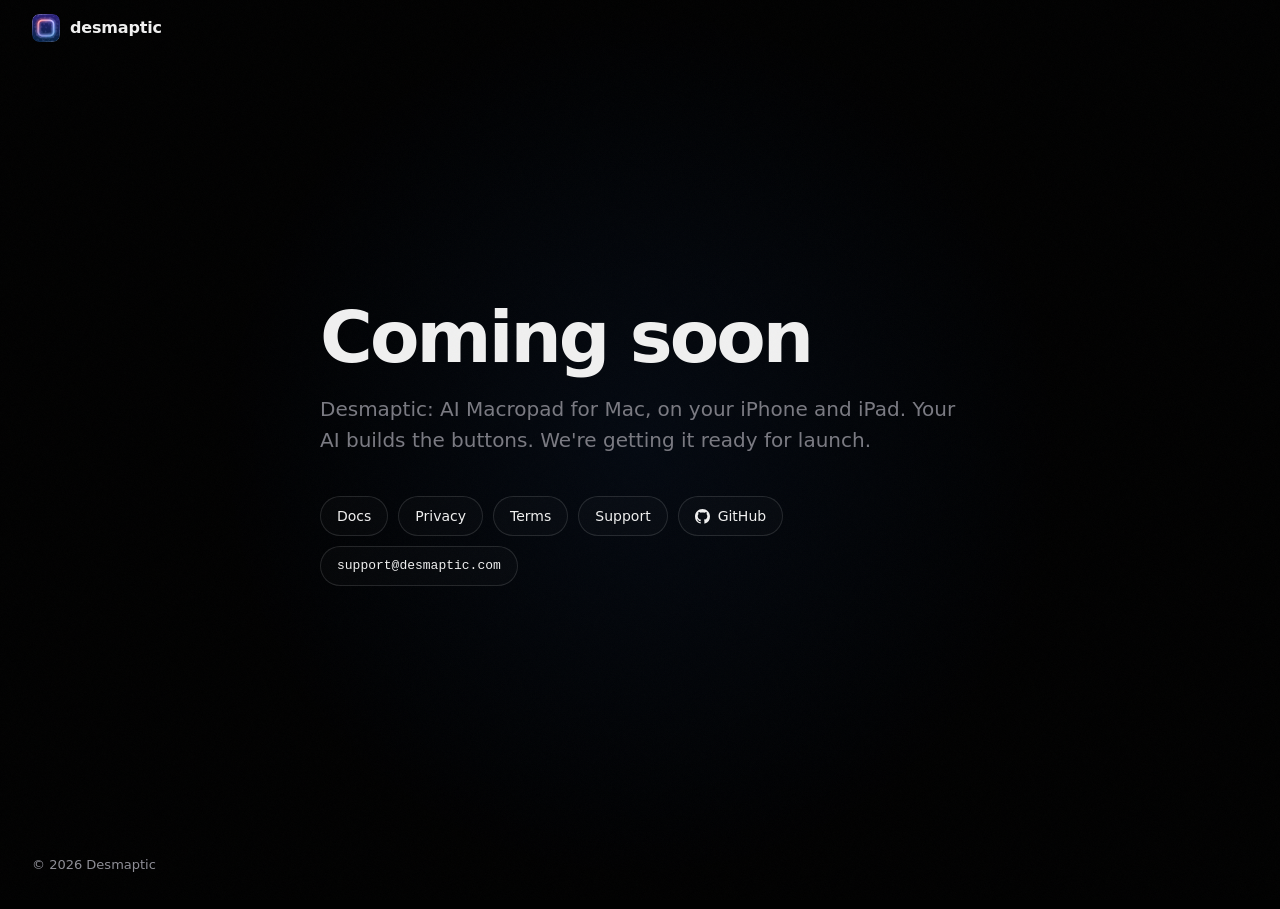
<file: index.html>
<!DOCTYPE html>
<html lang="en">
<head>
  <meta charset="UTF-8">
  <meta name="viewport" content="width=device-width, initial-scale=1.0">
  <title>Desmaptic: AI Macropad for Mac — Coming soon</title>
  <meta name="description" content="Buttons &amp; widgets for anything: big buttons and live widgets for your Mac, on your iPhone or iPad. Ask Claude, ChatGPT or Codex for a button or a whole page: new buttons wait for your Accept. Free with two profiles.">
  <meta name="robots" content="noindex">

  <!-- Open Graph -->
  <meta property="og:type" content="website">
  <meta property="og:site_name" content="Desmaptic">
  <meta property="og:url" content="https://desmaptic.com/">
  <meta property="og:title" content="Desmaptic: AI Macropad for Mac — Coming soon">
  <meta property="og:description" content="Buttons &amp; widgets for anything: big buttons and live widgets for your Mac, on your iPhone or iPad. Ask Claude, ChatGPT or Codex for a button or a whole page: new buttons wait for your Accept. Free with two profiles.">
  <meta property="og:image" content="https://desmaptic.com/assets/og-soon.jpg">
  <meta property="og:image:width" content="1200">
  <meta property="og:image:height" content="630">
  <meta property="og:image:alt" content="Desmaptic — coming soon">

  <!-- Twitter -->
  <meta name="twitter:card" content="summary_large_image">
  <meta name="twitter:title" content="Desmaptic: AI Macropad for Mac — Coming soon">
  <meta name="twitter:description" content="Buttons &amp; widgets for anything: big buttons and live widgets for your Mac, on your iPhone or iPad. Ask Claude, ChatGPT or Codex for a button or a whole page: new buttons wait for your Accept. Free with two profiles.">
  <meta name="twitter:image" content="https://desmaptic.com/assets/og-soon.jpg">

  <link rel="icon" type="image/png" sizes="32x32" href="/assets/favicon-32.png">
  <link rel="icon" type="image/png" sizes="16x16" href="/assets/favicon-16.png">
  <link rel="apple-touch-icon" sizes="180x180" href="/assets/apple-touch-icon.png">
  <link rel="icon" href="/assets/favicon.ico" sizes="any">
  <meta name="theme-color" content="#000000">
  <link rel="manifest" href="/site.webmanifest">

  <link rel="stylesheet" href="/assets/style.css?v=20261001">

  <!-- Holding page: the home page while the site is being reworked -->
  <style>
    .soon {
      min-height: 100vh;
      min-height: 100svh;
      display: flex;
      flex-direction: column;
      padding: 0 32px;
    }

    .soon-head {
      height: 56px;
      display: flex;
      align-items: center;
      animation: fadeUp 0.7s cubic-bezier(0.16, 1, 0.3, 1) 0.1s both;
    }
    .soon-head .nav-logo { color: var(--text-primary); }

    .soon-main {
      flex: 1;
      display: flex;
      flex-direction: column;
      justify-content: center;
      max-width: 640px;
      width: 100%;
      margin: 0 auto;
      padding: 64px 0;
      position: relative;
    }
    /* A still, faint aura behind the text: no moving background */
    .soon-main::before {
      content: '';
      position: absolute;
      left: -20%;
      top: 50%;
      width: 140%;
      height: 120%;
      transform: translateY(-50%);
      background: radial-gradient(closest-side, var(--accent-subtle), transparent);
      pointer-events: none;
      z-index: -1;
    }


    .soon-main h1 {
      font-family: var(--display);
      font-weight: 700;
      font-size: clamp(2.75rem, 9vw, 4.5rem);
      line-height: 1.02;
      letter-spacing: -0.04em;
      margin-bottom: 20px;
    }

    .soon-lede {
      font-size: clamp(1.0625rem, 2.4vw, 1.25rem);
      line-height: 1.55;
      color: var(--text-secondary);
      max-width: 34em;
      margin-bottom: 40px;
    }

    .soon-links {
      display: flex;
      flex-wrap: wrap;
      gap: 10px;
      list-style: none;
    }
    .soon-links a {
      display: inline-flex;
      align-items: center;
      min-height: 40px;
      padding: 0 16px;
      font-size: 0.875rem;
      color: var(--text-primary);
      border: 1px solid var(--border-hover);
      border-radius: 999px;
      background: rgba(255, 255, 255, 0.02);
      transition: border-color 0.2s, background 0.2s;
    }
    .soon-links a:hover {
      border-color: rgba(255, 255, 255, 0.24);
      background: rgba(255, 255, 255, 0.05);
    }
    .soon-links .soon-mail { font-family: var(--mono); font-size: 0.8125rem; }
    .soon-links .gh-link { gap: 8px; }
    .soon-links .gh-link svg { flex: none; }

    .soon-main h1     { animation: fadeUp 0.7s cubic-bezier(0.16, 1, 0.3, 1) 0.3s both; }
    .soon-lede        { animation: fadeUp 0.7s cubic-bezier(0.16, 1, 0.3, 1) 0.4s both; }
    .soon-links       { animation: fadeUp 0.7s cubic-bezier(0.16, 1, 0.3, 1) 0.5s both; }

    .soon-foot {
      padding: 24px 0;
      font-size: 0.8125rem;
      color: var(--text-tertiary);
    }

    @media (max-width: 768px) {
      .soon { padding: 0 20px; }
      .soon-main { padding: 40px 0; }
    }
  </style>
</head>
<body>

  <a class="skip-link" href="#main">Skip to content</a>

  <div class="soon">
    <header class="soon-head">
      <span class="nav-logo">
        <img src="/assets/icon-96.png" alt="" width="28" height="28">
        desmaptic
      </span>
    </header>

    <main class="soon-main" id="main">
      <h1>Coming soon</h1>
      <p class="soon-lede">Desmaptic: AI Macropad for Mac, on your iPhone and iPad. Your AI builds the buttons. We're getting it ready for launch.</p>
      <ul class="soon-links">
        <li><a href="/docs">Docs</a></li>
        <li><a href="/privacy">Privacy</a></li>
        <li><a href="/terms">Terms</a></li>
        <li><a href="/support">Support</a></li>
        <li><a class="gh-link" href="https://github.com/desmaptic" aria-label="Desmaptic on GitHub"><svg width="15" height="15" viewBox="0 0 16 16" fill="currentColor" aria-hidden="true"><path d="M8 0c4.42 0 8 3.58 8 8a8.013 8.013 0 0 1-5.45 7.59c-.4.08-.55-.17-.55-.38 0-.27.01-1.13.01-2.2 0-.75-.25-1.23-.54-1.48 1.78-.2 3.65-.88 3.65-3.95 0-.88-.31-1.59-.82-2.15.08-.2.36-1.02-.08-2.12 0 0-.67-.22-2.2.82-.64-.18-1.32-.27-2-.27-.68 0-1.36.09-2 .27-1.53-1.03-2.2-.82-2.2-.82-.44 1.1-.16 1.92-.08 2.12-.51.56-.82 1.28-.82 2.15 0 3.06 1.86 3.75 3.64 3.95-.23.2-.44.55-.51 1.07-.46.21-1.61.55-2.33-.66-.15-.24-.6-.83-1.23-.82-.67.01-.27.38.01.53.34.19.73.9.82 1.13.16.45.68 1.31 2.69.94 0 .67.01 1.3.01 1.49 0 .21-.15.45-.55.38A7.995 7.995 0 0 1 0 8c0-4.42 3.58-8 8-8Z"/></svg>GitHub</a></li>
        <li><a class="soon-mail" href="mailto:support@desmaptic.com">support@desmaptic.com</a></li>
      </ul>
    </main>

    <footer class="soon-foot">&copy; 2026 Desmaptic</footer>
  </div>

  <!-- Cloudflare Web Analytics --><script type='module' src='https://static.cloudflareinsights.com/beacon.min.js' data-cf-beacon='{"token": "d238867a7ea24ca4a051cca75ecae123"}'></script><!-- End Cloudflare Web Analytics -->
</body>
</html>
</file>
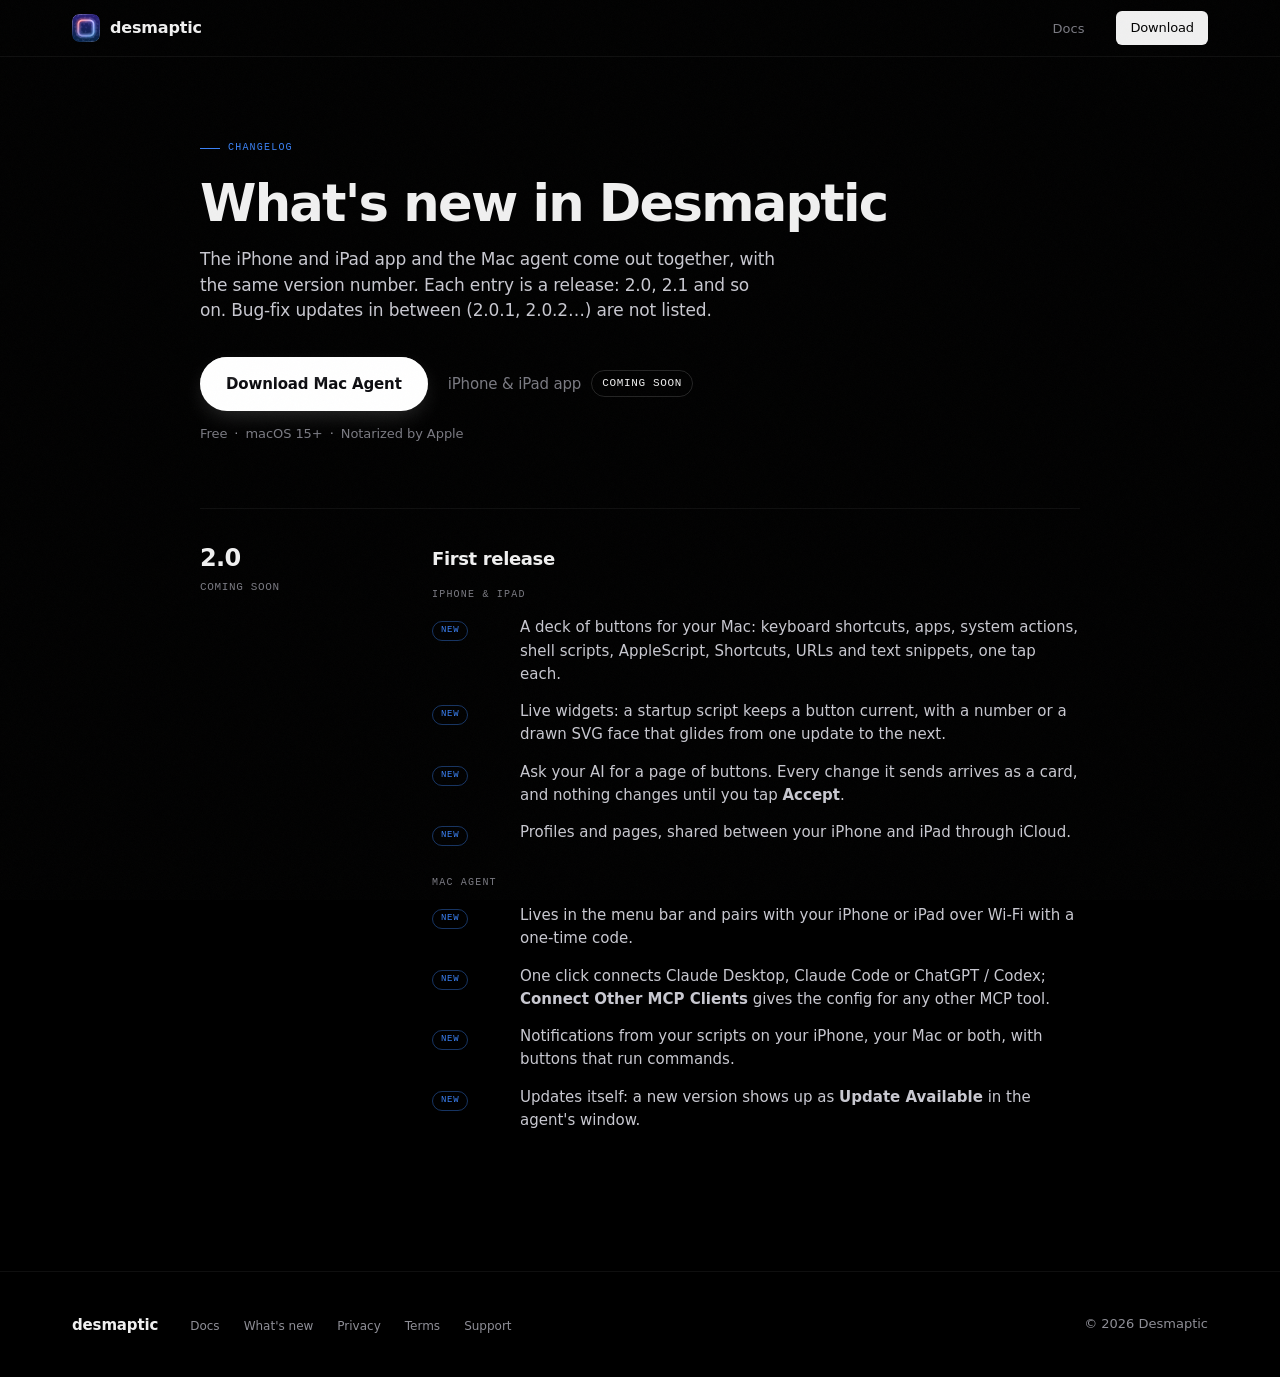
<file: changelog/index.html>
<!DOCTYPE html>
<html lang="en">
<head>
  <meta charset="UTF-8">
  <meta name="viewport" content="width=device-width, initial-scale=1.0">
  <title>What's New in Desmaptic — Desmaptic</title>
  <meta name="description" content="What's new in Desmaptic for iPhone, iPad and Mac, release by release: what each version adds, improves and fixes.">
  <meta name="robots" content="noindex">

  <!-- Open Graph -->
  <meta property="og:type" content="website">
  <meta property="og:site_name" content="Desmaptic">
  <meta property="og:url" content="https://desmaptic.com/changelog/">
  <meta property="og:title" content="What's New in Desmaptic">
  <meta property="og:description" content="What's new in Desmaptic for iPhone, iPad and Mac, release by release: what each version adds, improves and fixes.">
  <meta property="og:image" content="https://desmaptic.com/assets/og-image.jpg">

  <!-- Twitter -->
  <meta name="twitter:card" content="summary_large_image">
  <meta name="twitter:title" content="What's New in Desmaptic">
  <meta name="twitter:description" content="What's new in Desmaptic for iPhone, iPad and Mac, release by release: what each version adds, improves and fixes.">
  <meta name="twitter:image" content="https://desmaptic.com/assets/og-image.jpg">

  <link rel="icon" type="image/png" sizes="32x32" href="/assets/favicon-32.png">
  <link rel="icon" type="image/png" sizes="16x16" href="/assets/favicon-16.png">
  <link rel="apple-touch-icon" sizes="180x180" href="/assets/apple-touch-icon.png">
  <link rel="icon" href="/assets/favicon.ico" sizes="any">
  <meta name="theme-color" content="#000000">
  <link rel="manifest" href="/site.webmanifest">

  <link rel="stylesheet" href="/assets/style.css?v=20261007c">

  <!-- A phone or tablet can't run the Mac agent: before the first paint, so the download buttons show "Send link to Mac" at once -->
  <script>
    if (/iPhone|iPad|iPod|Android/.test(navigator.userAgent) || (navigator.platform === 'MacIntel' && navigator.maxTouchPoints > 1)) {
      document.documentElement.classList.add('handheld');
    }
  </script>
</head>
<body>

  <a class="skip-link" href="#main">Skip to content</a>

  <nav class="nav" role="navigation" aria-label="Main navigation">
    <div class="container">
      <a href="/" class="nav-logo" aria-label="Desmaptic home">
        <img src="/assets/icon-96.png" alt="" width="28" height="28">
        desmaptic
      </a>
      <ul class="nav-links nav-compact">
        <li><a href="/docs">Docs</a></li>
        <li>
          <a href="/download/" class="nav-cta" data-send-to-mac><span class="only-mac">Download</span><span class="only-handheld">Send to Mac</span></a>
        </li>
      </ul>
    </div>
  </nav>

  <main class="changelog container" id="main">
    <header class="changelog-head">
      <div class="label">Changelog</div>
      <h1>What's new in Desmaptic</h1>
      <p class="changelog-lede">The iPhone and iPad app and the Mac agent come out together, with the same version number. Each entry is a release: 2.0, 2.1 and so on. Bug-fix updates in between (2.0.1, 2.0.2…) are not listed.</p>
      <div class="changelog-actions">
        <a href="/download/" class="btn-primary" data-send-to-mac>
          <span class="only-mac">Download Mac Agent</span><span class="only-handheld">Send link to Mac</span>
        </a>
        <span class="soon-note">iPhone &amp; iPad app <span class="soon-tag">Coming soon</span></span>
        <!-- Trust line: version and size come from the latest GitHub release (assets/agent-download.js) -->
        <p class="trust-line">
          <span>Free</span>
          <span data-release-item hidden><a href="/changelog/" data-release="version" title="What's new in this version"></a></span>
          <span data-release-item data-release="size" hidden></span>
          <span>macOS 15+</span>
          <span title="Signed with a Developer ID and checked for malware by Apple">Notarized by Apple</span>
        </p>
      </div>
    </header>

    <!-- One <li class="release"> per release, newest first: major and minor versions only (2.0, 2.1…), bug-fix updates are not listed.
         id and data-release-entry = "v" + major.minor (v2.0). assets/agent-download.js reads the GitHub releases: it writes the date of
         the first release of that version into <time data-release-date> ("Coming soon" until then), tags the entry of the latest
         release "Latest", and the trust line links to it. Two groups per release: the iPhone & iPad app, the Mac agent.
         Kinds: <span class="change-kind is-new">New</span>, <span class="change-kind">Improved</span>, <span class="change-kind">Changed</span>, <span class="change-kind is-fixed">Fixed</span> -->
    <ol class="releases">
      <li class="release" id="v2.0" data-release-entry="v2.0">
        <div class="release-meta">
          <h2 class="release-version"><a href="#v2.0">2.0</a></h2>
          <time class="release-date" data-release-date>Coming soon</time>
          <span class="release-latest">Latest</span>
        </div>
        <div class="release-body">
          <p class="release-title">First release</p>
          <h3 class="release-group">iPhone &amp; iPad</h3>
          <ul class="release-changes">
            <li><span class="change-kind is-new">New</span><span>A deck of buttons for your Mac: keyboard shortcuts, apps, system actions, shell scripts, AppleScript, Shortcuts, URLs and text snippets, one tap each.</span></li>
            <li><span class="change-kind is-new">New</span><span>Live widgets: a startup script keeps a button current, with a number or a drawn SVG face that glides from one update to the next.</span></li>
            <li><span class="change-kind is-new">New</span><span>Ask your AI for a page of buttons. Every change it sends arrives as a card, and nothing changes until you tap <b>Accept</b>.</span></li>
            <li><span class="change-kind is-new">New</span><span>Profiles and pages, shared between your iPhone and iPad through iCloud.</span></li>
          </ul>
          <h3 class="release-group">Mac agent</h3>
          <ul class="release-changes">
            <li><span class="change-kind is-new">New</span><span>Lives in the menu bar and pairs with your iPhone or iPad over Wi-Fi with a one-time code.</span></li>
            <li><span class="change-kind is-new">New</span><span>One click connects Claude Desktop, Claude Code or ChatGPT / Codex; <b>Connect Other MCP Clients</b> gives the config for any other MCP tool.</span></li>
            <li><span class="change-kind is-new">New</span><span>Notifications from your scripts on your iPhone, your Mac or both, with buttons that run commands.</span></li>
            <li><span class="change-kind is-new">New</span><span>Updates itself: a new version shows up as <b>Update Available</b> in the agent's window.</span></li>
          </ul>
        </div>
      </li>
    </ol>
  </main>

  <footer class="footer">
    <div class="container">
      <div class="footer-left">
        <span class="footer-logo">desmaptic</span>
        <ul class="footer-links">
          <li><a href="/docs">Docs</a></li>
          <li><a href="/changelog/" aria-current="page">What's new</a></li>
          <li><a href="/privacy">Privacy</a></li>
          <li><a href="/terms">Terms</a></li>
          <li><a href="/support">Support</a></li>
        </ul>
      </div>
      <div class="footer-right">&copy; 2026 Desmaptic</div>
    </div>
  </footer>

  <script src="/assets/agent-download.js?v=20261007" defer></script>
  <!-- Cloudflare Web Analytics --><script type='module' src='https://static.cloudflareinsights.com/beacon.min.js' data-cf-beacon='{"token": "d238867a7ea24ca4a051cca75ecae123"}'></script><!-- End Cloudflare Web Analytics -->
</body>
</html>
</file>
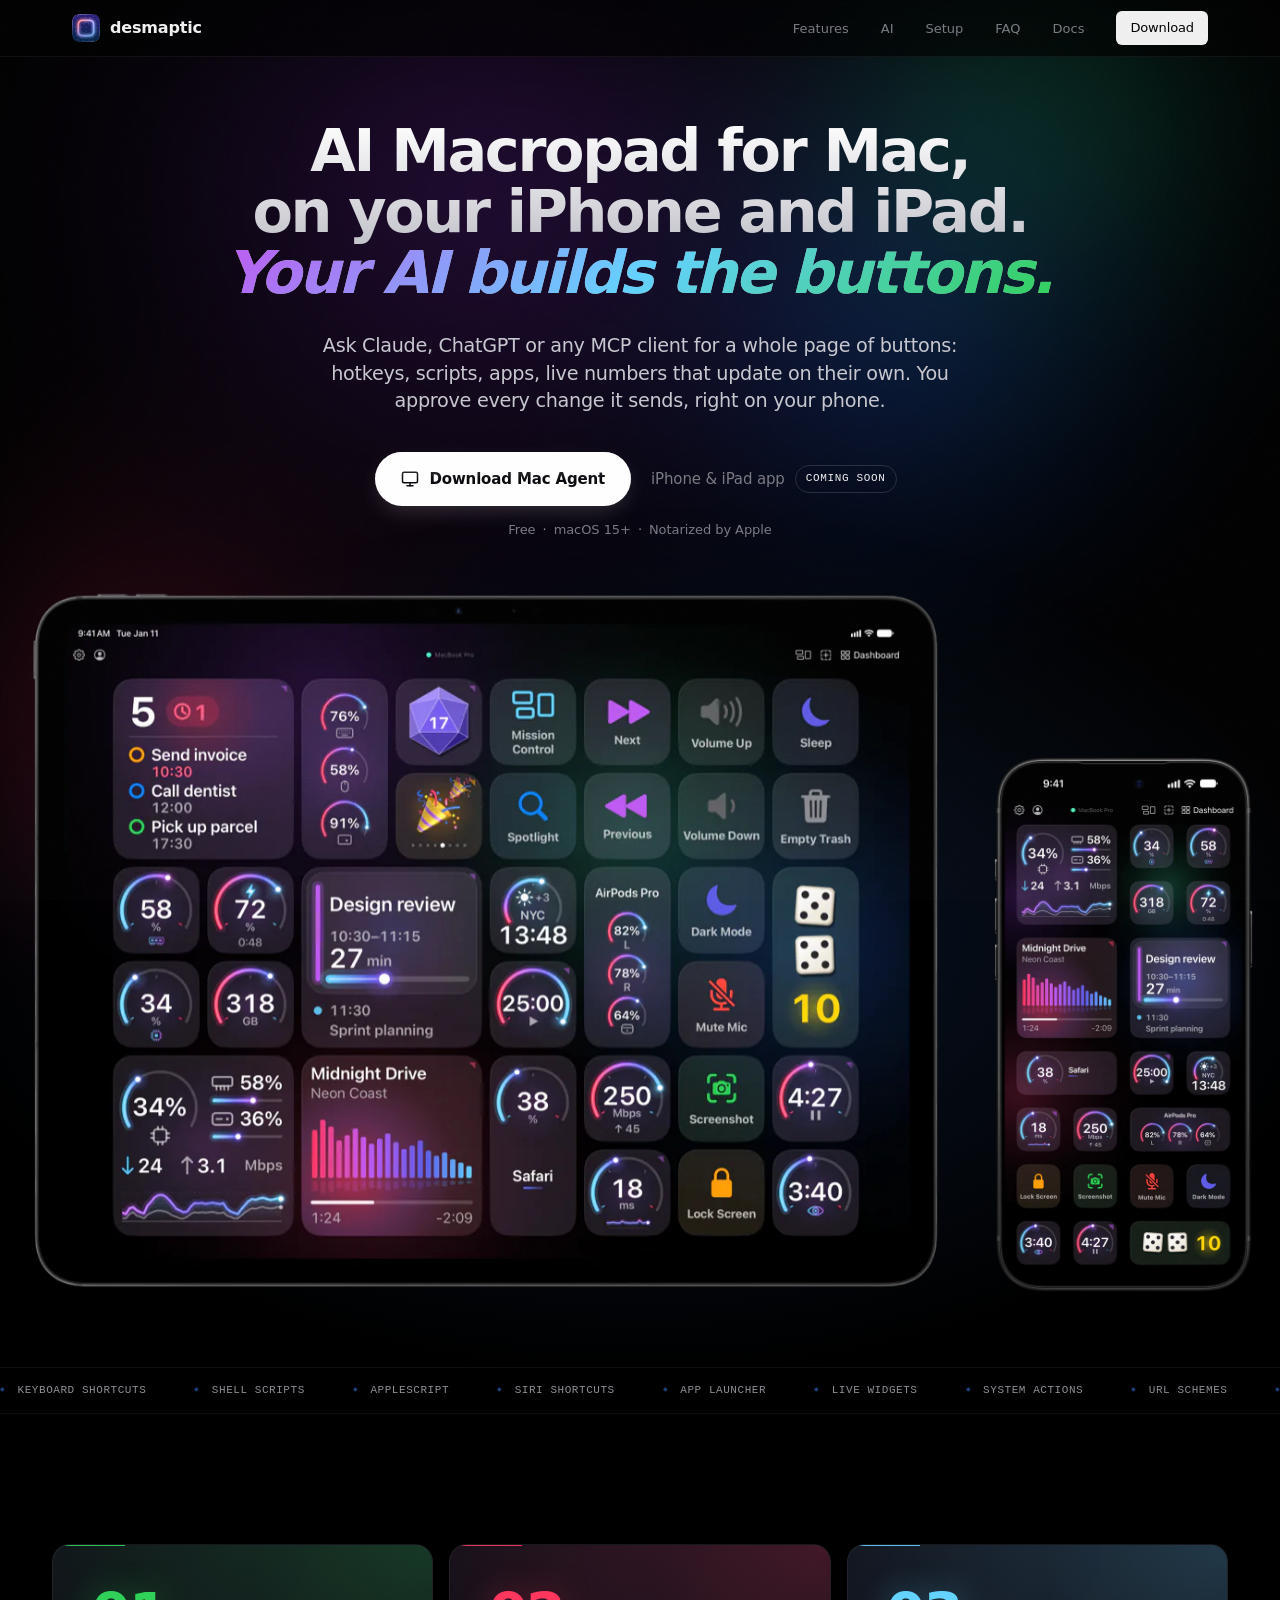
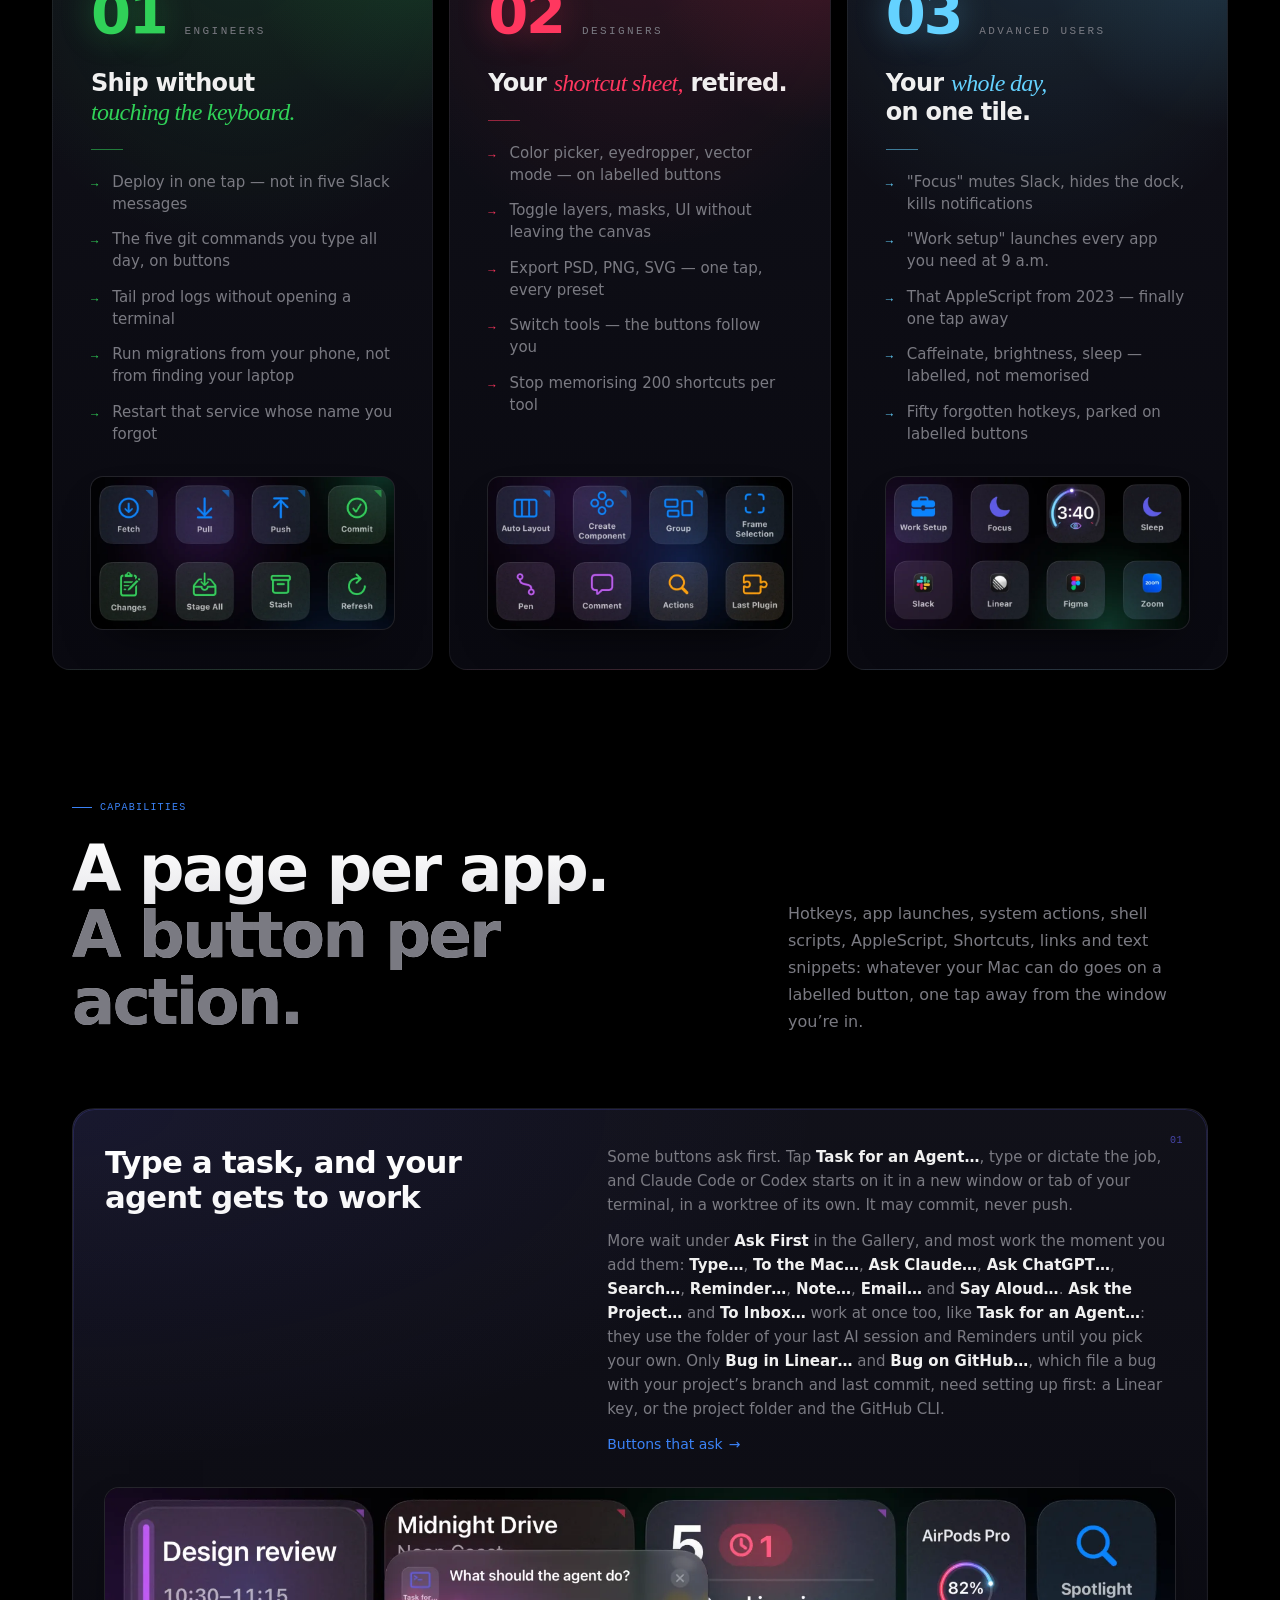
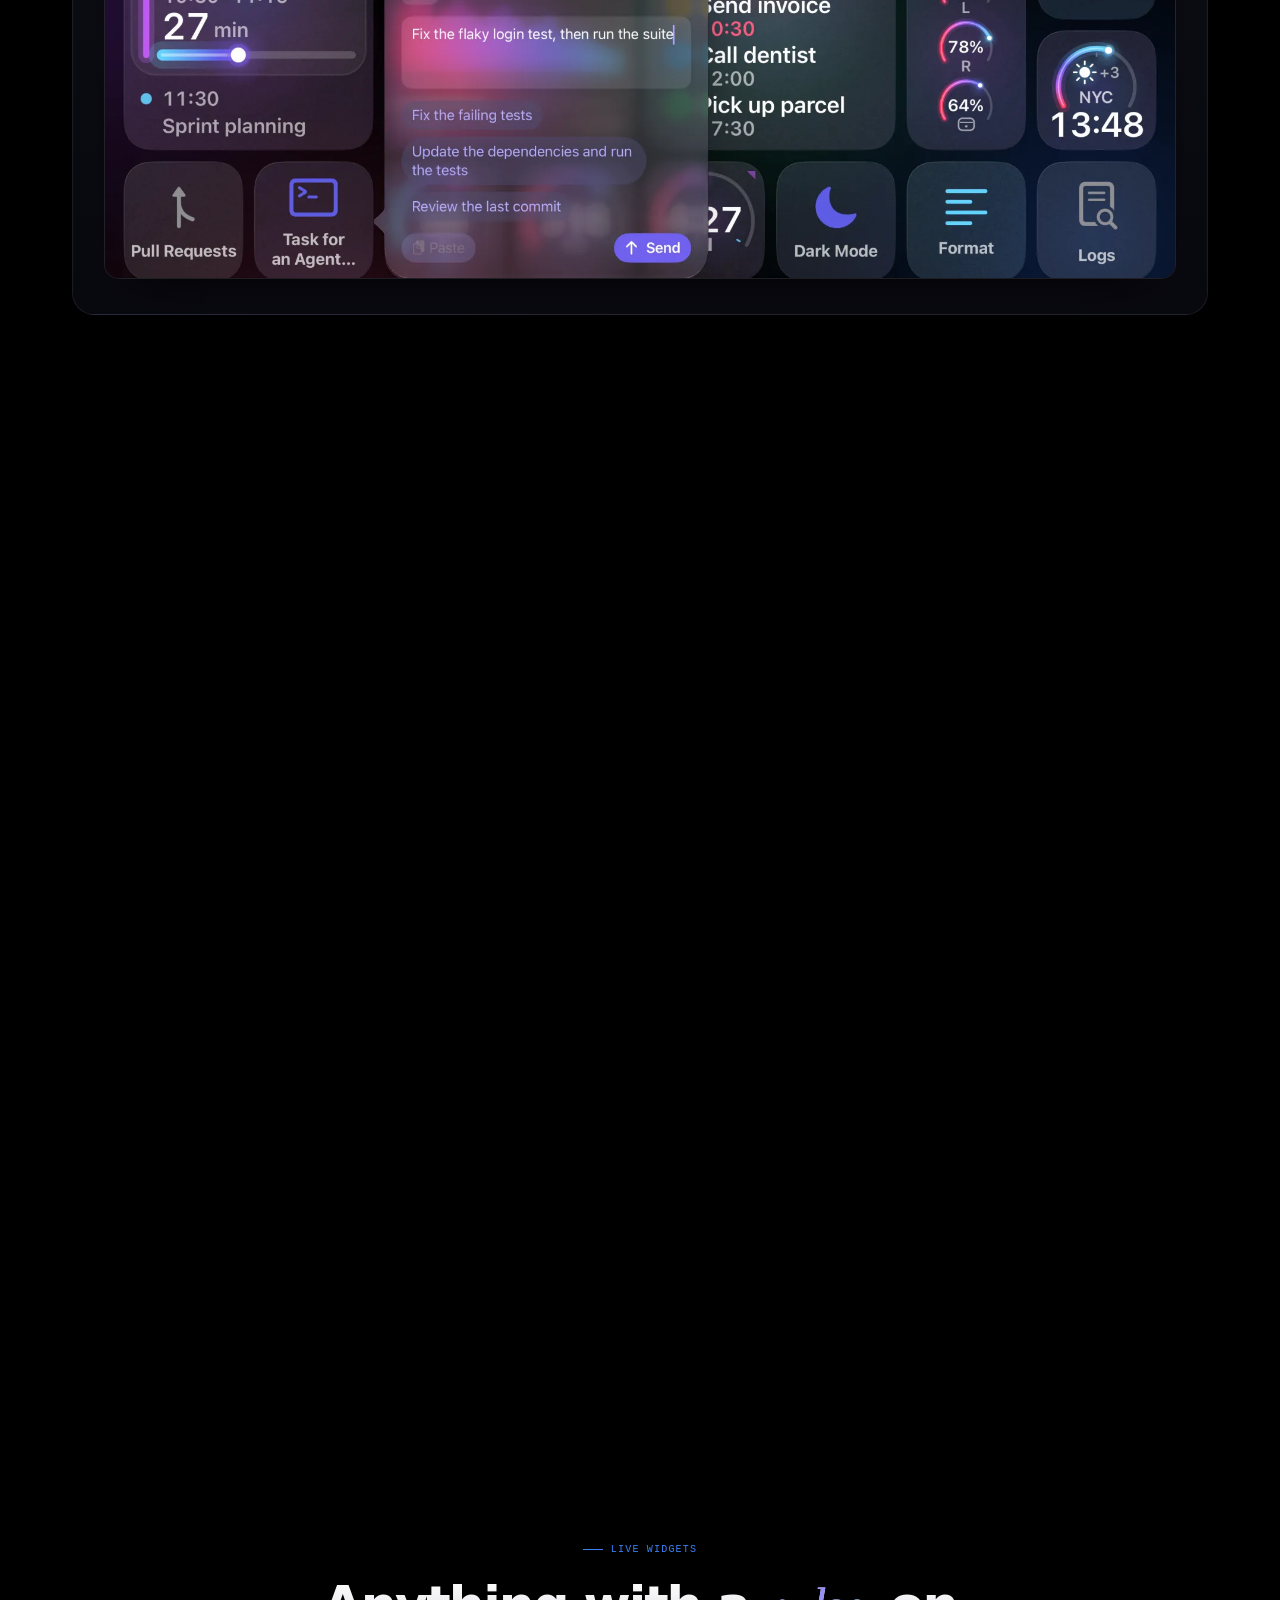
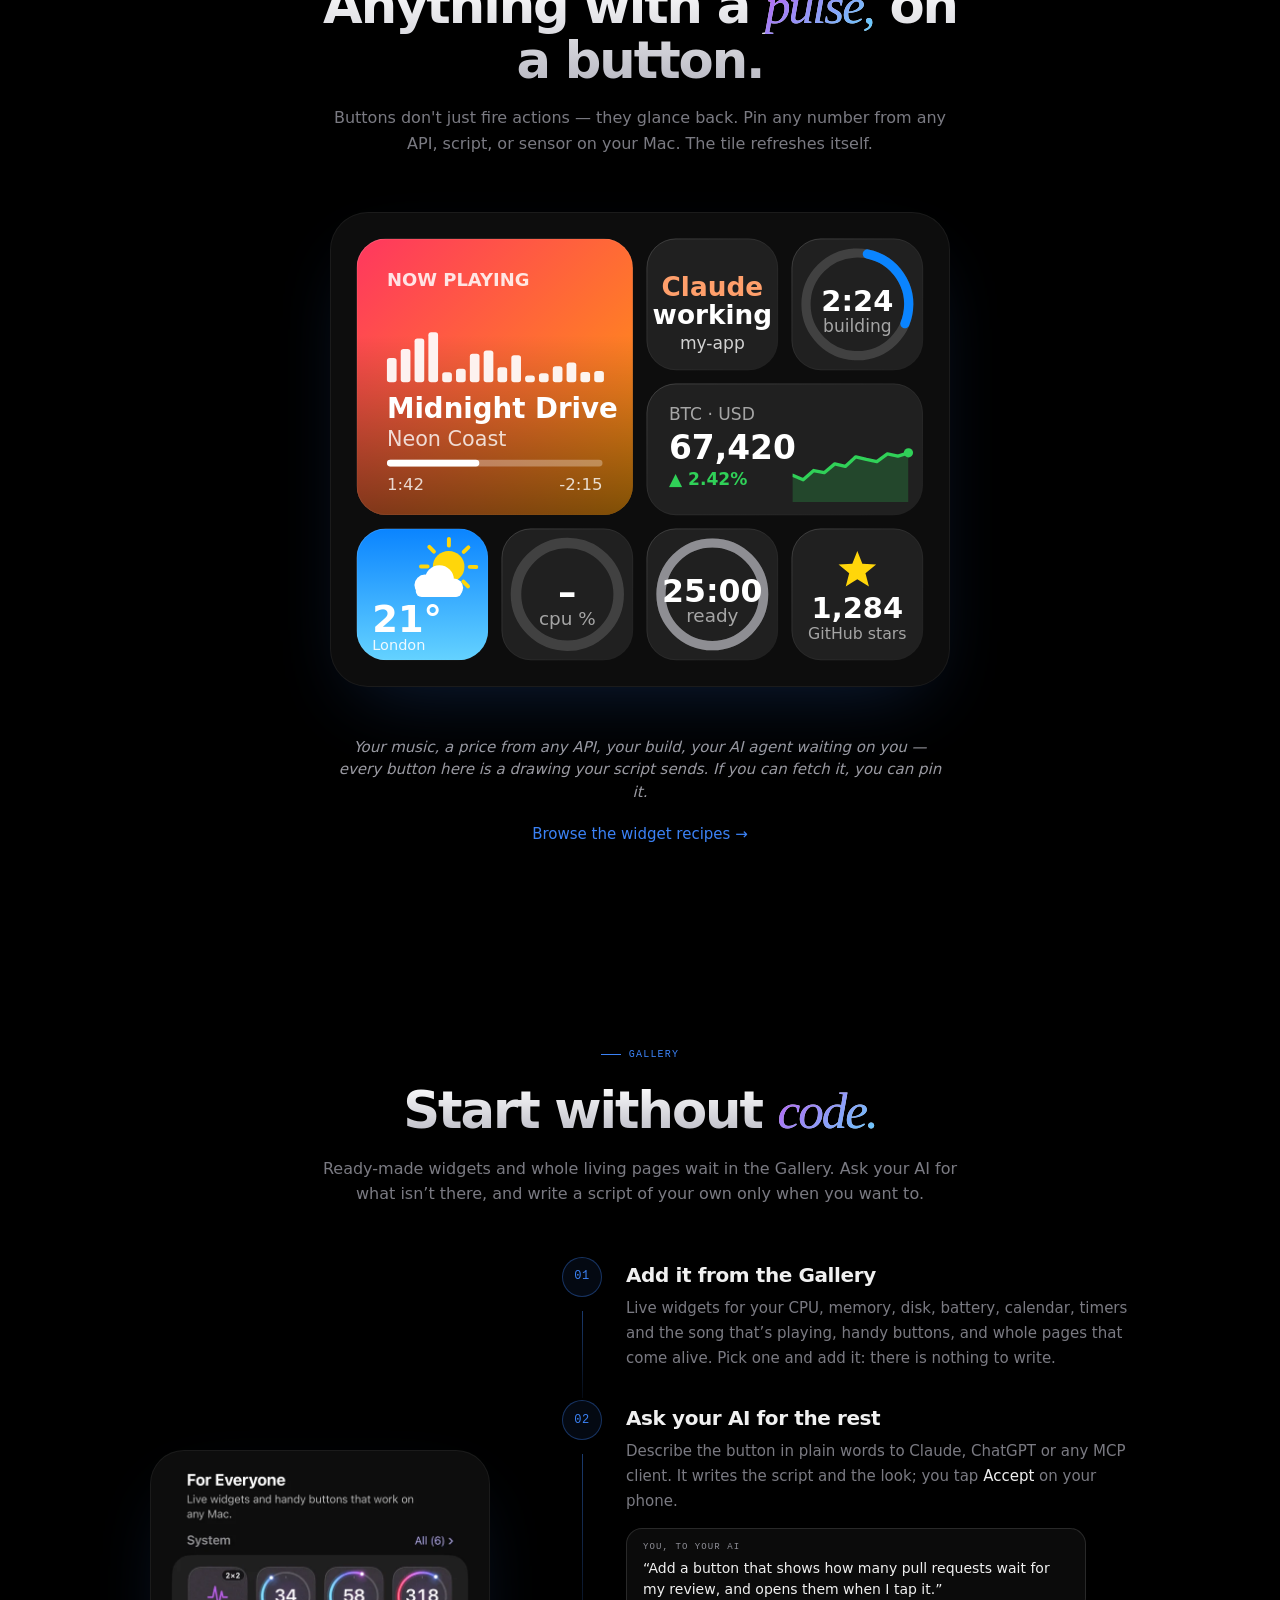
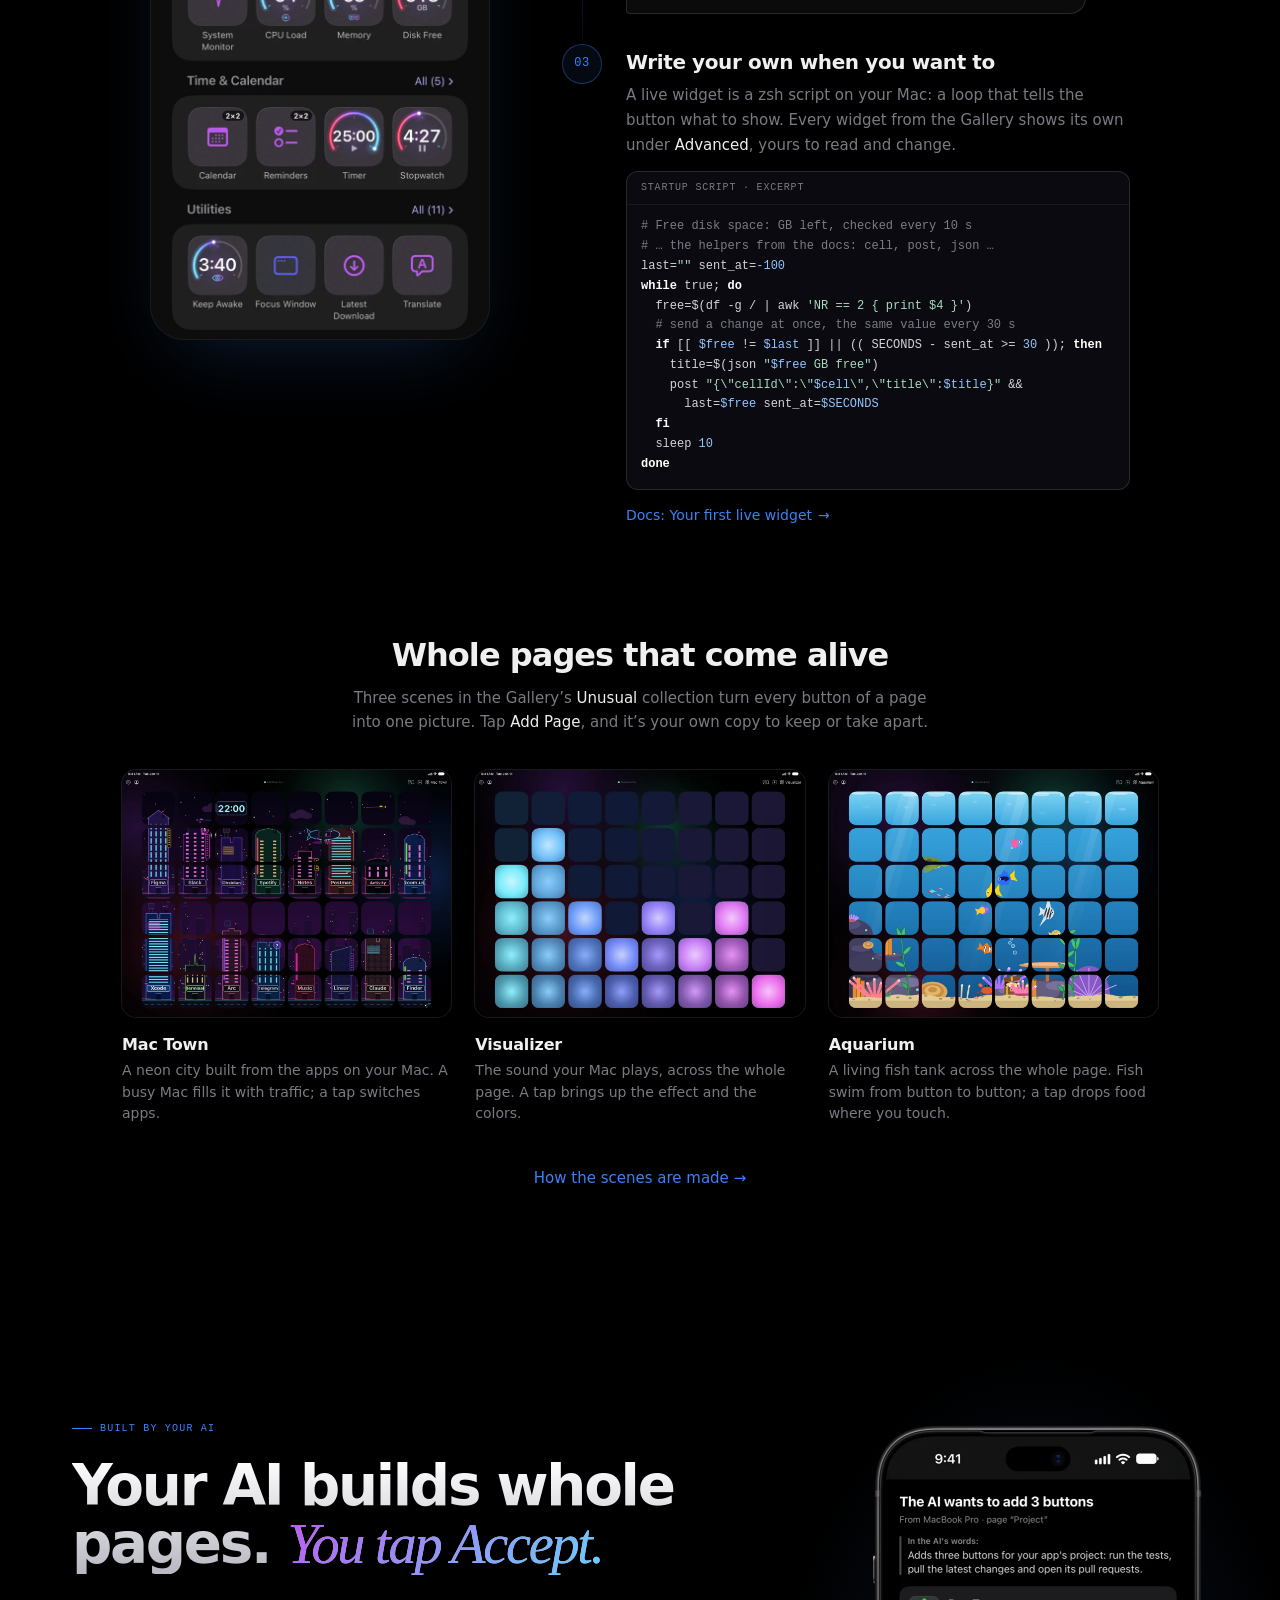
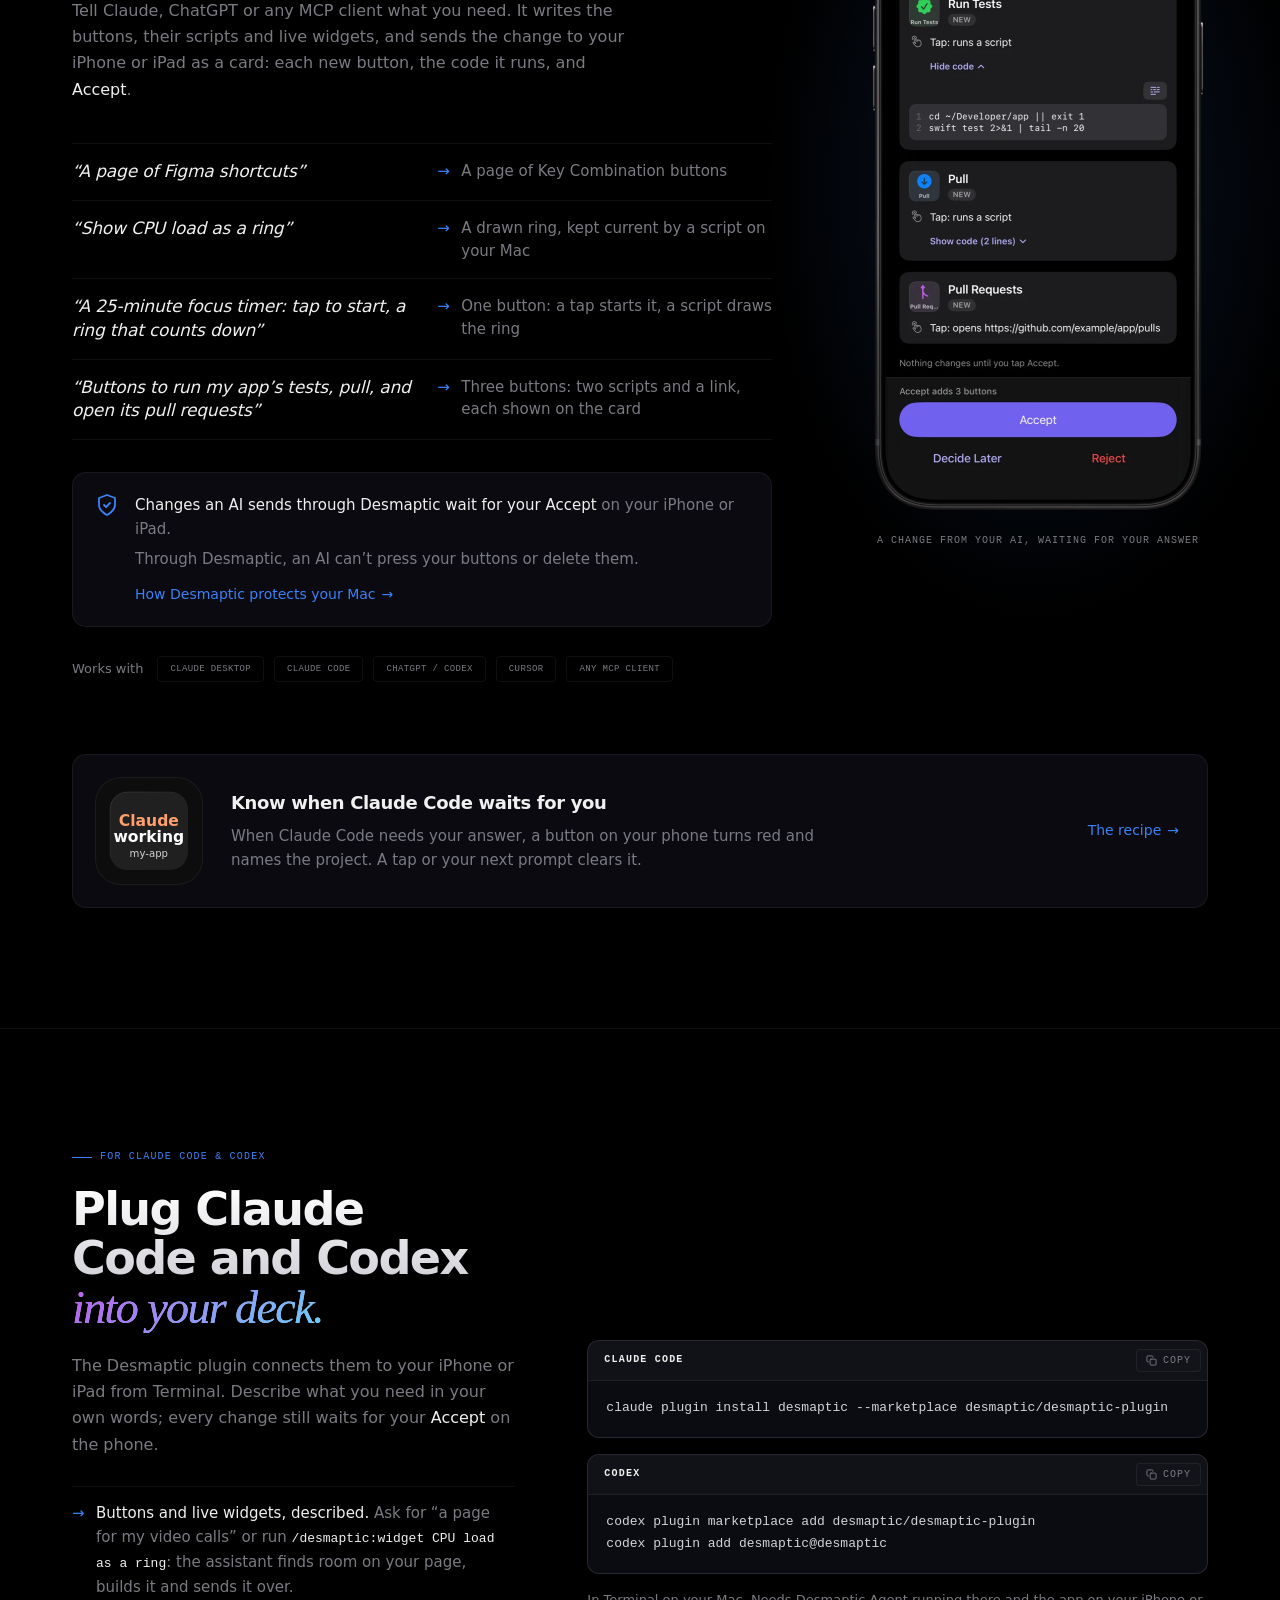
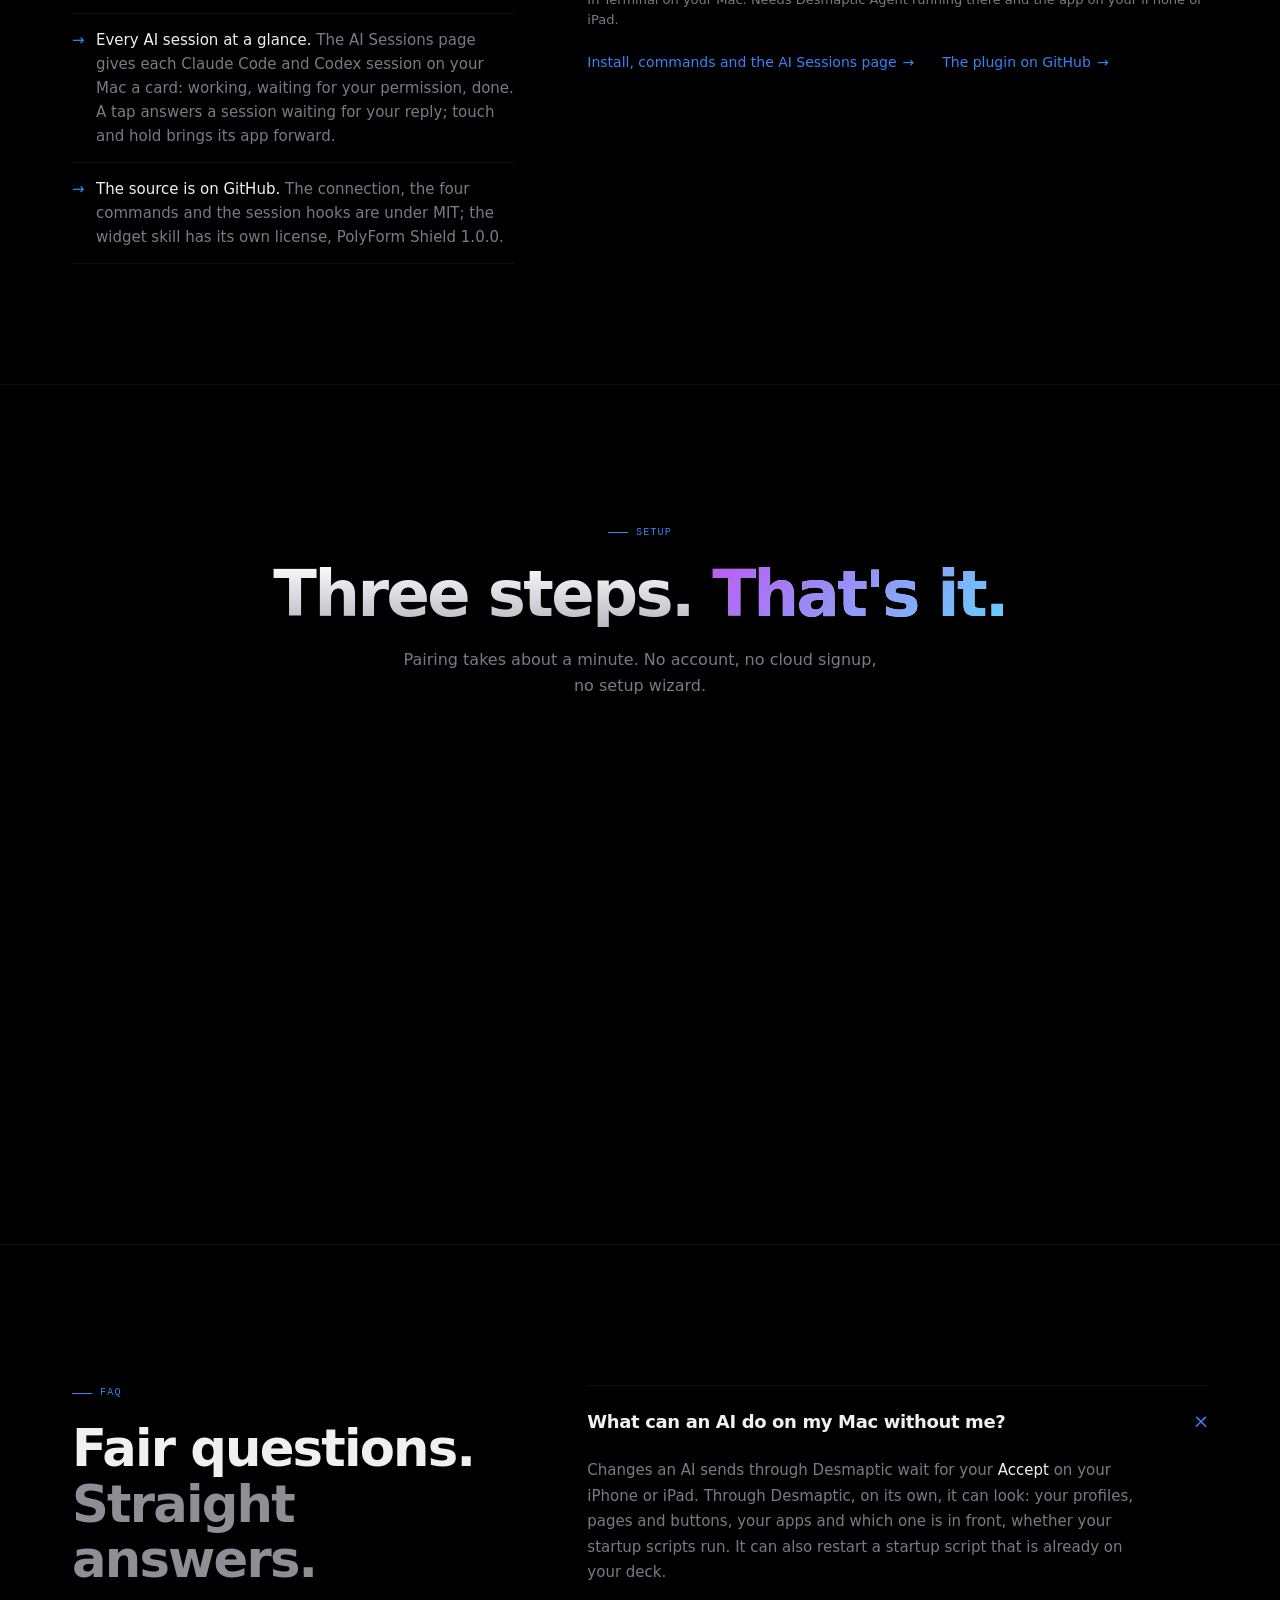
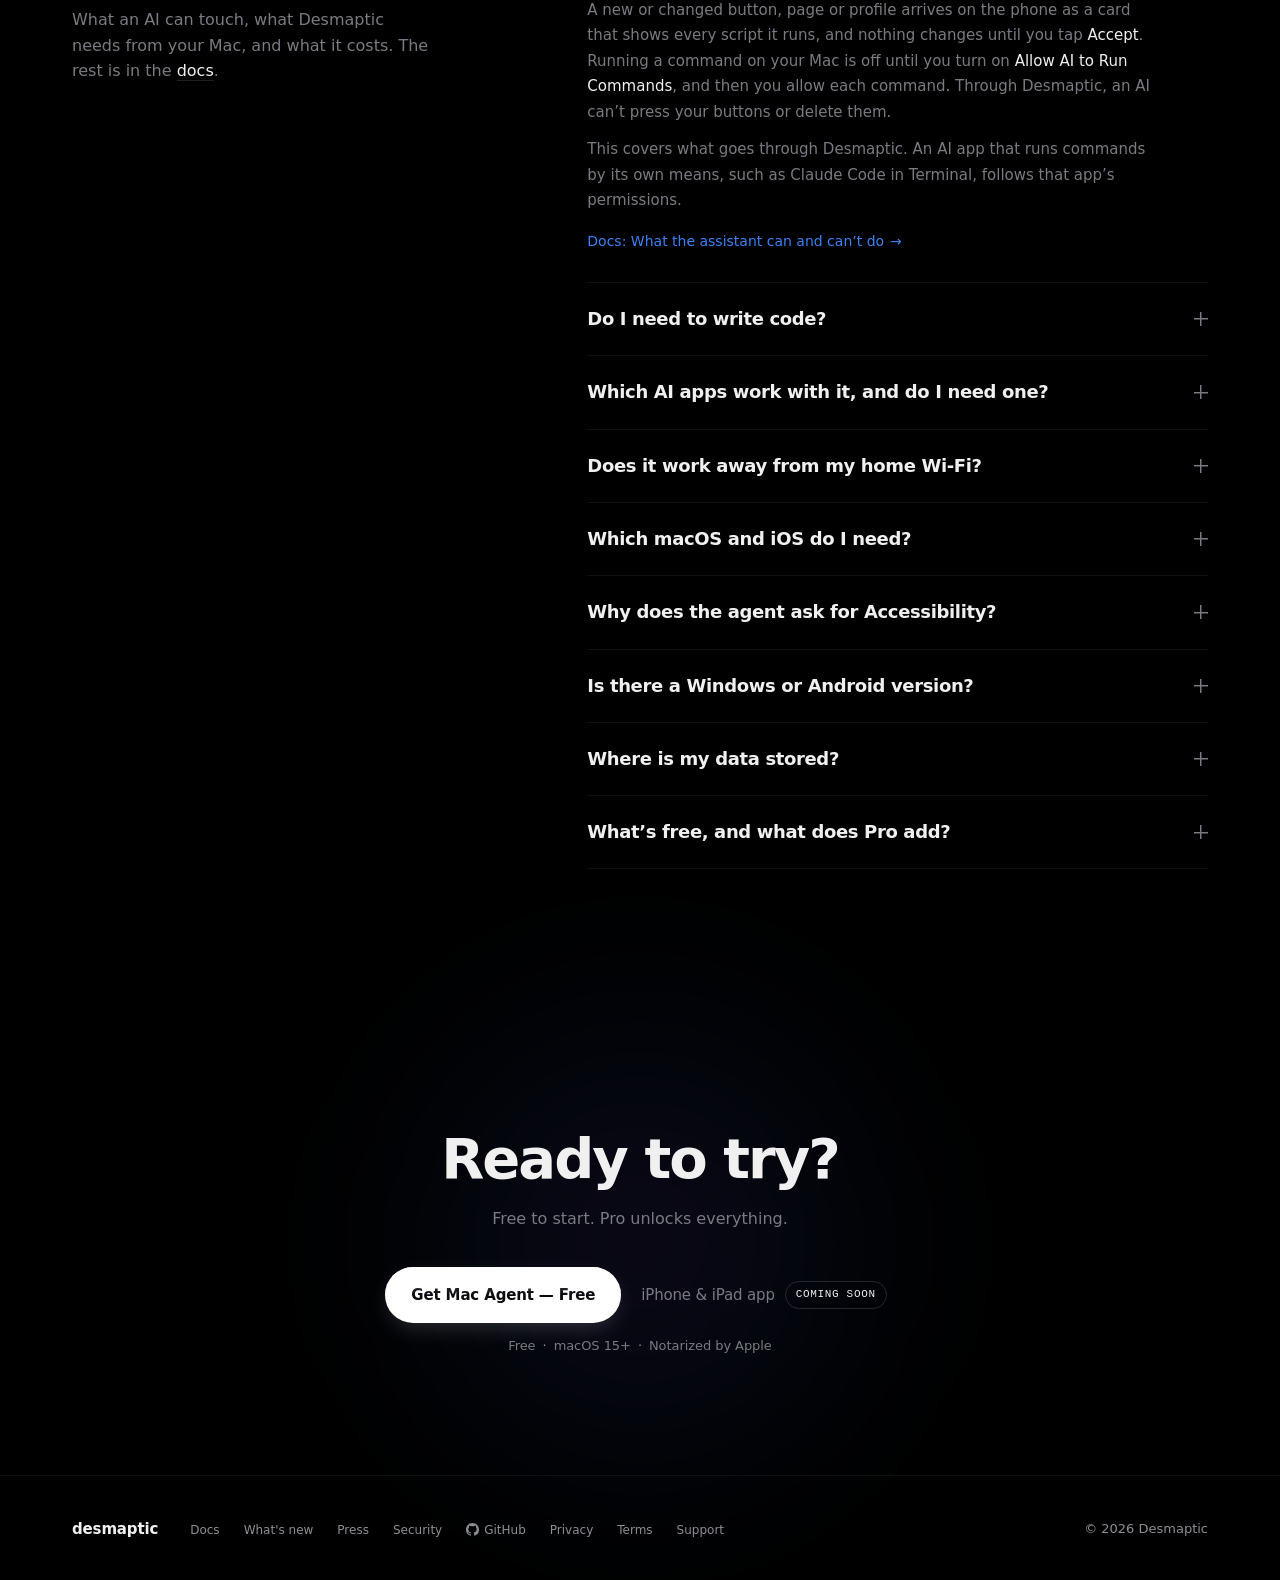
<file: next/index.html>
<!DOCTYPE html>
<html lang="en">
<head>
  <meta charset="UTF-8">
  <meta name="viewport" content="width=device-width, initial-scale=1.0">
  <title>Desmaptic: AI Macropad for Mac</title>
  <meta name="description" content="Buttons &amp; widgets for anything: big buttons and live widgets for your Mac, on your iPhone or iPad. Ask Claude, ChatGPT or Codex for a button or a whole page: new buttons wait for your Accept. Free with two profiles.">
  <meta name="robots" content="noindex">

  <!-- Open Graph -->
  <meta property="og:type" content="website">
  <meta property="og:site_name" content="Desmaptic">
  <meta property="og:url" content="https://desmaptic.com/">
  <meta property="og:title" content="Desmaptic: AI Macropad for Mac">
  <meta property="og:description" content="Buttons &amp; widgets for anything: big buttons and live widgets for your Mac, on your iPhone or iPad. Ask Claude, ChatGPT or Codex for a button or a whole page: new buttons wait for your Accept. Free with two profiles.">
  <meta property="og:image" content="https://desmaptic.com/assets/og-image.jpg">

  <!-- Twitter -->
  <meta name="twitter:card" content="summary_large_image">
  <meta name="twitter:title" content="Desmaptic: AI Macropad for Mac">
  <meta name="twitter:description" content="Buttons &amp; widgets for anything: big buttons and live widgets for your Mac, on your iPhone or iPad. Ask Claude, ChatGPT or Codex for a button or a whole page: new buttons wait for your Accept. Free with two profiles.">
  <meta name="twitter:image" content="https://desmaptic.com/assets/og-image.jpg">

  <link rel="icon" type="image/png" sizes="32x32" href="/assets/favicon-32.png">
  <link rel="icon" type="image/png" sizes="16x16" href="/assets/favicon-16.png">
  <link rel="apple-touch-icon" sizes="180x180" href="/assets/apple-touch-icon.png">
  <link rel="icon" href="/assets/favicon.ico" sizes="any">
  <meta name="theme-color" content="#000000">
  <link rel="manifest" href="/site.webmanifest">

  <link rel="stylesheet" href="/assets/style.css?v=20261013">
  <!-- Without JS nothing reveals the sections: show them as they are -->
  <noscript><style>.reveal { opacity: 1; transform: none; }</style></noscript>

  <!-- A phone or tablet can't run the Mac agent: before the first paint, so the download buttons show "Send link to Mac" at once -->
  <script>
    if (/iPhone|iPad|iPod|Android/.test(navigator.userAgent) || (navigator.platform === 'MacIntel' && navigator.maxTouchPoints > 1)) {
      document.documentElement.classList.add('handheld');
    }
  </script>

  <script type="application/ld+json">
  {
    "@context": "https://schema.org",
    "@type": "SoftwareApplication",
    "name": "Desmaptic",
    "applicationCategory": "ProductivityApplication",
    "operatingSystem": "iOS, iPadOS, macOS",
    "description": "Buttons & widgets for anything: big buttons and live widgets for your Mac, on your iPhone or iPad. Ask Claude, ChatGPT or Codex for a button or a whole page: new buttons wait for your Accept. Free with two profiles.",
    "url": "https://desmaptic.com/",
    "image": "https://desmaptic.com/assets/og-image.jpg",
    "offers": {
      "@type": "Offer",
      "price": "0",
      "priceCurrency": "USD"
    },
    "author": {
      "@type": "Person",
      "name": "Mikhail Zhukov"
    }
  }
  </script>
</head>
<body>

  <a class="skip-link" href="#main">Skip to content</a>

  <!-- Nav -->
  <nav class="nav" role="navigation" aria-label="Main navigation">
    <div class="container">
      <a href="/" class="nav-logo" aria-label="Desmaptic home">
        <img src="/assets/icon-96.png" alt="" width="28" height="28">
        desmaptic
      </a>
      <!-- .nav-compact: on a narrow screen the section links go, Docs and the button stay -->
      <ul class="nav-links nav-compact">
        <li class="nav-section"><a href="#features">Features</a></li>
        <li class="nav-section"><a href="#ai">AI</a></li>
        <li class="nav-section"><a href="#how-it-works">Setup</a></li>
        <li class="nav-section"><a href="#faq">FAQ</a></li>
        <li><a href="/docs">Docs</a></li>
        <li>
          <a href="/download/" class="nav-cta" data-send-to-mac><span class="only-mac">Download</span><span class="only-handheld">Send to Mac</span></a>
        </li>
      </ul>
    </div>
  </nav>

  <!-- Cosmos animated background (matches iOS app) -->
  <canvas id="cosmos-bg" aria-hidden="true"></canvas>

  <!-- Hero -->
  <section class="hero hero-duo" id="main">
    <div class="container">
      <div class="hero-content">
        <h1 class="hero-pitch">AI Macropad for Mac, on&nbsp;your iPhone and iPad.<br> <span class="accent">Your AI builds the&nbsp;buttons.</span></h1>
        <p class="hero-subtitle">Ask Claude, ChatGPT or any MCP client for a whole page of buttons: hotkeys, scripts, apps, live numbers that update on their own. You approve every change it sends, right on your&nbsp;phone.</p>
        <div class="hero-actions">
          <a href="/download/" class="btn-primary" data-send-to-mac>
            <svg class="only-mac" width="16" height="16" viewBox="0 0 24 24" fill="none" stroke="currentColor" stroke-width="2" stroke-linecap="round" stroke-linejoin="round" aria-hidden="true"><rect x="2" y="3" width="20" height="14" rx="2"/><line x1="8" y1="21" x2="16" y2="21"/><line x1="12" y1="17" x2="12" y2="21"/></svg>
            <svg class="only-handheld" width="16" height="16" viewBox="0 0 24 24" fill="none" stroke="currentColor" stroke-width="2" stroke-linecap="round" stroke-linejoin="round" aria-hidden="true"><path d="M4 12v8a2 2 0 0 0 2 2h12a2 2 0 0 0 2-2v-8"/><polyline points="16 6 12 2 8 6"/><line x1="12" y1="2" x2="12" y2="15"/></svg>
            <span class="only-mac">Download Mac Agent</span><span class="only-handheld">Send link to Mac</span>
          </a>
          <!-- The iOS app is not in the App Store yet: a note, not a button. On release, swap every .soon-note span (here, in the CTA and on /changelog/) for the official App Store badge and reword step 01 in Setup. -->
          <span class="soon-note">iPhone &amp; iPad app <span class="soon-tag">Coming soon</span></span>
          <!-- Trust line: version and size come from the latest GitHub release (assets/agent-download.js); without them the line still reads "Free · macOS 15+ · Notarized by Apple" -->
          <p class="trust-line">
            <span>Free</span>
            <span data-release-item hidden><a href="/changelog/" data-release="version" title="What's new in this version"></a></span>
            <span data-release-item data-release="size" hidden></span>
            <span>macOS 15+</span>
            <span title="Signed with a Developer ID and checked for malware by Apple">Notarized by Apple</span>
          </p>
        </div>
      </div>
      <div class="hero-visual">
        <!-- The deck as the app draws it, in Apple's own product bezels: whole, upright, side by side, at their real relative size; nothing over the devices. Under the text, wider than the container, so the buttons' labels read -->
        <div class="hero-devices">
          <img class="hero-ipad" src="/assets/deck-ipad.webp" srcset="/assets/deck-ipad-1000.webp 1000w, /assets/deck-ipad.webp 1400w, /assets/deck-ipad-2000.webp 2000w" sizes="(max-width: 520px) calc(100vw - 32px), (max-width: 768px) calc(75vw - 24px), min(990px, 75vw - 36px)" alt="A deck on iPad: gauges for CPU, memory, disk and battery, the next meeting, a world clock, the song playing and buttons for Mac actions" width="1400" height="1073" fetchpriority="high">
          <img class="hero-iphone" src="/assets/deck-iphone.webp" srcset="/assets/deck-iphone.webp 540w, /assets/deck-iphone-800.webp 800w" sizes="(max-width: 520px) max(28.7vw - 9px, 98px), (max-width: 768px) calc(21.5vw - 7px), min(284px, 21.5vw - 10px)" alt="The same deck on iPhone" width="540" height="1102">
        </div>
      </div>
    </div>
  </section>

  <!-- Marquee -->
  <div class="marquee" aria-hidden="true">
    <div class="marquee-track">
      <span class="marquee-item">Keyboard Shortcuts</span>
      <span class="marquee-item">Shell Scripts</span>
      <span class="marquee-item">AppleScript</span>
      <span class="marquee-item">Siri Shortcuts</span>
      <span class="marquee-item">App Launcher</span>
      <span class="marquee-item">Live Widgets</span>
      <span class="marquee-item">System Actions</span>
      <span class="marquee-item">URL Schemes</span>
      <span class="marquee-item">Text Snippets</span>
      <span class="marquee-item">MCP Integration</span>
      <span class="marquee-item">iCloud Sync</span>
      <span class="marquee-item">iPad Support</span>
      <!-- duplicate for seamless loop -->
      <span class="marquee-item">Keyboard Shortcuts</span>
      <span class="marquee-item">Shell Scripts</span>
      <span class="marquee-item">AppleScript</span>
      <span class="marquee-item">Siri Shortcuts</span>
      <span class="marquee-item">App Launcher</span>
      <span class="marquee-item">Live Widgets</span>
      <span class="marquee-item">System Actions</span>
      <span class="marquee-item">URL Schemes</span>
      <span class="marquee-item">Text Snippets</span>
      <span class="marquee-item">MCP Integration</span>
      <span class="marquee-item">iCloud Sync</span>
      <span class="marquee-item">iPad Support</span>
    </div>
  </div>

  <!-- For whom — 3 typographic glass cards (use cases) -->
  <section class="for-whom" id="for-whom">
    <div class="container">
      <div class="for-grid">

        <article class="for-card for-engineers reveal">
          <div class="for-meta">
            <span class="for-num">01</span>
            <span class="for-label">Engineers</span>
          </div>
          <h3 class="for-headline">Ship without <em>touching the keyboard.</em></h3>
          <span class="for-rule" aria-hidden="true"></span>
          <ul class="for-list">
            <li>Deploy in one tap — not in five Slack messages</li>
            <li>The five git commands you type all day, on buttons</li>
            <li>Tail prod logs without opening a terminal</li>
            <li>Run migrations from your phone, not from finding your laptop</li>
            <li>Restart that service whose name you forgot</li>
          </ul>
          <img class="for-shot" src="/assets/for-engineers.webp" alt="A Fork page on iPhone: Fetch, Pull, Push, Commit, Changes, Stage All, Stash and Refresh buttons" width="880" height="440" loading="lazy">
        </article>

        <article class="for-card for-designers reveal">
          <div class="for-meta">
            <span class="for-num">02</span>
            <span class="for-label">Designers</span>
          </div>
          <h3 class="for-headline">Your <em>shortcut sheet,</em> retired.</h3>
          <span class="for-rule" aria-hidden="true"></span>
          <ul class="for-list">
            <li>Color picker, eyedropper, vector mode — on labelled buttons</li>
            <li>Toggle layers, masks, UI without leaving the canvas</li>
            <li>Export PSD, PNG, SVG — one tap, every preset</li>
            <li>Switch tools — the buttons follow you</li>
            <li>Stop memorising 200 shortcuts per tool</li>
          </ul>
          <img class="for-shot" src="/assets/for-designers.webp" alt="Figma buttons on iPhone: Auto Layout, Create Component, Group, Frame Selection, Pen, Comment, Actions and Last Plugin" width="880" height="440" loading="lazy">
        </article>

        <article class="for-card for-power reveal">
          <div class="for-meta">
            <span class="for-num">03</span>
            <span class="for-label">Advanced users</span>
          </div>
          <h3 class="for-headline">Your <em>whole day,</em> on one tile.</h3>
          <span class="for-rule" aria-hidden="true"></span>
          <ul class="for-list">
            <li>"Focus" mutes Slack, hides the dock, kills notifications</li>
            <li>"Work setup" launches every app you need at 9 a.m.</li>
            <li>That AppleScript from 2023 — finally one tap away</li>
            <li>Caffeinate, brightness, sleep — labelled, not memorised</li>
            <li>Fifty forgotten hotkeys, parked on labelled buttons</li>
          </ul>
          <img class="for-shot" src="/assets/for-power.webp" alt="A My Day page on iPhone: Work Setup, Focus, a keep-awake timer and Sleep, then buttons that open Slack, Linear, Figma and Zoom" width="880" height="440" loading="lazy">
        </article>

      </div>
    </div>
  </section>

  <!-- Features — Bento Grid: each card shows a piece of the real app (renders without a bezel) and one thing it does
       for you; what the sections below tell (live widgets, the Gallery, the AI) stays out of it -->
  <section class="features" id="features">
    <div class="container">
      <div class="features-header">
        <div>
          <div class="label">Capabilities</div>
          <h2>A page per app.<br><span class="features-sub">A button per action.</span></h2>
        </div>
        <p>Hotkeys, app launches, system actions, shell scripts, AppleScript, Shortcuts, links and text snippets: whatever your Mac can do goes on a labelled button, one tap away from the window you’re in.</p>
      </div>

      <div class="bento stagger">
        <!-- 01 — Buttons that ask (full width): the iPad, a Task for an Agent… bubble with a task typed in, over the deck -->
        <div class="bento-card span-12 card-ask reveal">
          <span class="card-number">01</span>
          <div class="card-ask-text">
            <h3>Type a task, and your agent gets to work</h3>
            <div>
              <p>Some buttons ask first. Tap <strong>Task for an Agent…</strong>, type or dictate the job, and Claude Code or Codex starts on it in a new window or tab of your terminal, in a worktree of its own. It may commit, never push.</p>
              <p>More wait under <strong>Ask First</strong> in the Gallery, and most work the moment you add them: <strong>Type…</strong>, <strong>To the Mac…</strong>, <strong>Ask Claude…</strong>, <strong>Ask ChatGPT…</strong>, <strong>Search…</strong>, <strong>Reminder…</strong>, <strong>Note…</strong>, <strong>Email…</strong> and <strong>Say Aloud…</strong>. <strong>Ask the Project…</strong> and <strong>To Inbox…</strong> work at once too, like <strong>Task for an Agent…</strong>: they use the folder of your last AI session and Reminders until you pick your own. Only <strong>Bug in Linear…</strong> and <strong>Bug on GitHub…</strong>, which file a bug with your project’s branch and last commit, need setting up first: a Linear key, or the project folder and the GitHub CLI.</p>
              <a class="ai-more" href="/docs?p=buttons-that-ask">Buttons that ask</a>
            </div>
          </div>
          <picture>
            <source media="(max-width: 768px)" srcset="/assets/feature-ask-narrow.webp" width="900" height="698">
            <img class="feature-shot" src="/assets/feature-ask.webp" alt="A deck on iPad: next to the Task for an Agent… button a bubble asks “What should the agent do?” with “Fix the flaky login test, then run the suite” typed in, the quick replies Fix the failing tests, Update the dependencies and run the tests and Review the last commit, Paste and Send; around it live buttons for the next meeting, the song playing, reminders and AirPods battery" width="1800" height="655" loading="lazy">
          </picture>
        </div>

        <!-- 02 — Pages that follow the app in front (wide): the same deck with Figma, then Xcode in front -->
        <div class="bento-card span-7 card-pages reveal">
          <span class="card-number">02</span>
          <h3>Switch apps, and your buttons switch too</h3>
          <p>Turn on <strong>Open with App</strong> for a page, and it comes up whenever its app comes to the front on your Mac: Figma brings its tools, Xcode its build buttons. Pin a page when you want it to stay put. Ready pages for Xcode, Figma, Fork, VS Code, Cursor, Linear and dozens more apps wait in the Gallery.</p>
          <div class="page-flip">
            <figure>
              <img src="/assets/page-figma.webp" alt="The Figma page on iPhone: Move, Frame, Rectangle and Text buttons" width="880" height="293" loading="lazy">
              <figcaption>Figma in front</figcaption>
            </figure>
            <span class="page-flip-arrow" aria-hidden="true">→</span>
            <figure>
              <img src="/assets/page-xcode.webp" alt="The Xcode page on iPhone: Build, Run, Test and Stop buttons" width="880" height="293" loading="lazy">
              <figcaption>Xcode in front</figcaption>
            </figure>
          </div>
        </div>

        <!-- 03 — A failed tap says why: the bottom of an iPhone deck with the toast of a refused Open PR -->
        <div class="bento-card span-5 card-toast reveal">
          <span class="card-number">03</span>
          <h3>A failed tap tells you why</h3>
          <p>The button flashes red, and a toast names the problem with the error’s first words. <strong>Details</strong> has the rest.</p>
          <img class="feature-shot" src="/assets/feature-toast.webp" alt="The last rows of a deck on iPhone after a tap of Open PR failed: a toast with a key, “Access refused”, “To get started with GitHub CLI, please run: gh auth login” and Details" width="1000" height="425" loading="lazy">
        </div>

        <!-- 04 — large screens (full width): the text left, the iPad's screen right, no bezel -->
        <div class="bento-card span-12 card-ipad reveal">
          <div class="card-ipad-text">
            <span class="card-number">04</span>
            <h3>Your build and your day, side by side</h3>
            <p>An iPhone holds a grid of 4×8 buttons; a large screen, like an iPad or an unfolded iPhone Duo, holds 6×8: two more columns for buttons only large screens show. Turn it sideways and the page turns with it. Stretch a button over several cells for a gauge, the song playing or the next meeting.</p>
            <p>iPhone and iPad share one deck through iCloud: change a page on one and it changes on the other — a smaller screen just leaves out the two extra columns.</p>
          </div>
          <img class="card-ipad-screen" src="/assets/ipad-xcode.webp" alt="The Xcode page on an iPad held sideways: Build, Run, Test, Stop and debugger buttons next to live buttons for the next meeting, the song playing, reminders, AirPods battery and a world clock" width="1400" height="1050" loading="lazy">
        </div>
      </div>
    </div>
  </section>

  <!-- Live widgets — what info can sit on a button -->
  <section class="widgets" id="widgets">
    <div class="container">
      <header class="ww-head">
        <div class="label">Live widgets</div>
        <h2>Anything with a <em>pulse,</em> on a button.</h2>
        <p class="ww-sub">Buttons don't just fire actions — they glance back. Pin any number from any API, script, or sensor on your Mac. The tile refreshes itself.</p>
      </header>

      <!-- A page of live buttons, drawn by /assets/js/live-widgets.js (empty glass buttons if it doesn't load) -->
      <div class="ww-deck reveal" data-live-widgets>
        <div class="ww-grid">
          <div class="ww-slot ww-now-playing" data-face="now-playing"></div>
          <div class="ww-slot ww-claude" data-face="claude"></div>
          <div class="ww-slot ww-build" data-face="build"></div>
          <div class="ww-slot ww-price" data-face="price"></div>
          <div class="ww-slot ww-weather" data-face="weather"></div>
          <div class="ww-slot ww-cpu" data-face="cpu"></div>
          <div class="ww-slot ww-pomodoro" data-face="pomodoro"></div>
          <div class="ww-slot ww-stars" data-face="stars"></div>
        </div>
      </div>

      <p class="ww-foot">Your music, a price from any API, your build, your AI agent waiting on you — every button here is a drawing your script sends. If you can fetch it, you can pin it.</p>
      <p class="ww-more"><a href="/docs?p=recipes-widgets">Browse the widget recipes <span aria-hidden="true">→</span></a></p>
    </div>
  </section>

  <!-- Gallery and scenes — start without code: the Gallery, then your AI, then your own script.
       Pictures are renders of the app, without a bezel: a patch of the iPhone Gallery and the iPad screens (landscape) of the three scenes of its Unusual collection -->
  <section class="gallery-scenes" id="gallery">
    <div class="container">
      <header class="ww-head gs-head">
        <div class="label">Gallery</div>
        <h2>Start without <em>code.</em></h2>
        <p class="ww-sub">Ready-made widgets and whole living pages wait in the Gallery. Ask your AI for what isn’t there, and write a script of your own only when you want&nbsp;to.</p>
      </header>

      <div class="gs-path">
        <div class="gs-gallery reveal">
          <img src="/assets/gallery-widgets.webp" width="660" height="960" loading="lazy" alt="The Gallery on iPhone, For Everyone: System with System Monitor, CPU Load, Memory and Disk Free; Time &amp; Calendar with Calendar, Reminders, Timer and Stopwatch; Utilities with Keep Awake, Focus Window, Latest Download and Translate">
        </div>

        <ol class="gs-steps">
          <li class="gs-step reveal">
            <span class="gs-num" aria-hidden="true">01</span>
            <h3>Add it from the Gallery</h3>
            <p>Live widgets for your CPU, memory, disk, battery, calendar, timers and the song that’s playing, handy buttons, and whole pages that come alive. Pick one and add it: there is nothing to write.</p>
          </li>
          <li class="gs-step reveal">
            <span class="gs-num" aria-hidden="true">02</span>
            <h3>Ask your AI for the rest</h3>
            <p>Describe the button in plain words to Claude, ChatGPT or any MCP client. It writes the script and the look; you tap <b>Accept</b> on your phone.</p>
            <p class="gs-prompt"><span class="gs-prompt-who">You, to your AI</span>“Add a button that shows how many pull requests wait for my review, and opens them when I tap it.”</p>
          </li>
          <li class="gs-step reveal">
            <span class="gs-num" aria-hidden="true">03</span>
            <h3>Write your own when you want to</h3>
            <p>A live widget is a zsh script on your Mac: a loop that tells the button what to show. Every widget from the Gallery shows its own under <b>Advanced</b>, yours to read and change.</p>
            <div class="gs-code">
              <span class="gs-code-title">Startup Script · excerpt</span>
<pre><code><span class="c"># Free disk space: GB left, checked every 10 s</span>
<span class="c"># … the helpers from the docs: cell, post, json …</span>
last=<span class="s">""</span> sent_at=<span class="v">-100</span>
<b>while</b> true; <b>do</b>
  free=$(df -g / | awk <span class="s">'NR == 2 { print $4 }'</span>)
  <span class="c"># send a change at once, the same value every 30 s</span>
  <b>if</b> [[ <span class="v">$free</span> != <span class="v">$last</span> ]] || (( SECONDS - sent_at &gt;= <span class="v">30</span> )); <b>then</b>
    title=$(json <span class="s">"<span class="v">$free</span> GB free"</span>)
    post <span class="s">"{\"cellId\":\"<span class="v">$cell</span>\",\"title\":<span class="v">$title</span>}"</span> &amp;&amp;
      last=<span class="v">$free</span> sent_at=<span class="v">$SECONDS</span>
  <b>fi</b>
  sleep <span class="v">10</span>
<b>done</b></code></pre>
            </div>
            <a class="gs-more" href="/docs?p=live-widgets#your-first-live-widget-free-disk-space">Docs: Your first live widget</a>
          </li>
        </ol>
      </div>

      <header class="gs-scenes-head reveal" id="scenes">
        <h3>Whole pages that come alive</h3>
        <p>Three scenes in the Gallery’s <b>Unusual</b> collection turn every button of a page into one picture. Tap <b>Add Page</b>, and it’s your own copy to keep or take apart.</p>
      </header>

      <div class="gs-scenes stagger">
        <figure class="gs-scene reveal">
          <img src="/assets/scene-town.webp" width="1200" height="900" loading="lazy" alt="Mac Town on iPad: a neon city at night across the whole page, with a building for each app, such as Figma, Slack, Xcode and Terminal, a clock reading 22:00 and an airship in the sky">
          <figcaption><b>Mac Town</b> A neon city built from the apps on your Mac. A busy Mac fills it with traffic; a tap switches apps.</figcaption>
        </figure>
        <figure class="gs-scene reveal">
          <img src="/assets/scene-visualizer.webp" width="1200" height="900" loading="lazy" alt="Visualizer on iPad: every button of the page is one cell of glowing level bars, from cyan on the left to pink on the right">
          <figcaption><b>Visualizer</b> The sound your Mac plays, across the whole page. A tap brings up the effect and the colors.</figcaption>
        </figure>
        <figure class="gs-scene reveal">
          <img src="/assets/scene-aquarium.webp" width="1200" height="900" loading="lazy" alt="Aquarium on iPad: a fish tank across the whole page, with fish, a turtle and bubbles over sand, coral and seaweed">
          <figcaption><b>Aquarium</b> A living fish tank across the whole page. Fish swim from button to button; a tap drops food where you touch.</figcaption>
        </figure>
      </div>

      <p class="ww-more"><a href="/docs?p=scenes-and-sound#learn-from-the-gallery-scenes">How the scenes are made <span aria-hidden="true">→</span></a></p>
    </div>
  </section>

  <!-- AI — what sets Desmaptic apart: an AI builds whole pages, and every change it sends waits for Accept on the phone.
       The promises keep the agent's own words, as the FAQ does: "Changes an AI sends through Desmaptic wait for your
       Accept on your iPhone or iPad", and through Desmaptic it never presses buttons; never "nothing changes without you".
       AI apps are named in text, without their logos. -->
  <section class="ai" id="ai">
    <div class="container">
      <div class="ai-layout">
        <header class="ai-head reveal">
          <div class="label">Built by your AI</div>
          <h2>Your AI builds whole pages. <em>You tap Accept.</em></h2>
          <p>Tell Claude, ChatGPT or any MCP client what you need. It writes the buttons, their scripts and live widgets, and sends the change to your iPhone or iPad as a card: each new button, the code it runs, and <b>Accept</b>.</p>
        </header>

        <!-- A render of the real app (the review card) in Apple's bezel: as in the hero, whole and upright, nothing over
             it, no shadow, a fade and no movement, a still aura behind -->
        <figure class="ai-card reveal reveal-fade">
          <img src="/assets/ai-review-iphone.webp" alt="The review card on iPhone: “The AI wants to add 3 buttons”, from MacBook Pro, page “Project”, the AI’s words, then Run Tests, Pull and Pull Requests, each marked NEW with what a tap does and the script of Run Tests open; at the bottom Accept, Decide Later and Reject" width="680" height="1388" loading="lazy">
          <figcaption>A change from your AI, waiting for your answer</figcaption>
        </figure>

        <div class="ai-body reveal">
          <!-- Asks and results as the docs give them (AI › Asking for widgets); the last one is the change on the card -->
          <dl class="ai-asks" aria-label="You say, you get">
            <div class="ai-ask"><dt>“A page of Figma shortcuts”</dt><dd>A page of Key Combination buttons</dd></div>
            <div class="ai-ask"><dt>“Show CPU load as a ring”</dt><dd>A drawn ring, kept current by a script on your Mac</dd></div>
            <div class="ai-ask"><dt>“A 25-minute focus timer: tap to start, a ring that counts down”</dt><dd>One button: a tap starts it, a script draws the ring</dd></div>
            <div class="ai-ask"><dt>“Buttons to run my app’s tests, pull, and open its pull requests”</dt><dd>Three buttons: two scripts and a link, each shown on the card</dd></div>
          </dl>

          <div class="ai-promise">
            <svg viewBox="0 0 24 24" fill="none" stroke="currentColor" stroke-width="1.8" stroke-linecap="round" stroke-linejoin="round" aria-hidden="true"><path d="M12 22s8-4 8-10V5l-8-3-8 3v7c0 6 8 10 8 10z"/><path d="m9 12 2 2 4-4"/></svg>
            <div>
              <p><b>Changes an AI sends through Desmaptic wait for your Accept</b> on your iPhone or iPad.</p>
              <p>Through Desmaptic, an AI can’t press your buttons or delete them.</p>
              <a class="ai-more" href="/security/">How Desmaptic protects your Mac</a>
            </div>
          </div>

          <div class="ai-works">
            <span class="ai-works-label">Works with</span>
            <span class="compat-item">Claude Desktop</span>
            <span class="compat-item">Claude Code</span>
            <span class="compat-item">ChatGPT / Codex</span>
            <span class="compat-item">Cursor</span>
            <span class="compat-item">Any MCP client</span>
          </div>
        </div>
      </div>

      <!-- Claude Code waiting for an answer: the recipe's face, drawn by /assets/js/live-widgets.js -->
      <div class="ai-wait reveal">
        <div class="ai-wait-face" data-live-widgets>
          <div class="ww-slot" data-face="claude"></div>
        </div>
        <div class="ai-wait-text">
          <h3>Know when Claude Code waits for you</h3>
          <p>When Claude Code needs your answer, a button on your phone turns red and names the project. A tap or your next prompt clears it.</p>
        </div>
        <a class="ai-more" href="/docs?p=recipes-alerts#claude-code-needs-input">The recipe</a>
      </div>
    </div>
  </section>

  <!-- Plugin — the Desmaptic plugin for Claude Code and Codex. The install lines are the plugin README's, word for word:
       change them together. The license line follows the README too: the widget skill is not MIT, so never call the whole plugin MIT or open source.
       No "first" or "only": other ways to reach these tools from a phone exist. -->
  <section class="plugin" id="plugin">
    <div class="container">
      <div class="plug-layout">
        <header class="plug-head reveal">
          <div class="label">For Claude Code &amp; Codex</div>
          <h2>Plug Claude Code and Codex <em>into your deck.</em></h2>
          <p>The Desmaptic plugin connects them to your iPhone or iPad from Terminal. Describe what you need in your own words; every change still waits for your <b>Accept</b> on the phone.</p>
          <ul class="plug-points">
            <li><b>Buttons and live widgets, described.</b> Ask for “a page for my video calls” or run <code>/desmaptic:widget CPU load as a ring</code>: the assistant finds room on your page, builds it and sends it over.</li>
            <li><b>Every AI session at a glance.</b> The AI Sessions page gives each Claude Code and Codex session on your Mac a card: working, waiting for your permission, done. A tap answers a session waiting for your reply; touch and hold brings its app forward.</li>
            <li><b>The source is on GitHub.</b> The connection, the four commands and the session hooks are under MIT; the widget skill has its own license, PolyForm Shield&nbsp;1.0.0.</li>
          </ul>
        </header>

        <div class="plug-install reveal" id="plugin-install">
          <div class="plug-cmd">
            <div class="plug-cmd-head">
              <span class="plug-cmd-title">Claude Code</span>
              <button type="button" class="code-copy" data-copy aria-label="Copy the Claude Code install line"><span class="code-copy-icon"></span><span class="code-copy-text">Copy</span></button>
            </div>
            <pre><code><span class="plug-line">claude plugin install desmaptic <span class="plug-nb">--marketplace</span> <span class="plug-nb">desmaptic/desmaptic-plugin</span></span></code></pre>
          </div>
          <div class="plug-cmd">
            <div class="plug-cmd-head">
              <span class="plug-cmd-title">Codex</span>
              <button type="button" class="code-copy" data-copy aria-label="Copy the Codex install lines"><span class="code-copy-icon"></span><span class="code-copy-text">Copy</span></button>
            </div>
            <pre><code><span class="plug-line">codex plugin marketplace add <span class="plug-nb">desmaptic/desmaptic-plugin</span></span><span class="plug-line">codex plugin add desmaptic@desmaptic</span></code></pre>
          </div>
          <p class="plug-note">In Terminal on your Mac. Needs Desmaptic Agent running there and the app on your iPhone or iPad.</p>
          <div class="plug-links">
            <a class="ai-more" href="/docs?p=plugin">Install, commands and the AI Sessions page</a>
            <a class="ai-more" href="https://github.com/desmaptic/desmaptic-plugin">The plugin on GitHub</a>
          </div>
        </div>
      </div>
    </div>
  </section>

  <!-- How It Works -->
  <section class="how-it-works" id="how-it-works">
    <div class="container">
      <div class="how-header">
        <div class="label" style="justify-content: center;">Setup</div>
        <h2>Three steps. <span>That's it.</span></h2>
        <p class="how-subtitle">Pairing takes about a minute. No account, no cloud signup, no setup wizard.</p>
      </div>

      <div class="steps">
        <div class="step reveal">
          <div class="step-icon">
            <svg viewBox="0 0 24 24" fill="none" stroke="currentColor" stroke-width="1.8" stroke-linecap="round" stroke-linejoin="round"><rect x="6" y="2" width="12" height="20" rx="3"/><line x1="11" y1="18" x2="13" y2="18"/></svg>
          </div>
          <span class="step-number">01</span>
          <h3>Get the iPhone app</h3>
          <!-- On release of the iOS app, reword this together with every .soon-note span (hero, CTA and /changelog/). -->
          <p>Desmaptic for iPhone and iPad is coming soon to the App Store. No account, no signup, nothing to configure on first launch.</p>
        </div>
        <div class="step reveal">
          <div class="step-icon">
            <svg viewBox="0 0 24 24" fill="none" stroke="currentColor" stroke-width="1.8" stroke-linecap="round" stroke-linejoin="round"><rect x="2" y="4" width="20" height="13" rx="2"/><path d="M2 8h20"/><line x1="8" y1="21" x2="16" y2="21"/><line x1="12" y1="17" x2="12" y2="21"/></svg>
          </div>
          <span class="step-number">02</span>
          <h3>Install the Mac agent</h3>
          <p>A tiny menubar app — free, native, lives quietly in your menu bar and stays out of the way.</p>
        </div>
        <div class="step reveal">
          <div class="step-icon">
            <svg viewBox="0 0 24 24" fill="none" stroke="currentColor" stroke-width="1.8" stroke-linecap="round" stroke-linejoin="round"><path d="M5 12.55a11 11 0 0 1 14 0"/><path d="M1.42 9a16 16 0 0 1 21.16 0"/><path d="M8.53 16.11a6 6 0 0 1 6.95 0"/><line x1="12" y1="20" x2="12.01" y2="20"/></svg>
          </div>
          <span class="step-number">03</span>
          <h3>Same Wi-Fi, you're in</h3>
          <p>Your phone finds the Mac automatically. Confirm a PIN once — that's the whole pairing.</p>
        </div>
      </div>
    </div>
  </section>

  <!-- FAQ — the questions people ask before installing. Every answer is checked against the docs and the app:
       security promises stay within the agent's own words ("Changes an AI sends through Desmaptic wait for your Accept"),
       never "the AI does nothing without you". Each answer ends with a link to the details. -->
  <section class="faq" id="faq">
    <div class="container">
      <div class="faq-layout reveal">
        <header class="faq-head">
          <div class="label">FAQ</div>
          <h2>Fair questions. <span>Straight answers.</span></h2>
          <p>What an AI can touch, what Desmaptic needs from your Mac, and what it costs. The rest is in the <a href="/docs">docs</a>.</p>
        </header>

        <div class="faq-list">
          <details class="faq-item" open>
            <summary>What can an AI do on my Mac without me?</summary>
            <div class="faq-answer">
              <p>Changes an AI sends through Desmaptic wait for your <b>Accept</b> on your iPhone or iPad. Through Desmaptic, on its own, it can look: your profiles, pages and buttons, your apps and which one is in front, whether your startup scripts run. It can also restart a startup script that is already on your deck.</p>
              <p>A new or changed button, page or profile arrives on the phone as a card that shows every script it runs, and nothing changes until you tap <b>Accept</b>. Running a command on your Mac is off until you turn on <b>Allow AI to Run Commands</b>, and then you allow each command. Through Desmaptic, an AI can’t press your buttons or delete them.</p>
              <p>This covers what goes through Desmaptic. An AI app that runs commands by its own means, such as Claude Code in Terminal, follows that app’s permissions.</p>
              <a class="faq-more" href="/docs?p=ai#what-the-assistant-can-and-cant-do">Docs: What the assistant can and can’t do</a>
            </div>
          </details>

          <details class="faq-item">
            <summary>Do I need to write code?</summary>
            <div class="faq-answer">
              <p>No. Most buttons need none: pick a type such as Launch App, Key Combination, System Action, Run Shortcut or Text Snippet, and set it up on the phone. Ready-made live widgets wait in the Gallery, and an AI app can write the rest for you.</p>
              <p>Scripts are there for when no type does the job: zsh or AppleScript, with recipes you can copy as they are.</p>
              <a class="faq-more" href="/docs?p=start#what-a-button-can-do">Docs: What a button can do</a>
            </div>
          </details>

          <details class="faq-item">
            <summary>Which AI apps work with it, and do I need one?</summary>
            <div class="faq-answer">
              <p>Claude Desktop, Claude Code and ChatGPT / Codex connect with <b>Connect</b> in the agent’s <b>AI Assistants</b>. Cursor, Windsurf and any other MCP client take a config you copy from the same place.</p>
              <p>An AI app is optional. Everything it builds, you can also build by hand on the phone.</p>
              <a class="faq-more" href="/docs?p=ai#connect-your-ai-app">Docs: Connect your AI app</a>
            </div>
          </details>

          <details class="faq-item">
            <summary>Does it work away from my home Wi-Fi?</summary>
            <div class="faq-answer">
              <p>Yes, through your own VPN, such as Tailscale. On the same Wi-Fi network, at home or at the office, your iPhone or iPad finds your Mac by itself. Away from home, it reaches the same Mac through the VPN once you allow it on the Mac and turn on App Lock on the phone. Either way they talk to each other directly over an encrypted connection; there is no Desmaptic server to carry a tap over the internet.</p>
              <p>You pair once, on the same Wi-Fi, with a 6-digit code. After that, the phone reconnects by itself.</p>
              <a class="faq-more" href="/docs?p=away-from-home">Docs: Away from home</a>
            </div>
          </details>

          <details class="faq-item">
            <summary>Which macOS and iOS do I need?</summary>
            <div class="faq-answer">
              <p>A Mac with macOS 15 or later, and an iPhone or iPad with iOS 17 or iPadOS 17 or later. Desmaptic Agent lives in the menu bar; it has no Dock icon.</p>
              <a class="faq-more" href="/docs?p=start#what-you-need">Docs: What you need</a>
            </div>
          </details>

          <details class="faq-item">
            <summary>Why does the agent ask for Accessibility?</summary>
            <div class="faq-answer">
              <p>macOS lets an app press keys and type for you only with Accessibility. Desmaptic Agent needs it for Key Combination, Text Snippet and most System Actions: the keys it presses and the text it types when you tap those buttons.</p>
              <p>You can skip it in Setup. Those buttons then flash red with “Accessibility access needed”; Launch App, Open URL and scripts that don’t press keys work without it. You can turn it off at any time in System Settings › Privacy &amp; Security › Accessibility.</p>
              <a class="faq-more" href="/docs?p=scripts#macos-permissions">Docs: macOS permissions</a>
            </div>
          </details>

          <details class="faq-item">
            <summary>Is there a Windows or Android version?</summary>
            <div class="faq-answer">
              <p>No. Desmaptic is native to Apple devices: an agent for the Mac and an app for iPhone and iPad, which share your deck through iCloud. There is no Windows agent and no Android app.</p>
              <a class="faq-more" href="/docs?p=start#what-you-need">Docs: What you need</a>
            </div>
          </details>

          <details class="faq-item">
            <summary>Where is my data stored?</summary>
            <div class="faq-answer">
              <p>On your devices and in your own iCloud. Your deck, with its profiles, pages, buttons and their scripts, syncs between your iPhone and iPad through your iCloud account. What your scripts remember stays in a private folder on your Mac and is never synced.</p>
              <p>There is no Desmaptic server, no account and no analytics. If you connect an AI app, what you ask it goes to that app’s servers, under its own privacy policy.</p>
              <a class="faq-more" href="/docs?p=scripts#storage-and-size-limits">Docs: Storage and size limits</a>
              <a class="faq-more" href="/privacy">Privacy Policy</a>
            </div>
          </details>

          <details class="faq-item">
            <summary>What’s free, and what does Pro add?</summary>
            <div class="faq-answer">
              <p>The Mac agent is free. The iPhone and iPad app is free with two profiles and two pages in each, with every button type, live widgets and AI apps included.</p>
              <p>Desmaptic Pro unlocks unlimited profiles and pages and lets you reorder pages: monthly, yearly or a one-time Lifetime purchase, through the App Store. A profile or page past the free plan is never deleted: it stays locked until Pro opens it.</p>
              <a class="faq-more" href="/terms#subscriptions">Terms: Free and Pro</a>
            </div>
          </details>
        </div>
      </div>
    </div>
  </section>

  <!-- CTA -->
  <section class="cta-section">
    <div class="container">
      <h2>Ready to try?</h2>
      <p>Free to start. Pro unlocks everything.</p>
      <div class="cta-actions">
        <a href="/download/" class="btn-primary" data-send-to-mac>
          <span class="only-mac">Get Mac Agent — Free</span><span class="only-handheld">Send link to Mac</span>
        </a>
        <span class="soon-note">iPhone &amp; iPad app <span class="soon-tag">Coming soon</span></span>
        <!-- Trust line: see the hero -->
        <p class="trust-line">
          <span>Free</span>
          <span data-release-item hidden><a href="/changelog/" data-release="version" title="What's new in this version"></a></span>
          <span data-release-item data-release="size" hidden></span>
          <span>macOS 15+</span>
          <span title="Signed with a Developer ID and checked for malware by Apple">Notarized by Apple</span>
        </p>
      </div>
    </div>
  </section>

  <!-- Footer -->
  <footer class="footer">
    <div class="container">
      <div class="footer-left">
        <span class="footer-logo">desmaptic</span>
        <ul class="footer-links">
          <li><a href="/docs">Docs</a></li>
          <li><a href="/changelog/">What's new</a></li>
          <li><a href="/next/press/">Press</a></li>
          <li><a href="/security/">Security</a></li>
          <li><a class="gh-link" href="https://github.com/desmaptic" aria-label="Desmaptic on GitHub"><svg width="13" height="13" viewBox="0 0 16 16" fill="currentColor" aria-hidden="true"><path d="M8 0c4.42 0 8 3.58 8 8a8.013 8.013 0 0 1-5.45 7.59c-.4.08-.55-.17-.55-.38 0-.27.01-1.13.01-2.2 0-.75-.25-1.23-.54-1.48 1.78-.2 3.65-.88 3.65-3.95 0-.88-.31-1.59-.82-2.15.08-.2.36-1.02-.08-2.12 0 0-.67-.22-2.2.82-.64-.18-1.32-.27-2-.27-.68 0-1.36.09-2 .27-1.53-1.03-2.2-.82-2.2-.82-.44 1.1-.16 1.92-.08 2.12-.51.56-.82 1.28-.82 2.15 0 3.06 1.86 3.75 3.64 3.95-.23.2-.44.55-.51 1.07-.46.21-1.61.55-2.33-.66-.15-.24-.6-.83-1.23-.82-.67.01-.27.38.01.53.34.19.73.9.82 1.13.16.45.68 1.31 2.69.94 0 .67.01 1.3.01 1.49 0 .21-.15.45-.55.38A7.995 7.995 0 0 1 0 8c0-4.42 3.58-8 8-8Z"/></svg>GitHub</a></li>
          <li><a href="/privacy">Privacy</a></li>
          <li><a href="/terms">Terms</a></li>
          <li><a href="/support">Support</a></li>
        </ul>
      </div>
      <div class="footer-right">&copy; 2026 Desmaptic</div>
    </div>
  </footer>

  <script type="module" src="/assets/js/live-widgets.js"></script>

  <script>
    // ── Cosmos Background ──
    // Port of AnimatedBackground + BackgroundTheme.cosmos from Swift
    (function() {
      // Skip the animated background entirely when reduced motion is requested.
      if (window.matchMedia && window.matchMedia('(prefers-reduced-motion: reduce)').matches) return;

      const canvas = document.getElementById('cosmos-bg');
      const ctx = canvas.getContext('2d');

      const blobs = [
        { baseX: 0.2,  baseY: 0.15, radius: 0.35, r: 120, g: 50,  b: 180, speedX: 0.25, speedY: 0.20, phase: 0   },
        { baseX: 0.8,  baseY: 0.45, radius: 0.30, r: 40,  g: 100, b: 220, speedX: 0.30, speedY: 0.25, phase: 2.1 },
        { baseX: 0.25, baseY: 0.75, radius: 0.32, r: 200, g: 50,  b: 100, speedX: 0.20, speedY: 0.30, phase: 4.2 },
        { baseX: 0.75, baseY: 0.20, radius: 0.25, r: 50,  g: 180, b: 140, speedX: 0.35, speedY: 0.22, phase: 1.0 },
      ];

      // The picture is 80px-blurred soft gradients, so it is drawn at a quarter of the
      // window size and the browser scales it up: same look, ~16x fewer pixels to fill.
      const SCALE = 0.25;
      // The drift is slow (under 100 px a second behind an 80px blur): 20 frames a second
      // look the same as 60. A timer, not requestAnimationFrame: a rAF loop wakes the
      // browser on every refresh (60 or 120 times a second) even if it draws only some of
      // them; with a timer the page and the browser sleep between frames.
      const FRAME_MS = 1000 / 20;

      function resize() {
        const w = Math.max(1, Math.round(window.innerWidth * SCALE));
        const h = Math.max(1, Math.round(window.innerHeight * SCALE));
        if (canvas.width !== w || canvas.height !== h) {
          canvas.width = w;
          canvas.height = h;
        }
        canvas.style.width = window.innerWidth + 'px';
        canvas.style.height = window.innerHeight + 'px';
      }

      function paint(time) {
        const t = time * 0.001; // seconds
        const w = canvas.width;
        const h = canvas.height;
        const minSide = Math.min(w, h);

        ctx.clearRect(0, 0, w, h);

        for (const blob of blobs) {
          const x = blob.baseX * w + Math.sin(t * blob.speedX + blob.phase) * w * 0.18;
          const y = blob.baseY * h + Math.cos(t * blob.speedY + blob.phase * 1.3) * h * 0.12;

          const wobble = 1.0 + Math.sin(t * 0.3 + blob.phase) * 0.15;
          const radius = blob.radius * minSide * wobble;
          const ellipseRadius = radius * 1.5;

          const rotation = Math.sin(t * 0.15 + blob.phase) * 0.3;

          ctx.save();
          ctx.translate(x, y);
          ctx.rotate(rotation);

          const grad = ctx.createRadialGradient(0, 0, 0, 0, 0, ellipseRadius);
          grad.addColorStop(0,    'rgba(' + blob.r + ',' + blob.g + ',' + blob.b + ', 0.3)');
          grad.addColorStop(0.35, 'rgba(' + blob.r + ',' + blob.g + ',' + blob.b + ', 0.15)');
          grad.addColorStop(0.7,  'rgba(' + blob.r + ',' + blob.g + ',' + blob.b + ', 0.04)');
          grad.addColorStop(1,    'rgba(' + blob.r + ',' + blob.g + ',' + blob.b + ', 0)');

          ctx.fillStyle = grad;
          ctx.beginPath();
          ctx.ellipse(0, 0, ellipseRadius, ellipseRadius * 0.85, 0, 0, Math.PI * 2);
          ctx.fill();

          ctx.restore();
        }
      }

      // Runs only while the tab is visible (and the canvas is displayed at all: the
      // observer also catches it being hidden by the page, e.g. Reduce Motion switched on
      // with the page open). The canvas is fixed behind everything, so scrolling never
      // takes it off screen.
      let timer = 0;
      let inView = true;

      function tick() {
        const now = performance.now();
        paint(now);
        timer = setTimeout(tick, FRAME_MS);
      }

      function sync() {
        const run = inView && !document.hidden;
        if (run && !timer) {
          timer = setTimeout(tick, 0);
        } else if (!run) {
          clearTimeout(timer);
          timer = 0;
        }
      }

      window.addEventListener('resize', () => {
        resize();
        paint(performance.now()); // resizing clears the canvas
      });
      document.addEventListener('visibilitychange', sync);
      if ('IntersectionObserver' in window) {
        new IntersectionObserver((entries) => {
          inView = entries[entries.length - 1].isIntersecting;
          sync();
        }).observe(canvas);
      }

      resize();
      sync();
    })();

    // ── Screenshot mode: force-reveal everything + scroll to anchor ──
    if (location.search.includes('ss=1')) {
      document.documentElement.classList.add('ss-mode');
      requestAnimationFrame(() => {
        document.querySelectorAll('.reveal').forEach(el => el.classList.add('visible'));
        if (location.hash) {
          const el = document.querySelector(location.hash);
          if (el) el.scrollIntoView({ block: 'start', behavior: 'instant' });
        }
      });
    }

    // ── Scroll-triggered reveal ──
    const observer = new IntersectionObserver((entries) => {
      entries.forEach(entry => {
        if (entry.isIntersecting) {
          entry.target.classList.add('visible');
          observer.unobserve(entry.target);
        }
      });
    }, { threshold: 0.08, rootMargin: '0px 0px -60px 0px' });

    document.querySelectorAll('.reveal').forEach(el => observer.observe(el));

    // ── Smooth scroll ──
    document.querySelectorAll('a[href^="#"]').forEach(a => {
      a.addEventListener('click', e => {
        const t = document.querySelector(a.getAttribute('href'));
        if (t) { e.preventDefault(); t.scrollIntoView({ behavior: 'smooth' }); }
      });
    });

    // ── Card glow follow mouse ──
    document.querySelectorAll('.bento-card').forEach(card => {
      card.addEventListener('mousemove', e => {
        const r = card.getBoundingClientRect();
        card.style.setProperty('--mouse-x', (e.clientX - r.left) + 'px');
        card.style.setProperty('--mouse-y', (e.clientY - r.top) + 'px');
      });
    });

    // ── Copy the plugin's install lines (the same button and icons as the docs' code blocks) ──
    (function() {
      const COPY = '<svg width="11" height="11" viewBox="0 0 24 24" fill="none" stroke="currentColor" stroke-width="2" stroke-linecap="round" stroke-linejoin="round" aria-hidden="true"><rect x="9" y="9" width="13" height="13" rx="2"/><path d="M5 15H4a2 2 0 0 1-2-2V4a2 2 0 0 1 2-2h9a2 2 0 0 1 2 2v1"/></svg>';
      const CHECK = '<svg width="11" height="11" viewBox="0 0 24 24" fill="none" stroke="currentColor" stroke-width="2.4" stroke-linecap="round" stroke-linejoin="round" aria-hidden="true"><polyline points="20 6 9 17 4 12"/></svg>';

      async function copyText(text) {
        try {
          await navigator.clipboard.writeText(text);
          return true;
        } catch {
          // No clipboard API outside a secure context
          const ta = document.createElement('textarea');
          ta.value = text;
          ta.setAttribute('readonly', '');
          ta.style.position = 'fixed';
          ta.style.opacity = '0';
          document.body.appendChild(ta);
          ta.select();
          let ok = false;
          try { ok = document.execCommand('copy'); } catch {}
          document.body.removeChild(ta);
          return ok;
        }
      }

      document.querySelectorAll('[data-copy]').forEach(btn => {
        const icon = btn.querySelector('.code-copy-icon');
        const label = btn.querySelector('.code-copy-text');
        icon.innerHTML = COPY;
        btn.addEventListener('click', async () => {
          if (btn.dataset.busy) return;
          const lines = [...btn.closest('.plug-cmd').querySelectorAll('.plug-line')].map(l => l.textContent);
          if (!(await copyText(lines.join('\n')))) return;
          btn.dataset.busy = '1';
          btn.classList.add('is-copied');
          icon.innerHTML = CHECK;
          label.textContent = 'Copied';
          setTimeout(() => {
            btn.classList.remove('is-copied');
            icon.innerHTML = COPY;
            label.textContent = 'Copy';
            delete btn.dataset.busy;
          }, 1600);
        });
      });
    })();
  </script>
  <script src="/assets/agent-download.js?v=20261007" defer></script>
  <!-- Cloudflare Web Analytics --><script type='module' src='https://static.cloudflareinsights.com/beacon.min.js' data-cf-beacon='{"token": "d238867a7ea24ca4a051cca75ecae123"}'></script><!-- End Cloudflare Web Analytics -->
</body>
</html>
</file>
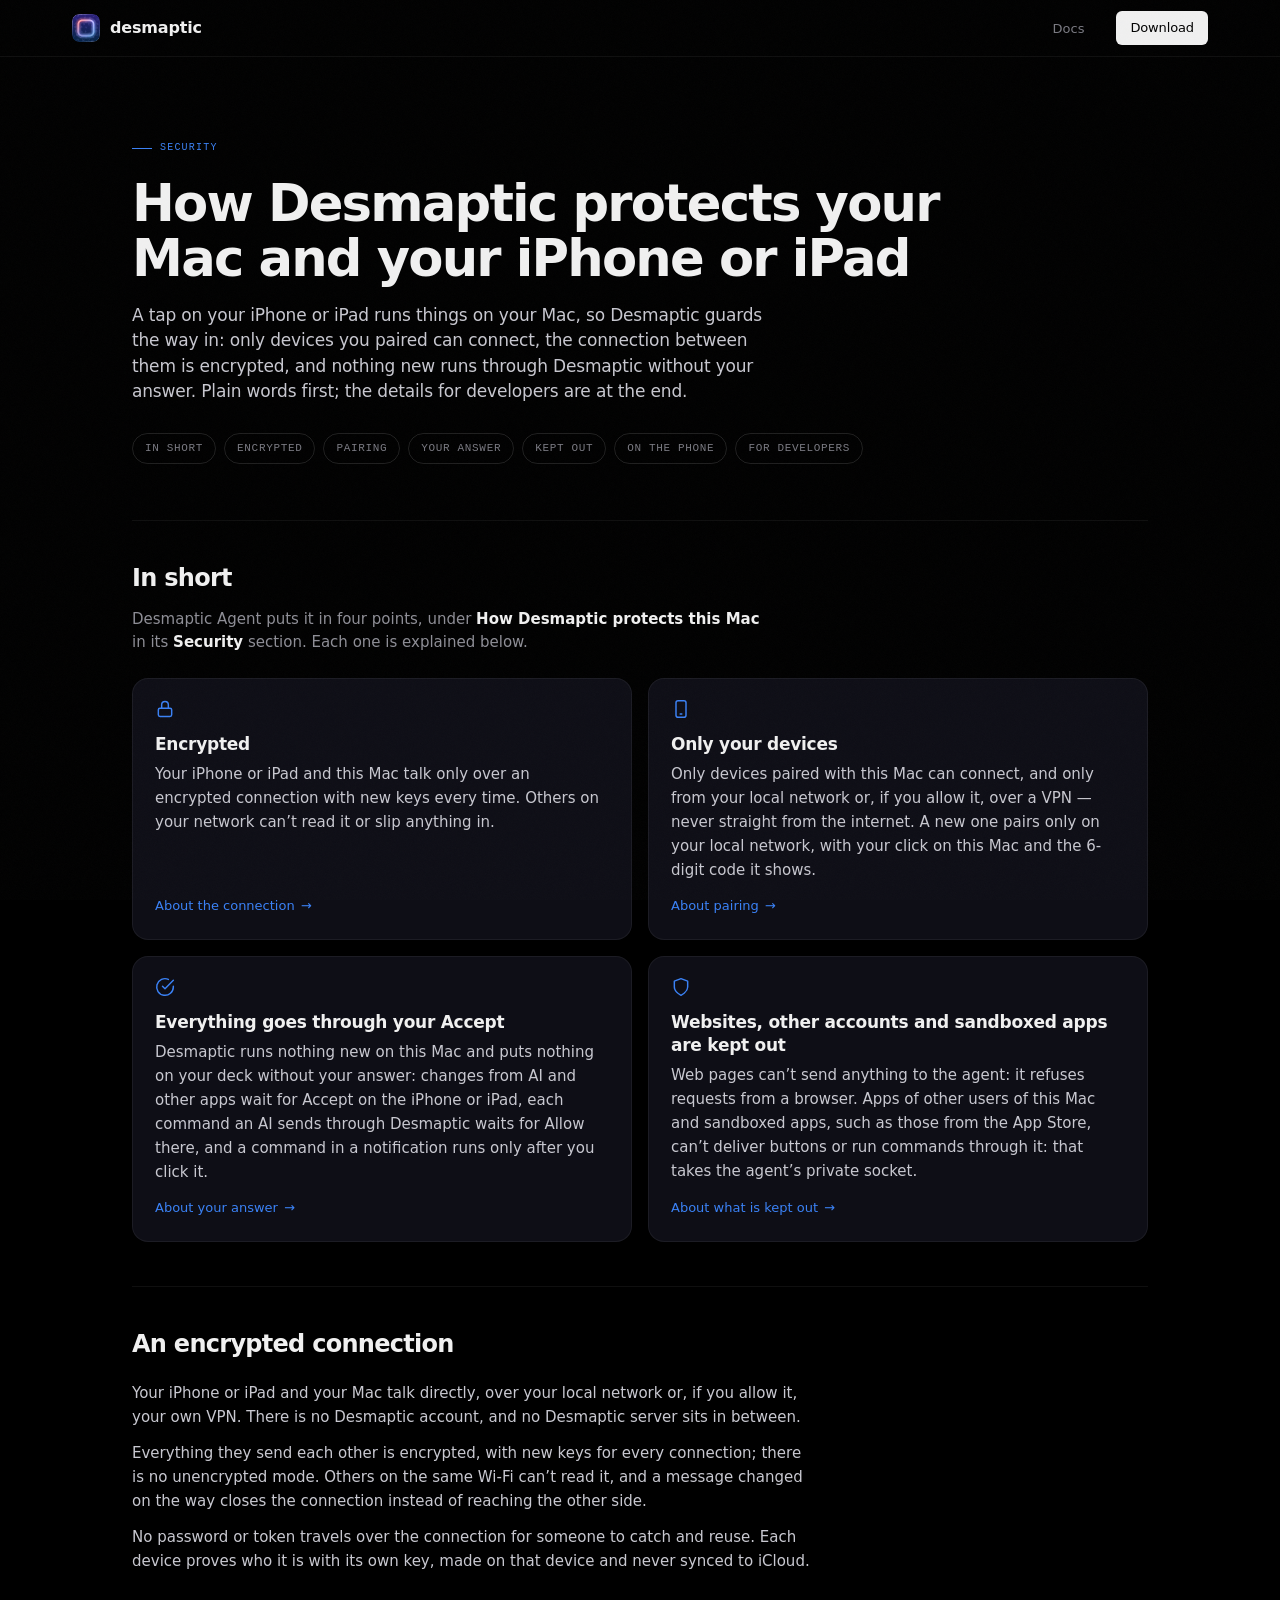
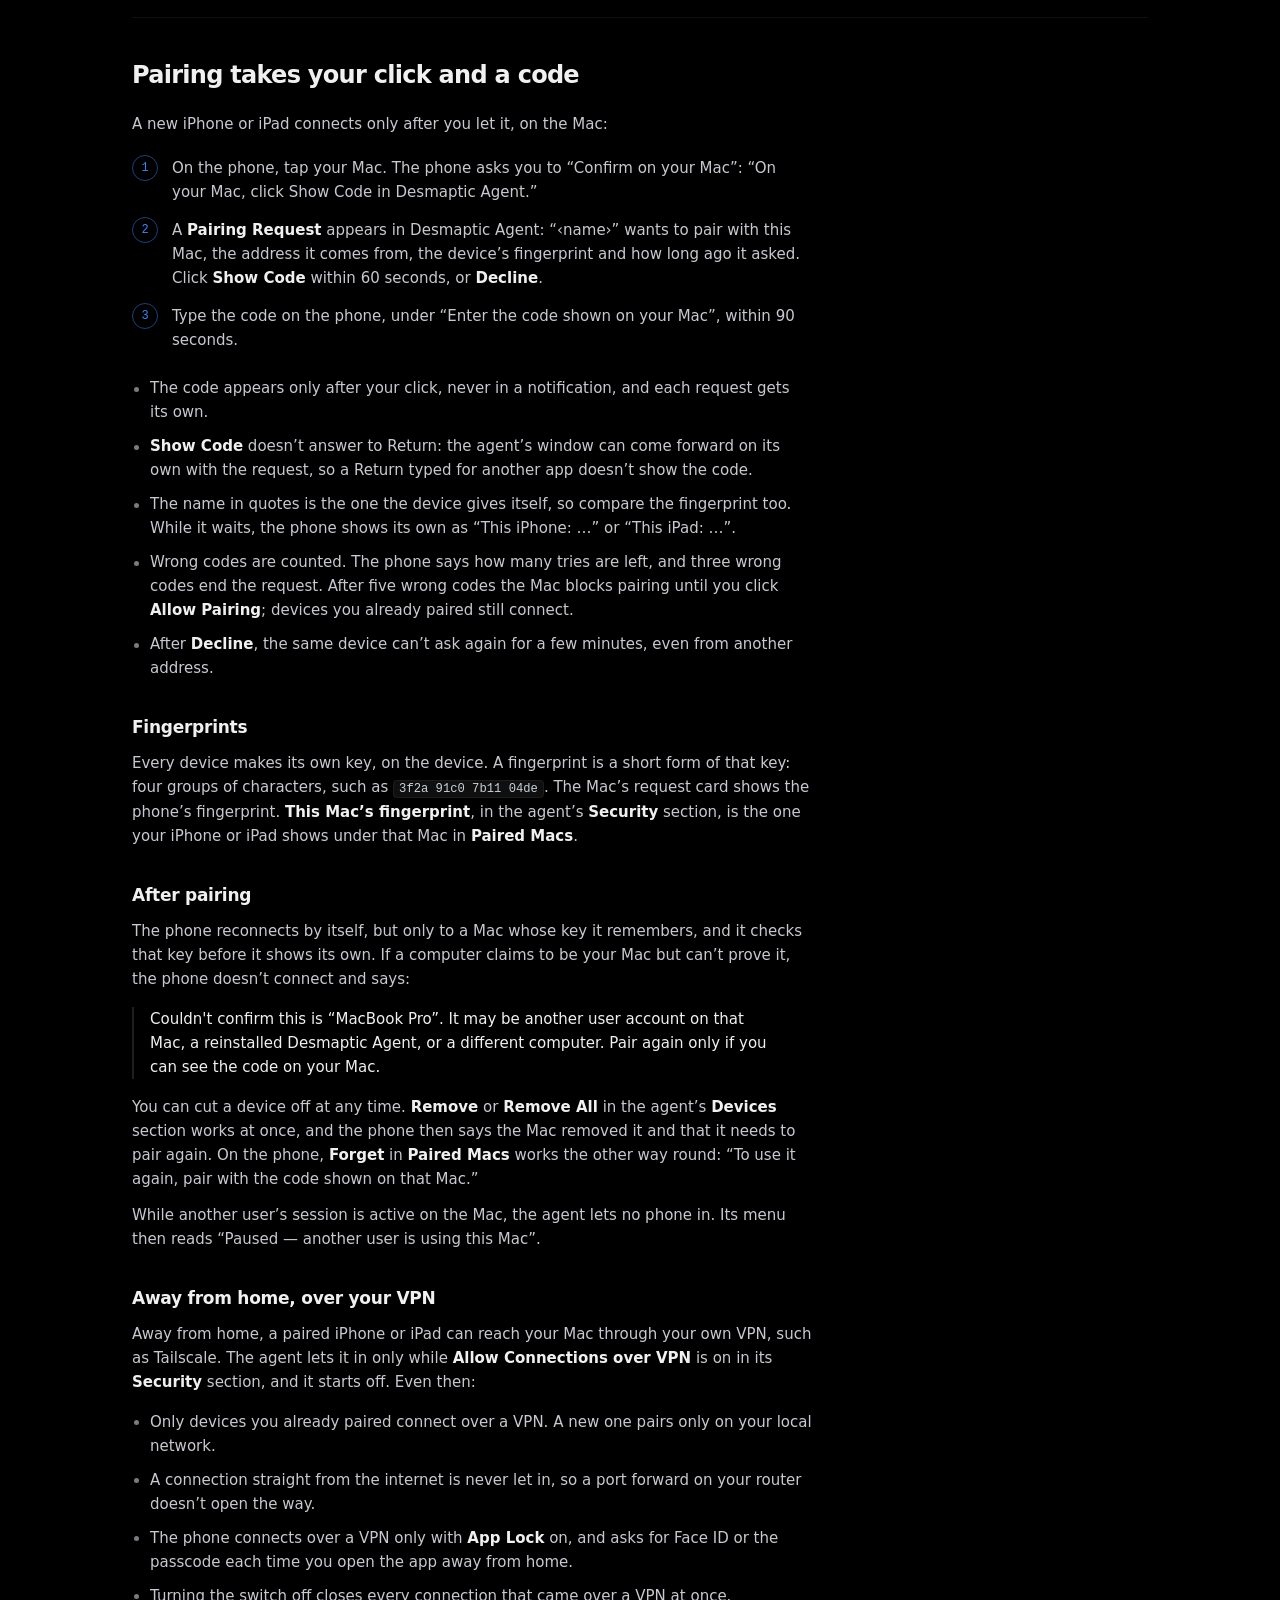
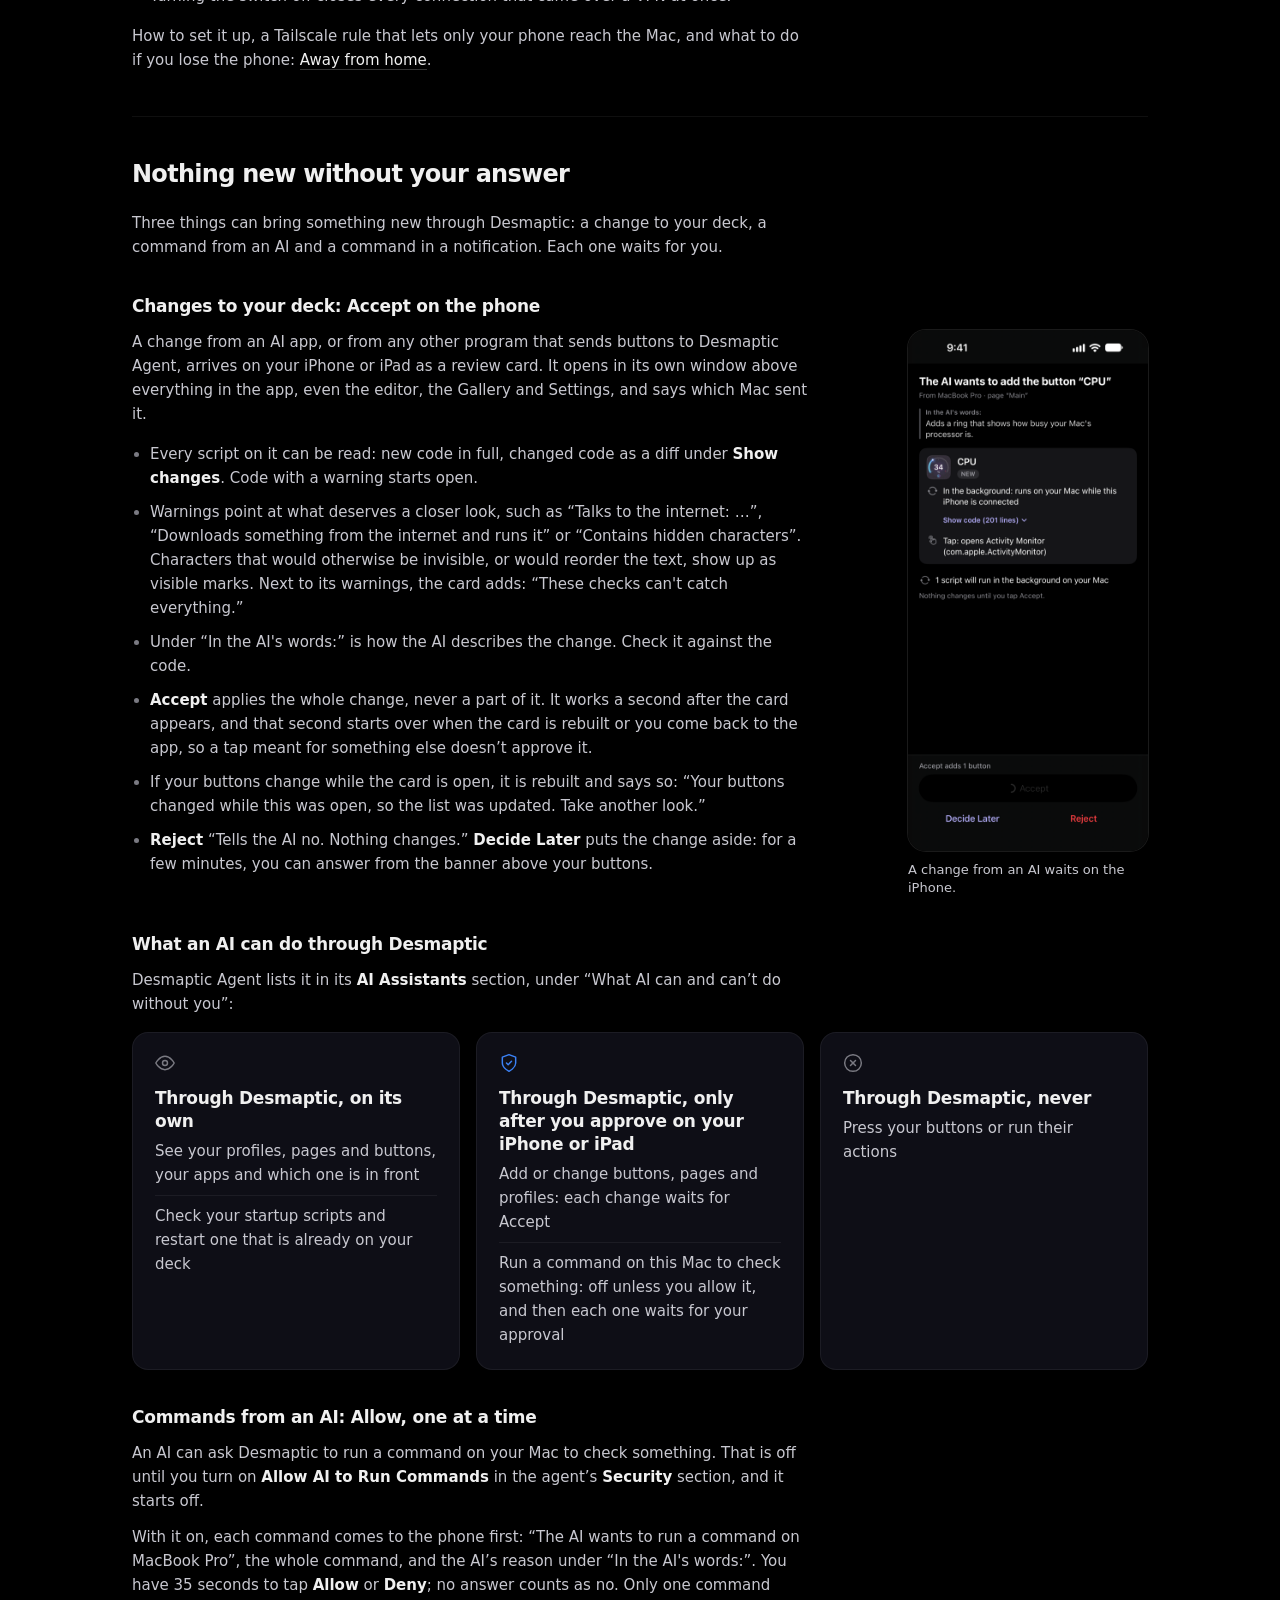
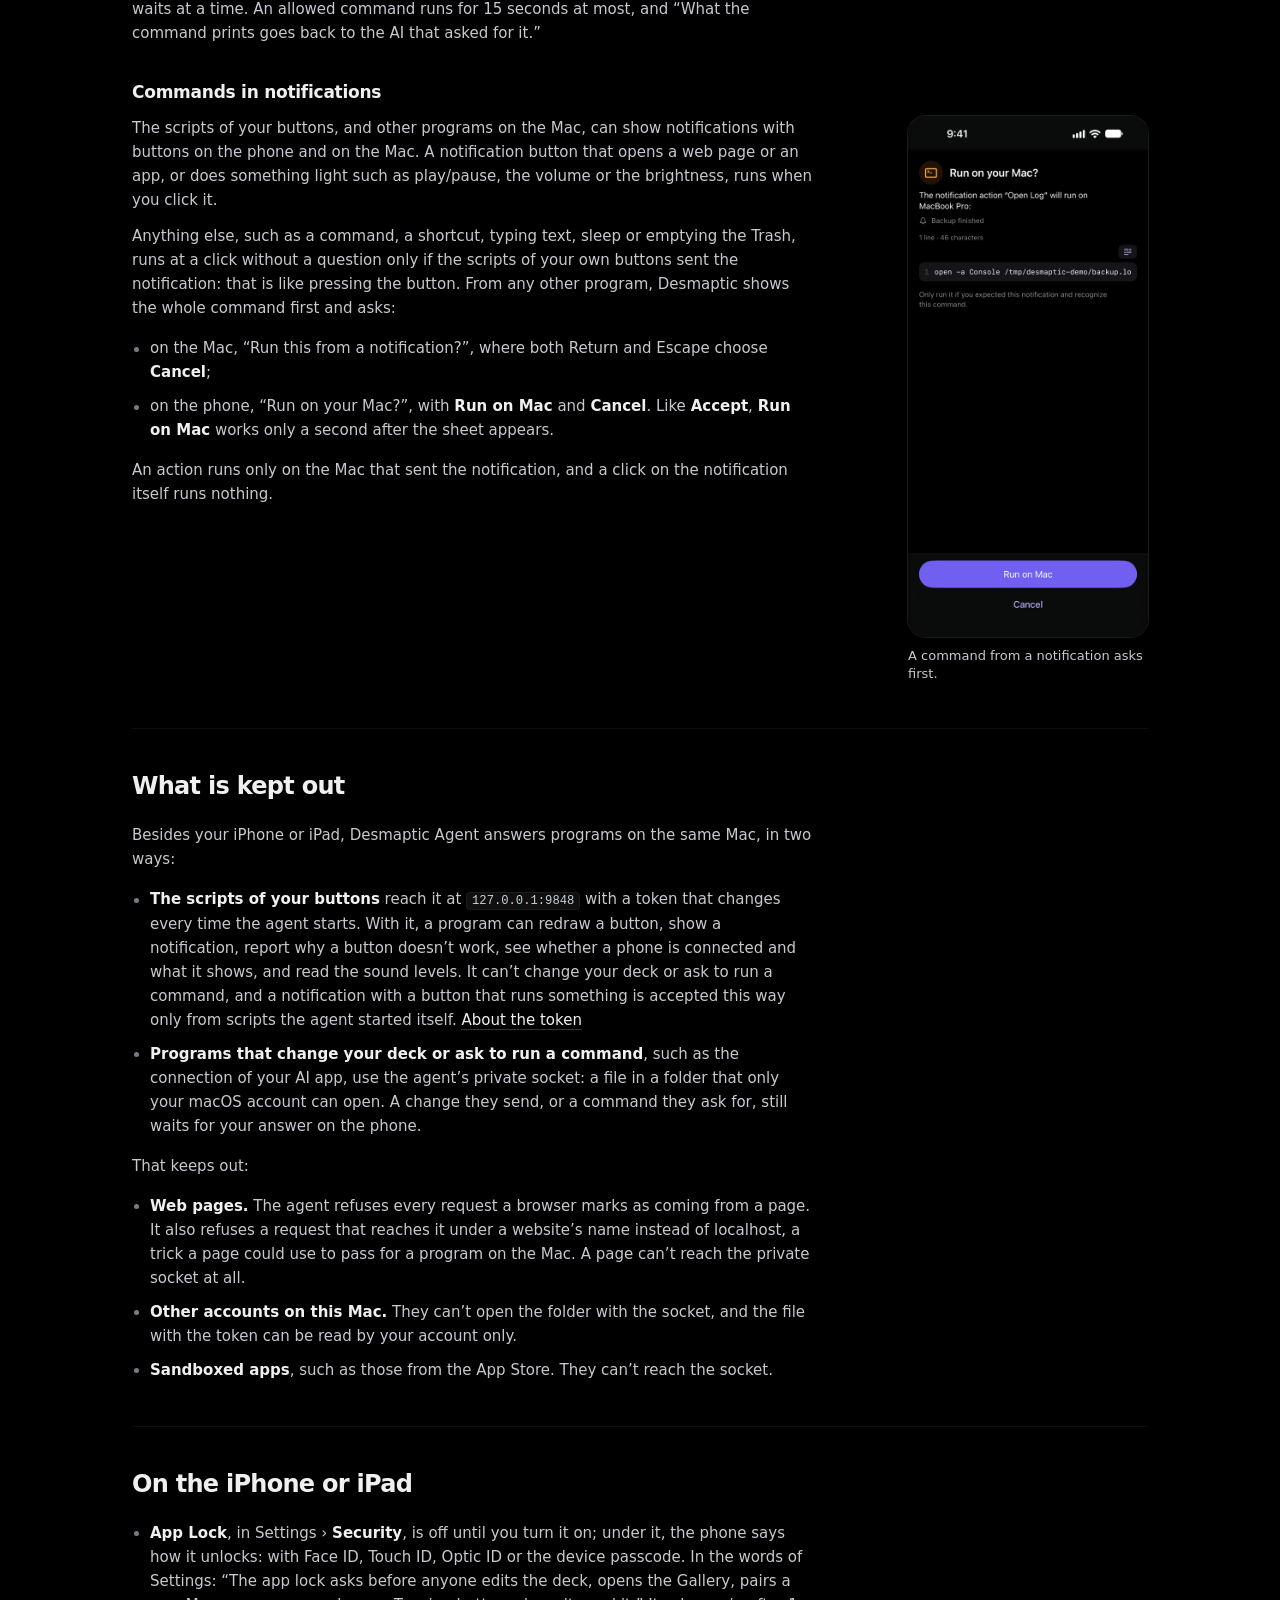
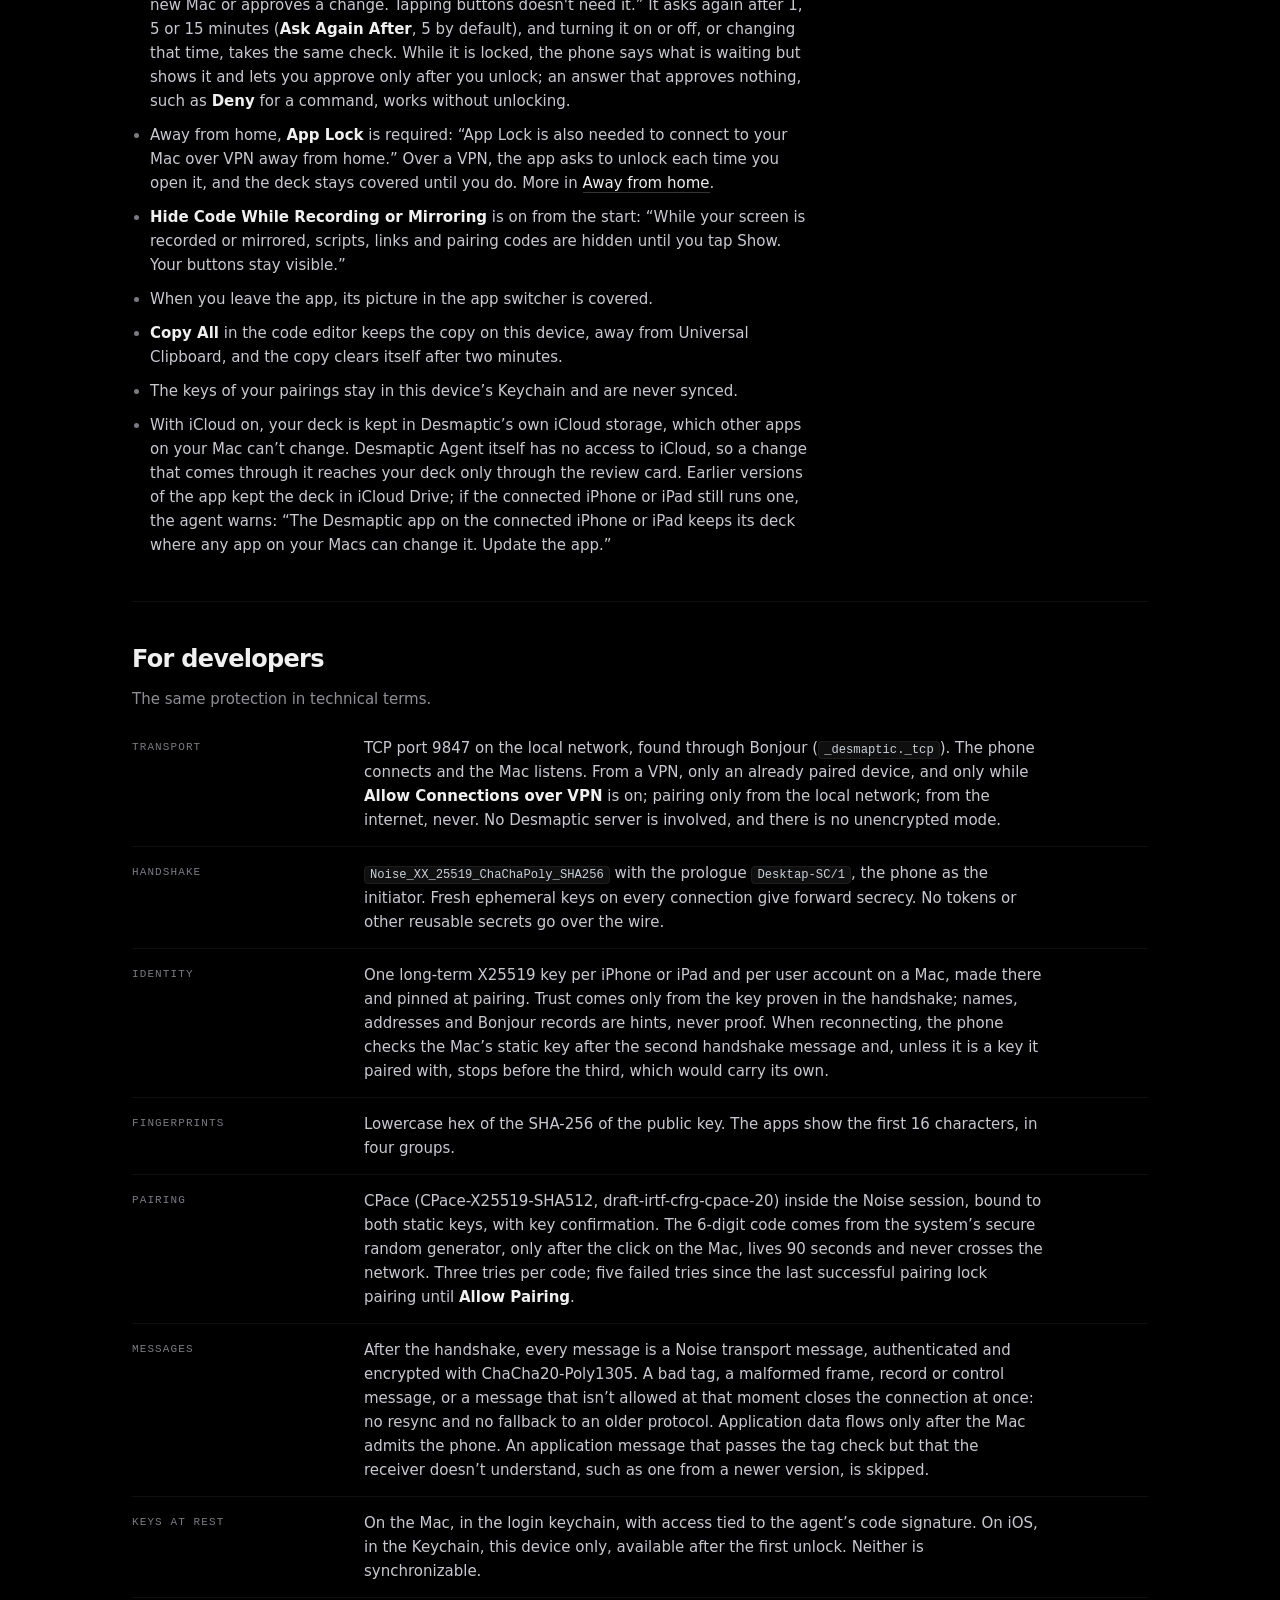
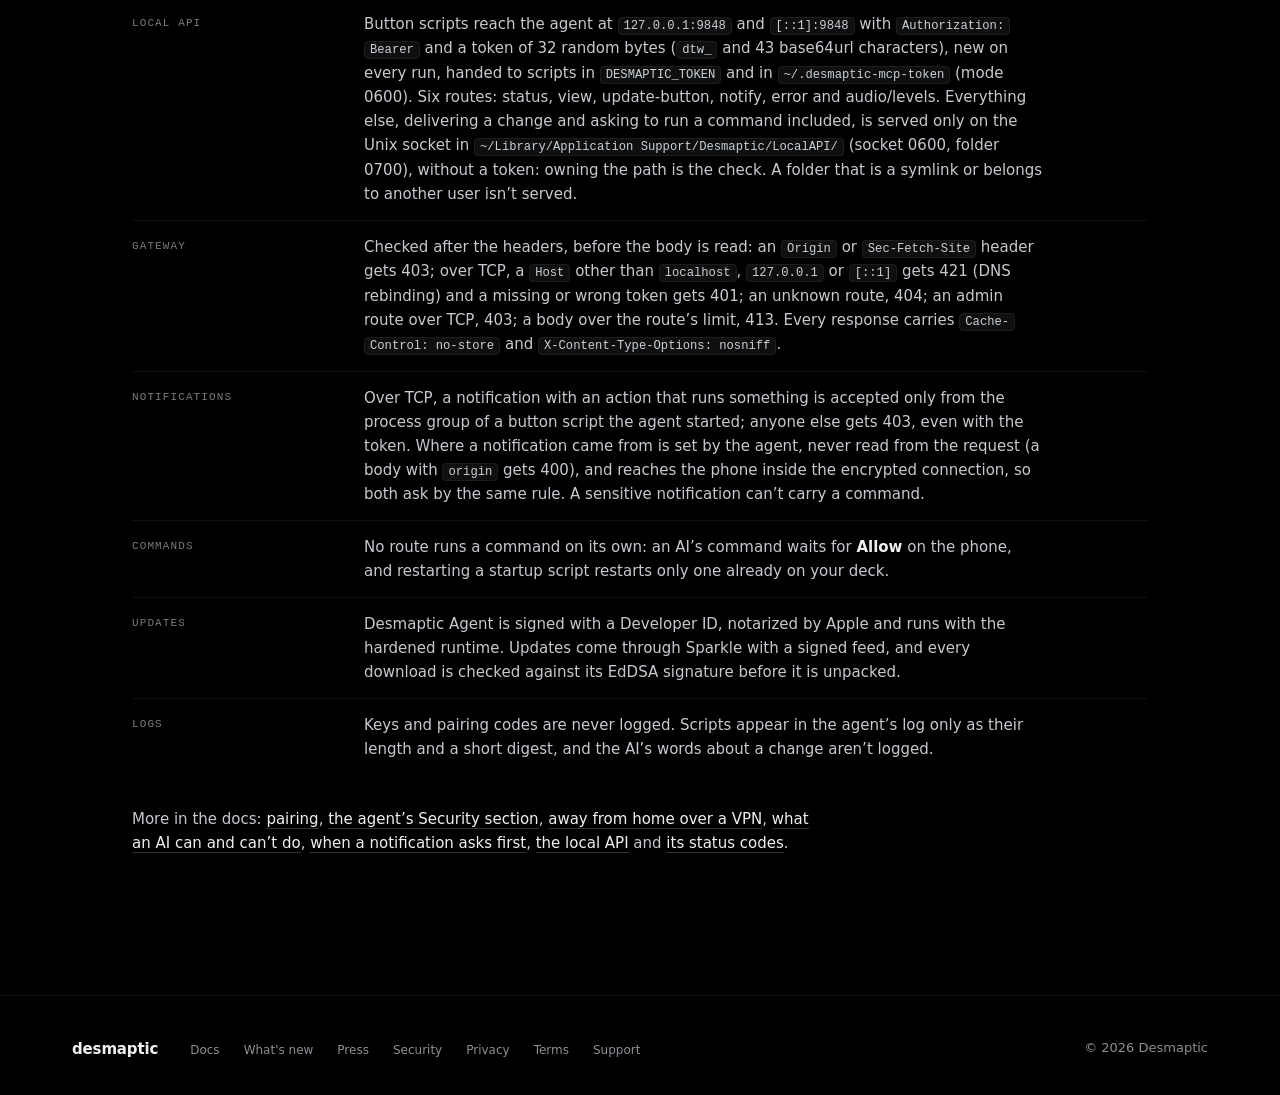
<file: security/index.html>
<!DOCTYPE html>
<html lang="en">
<head>
  <meta charset="UTF-8">
  <meta name="viewport" content="width=device-width, initial-scale=1.0">
  <title>Security — Desmaptic</title>
  <meta name="description" content="How Desmaptic protects your Mac and your iPhone or iPad: an encrypted connection, pairing with a code, your answer before anything new runs, and the details for developers.">
  <meta name="robots" content="noindex">

  <!-- Open Graph -->
  <meta property="og:type" content="website">
  <meta property="og:site_name" content="Desmaptic">
  <meta property="og:url" content="https://desmaptic.com/security/">
  <meta property="og:title" content="How Desmaptic protects your Mac">
  <meta property="og:description" content="An encrypted connection, pairing with a code, and your answer before anything new runs. In plain words, with the details for developers.">
  <meta property="og:image" content="https://desmaptic.com/assets/og-image.jpg">

  <!-- Twitter -->
  <meta name="twitter:card" content="summary_large_image">
  <meta name="twitter:title" content="How Desmaptic protects your Mac">
  <meta name="twitter:description" content="An encrypted connection, pairing with a code, and your answer before anything new runs. In plain words, with the details for developers.">
  <meta name="twitter:image" content="https://desmaptic.com/assets/og-image.jpg">

  <link rel="icon" type="image/png" sizes="32x32" href="/assets/favicon-32.png">
  <link rel="icon" type="image/png" sizes="16x16" href="/assets/favicon-16.png">
  <link rel="apple-touch-icon" sizes="180x180" href="/assets/apple-touch-icon.png">
  <link rel="icon" href="/assets/favicon.ico" sizes="any">
  <meta name="theme-color" content="#000000">
  <link rel="manifest" href="/site.webmanifest">

  <link rel="stylesheet" href="/assets/style.css?v=20261010">

  <!-- A phone or tablet can't run the Mac agent: before the first paint, so the download button shows "Send to Mac" at once -->
  <script>
    if (/iPhone|iPad|iPod|Android/.test(navigator.userAgent) || (navigator.platform === 'MacIntel' && navigator.maxTouchPoints > 1)) {
      document.documentElement.classList.add('handheld');
    }
  </script>
</head>
<body>

  <a class="skip-link" href="#main">Skip to content</a>

  <nav class="nav" role="navigation" aria-label="Main navigation">
    <div class="container">
      <a href="/" class="nav-logo" aria-label="Desmaptic home">
        <img src="/assets/icon-96.png" alt="" width="28" height="28">
        desmaptic
      </a>
      <ul class="nav-links nav-compact">
        <li><a href="/docs">Docs</a></li>
        <li>
          <a href="/download/" class="nav-cta" data-send-to-mac><span class="only-mac">Download</span><span class="only-handheld">Send to Mac</span></a>
        </li>
      </ul>
    </div>
  </nav>

  <!-- Security: how Desmaptic protects the Mac and the phone, from version 2.0. Every sentence says what the apps do
       today, and the labels and quotes are the English apps' own: when the apps change, change this page with them.
       The four cards of "In short" are the agent's own words (Security › How Desmaptic protects this Mac), and the three
       of "What an AI can do" are its AI Assistants card: change them together. What an AI can't do is said
       "through Desmaptic", never as "nothing can". -->
  <main class="sec container" id="main">
    <header class="sec-head">
      <div class="label">Security</div>
      <h1>How Desmaptic protects your Mac and your iPhone or iPad</h1>
      <p class="sec-lede">A tap on your iPhone or iPad runs things on your Mac, so Desmaptic guards the way in: only devices you paired can connect, the connection between them is encrypted, and nothing new runs through Desmaptic without your answer. Plain words first; the details for developers are at the end.</p>
      <ul class="sec-toc" aria-label="On this page">
        <li><a href="#in-short">In short</a></li>
        <li><a href="#encrypted">Encrypted</a></li>
        <li><a href="#pairing">Pairing</a></li>
        <li><a href="#your-answer">Your answer</a></li>
        <li><a href="#kept-out">Kept out</a></li>
        <li><a href="#phone">On the phone</a></li>
        <li><a href="#developers">For developers</a></li>
      </ul>
    </header>

    <section class="sec-section" id="in-short" aria-labelledby="in-short-title">
      <h2 id="in-short-title">In short</h2>
      <p class="sec-note">Desmaptic Agent puts it in four points, under <b>How Desmaptic protects this Mac</b> in its <b>Security</b> section. Each one is explained below.</p>
      <ul class="sec-promises">
        <li>
          <svg viewBox="0 0 24 24" fill="none" stroke="currentColor" stroke-width="1.75" stroke-linecap="round" stroke-linejoin="round" aria-hidden="true"><rect x="4" y="11" width="16" height="10" rx="2"/><path d="M8 11V7a4 4 0 0 1 8 0v4"/></svg>
          <b>Encrypted</b>
          <p>Your iPhone or iPad and this Mac talk only over an encrypted connection with new keys every time. Others on your network can’t read it or slip anything in.</p>
          <a class="sec-more" href="#encrypted">About the connection</a>
        </li>
        <li>
          <svg viewBox="0 0 24 24" fill="none" stroke="currentColor" stroke-width="1.75" stroke-linecap="round" stroke-linejoin="round" aria-hidden="true"><rect x="6" y="2" width="12" height="20" rx="2.5"/><line x1="11" y1="18" x2="13" y2="18"/></svg>
          <b>Only your devices</b>
          <p>Only devices paired with this Mac can connect, and only from your local network or, if you allow it, over a VPN — never straight from the internet. A new one pairs only on your local network, with your click on this Mac and the 6-digit code it shows.</p>
          <a class="sec-more" href="#pairing">About pairing</a>
        </li>
        <li>
          <svg viewBox="0 0 24 24" fill="none" stroke="currentColor" stroke-width="1.75" stroke-linecap="round" stroke-linejoin="round" aria-hidden="true"><path d="M22 11.08V12a10 10 0 1 1-5.93-9.14"/><polyline points="22 4 12 14.01 9 11.01"/></svg>
          <b>Everything goes through your Accept</b>
          <p>Desmaptic runs nothing new on this Mac and puts nothing on your deck without your answer: changes from AI and other apps wait for Accept on the iPhone or iPad, each command an AI sends through Desmaptic waits for Allow there, and a command in a notification runs only after you click it.</p>
          <a class="sec-more" href="#your-answer">About your answer</a>
        </li>
        <li>
          <svg viewBox="0 0 24 24" fill="none" stroke="currentColor" stroke-width="1.75" stroke-linecap="round" stroke-linejoin="round" aria-hidden="true"><path d="M12 22s8-4 8-10V5l-8-3-8 3v7c0 6 8 10 8 10z"/></svg>
          <b>Websites, other accounts and sandboxed apps are kept out</b>
          <p>Web pages can’t send anything to the agent: it refuses requests from a browser. Apps of other users of this Mac and sandboxed apps, such as those from the App Store, can’t deliver buttons or run commands through it: that takes the agent’s private socket.</p>
          <a class="sec-more" href="#kept-out">About what is kept out</a>
        </li>
      </ul>
    </section>

    <section class="sec-section" id="encrypted" aria-labelledby="encrypted-title">
      <h2 id="encrypted-title">An encrypted connection</h2>
      <p>Your iPhone or iPad and your Mac talk directly, over your local network or, if you allow it, your own VPN. There is no Desmaptic account, and no Desmaptic server sits in between.</p>
      <p>Everything they send each other is encrypted, with new keys for every connection; there is no unencrypted mode. Others on the same Wi-Fi can’t read it, and a message changed on the way closes the connection instead of reaching the other side.</p>
      <p>No password or token travels over the connection for someone to catch and reuse. Each device proves who it is with its own key, made on that device and never synced to iCloud.</p>
    </section>

    <section class="sec-section" id="pairing" aria-labelledby="pairing-title">
      <h2 id="pairing-title">Pairing takes your click and a code</h2>
      <p>A new iPhone or iPad connects only after you let it, on the Mac:</p>
      <ol class="sec-steps">
        <li>On the phone, tap your Mac. The phone asks you to “Confirm on your Mac”: “On your Mac, click Show Code in Desmaptic Agent.”</li>
        <li>A <b>Pairing Request</b> appears in Desmaptic Agent: “‹name›” wants to pair with this Mac, the address it comes from, the device’s fingerprint and how long ago it asked. Click <b>Show Code</b> within 60 seconds, or <b>Decline</b>.</li>
        <li>Type the code on the phone, under “Enter the code shown on your Mac”, within 90 seconds.</li>
      </ol>
      <ul class="sec-list">
        <li>The code appears only after your click, never in a notification, and each request gets its own.</li>
        <li><b>Show Code</b> doesn’t answer to Return: the agent’s window can come forward on its own with the request, so a Return typed for another app doesn’t show the code.</li>
        <li>The name in quotes is the one the device gives itself, so compare the fingerprint too. While it waits, the phone shows its own as “This iPhone: …” or “This iPad: …”.</li>
        <li>Wrong codes are counted. The phone says how many tries are left, and three wrong codes end the request. After five wrong codes the Mac blocks pairing until you click <b>Allow Pairing</b>; devices you already paired still connect.</li>
        <li>After <b>Decline</b>, the same device can’t ask again for a few minutes, even from another address.</li>
      </ul>

      <h3 id="fingerprints">Fingerprints</h3>
      <p>Every device makes its own key, on the device. A fingerprint is a short form of that key: four groups of characters, such as <code>3f2a 91c0 7b11 04de</code>. The Mac’s request card shows the phone’s fingerprint. <b>This Mac’s fingerprint</b>, in the agent’s <b>Security</b> section, is the one your iPhone or iPad shows under that Mac in <b>Paired Macs</b>.</p>

      <h3 id="after-pairing">After pairing</h3>
      <p>The phone reconnects by itself, but only to a Mac whose key it remembers, and it checks that key before it shows its own. If a computer claims to be your Mac but can’t prove it, the phone doesn’t connect and says:</p>
      <blockquote class="sec-quote">Couldn't confirm this is “MacBook Pro”. It may be another user account on that Mac, a reinstalled Desmaptic Agent, or a different computer. Pair again only if you can see the code on your Mac.</blockquote>
      <p>You can cut a device off at any time. <b>Remove</b> or <b>Remove All</b> in the agent’s <b>Devices</b> section works at once, and the phone then says the Mac removed it and that it needs to pair again. On the phone, <b>Forget</b> in <b>Paired Macs</b> works the other way round: “To use it again, pair with the code shown on that Mac.”</p>
      <p>While another user’s session is active on the Mac, the agent lets no phone in. Its menu then reads “Paused — another user is using this Mac”.</p>

      <h3 id="away-from-home">Away from home, over your VPN</h3>
      <p>Away from home, a paired iPhone or iPad can reach your Mac through your own VPN, such as Tailscale. The agent lets it in only while <b>Allow Connections over VPN</b> is on in its <b>Security</b> section, and it starts off. Even then:</p>
      <ul class="sec-list">
        <li>Only devices you already paired connect over a VPN. A new one pairs only on your local network.</li>
        <li>A connection straight from the internet is never let in, so a port forward on your router doesn’t open the way.</li>
        <li>The phone connects over a VPN only with <b>App Lock</b> on, and asks for Face ID or the passcode each time you open the app away from home.</li>
        <li>Turning the switch off closes every connection that came over a VPN at once.</li>
      </ul>
      <p>How to set it up, a Tailscale rule that lets only your phone reach the Mac, and what to do if you lose the phone: <a href="/docs?p=away-from-home">Away from home</a>.</p>
    </section>

    <section class="sec-section" id="your-answer" aria-labelledby="your-answer-title">
      <h2 id="your-answer-title">Nothing new without your answer</h2>
      <p>Three things can bring something new through Desmaptic: a change to your deck, a command from an AI and a command in a notification. Each one waits for you.</p>

      <h3 id="deck-changes">Changes to your deck: Accept on the phone</h3>
      <div class="sec-split">
        <div>
          <p>A change from an AI app, or from any other program that sends buttons to Desmaptic Agent, arrives on your iPhone or iPad as a review card. It opens in its own window above everything in the app, even the editor, the Gallery and Settings, and says which Mac sent it.</p>
          <ul class="sec-list">
            <li>Every script on it can be read: new code in full, changed code as a diff under <b>Show changes</b>. Code with a warning starts open.</li>
            <li>Warnings point at what deserves a closer look, such as “Talks to the internet: …”, “Downloads something from the internet and runs it” or “Contains hidden characters”. Characters that would otherwise be invisible, or would reorder the text, show up as visible marks. Next to its warnings, the card adds: “These checks can't catch everything.”</li>
            <li>Under “In the AI's words:” is how the AI describes the change. Check it against the code.</li>
            <li><b>Accept</b> applies the whole change, never a part of it. It works a second after the card appears, and that second starts over when the card is rebuilt or you come back to the app, so a tap meant for something else doesn’t approve it.</li>
            <li>If your buttons change while the card is open, it is rebuilt and says so: “Your buttons changed while this was open, so the list was updated. Take another look.”</li>
            <li><b>Reject</b> “Tells the AI no. Nothing changes.” <b>Decide Later</b> puts the change aside: for a few minutes, you can answer from the banner above your buttons.</li>
          </ul>
        </div>
        <figure class="sec-shot">
          <a href="/assets/docs/img/ai/review-card.png"><img src="/assets/docs/img/ai/review-card.png" width="240" height="521" loading="lazy" alt="The review card on the iPhone: “The AI wants to add the button “CPU””, from MacBook Pro, page “Main”, the AI’s words, a CPU row marked NEW with “In the background: runs on your Mac while this iPhone is connected” and Show code (201 lines), “1 script will run in the background on your Mac”, and at the bottom Accept, Decide Later and Reject."></a>
          <figcaption>A change from an AI waits on the iPhone.</figcaption>
        </figure>
      </div>

      <h3 id="what-an-ai-can-do">What an AI can do through Desmaptic</h3>
      <p>Desmaptic Agent lists it in its <b>AI Assistants</b> section, under “What AI can and can’t do without you”:</p>
      <ul class="sec-ai">
        <li>
          <svg viewBox="0 0 24 24" fill="none" stroke="currentColor" stroke-width="1.75" stroke-linecap="round" stroke-linejoin="round" aria-hidden="true"><path d="M1 12s4-8 11-8 11 8 11 8-4 8-11 8-11-8-11-8z"/><circle cx="12" cy="12" r="3"/></svg>
          <b>Through Desmaptic, on its own</b>
          <p>See your profiles, pages and buttons, your apps and which one is in front</p>
          <p>Check your startup scripts and restart one that is already on your deck</p>
        </li>
        <li class="is-accent">
          <svg viewBox="0 0 24 24" fill="none" stroke="currentColor" stroke-width="1.75" stroke-linecap="round" stroke-linejoin="round" aria-hidden="true"><path d="M12 22s8-4 8-10V5l-8-3-8 3v7c0 6 8 10 8 10z"/><polyline points="9 12 11 14 15 10"/></svg>
          <b>Through Desmaptic, only after you approve on your iPhone or iPad</b>
          <p>Add or change buttons, pages and profiles: each change waits for Accept</p>
          <p>Run a command on this Mac to check something: off unless you allow it, and then each one waits for your approval</p>
        </li>
        <li>
          <svg viewBox="0 0 24 24" fill="none" stroke="currentColor" stroke-width="1.75" stroke-linecap="round" stroke-linejoin="round" aria-hidden="true"><circle cx="12" cy="12" r="10"/><line x1="15" y1="9" x2="9" y2="15"/><line x1="9" y1="9" x2="15" y2="15"/></svg>
          <b>Through Desmaptic, never</b>
          <p>Press your buttons or run their actions</p>
        </li>
      </ul>

      <h3 id="ai-commands">Commands from an AI: Allow, one at a time</h3>
      <p>An AI can ask Desmaptic to run a command on your Mac to check something. That is off until you turn on <b>Allow AI to Run Commands</b> in the agent’s <b>Security</b> section, and it starts off.</p>
      <p>With it on, each command comes to the phone first: “The AI wants to run a command on MacBook Pro”, the whole command, and the AI’s reason under “In the AI's words:”. You have 35 seconds to tap <b>Allow</b> or <b>Deny</b>; no answer counts as no. Only one command waits at a time. An allowed command runs for 15 seconds at most, and “What the command prints goes back to the AI that asked for it.”</p>

      <h3 id="notification-commands">Commands in notifications</h3>
      <div class="sec-split">
        <div>
          <p>The scripts of your buttons, and other programs on the Mac, can show notifications with buttons on the phone and on the Mac. A notification button that opens a web page or an app, or does something light such as play/pause, the volume or the brightness, runs when you click it.</p>
          <p>Anything else, such as a command, a shortcut, typing text, sleep or emptying the Trash, runs at a click without a question only if the scripts of your own buttons sent the notification: that is like pressing the button. From any other program, Desmaptic shows the whole command first and asks:</p>
          <ul class="sec-list">
            <li>on the Mac, “Run this from a notification?”, where both Return and Escape choose <b>Cancel</b>;</li>
            <li>on the phone, “Run on your Mac?”, with <b>Run on Mac</b> and <b>Cancel</b>. Like <b>Accept</b>, <b>Run on Mac</b> works only a second after the sheet appears.</li>
          </ul>
          <p>An action runs only on the Mac that sent the notification, and a click on the notification itself runs nothing.</p>
        </div>
        <figure class="sec-shot">
          <a href="/assets/docs/img/notifications/run-sheet.png"><img src="/assets/docs/img/notifications/run-sheet.png" width="240" height="521" loading="lazy" alt="The phone’s “Run on your Mac?” sheet: “The notification action “Open Log” will run on MacBook Pro:”, the notification “Backup finished”, the command “open -a Console /tmp/desmaptic-demo/backup.log”, “Only run it if you expected this notification and recognize this command.”, and the buttons Run on Mac and Cancel."></a>
          <figcaption>A command from a notification asks first.</figcaption>
        </figure>
      </div>
    </section>

    <section class="sec-section" id="kept-out" aria-labelledby="kept-out-title">
      <h2 id="kept-out-title">What is kept out</h2>
      <p>Besides your iPhone or iPad, Desmaptic Agent answers programs on the same Mac, in two ways:</p>
      <ul class="sec-list">
        <li><b>The scripts of your buttons</b> reach it at <code>127.0.0.1:9848</code> with a token that changes every time the agent starts. With it, a program can redraw a button, show a notification, report why a button doesn’t work, see whether a phone is connected and what it shows, and read the sound levels. It can’t change your deck or ask to run a command, and a notification with a button that runs something is accepted this way only from scripts the agent started itself. <a href="/docs?p=scripts#the-token">About the token</a></li>
        <li><b>Programs that change your deck or ask to run a command</b>, such as the connection of your AI app, use the agent’s private socket: a file in a folder that only your macOS account can open. A change they send, or a command they ask for, still waits for your answer on the phone.</li>
      </ul>
      <p>That keeps out:</p>
      <ul class="sec-list">
        <li><b>Web pages.</b> The agent refuses every request a browser marks as coming from a page. It also refuses a request that reaches it under a website’s name instead of localhost, a trick a page could use to pass for a program on the Mac. A page can’t reach the private socket at all.</li>
        <li><b>Other accounts on this Mac.</b> They can’t open the folder with the socket, and the file with the token can be read by your account only.</li>
        <li><b>Sandboxed apps</b>, such as those from the App Store. They can’t reach the socket.</li>
      </ul>
    </section>

    <section class="sec-section" id="phone" aria-labelledby="phone-title">
      <h2 id="phone-title">On the iPhone or iPad</h2>
      <ul class="sec-list">
        <li><b>App Lock</b>, in Settings › <b>Security</b>, is off until you turn it on; under it, the phone says how it unlocks: with Face ID, Touch ID, Optic ID or the device passcode. In the words of Settings: “The app lock asks before anyone edits the deck, opens the Gallery, pairs a new Mac or approves a change. Tapping buttons doesn't need it.” It asks again after 1, 5 or 15 minutes (<b>Ask Again After</b>, 5 by default), and turning it on or off, or changing that time, takes the same check. While it is locked, the phone says what is waiting but shows it and lets you approve only after you unlock; an answer that approves nothing, such as <b>Deny</b> for a command, works without unlocking.</li>
        <li>Away from home, <b>App Lock</b> is required: “App Lock is also needed to connect to your Mac over VPN away from home.” Over a VPN, the app asks to unlock each time you open it, and the deck stays covered until you do. More in <a href="/docs?p=away-from-home">Away from home</a>.</li>
        <li><b>Hide Code While Recording or Mirroring</b> is on from the start: “While your screen is recorded or mirrored, scripts, links and pairing codes are hidden until you tap Show. Your buttons stay visible.”</li>
        <li>When you leave the app, its picture in the app switcher is covered.</li>
        <li><b>Copy All</b> in the code editor keeps the copy on this device, away from Universal Clipboard, and the copy clears itself after two minutes.</li>
        <li>The keys of your pairings stay in this device’s Keychain and are never synced.</li>
        <li>With iCloud on, your deck is kept in Desmaptic’s own iCloud storage, which other apps on your Mac can’t change. Desmaptic Agent itself has no access to iCloud, so a change that comes through it reaches your deck only through the review card. Earlier versions of the app kept the deck in iCloud Drive; if the connected iPhone or iPad still runs one, the agent warns: “The Desmaptic app on the connected iPhone or iPad keeps its deck where any app on your Macs can change it. Update the app.”</li>
      </ul>
    </section>

    <section class="sec-section" id="developers" aria-labelledby="developers-title">
      <h2 id="developers-title">For developers</h2>
      <p class="sec-note">The same protection in technical terms.</p>
      <dl class="sec-spec">
        <div><dt>Transport</dt><dd>TCP port 9847 on the local network, found through Bonjour (<code>_desmaptic._tcp</code>). The phone connects and the Mac listens. From a VPN, only an already paired device, and only while <b>Allow Connections over VPN</b> is on; pairing only from the local network; from the internet, never. No Desmaptic server is involved, and there is no unencrypted mode.</dd></div>
        <div><dt>Handshake</dt><dd><code>Noise_XX_25519_ChaChaPoly_SHA256</code> with the prologue <code>Desktap-SC/1</code>, the phone as the initiator. Fresh ephemeral keys on every connection give forward secrecy. No tokens or other reusable secrets go over the wire.</dd></div>
        <div><dt>Identity</dt><dd>One long-term X25519 key per iPhone or iPad and per user account on a Mac, made there and pinned at pairing. Trust comes only from the key proven in the handshake; names, addresses and Bonjour records are hints, never proof. When reconnecting, the phone checks the Mac’s static key after the second handshake message and, unless it is a key it paired with, stops before the third, which would carry its own.</dd></div>
        <div><dt>Fingerprints</dt><dd>Lowercase hex of the SHA-256 of the public key. The apps show the first 16 characters, in four groups.</dd></div>
        <div><dt>Pairing</dt><dd>CPace (CPace-X25519-SHA512, draft-irtf-cfrg-cpace-20) inside the Noise session, bound to both static keys, with key confirmation. The 6-digit code comes from the system’s secure random generator, only after the click on the Mac, lives 90 seconds and never crosses the network. Three tries per code; five failed tries since the last successful pairing lock pairing until <b>Allow Pairing</b>.</dd></div>
        <div><dt>Messages</dt><dd>After the handshake, every message is a Noise transport message, authenticated and encrypted with ChaCha20-Poly1305. A bad tag, a malformed frame, record or control message, or a message that isn’t allowed at that moment closes the connection at once: no resync and no fallback to an older protocol. Application data flows only after the Mac admits the phone. An application message that passes the tag check but that the receiver doesn’t understand, such as one from a newer version, is skipped.</dd></div>
        <div><dt>Keys at rest</dt><dd>On the Mac, in the login keychain, with access tied to the agent’s code signature. On iOS, in the Keychain, this device only, available after the first unlock. Neither is synchronizable.</dd></div>
        <div><dt>Local API</dt><dd>Button scripts reach the agent at <code>127.0.0.1:9848</code> and <code>[::1]:9848</code> with <code>Authorization: Bearer</code> and a token of 32 random bytes (<code>dtw_</code> and 43 base64url characters), new on every run, handed to scripts in <code>DESMAPTIC_TOKEN</code> and in <code>~/.desmaptic-mcp-token</code> (mode 0600). Six routes: status, view, update-button, notify, error and audio/levels. Everything else, delivering a change and asking to run a command included, is served only on the Unix socket in <code>~/Library/Application Support/Desmaptic/LocalAPI/</code> (socket 0600, folder 0700), without a token: owning the path is the check. A folder that is a symlink or belongs to another user isn’t served.</dd></div>
        <div><dt>Gateway</dt><dd>Checked after the headers, before the body is read: an <code>Origin</code> or <code>Sec-Fetch-Site</code> header gets 403; over TCP, a <code>Host</code> other than <code>localhost</code>, <code>127.0.0.1</code> or <code>[::1]</code> gets 421 (DNS rebinding) and a missing or wrong token gets 401; an unknown route, 404; an admin route over TCP, 403; a body over the route’s limit, 413. Every response carries <code>Cache-Control: no-store</code> and <code>X-Content-Type-Options: nosniff</code>.</dd></div>
        <div><dt>Notifications</dt><dd>Over TCP, a notification with an action that runs something is accepted only from the process group of a button script the agent started; anyone else gets 403, even with the token. Where a notification came from is set by the agent, never read from the request (a body with <code>origin</code> gets 400), and reaches the phone inside the encrypted connection, so both ask by the same rule. A sensitive notification can’t carry a command.</dd></div>
        <div><dt>Commands</dt><dd>No route runs a command on its own: an AI’s command waits for <b>Allow</b> on the phone, and restarting a startup script restarts only one already on your deck.</dd></div>
        <div><dt>Updates</dt><dd>Desmaptic Agent is signed with a Developer ID, notarized by Apple and runs with the hardened runtime. Updates come through Sparkle with a signed feed, and every download is checked against its EdDSA signature before it is unpacked.</dd></div>
        <div><dt>Logs</dt><dd>Keys and pairing codes are never logged. Scripts appear in the agent’s log only as their length and a short digest, and the AI’s words about a change aren’t logged.</dd></div>
      </dl>
      <p class="sec-docs">More in the docs: <a href="/docs?p=start#pair-your-iphone-or-ipad">pairing</a>, <a href="/docs?p=from-your-mac#security">the agent’s Security section</a>, <a href="/docs?p=away-from-home">away from home over a VPN</a>, <a href="/docs?p=ai#what-the-assistant-can-and-cant-do">what an AI can and can’t do</a>, <a href="/docs?p=notifications#when-a-tap-asks-first">when a notification asks first</a>, <a href="/docs?p=api#connecting">the local API</a> and <a href="/docs?p=api#status-codes">its status codes</a>.</p>
    </section>
  </main>

  <footer class="footer">
    <div class="container">
      <div class="footer-left">
        <span class="footer-logo">desmaptic</span>
        <ul class="footer-links">
          <li><a href="/docs">Docs</a></li>
          <li><a href="/changelog/">What's new</a></li>
          <li><a href="/next/press/">Press</a></li>
          <li><a href="/security/" aria-current="page">Security</a></li>
          <li><a href="/privacy">Privacy</a></li>
          <li><a href="/terms">Terms</a></li>
          <li><a href="/support">Support</a></li>
        </ul>
      </div>
      <div class="footer-right">&copy; 2026 Desmaptic</div>
    </div>
  </footer>

  <script src="/assets/agent-download.js?v=20261007" defer></script>
  <!-- Cloudflare Web Analytics --><script type='module' src='https://static.cloudflareinsights.com/beacon.min.js' data-cf-beacon='{"token": "d238867a7ea24ca4a051cca75ecae123"}'></script><!-- End Cloudflare Web Analytics -->
</body>
</html>
</file>
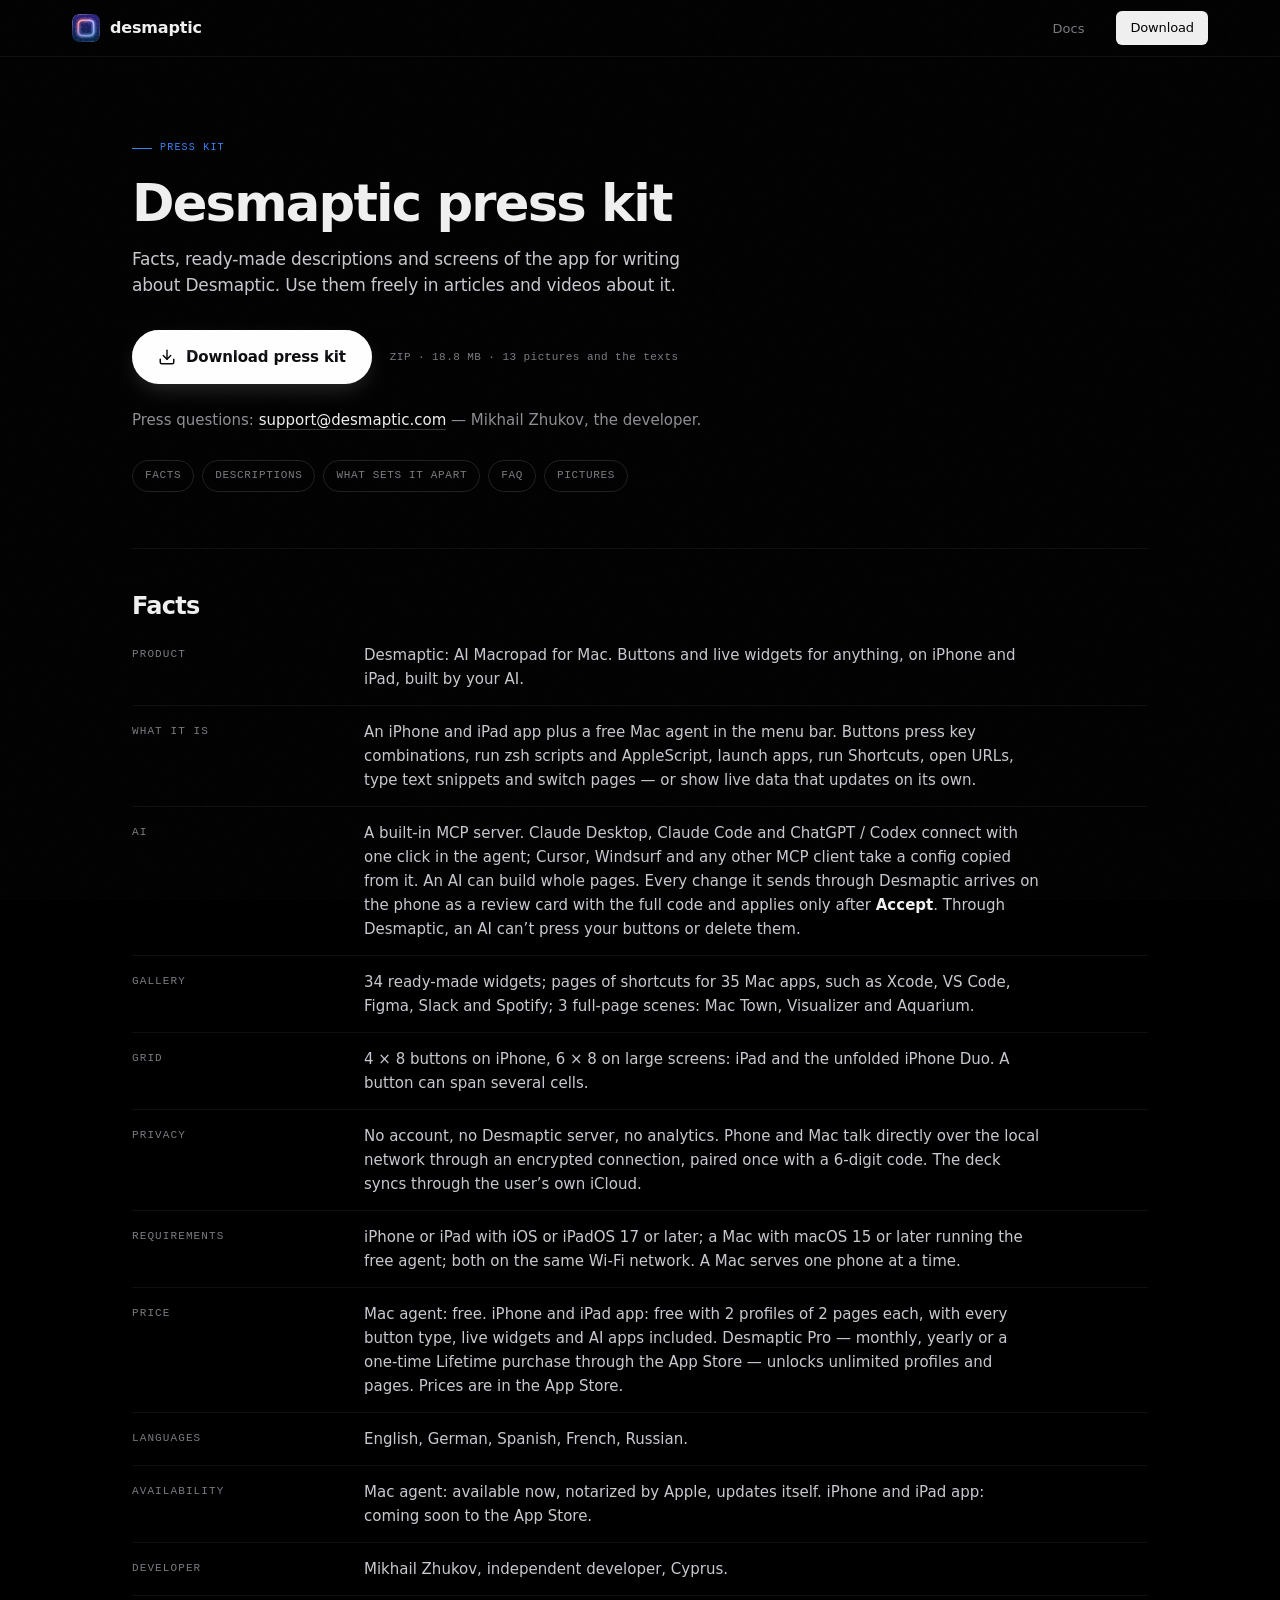
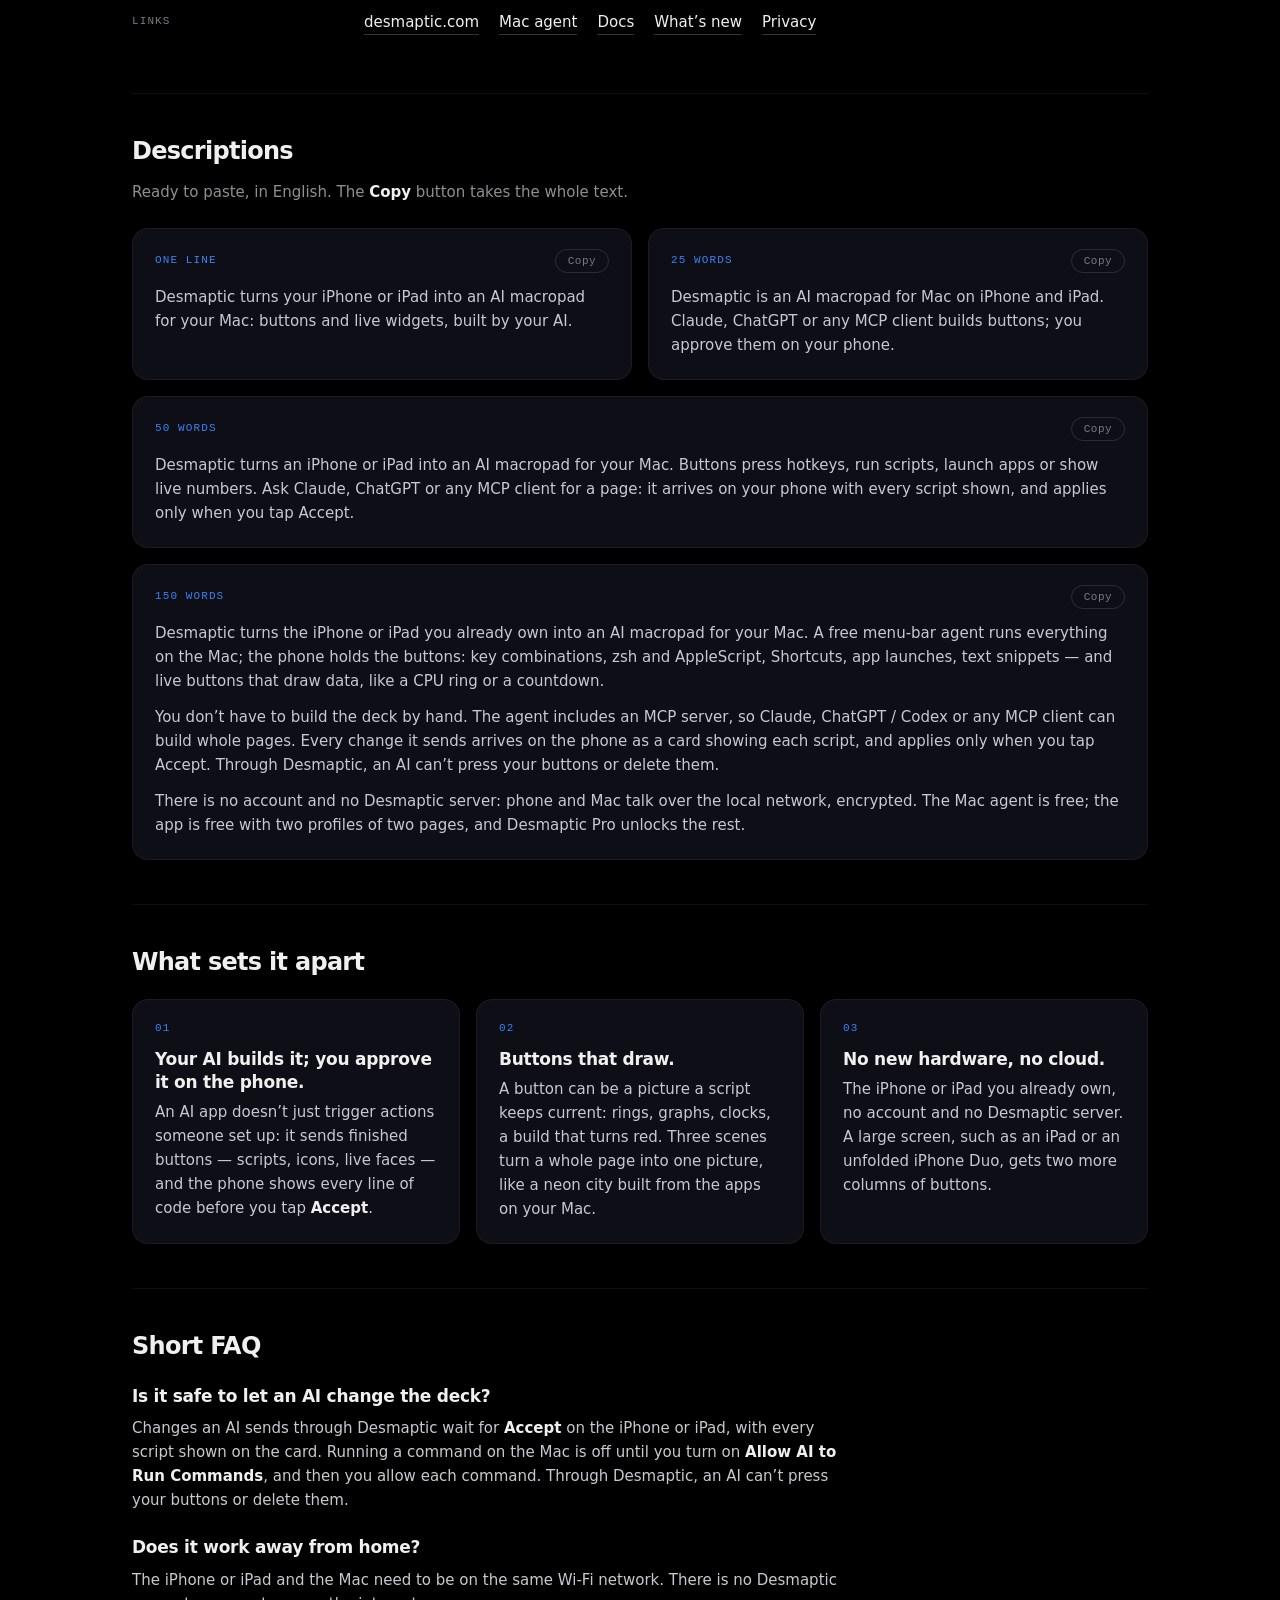
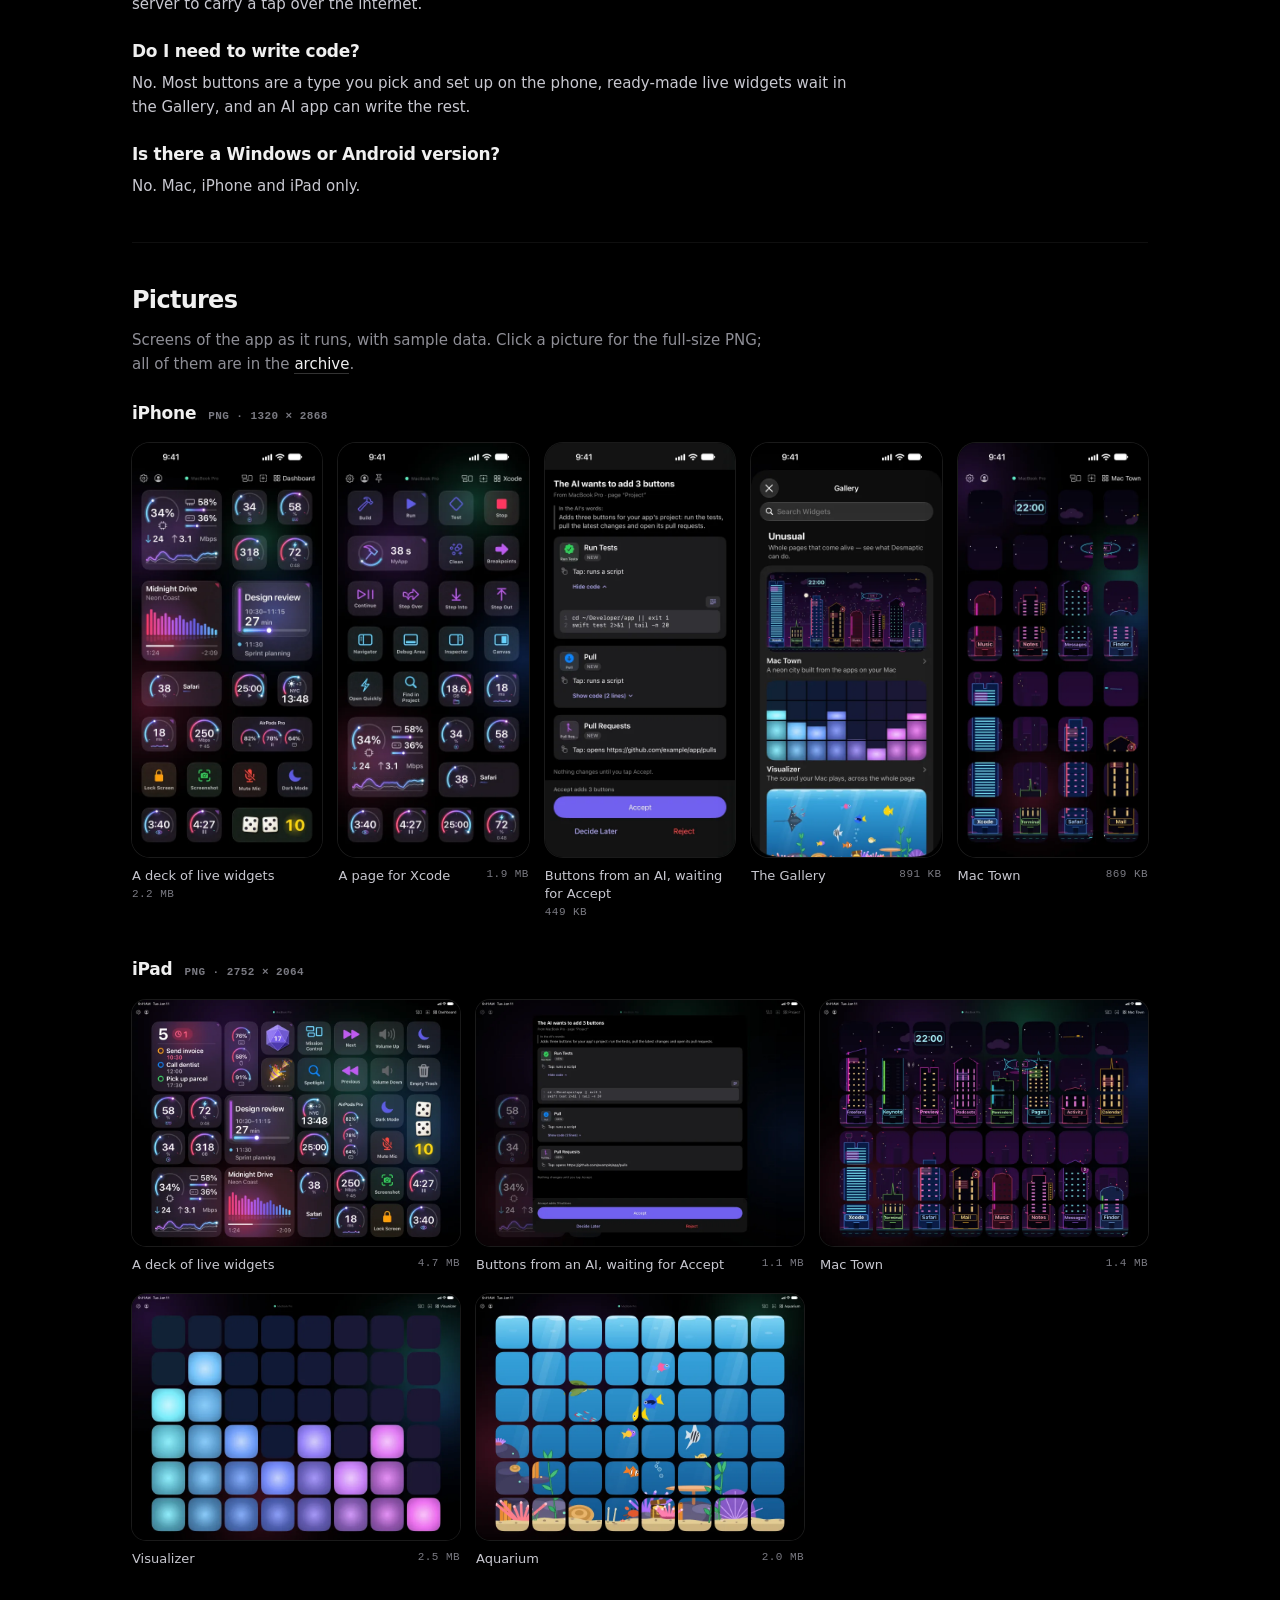
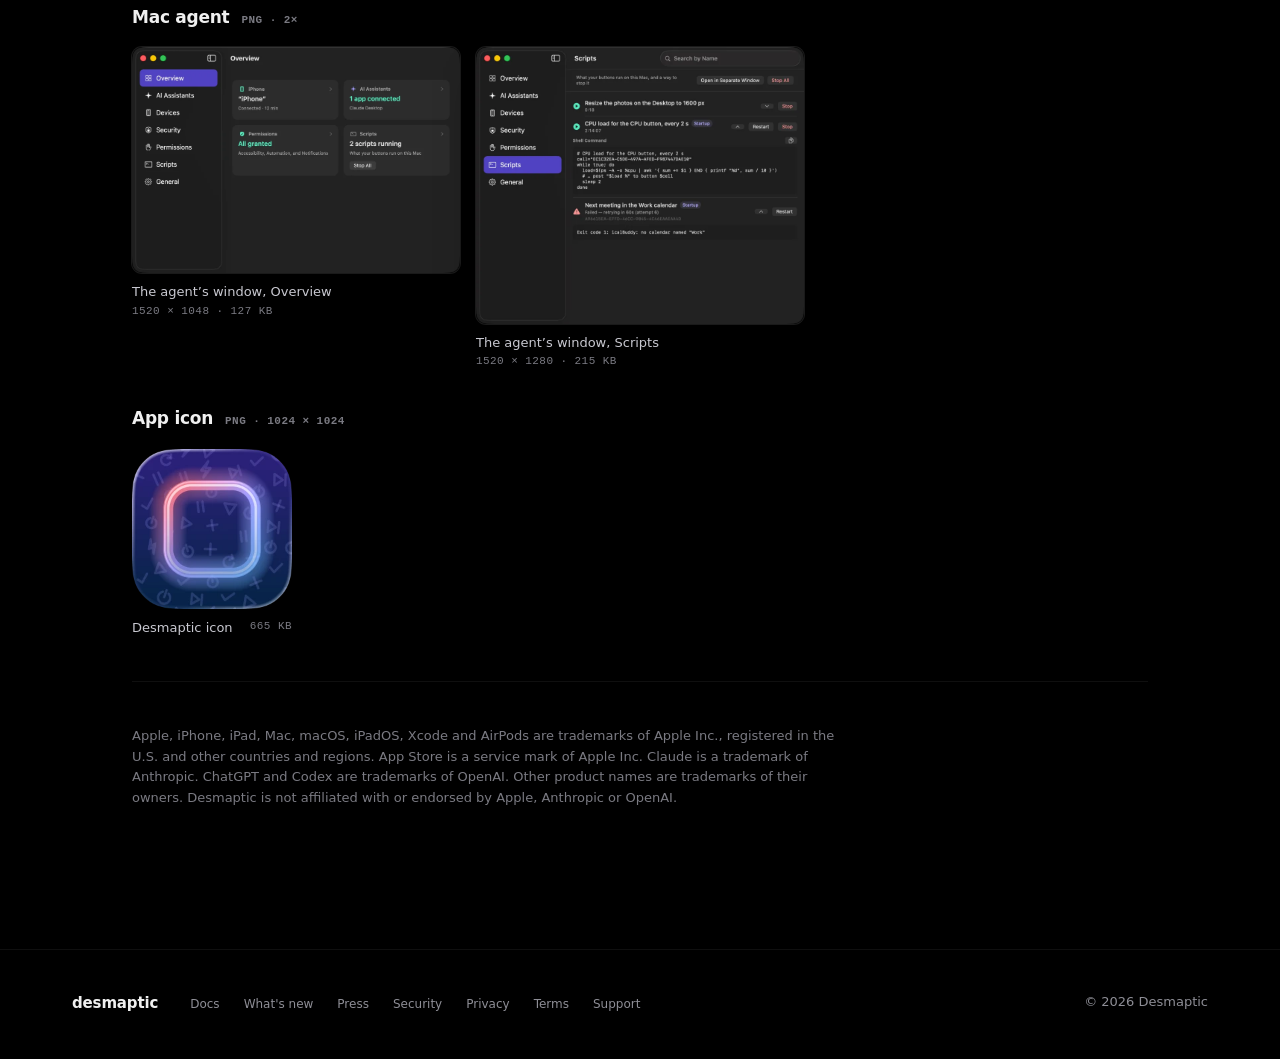
<file: next/press/index.html>
<!DOCTYPE html>
<html lang="en">
<head>
  <meta charset="UTF-8">
  <meta name="viewport" content="width=device-width, initial-scale=1.0">
  <title>Press Kit — Desmaptic</title>
  <meta name="description" content="Desmaptic press kit: facts, ready-made descriptions, screenshots of the app on iPhone, iPad and Mac, and the app icon, in one archive.">
  <meta name="robots" content="noindex">

  <!-- Open Graph -->
  <meta property="og:type" content="website">
  <meta property="og:site_name" content="Desmaptic">
  <meta property="og:url" content="https://desmaptic.com/next/press/">
  <meta property="og:title" content="Desmaptic Press Kit">
  <meta property="og:description" content="Facts, ready-made descriptions, screenshots and the app icon, in one archive.">
  <meta property="og:image" content="https://desmaptic.com/assets/og-image.jpg">

  <!-- Twitter -->
  <meta name="twitter:card" content="summary_large_image">
  <meta name="twitter:title" content="Desmaptic Press Kit">
  <meta name="twitter:description" content="Facts, ready-made descriptions, screenshots and the app icon, in one archive.">
  <meta name="twitter:image" content="https://desmaptic.com/assets/og-image.jpg">

  <link rel="icon" type="image/png" sizes="32x32" href="/assets/favicon-32.png">
  <link rel="icon" type="image/png" sizes="16x16" href="/assets/favicon-16.png">
  <link rel="apple-touch-icon" sizes="180x180" href="/assets/apple-touch-icon.png">
  <link rel="icon" href="/assets/favicon.ico" sizes="any">
  <meta name="theme-color" content="#000000">
  <link rel="manifest" href="/site.webmanifest">

  <link rel="stylesheet" href="/assets/style.css?v=20261009">

  <!-- A phone or tablet can't run the Mac agent: before the first paint, so the download button shows "Send to Mac" at once -->
  <script>
    if (/iPhone|iPad|iPod|Android/.test(navigator.userAgent) || (navigator.platform === 'MacIntel' && navigator.maxTouchPoints > 1)) {
      document.documentElement.classList.add('handheld');
    }
  </script>
</head>
<body>

  <a class="skip-link" href="#main">Skip to content</a>

  <nav class="nav" role="navigation" aria-label="Main navigation">
    <div class="container">
      <a href="/next/" class="nav-logo" aria-label="Desmaptic home">
        <img src="/assets/icon-96.png" alt="" width="28" height="28">
        desmaptic
      </a>
      <ul class="nav-links nav-compact">
        <li><a href="/docs">Docs</a></li>
        <li>
          <a href="/download/" class="nav-cta" data-send-to-mac><span class="only-mac">Download</span><span class="only-handheld">Send to Mac</span></a>
        </li>
      </ul>
    </div>
  </nav>

  <!-- Press kit: the facts and texts of the launch research, the app's screens and the archive with all of it.
       The same facts and texts are in assets/press/desmaptic-facts-and-texts.txt (inside the archive): change both together,
       then rebuild the archive (DESIGN.md › Press kit). No prices in figures, no reviews, no logos of other companies'
       products; pictures are renders of the app without Apple's device frames. -->
  <main class="press container" id="main">
    <header class="press-head">
      <div class="label">Press kit</div>
      <h1>Desmaptic press kit</h1>
      <p class="press-lede">Facts, ready-made descriptions and screens of the app for writing about Desmaptic. Use them freely in articles and videos about it.</p>
      <div class="press-actions">
        <a href="/assets/press/desmaptic-press-kit.zip" class="btn-primary" download>
          <svg width="16" height="16" viewBox="0 0 24 24" fill="none" stroke="currentColor" stroke-width="2" stroke-linecap="round" stroke-linejoin="round" aria-hidden="true"><path d="M21 15v4a2 2 0 0 1-2 2H5a2 2 0 0 1-2-2v-4"/><polyline points="7 10 12 15 17 10"/><line x1="12" y1="15" x2="12" y2="3"/></svg>
          Download press kit
        </a>
        <p class="press-zip-meta">ZIP · 18.8 MB · 13 pictures and the texts</p>
      </div>
      <p class="press-contact">Press questions: <a href="mailto:support@desmaptic.com?subject=Press">support@desmaptic.com</a> — Mikhail Zhukov, the developer.</p>
      <ul class="press-toc" aria-label="On this page">
        <li><a href="#facts">Facts</a></li>
        <li><a href="#descriptions">Descriptions</a></li>
        <li><a href="#apart">What sets it apart</a></li>
        <li><a href="#faq">FAQ</a></li>
        <li><a href="#pictures">Pictures</a></li>
      </ul>
    </header>

    <section class="press-section" id="facts" aria-labelledby="facts-title">
      <h2 id="facts-title">Facts</h2>
      <dl class="press-facts">
        <div><dt>Product</dt><dd>Desmaptic: AI Macropad for Mac. Buttons and live widgets for anything, on iPhone and iPad, built by your AI.</dd></div>
        <div><dt>What it is</dt><dd>An iPhone and iPad app plus a free Mac agent in the menu bar. Buttons press key combinations, run zsh scripts and AppleScript, launch apps, run Shortcuts, open URLs, type text snippets and switch pages — or show live data that updates on its own.</dd></div>
        <div><dt>AI</dt><dd>A built-in MCP server. Claude Desktop, Claude Code and ChatGPT / Codex connect with one click in the agent; Cursor, Windsurf and any other MCP client take a config copied from it. An AI can build whole pages. Every change it sends through Desmaptic arrives on the phone as a review card with the full code and applies only after <b>Accept</b>. Through Desmaptic, an AI can’t press your buttons or delete them.</dd></div>
        <div><dt>Gallery</dt><dd>34 ready-made widgets; pages of shortcuts for 35 Mac apps, such as Xcode, VS Code, Figma, Slack and Spotify; 3 full-page scenes: Mac Town, Visualizer and Aquarium.</dd></div>
        <div><dt>Grid</dt><dd>4 × 8 buttons on iPhone, 6 × 8 on large screens: iPad and the unfolded iPhone Duo. A button can span several cells.</dd></div>
        <div><dt>Privacy</dt><dd>No account, no Desmaptic server, no analytics. Phone and Mac talk directly over the local network through an encrypted connection, paired once with a 6-digit code. The deck syncs through the user’s own iCloud.</dd></div>
        <div><dt>Requirements</dt><dd>iPhone or iPad with iOS or iPadOS 17 or later; a Mac with macOS 15 or later running the free agent; both on the same Wi-Fi network. A Mac serves one phone at a time.</dd></div>
        <div><dt>Price</dt><dd>Mac agent: free. iPhone and iPad app: free with 2 profiles of 2 pages each, with every button type, live widgets and AI apps included. Desmaptic Pro — monthly, yearly or a one-time Lifetime purchase through the App Store — unlocks unlimited profiles and pages. Prices are in the App Store.</dd></div>
        <div><dt>Languages</dt><dd>English, German, Spanish, French, Russian.</dd></div>
        <div><dt>Availability</dt><dd>Mac agent: available now, notarized by Apple, updates itself. iPhone and iPad app: coming soon to the App Store.</dd></div>
        <div><dt>Developer</dt><dd>Mikhail Zhukov, independent developer, Cyprus.</dd></div>
        <div><dt>Links</dt><dd class="press-links">
          <a href="/">desmaptic.com</a>
          <a href="/download/">Mac agent</a>
          <a href="/docs">Docs</a>
          <a href="/changelog/">What’s new</a>
          <a href="/privacy">Privacy</a>
        </dd></div>
      </dl>
    </section>

    <section class="press-section" id="descriptions" aria-labelledby="descriptions-title">
      <h2 id="descriptions-title">Descriptions</h2>
      <p class="press-note">Ready to paste, in English. The <b>Copy</b> button takes the whole text.</p>
      <div class="press-texts">
        <article class="press-text">
          <header><h3>One line</h3><button type="button" class="press-copy" data-copy>Copy</button></header>
          <div class="press-text-body"><p>Desmaptic turns your iPhone or iPad into an AI macropad for your Mac: buttons and live widgets, built by your AI.</p></div>
        </article>
        <article class="press-text">
          <header><h3>25 words</h3><button type="button" class="press-copy" data-copy>Copy</button></header>
          <div class="press-text-body"><p>Desmaptic is an AI macropad for Mac on iPhone and iPad. Claude, ChatGPT or any MCP client builds buttons; you approve them on your phone.</p></div>
        </article>
        <article class="press-text">
          <header><h3>50 words</h3><button type="button" class="press-copy" data-copy>Copy</button></header>
          <div class="press-text-body"><p>Desmaptic turns an iPhone or iPad into an AI macropad for your Mac. Buttons press hotkeys, run scripts, launch apps or show live numbers. Ask Claude, ChatGPT or any MCP client for a page: it arrives on your phone with every script shown, and applies only when you tap Accept.</p></div>
        </article>
        <article class="press-text">
          <header><h3>150 words</h3><button type="button" class="press-copy" data-copy>Copy</button></header>
          <div class="press-text-body">
            <p>Desmaptic turns the iPhone or iPad you already own into an AI macropad for your Mac. A free menu-bar agent runs everything on the Mac; the phone holds the buttons: key combinations, zsh and AppleScript, Shortcuts, app launches, text snippets — and live buttons that draw data, like a CPU ring or a countdown.</p>
            <p>You don’t have to build the deck by hand. The agent includes an MCP server, so Claude, ChatGPT / Codex or any MCP client can build whole pages. Every change it sends arrives on the phone as a card showing each script, and applies only when you tap Accept. Through Desmaptic, an AI can’t press your buttons or delete them.</p>
            <p>There is no account and no Desmaptic server: phone and Mac talk over the local network, encrypted. The Mac agent is free; the app is free with two profiles of two pages, and Desmaptic Pro unlocks the rest.</p>
          </div>
        </article>
      </div>
    </section>

    <section class="press-section" id="apart" aria-labelledby="apart-title">
      <h2 id="apart-title">What sets it apart</h2>
      <ol class="press-points">
        <li><b>Your AI builds it; you approve it on the phone.</b> An AI app doesn’t just trigger actions someone set up: it sends finished buttons — scripts, icons, live faces — and the phone shows every line of code before you tap <b>Accept</b>.</li>
        <li><b>Buttons that draw.</b> A button can be a picture a script keeps current: rings, graphs, clocks, a build that turns red. Three scenes turn a whole page into one picture, like a neon city built from the apps on your Mac.</li>
        <li><b>No new hardware, no cloud.</b> The iPhone or iPad you already own, no account and no Desmaptic server. A large screen, such as an iPad or an unfolded iPhone Duo, gets two more columns of buttons.</li>
      </ol>
    </section>

    <section class="press-section" id="faq" aria-labelledby="faq-title">
      <h2 id="faq-title">Short FAQ</h2>
      <dl class="press-faq">
        <dt>Is it safe to let an AI change the deck?</dt>
        <dd>Changes an AI sends through Desmaptic wait for <b>Accept</b> on the iPhone or iPad, with every script shown on the card. Running a command on the Mac is off until you turn on <b>Allow AI to Run Commands</b>, and then you allow each command. Through Desmaptic, an AI can’t press your buttons or delete them.</dd>
        <dt>Does it work away from home?</dt>
        <dd>The iPhone or iPad and the Mac need to be on the same Wi-Fi network. There is no Desmaptic server to carry a tap over the internet.</dd>
        <dt>Do I need to write code?</dt>
        <dd>No. Most buttons are a type you pick and set up on the phone, ready-made live widgets wait in the Gallery, and an AI app can write the rest.</dd>
        <dt>Is there a Windows or Android version?</dt>
        <dd>No. Mac, iPhone and iPad only.</dd>
      </dl>
    </section>

    <!-- Pictures: the app's screens as it runs, with sample data, no device frames (Apple's bezels are for apps already in
         the App Store). Each preview (assets/press/preview/*.webp) links to its full PNG; the archive has the same PNGs. -->
    <section class="press-section" id="pictures" aria-labelledby="pictures-title">
      <h2 id="pictures-title">Pictures</h2>
      <p class="press-note">Screens of the app as it runs, with sample data. Click a picture for the full-size PNG; all of them are in the <a href="/assets/press/desmaptic-press-kit.zip" download>archive</a>.</p>

      <h3 class="press-group">iPhone <span>PNG · 1320 × 2868</span></h3>
      <div class="press-shots press-shots-phone">
        <figure class="press-shot">
          <a href="/assets/press/desmaptic-iphone-1-deck.png" download><img src="/assets/press/preview/desmaptic-iphone-1-deck.webp" alt="A deck on iPhone: gauges for CPU, memory, disk and battery, the song playing, the next meeting and buttons for Mac actions" width="440" height="956" loading="lazy"></a>
          <figcaption>A deck of live widgets <span>2.2 MB</span></figcaption>
        </figure>
        <figure class="press-shot">
          <a href="/assets/press/desmaptic-iphone-2-xcode-page.png" download><img src="/assets/press/preview/desmaptic-iphone-2-xcode-page.webp" alt="The Xcode page on iPhone: Build, Run, Test, Stop, the build time and debugger buttons" width="440" height="956" loading="lazy"></a>
          <figcaption>A page for Xcode <span>1.9 MB</span></figcaption>
        </figure>
        <figure class="press-shot">
          <a href="/assets/press/desmaptic-iphone-3-ai-review.png" download><img src="/assets/press/preview/desmaptic-iphone-3-ai-review.webp" alt="The review card on iPhone: the AI wants to add 3 buttons, each with its code, and Accept" width="440" height="956" loading="lazy"></a>
          <figcaption>Buttons from an AI, waiting for Accept <span>449 KB</span></figcaption>
        </figure>
        <figure class="press-shot">
          <a href="/assets/press/desmaptic-iphone-4-gallery.png" download><img src="/assets/press/preview/desmaptic-iphone-4-gallery.webp" alt="The Gallery on iPhone: the Unusual collection with Mac Town, Visualizer and Aquarium" width="440" height="956" loading="lazy"></a>
          <figcaption>The Gallery <span>891 KB</span></figcaption>
        </figure>
        <figure class="press-shot">
          <a href="/assets/press/desmaptic-iphone-5-mac-town.png" download><img src="/assets/press/preview/desmaptic-iphone-5-mac-town.webp" alt="The Mac Town scene on iPhone: a neon city whose buildings are apps on the Mac" width="440" height="956" loading="lazy"></a>
          <figcaption>Mac Town <span>869 KB</span></figcaption>
        </figure>
      </div>

      <h3 class="press-group">iPad <span>PNG · 2752 × 2064</span></h3>
      <div class="press-shots press-shots-wide">
        <figure class="press-shot">
          <a href="/assets/press/desmaptic-ipad-1-deck.png" download><img src="/assets/press/preview/desmaptic-ipad-1-deck.webp" alt="A deck on iPad in landscape: reminders, gauges, the next meeting, the song playing and buttons for Mac actions" width="880" height="660" loading="lazy"></a>
          <figcaption>A deck of live widgets <span>4.7 MB</span></figcaption>
        </figure>
        <figure class="press-shot">
          <a href="/assets/press/desmaptic-ipad-2-ai-review.png" download><img src="/assets/press/preview/desmaptic-ipad-2-ai-review.webp" alt="The review card on iPad: the AI wants to add 3 buttons, each with its code, and Accept" width="880" height="660" loading="lazy"></a>
          <figcaption>Buttons from an AI, waiting for Accept <span>1.1 MB</span></figcaption>
        </figure>
        <figure class="press-shot">
          <a href="/assets/press/desmaptic-ipad-3-mac-town.png" download><img src="/assets/press/preview/desmaptic-ipad-3-mac-town.webp" alt="The Mac Town scene on iPad: a neon city across the whole page" width="880" height="660" loading="lazy"></a>
          <figcaption>Mac Town <span>1.4 MB</span></figcaption>
        </figure>
        <figure class="press-shot">
          <a href="/assets/press/desmaptic-ipad-4-visualizer.png" download><img src="/assets/press/preview/desmaptic-ipad-4-visualizer.webp" alt="The Visualizer scene on iPad: every button a bar of the sound the Mac plays" width="880" height="660" loading="lazy"></a>
          <figcaption>Visualizer <span>2.5 MB</span></figcaption>
        </figure>
        <figure class="press-shot">
          <a href="/assets/press/desmaptic-ipad-5-aquarium.png" download><img src="/assets/press/preview/desmaptic-ipad-5-aquarium.webp" alt="The Aquarium scene on iPad: a fish tank across the whole page" width="880" height="660" loading="lazy"></a>
          <figcaption>Aquarium <span>2.0 MB</span></figcaption>
        </figure>
      </div>

      <h3 class="press-group">Mac agent <span>PNG · 2×</span></h3>
      <div class="press-shots press-shots-wide">
        <figure class="press-shot press-shot-window">
          <a href="/assets/press/desmaptic-mac-agent-overview.png" download><img src="/assets/press/preview/desmaptic-mac-agent-overview.webp" alt="The Desmaptic Agent window on the Mac, Overview: the iPhone connected, an AI app connected, permissions granted, two scripts running" width="880" height="607" loading="lazy"></a>
          <figcaption>The agent’s window, Overview <span>1520 × 1048 · 127 KB</span></figcaption>
        </figure>
        <figure class="press-shot press-shot-window">
          <a href="/assets/press/desmaptic-mac-agent-scripts.png" download><img src="/assets/press/preview/desmaptic-mac-agent-scripts.webp" alt="The Desmaptic Agent window on the Mac, Scripts: what the buttons run on the Mac, with Restart and Stop" width="880" height="742" loading="lazy"></a>
          <figcaption>The agent’s window, Scripts <span>1520 × 1280 · 215 KB</span></figcaption>
        </figure>
      </div>

      <!-- The app icon: Icon Composer's 1024 px iOS rendering, sRGB (DESIGN.md › File Structure). A new icon replaces it here and in the archive. -->
      <h3 class="press-group">App icon <span>PNG · 1024 × 1024</span></h3>
      <div class="press-shots press-shots-icon">
        <figure class="press-shot press-shot-icon">
          <a href="/assets/press/desmaptic-icon-1024.png" download><img src="/assets/press/preview/desmaptic-icon-1024.webp" alt="The Desmaptic app icon: a key drawn as a glowing neon tube on a night-blue rounded square, faint action symbols behind it" width="240" height="240" loading="lazy"></a>
          <figcaption>Desmaptic icon <span>665 KB</span></figcaption>
        </figure>
      </div>
    </section>

    <section class="press-section press-legal" id="trademarks" aria-label="Trademarks">
      <p>Apple, iPhone, iPad, Mac, macOS, iPadOS, Xcode and AirPods are trademarks of Apple Inc., registered in the U.S. and other countries and regions. App Store is a service mark of Apple Inc. Claude is a trademark of Anthropic. ChatGPT and Codex are trademarks of OpenAI. Other product names are trademarks of their owners. Desmaptic is not affiliated with or endorsed by Apple, Anthropic or OpenAI.</p>
    </section>
  </main>

  <footer class="footer">
    <div class="container">
      <div class="footer-left">
        <span class="footer-logo">desmaptic</span>
        <ul class="footer-links">
          <li><a href="/docs">Docs</a></li>
          <li><a href="/changelog/">What's new</a></li>
          <li><a href="/next/press/" aria-current="page">Press</a></li>
          <li><a href="/security/">Security</a></li>
          <li><a href="/privacy">Privacy</a></li>
          <li><a href="/terms">Terms</a></li>
          <li><a href="/support">Support</a></li>
        </ul>
      </div>
      <div class="footer-right">&copy; 2026 Desmaptic</div>
    </div>
  </footer>

  <script>
    // Copy: the text of the card, its paragraphs divided by an empty line
    document.querySelectorAll('[data-copy]').forEach(function (button) {
      button.addEventListener('click', function () {
        var body = button.closest('.press-text').querySelector('.press-text-body');
        var text = Array.prototype.map.call(body.querySelectorAll('p'), function (p) { return p.textContent.trim(); }).join('\n\n');
        if (!navigator.clipboard) return;
        navigator.clipboard.writeText(text).then(function () {
          button.textContent = 'Copied';
          button.classList.add('is-done');
          setTimeout(function () { button.textContent = 'Copy'; button.classList.remove('is-done'); }, 1600);
        });
      });
    });
  </script>
  <script src="/assets/agent-download.js?v=20261007" defer></script>
  <!-- Cloudflare Web Analytics --><script type='module' src='https://static.cloudflareinsights.com/beacon.min.js' data-cf-beacon='{"token": "d238867a7ea24ca4a051cca75ecae123"}'></script><!-- End Cloudflare Web Analytics -->
</body>
</html>
</file>
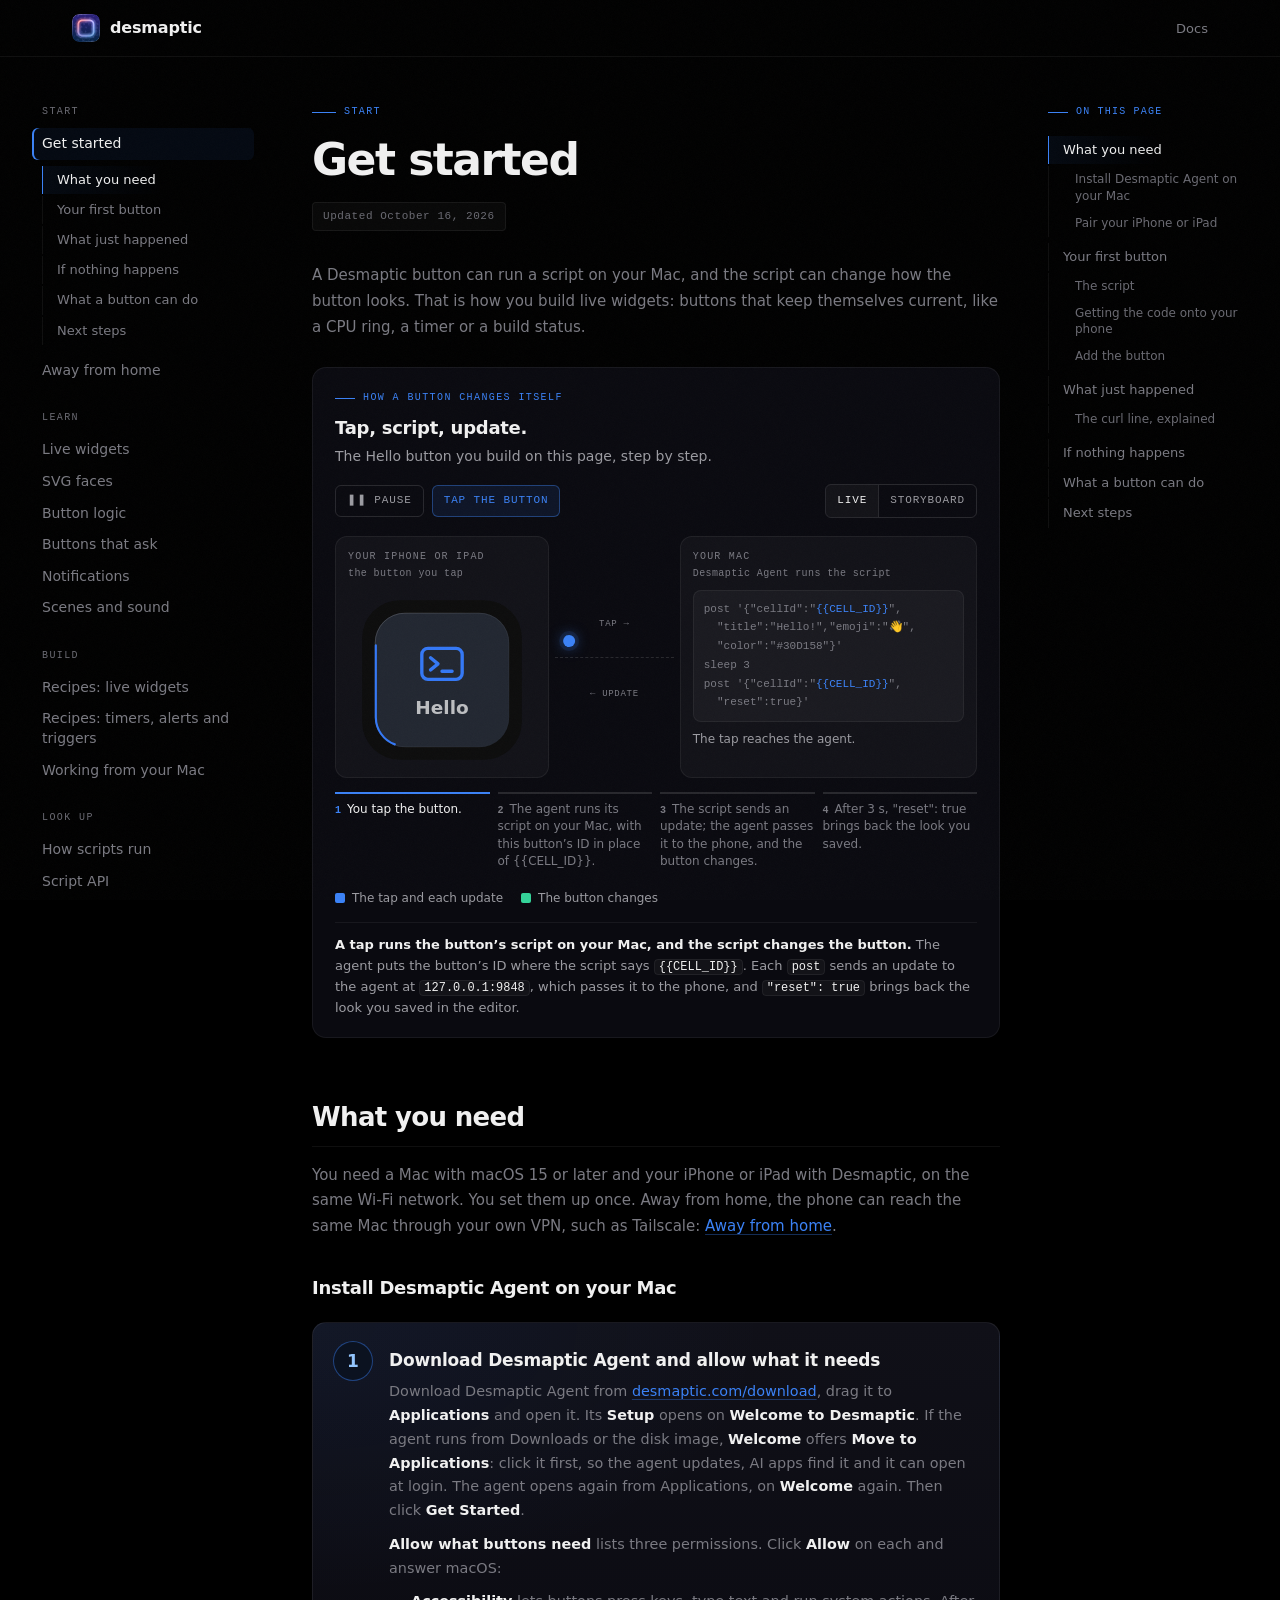
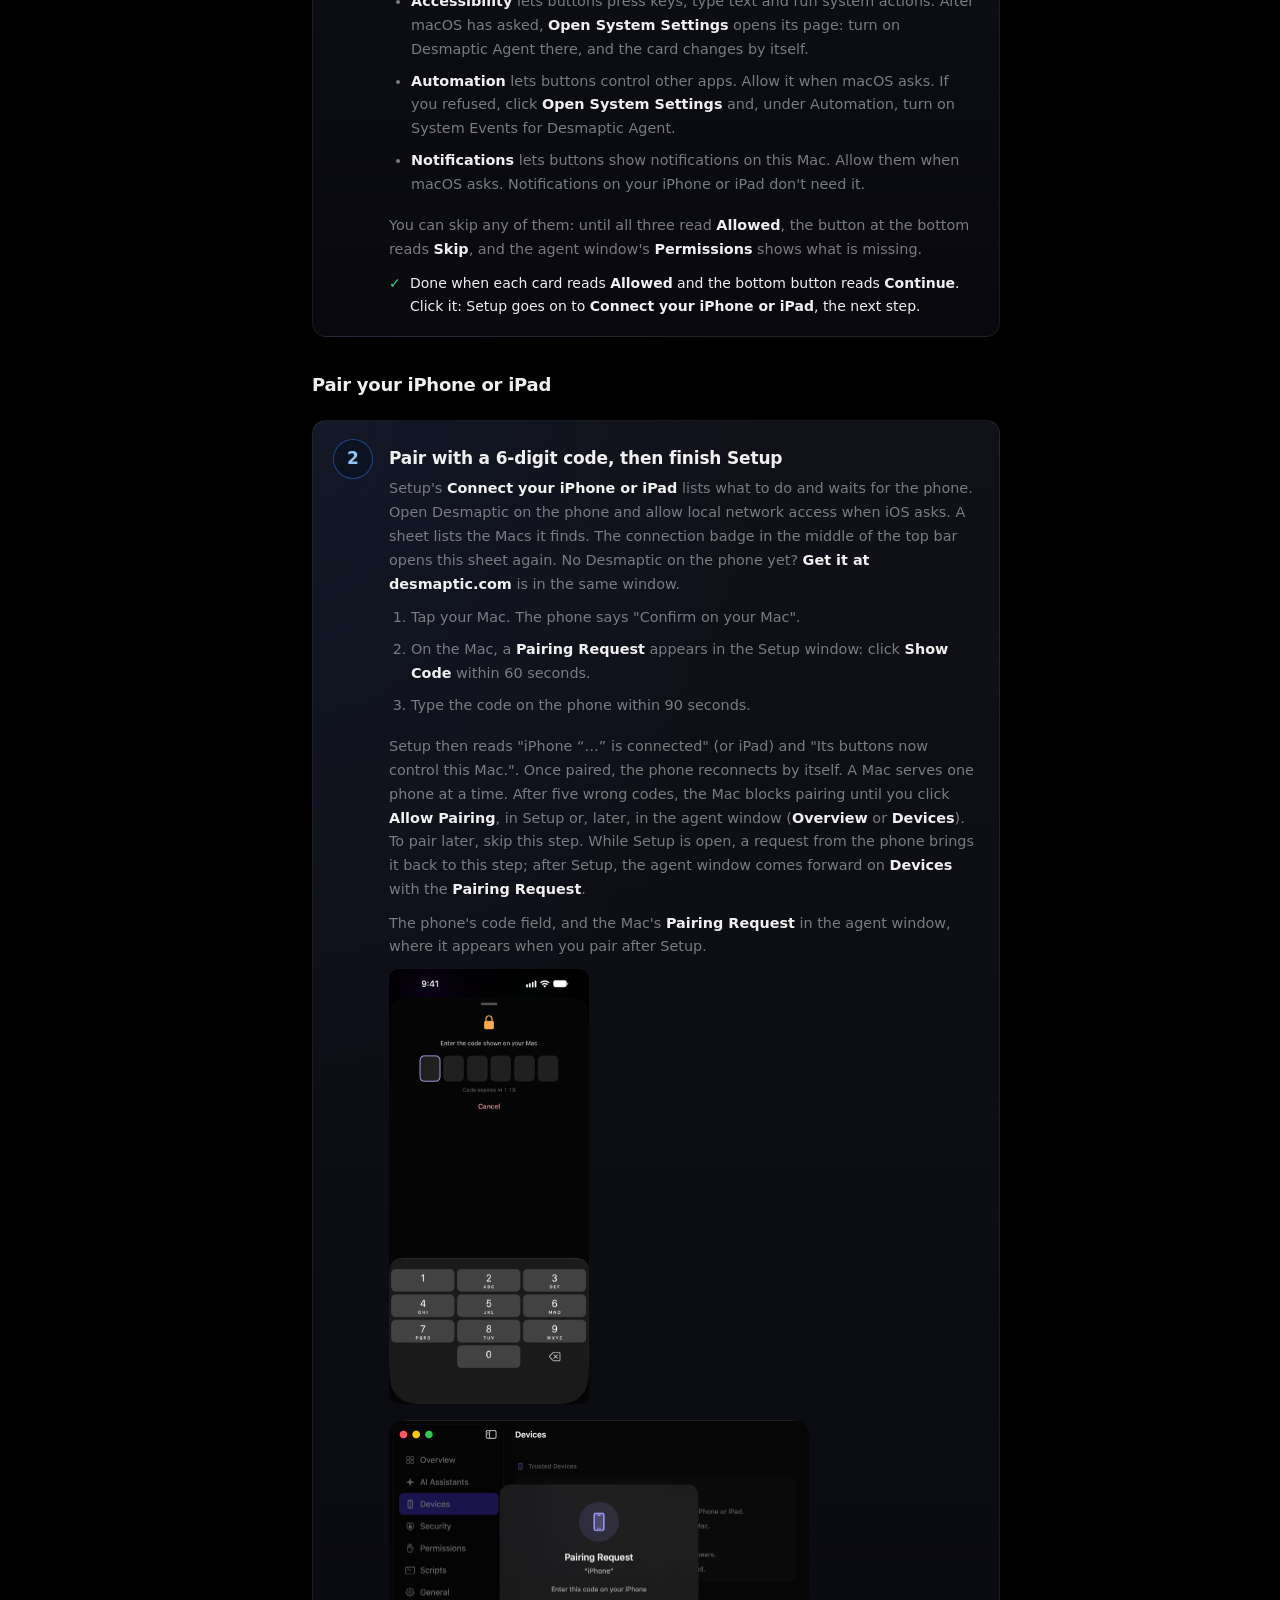
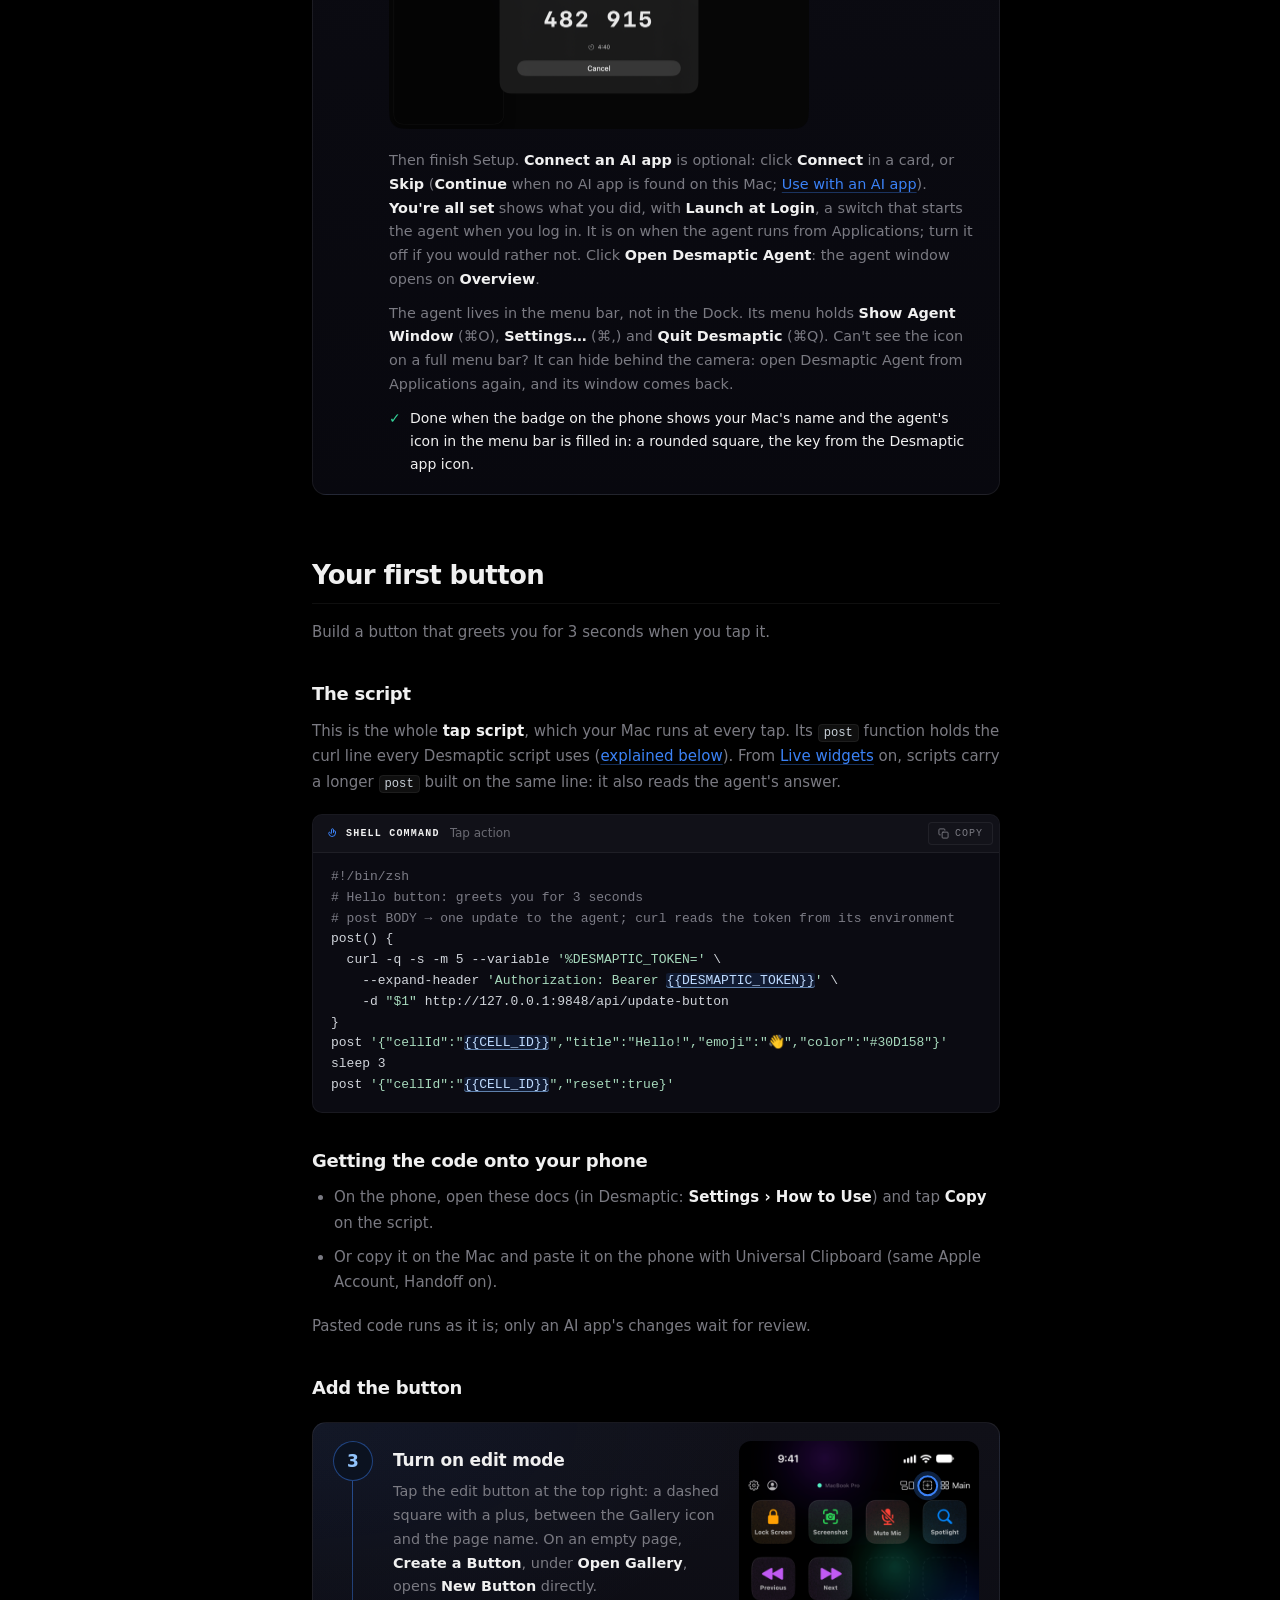
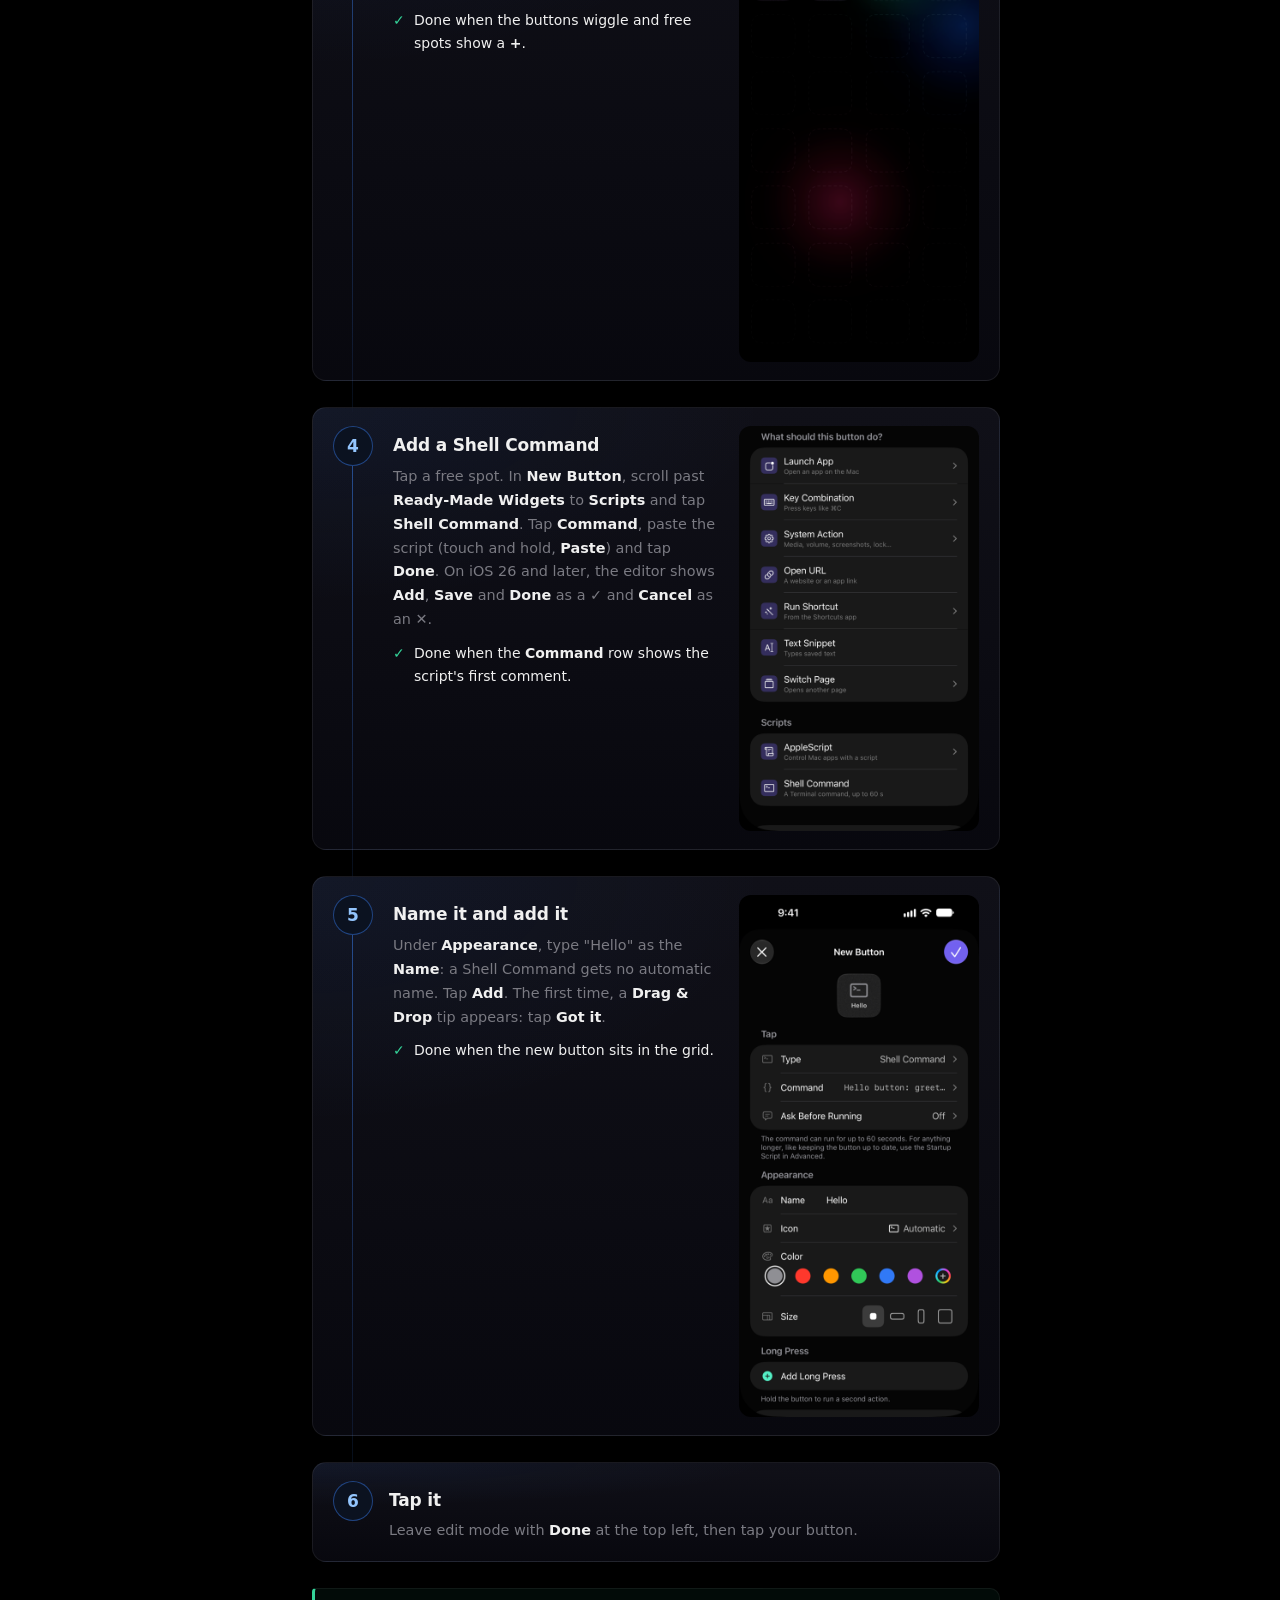
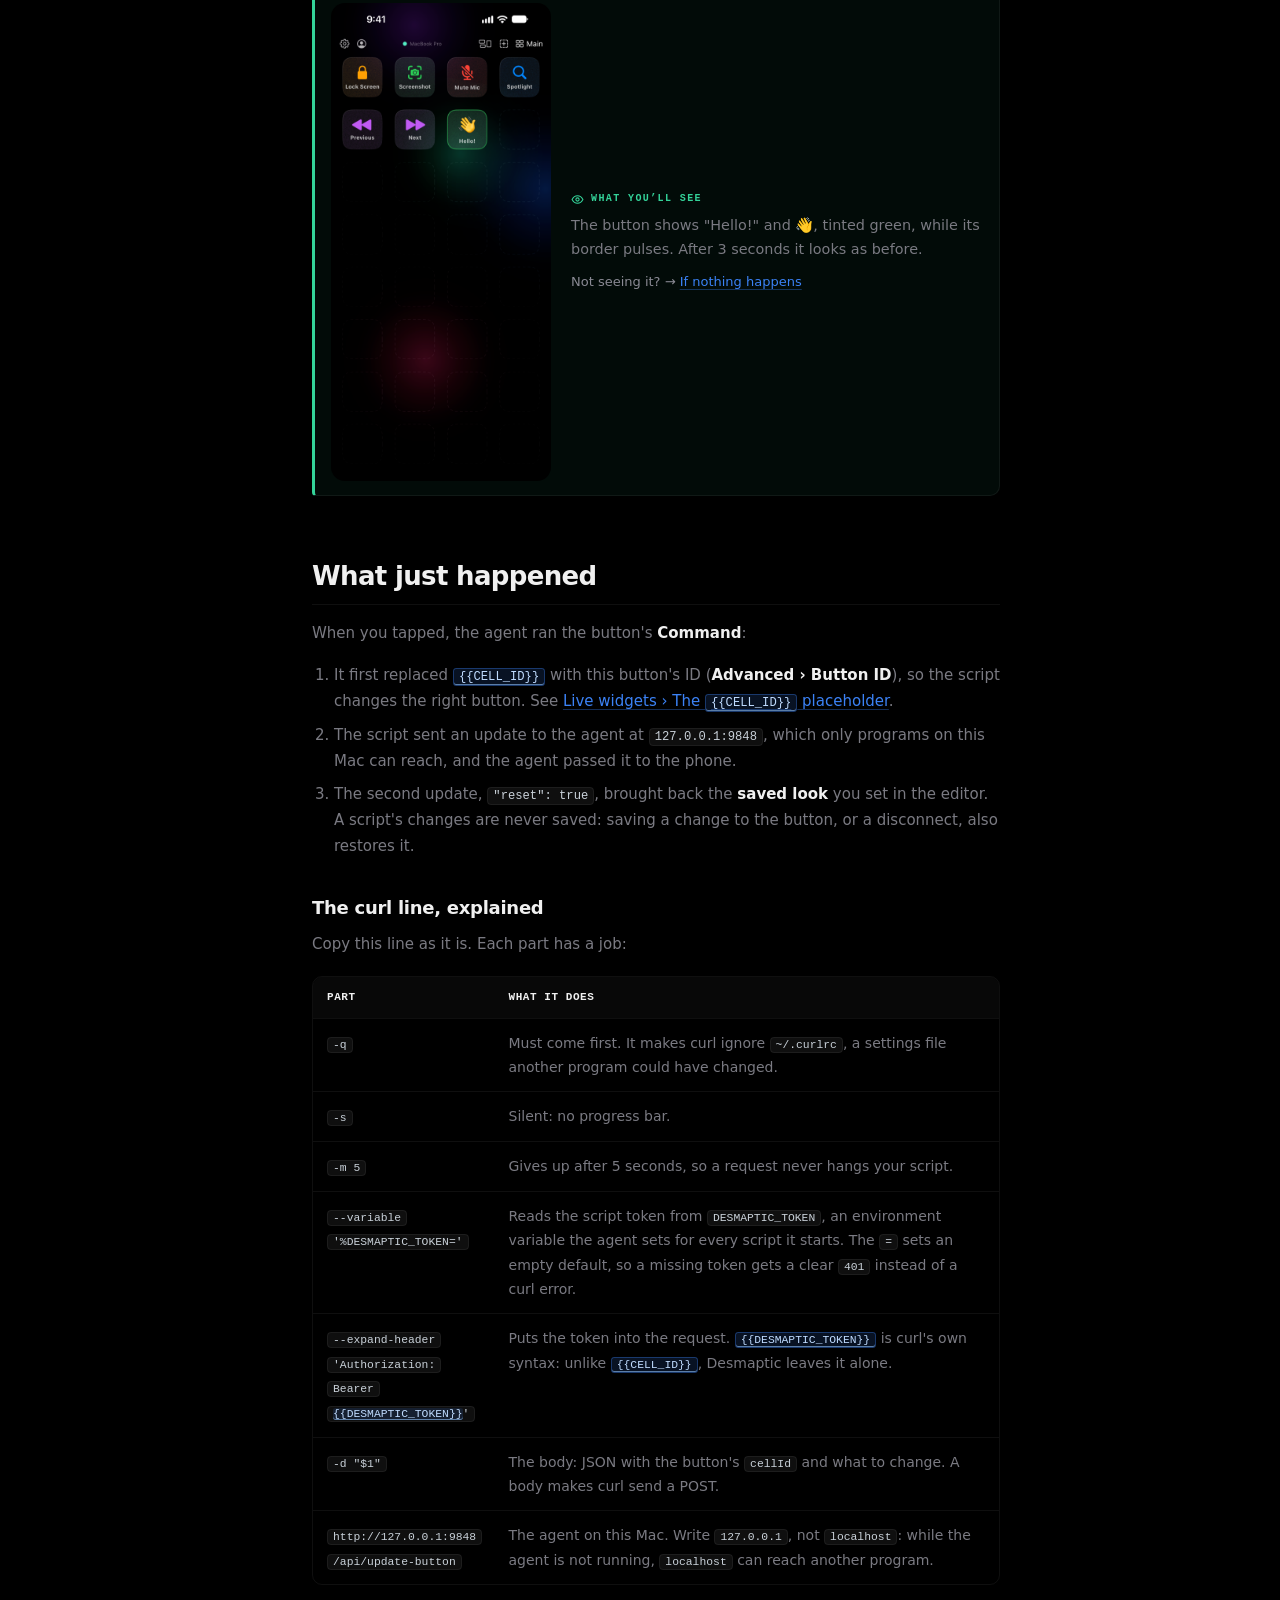
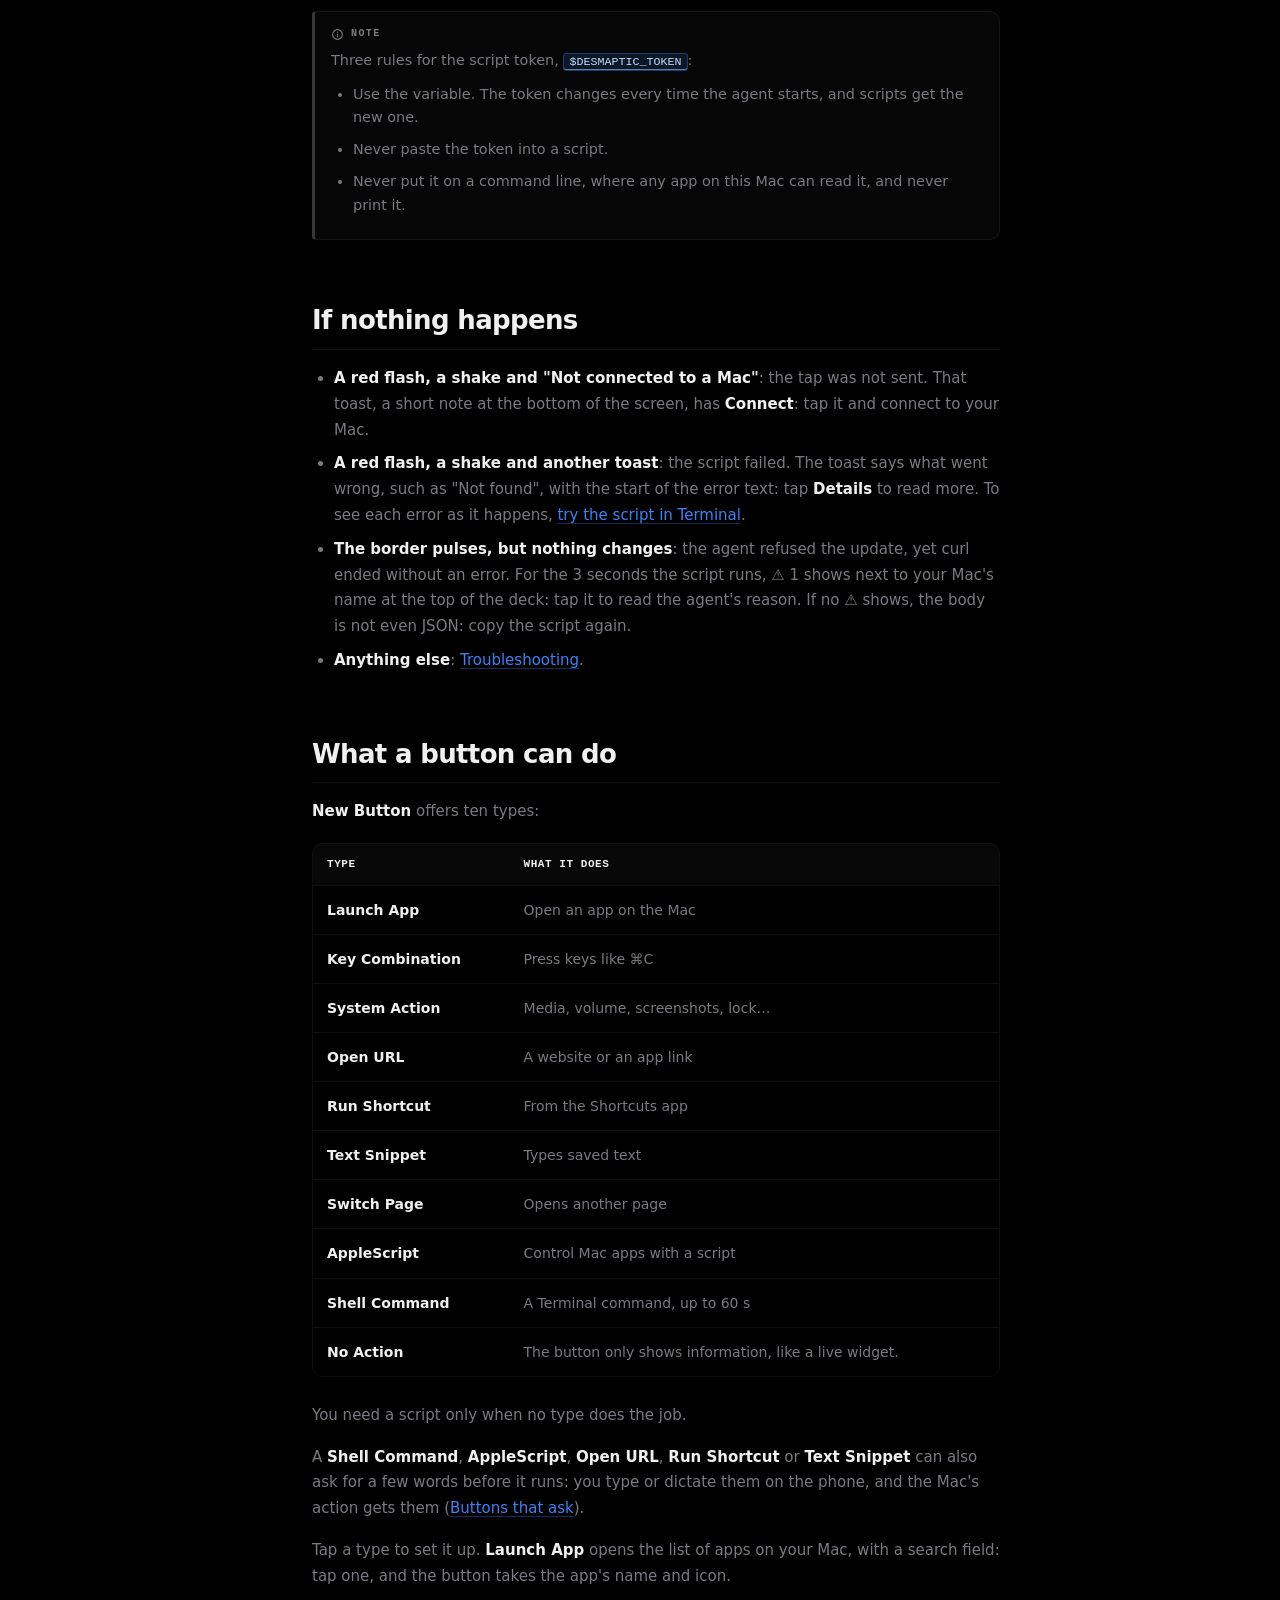
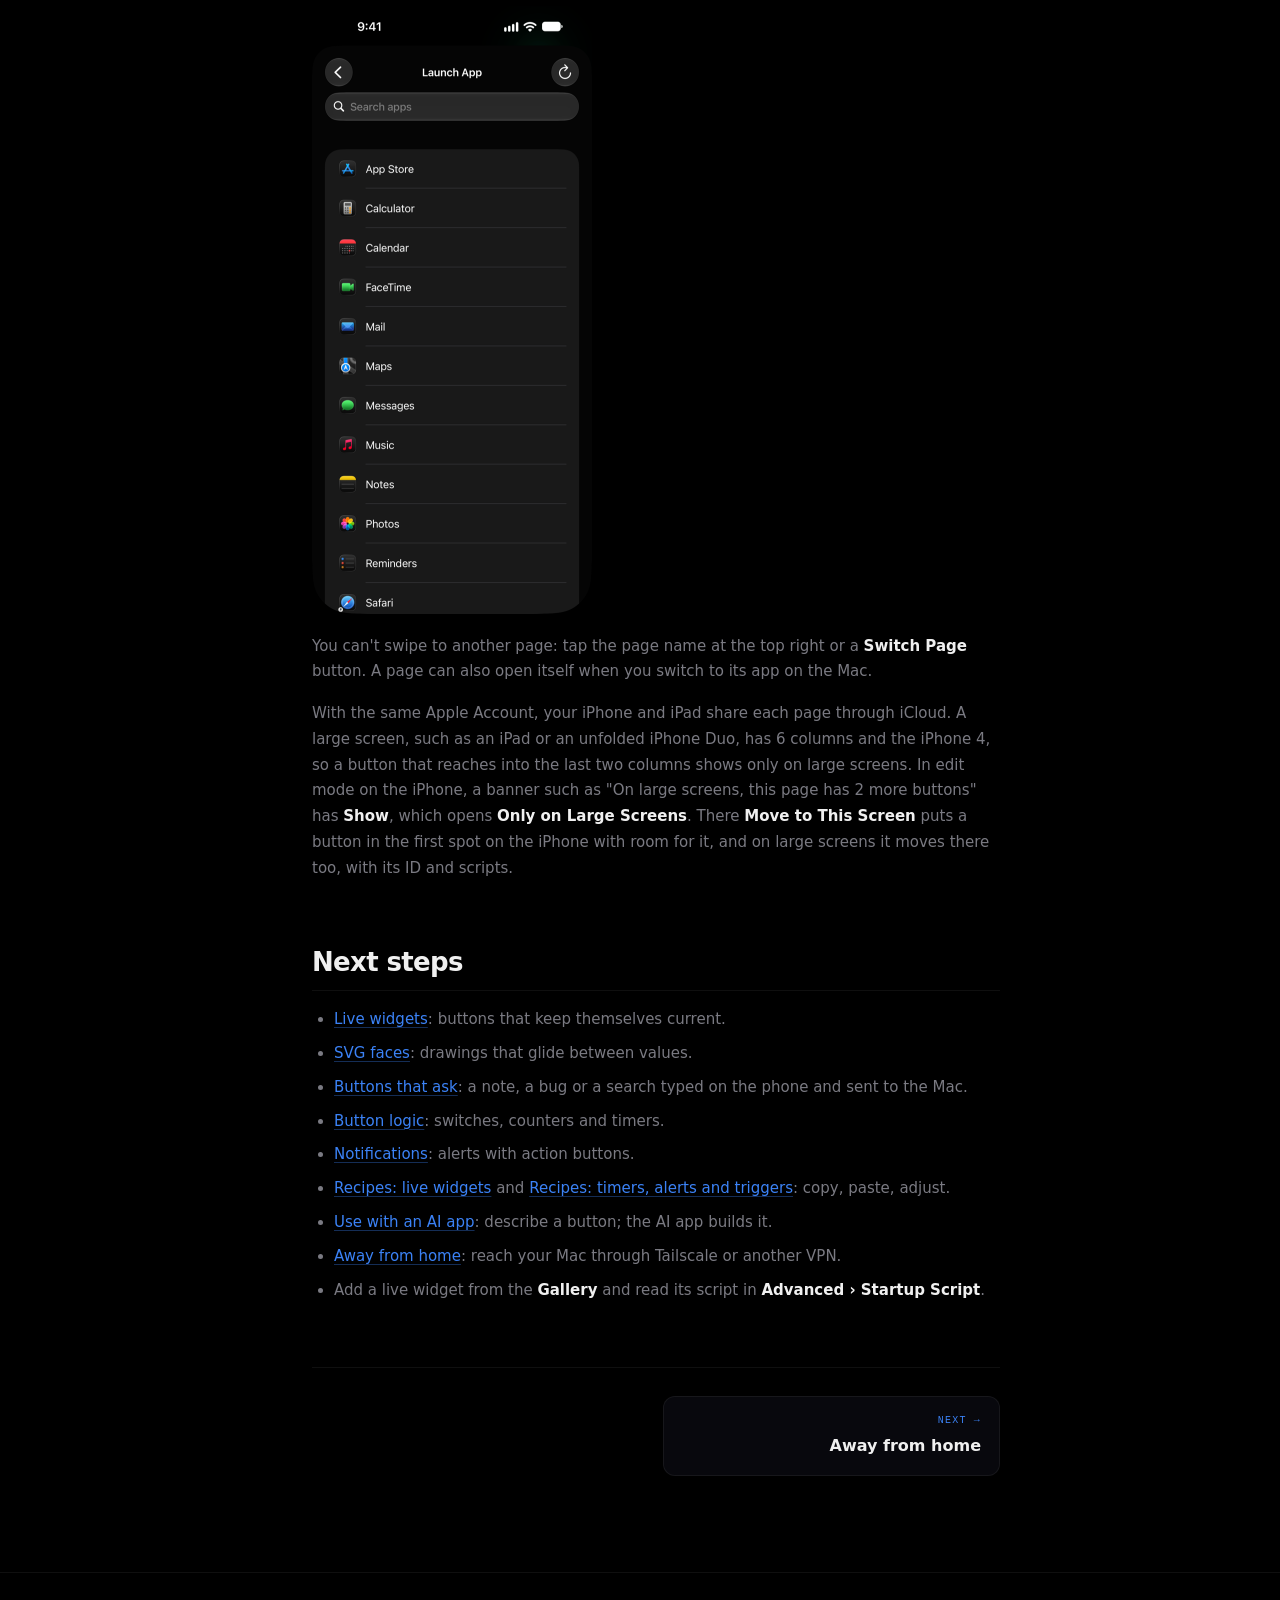
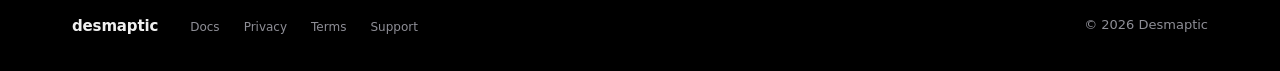
<file: docs.html>
<!DOCTYPE html>
<html lang="en">
<head>
  <meta charset="UTF-8">
  <meta name="viewport" content="width=device-width, initial-scale=1.0">
  <title>Desmaptic Docs</title>
  <meta name="description" content="Desmaptic documentation: buttons that run scripts on your Mac, live widgets, SVG faces, button logic, notifications, recipes and the script API.">
  <link rel="canonical" href="https://desmaptic.com/docs">

  <!-- Open Graph (docs.js sets title, description and URL for each page) -->
  <meta property="og:type" content="article">
  <meta property="og:site_name" content="Desmaptic">
  <meta property="og:url" content="https://desmaptic.com/docs">
  <meta property="og:title" content="Desmaptic Docs">
  <meta property="og:description" content="Desmaptic documentation: buttons that run scripts on your Mac, live widgets, SVG faces, button logic, notifications, recipes and the script API.">
  <meta property="og:image" content="https://desmaptic.com/assets/og-image.jpg">

  <!-- Twitter -->
  <meta name="twitter:card" content="summary_large_image">
  <meta name="twitter:title" content="Desmaptic Docs">
  <meta name="twitter:description" content="Desmaptic documentation: buttons that run scripts on your Mac, live widgets, SVG faces, button logic, notifications, recipes and the script API.">
  <meta name="twitter:image" content="https://desmaptic.com/assets/og-image.jpg">

  <link rel="icon" type="image/png" sizes="32x32" href="assets/favicon-32.png">
  <link rel="icon" type="image/png" sizes="16x16" href="assets/favicon-16.png">
  <link rel="apple-touch-icon" sizes="180x180" href="assets/apple-touch-icon.png">
  <link rel="icon" href="assets/favicon.ico" sizes="any">
  <meta name="theme-color" content="#000000">
  <link rel="manifest" href="/site.webmanifest">
  <link rel="modulepreload" href="assets/docs/js/marked-14.1.3.esm.js">
  <link rel="stylesheet" href="assets/style.css?v=20261001">
</head>
<body class="docs-body">

  <a class="skip-link" href="#main">Skip to content</a>

  <nav class="nav" role="navigation" aria-label="Main navigation">
    <div class="container">
      <a href="/" class="nav-logo" aria-label="Desmaptic home">
        <img src="assets/icon-96.png" alt="" width="28" height="28">
        desmaptic
      </a>
      <ul class="nav-links">
        <li><a href="docs" aria-current="page">Docs</a></li>
      </ul>
    </div>
  </nav>

  <!-- Below 900 px: the page list and "On this page" open from this bar -->
  <div class="docs-subbar">
    <button type="button" class="docs-subbar-toggle" id="docsPanelToggle" aria-controls="docsNav" aria-expanded="false">
      <svg width="16" height="16" viewBox="0 0 24 24" fill="none" stroke="currentColor" stroke-width="2" stroke-linecap="round" aria-hidden="true"><line x1="4" y1="6" x2="20" y2="6"/><line x1="4" y1="12" x2="20" y2="12"/><line x1="4" y1="18" x2="20" y2="18"/></svg>
      <span class="docs-subbar-label">Pages</span>
      <span class="docs-subbar-sep" aria-hidden="true">·</span>
      <span class="docs-subbar-title" id="docsSubbarTitle">Docs</span>
    </button>
    <a class="docs-subbar-step" id="docsSubbarPrev" href="docs" aria-label="Previous page" hidden>
      <svg width="16" height="16" viewBox="0 0 24 24" fill="none" stroke="currentColor" stroke-width="2" stroke-linecap="round" stroke-linejoin="round" aria-hidden="true"><path d="m15 18-6-6 6-6"/></svg>
    </a>
    <a class="docs-subbar-step" id="docsSubbarNext" href="docs" aria-label="Next page" hidden>
      <svg width="16" height="16" viewBox="0 0 24 24" fill="none" stroke="currentColor" stroke-width="2" stroke-linecap="round" stroke-linejoin="round" aria-hidden="true"><path d="m9 18 6-6-6-6"/></svg>
    </a>
  </div>
  <div class="docs-backdrop" id="docsBackdrop" hidden></div>

  <div class="docs-shell">

    <aside class="docs-nav" id="docsNav" aria-label="Documentation">
      <div class="docs-nav-inner">
        <div class="docs-nav-head">
          <span class="docs-toc-label">Desmaptic Docs</span>
          <button type="button" class="docs-nav-close" id="docsPanelClose" aria-label="Close the page list">
            <svg width="16" height="16" viewBox="0 0 24 24" fill="none" stroke="currentColor" stroke-width="2" stroke-linecap="round" aria-hidden="true"><path d="M6 6l12 12M18 6 6 18"/></svg>
          </button>
        </div>
        <nav class="docs-nav-pages" id="docsNavPages" aria-label="Pages"></nav>
      </div>
    </aside>

    <main class="docs-main" id="main" tabindex="-1">
      <header class="docs-page-head" id="docsPageHead"></header>
      <details class="docs-otp-dropdown" id="docsOtpDropdown" hidden>
        <summary>On this page</summary>
      </details>
      <article class="docs-content" id="docsContent">
        <div class="docs-loading">Loading documentation…</div>
        <noscript>
          <p>These docs need JavaScript. The pages are also plain Markdown:
            <a href="assets/docs/pages/start.md">Get started</a>,
            <a href="assets/docs/pages/live-widgets.md">Live widgets</a>,
            <a href="assets/docs/pages/svg-faces.md">SVG faces</a>,
            <a href="assets/docs/pages/scripts.md">How scripts run</a>,
            <a href="assets/docs/pages/api.md">Script API</a>.</p>
        </noscript>
      </article>
      <nav class="docs-pager" id="docsPager" aria-label="Previous and next page"></nav>
    </main>

    <aside class="docs-rail" id="docsRail" aria-label="On this page" hidden>
      <div class="docs-rail-inner">
        <div class="docs-toc-label">On this page</div>
        <ul class="docs-toc-list" id="docsRailList"></ul>
      </div>
    </aside>

  </div>

  <footer class="footer">
    <div class="container">
      <div class="footer-left">
        <span class="footer-logo">desmaptic</span>
        <ul class="footer-links">
          <li><a href="docs">Docs</a></li>
          <li><a href="privacy">Privacy</a></li>
          <li><a href="terms">Terms</a></li>
          <li><a href="support">Support</a></li>
        </ul>
      </div>
      <div class="footer-right">&copy; 2026 Desmaptic</div>
    </div>
  </footer>

  <script type="module" src="assets/docs/docs.js?v=20261001"></script>
  <!-- Cloudflare Web Analytics --><script type='module' src='https://static.cloudflareinsights.com/beacon.min.js' data-cf-beacon='{"token": "d238867a7ea24ca4a051cca75ecae123"}'></script><!-- End Cloudflare Web Analytics -->
</body>
</html>
</file>
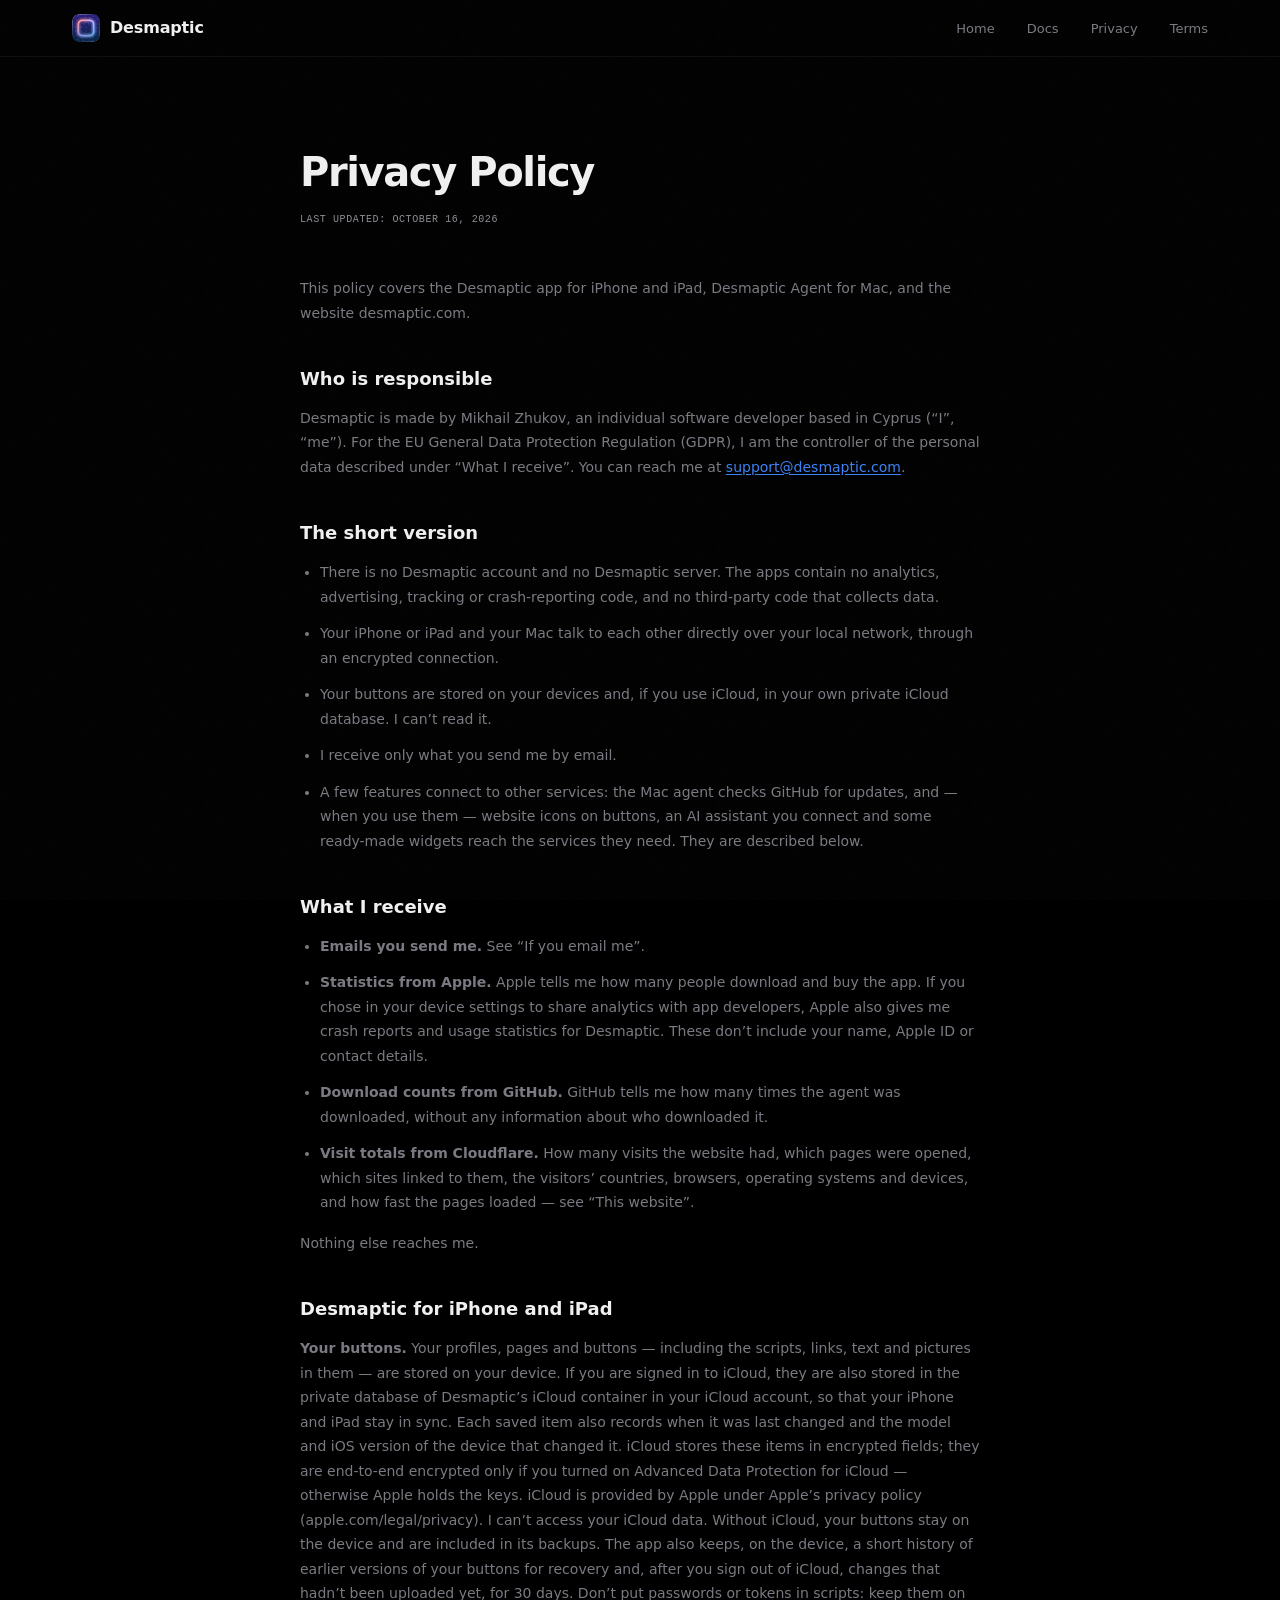
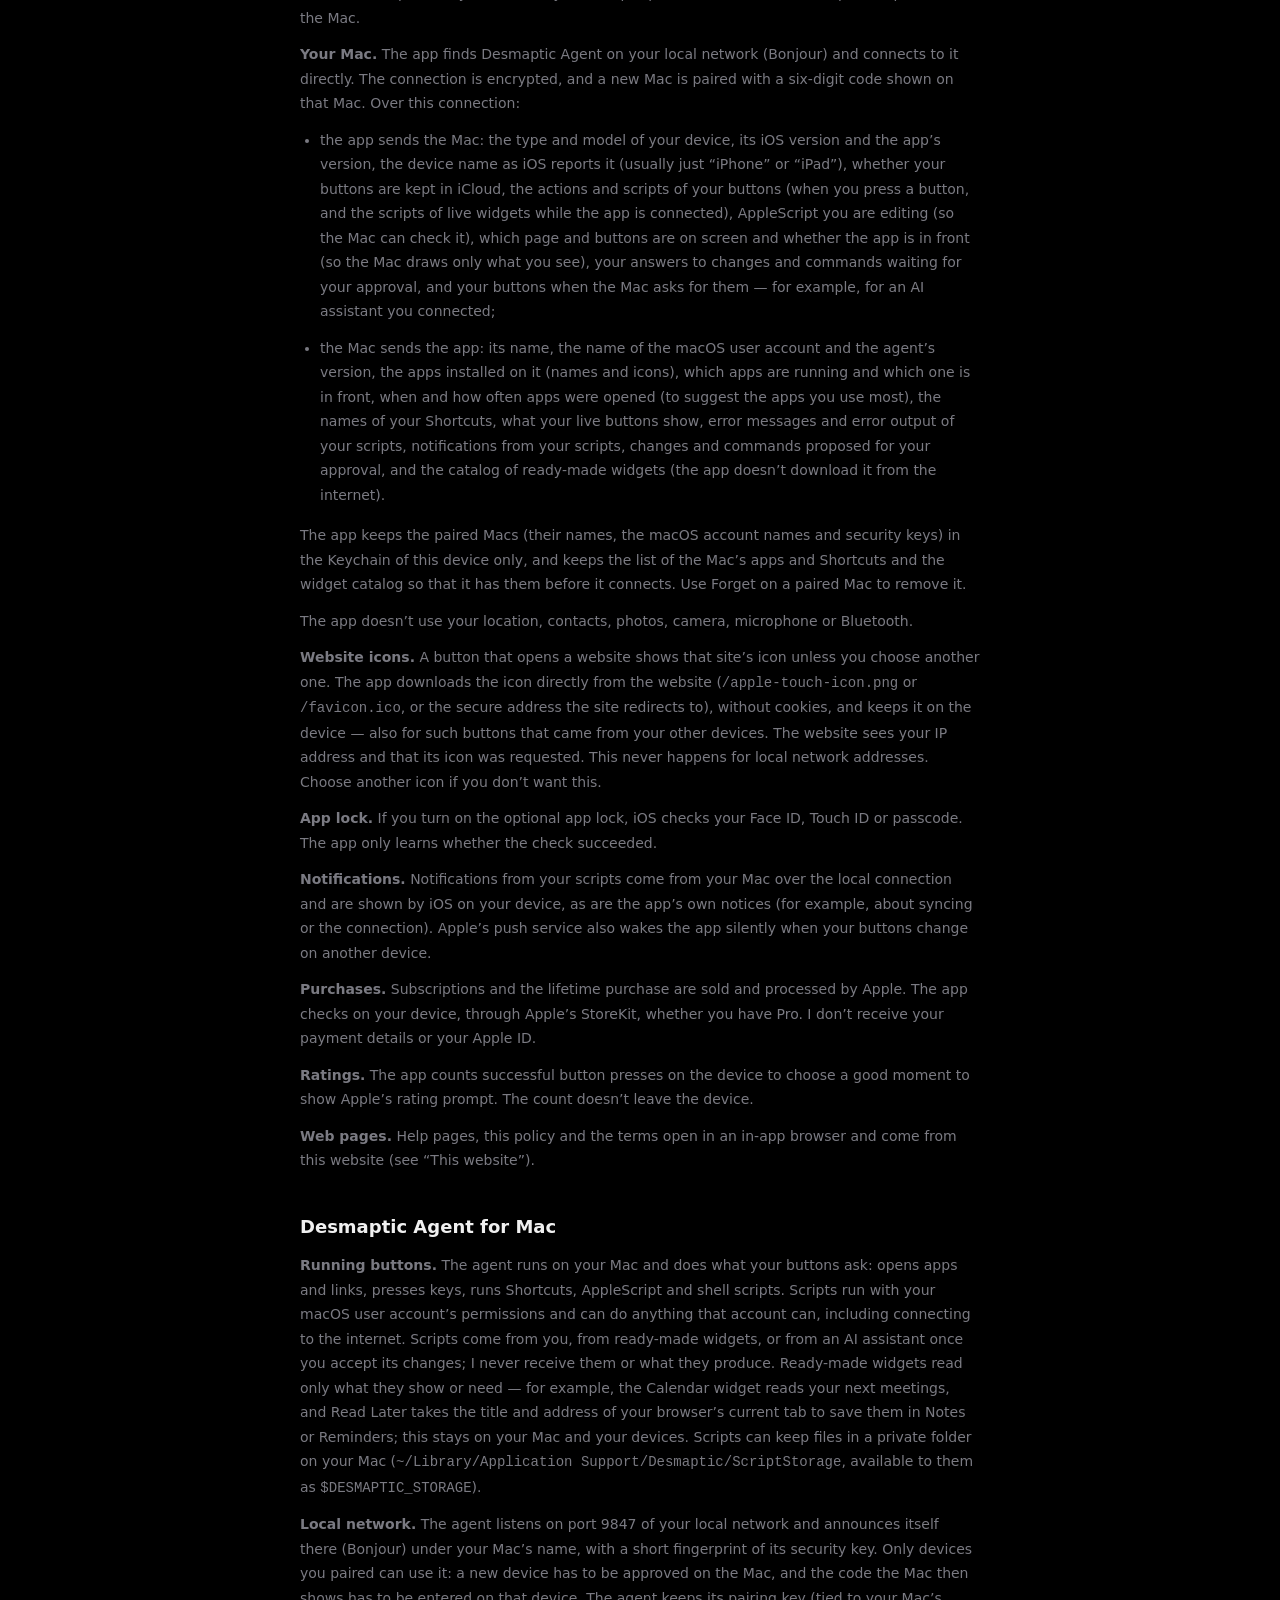
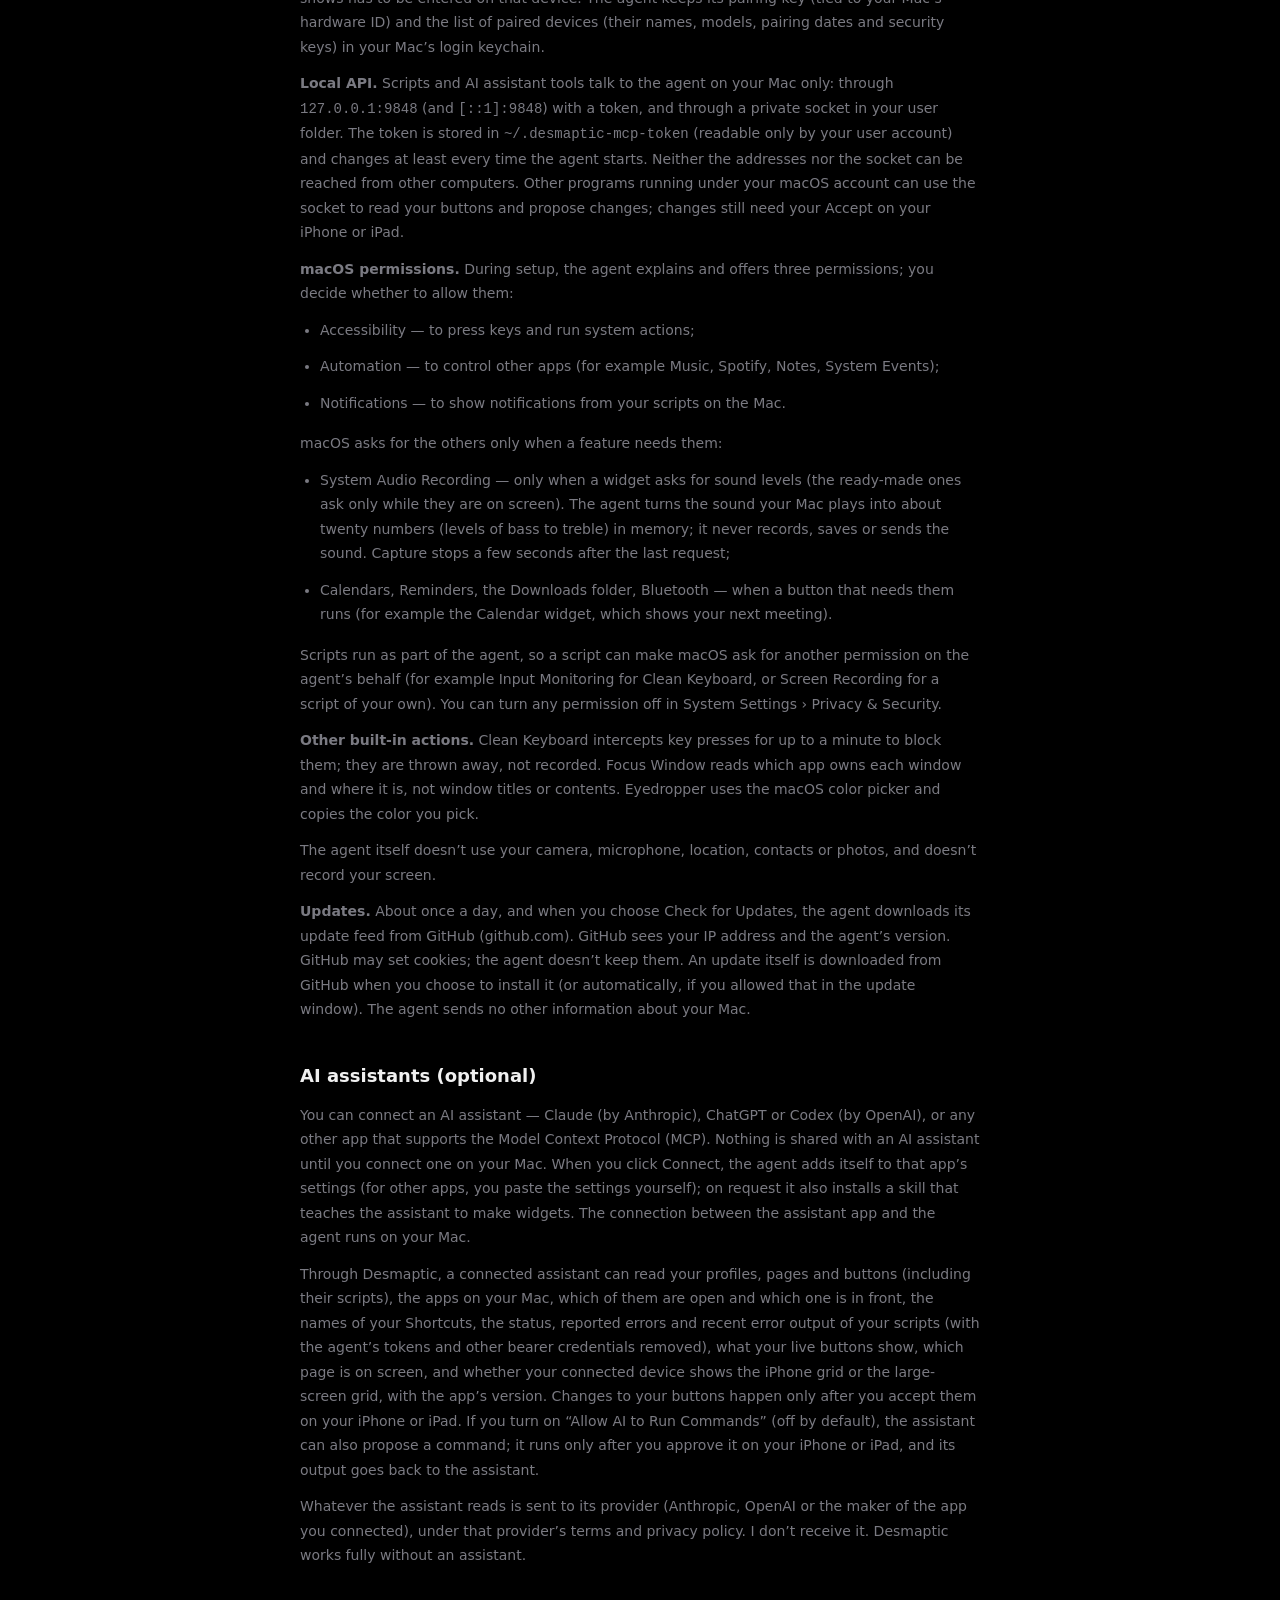
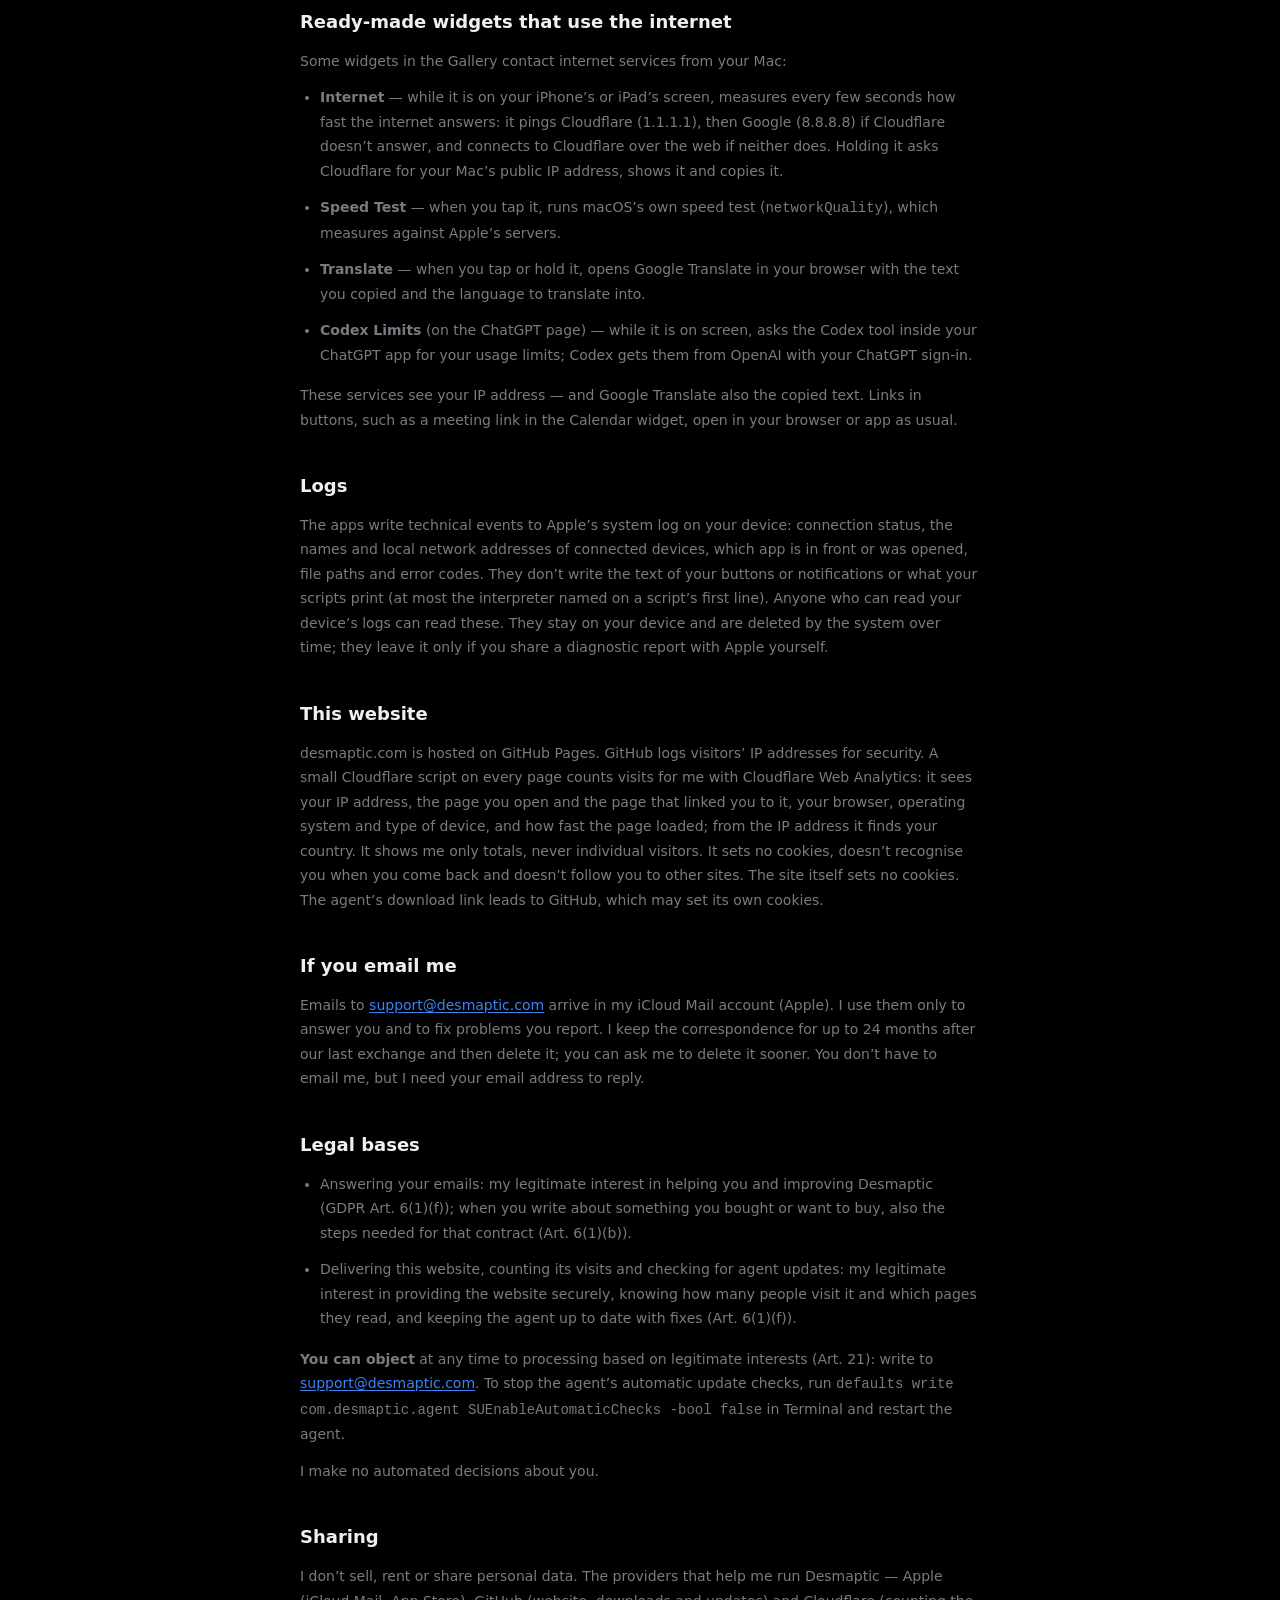
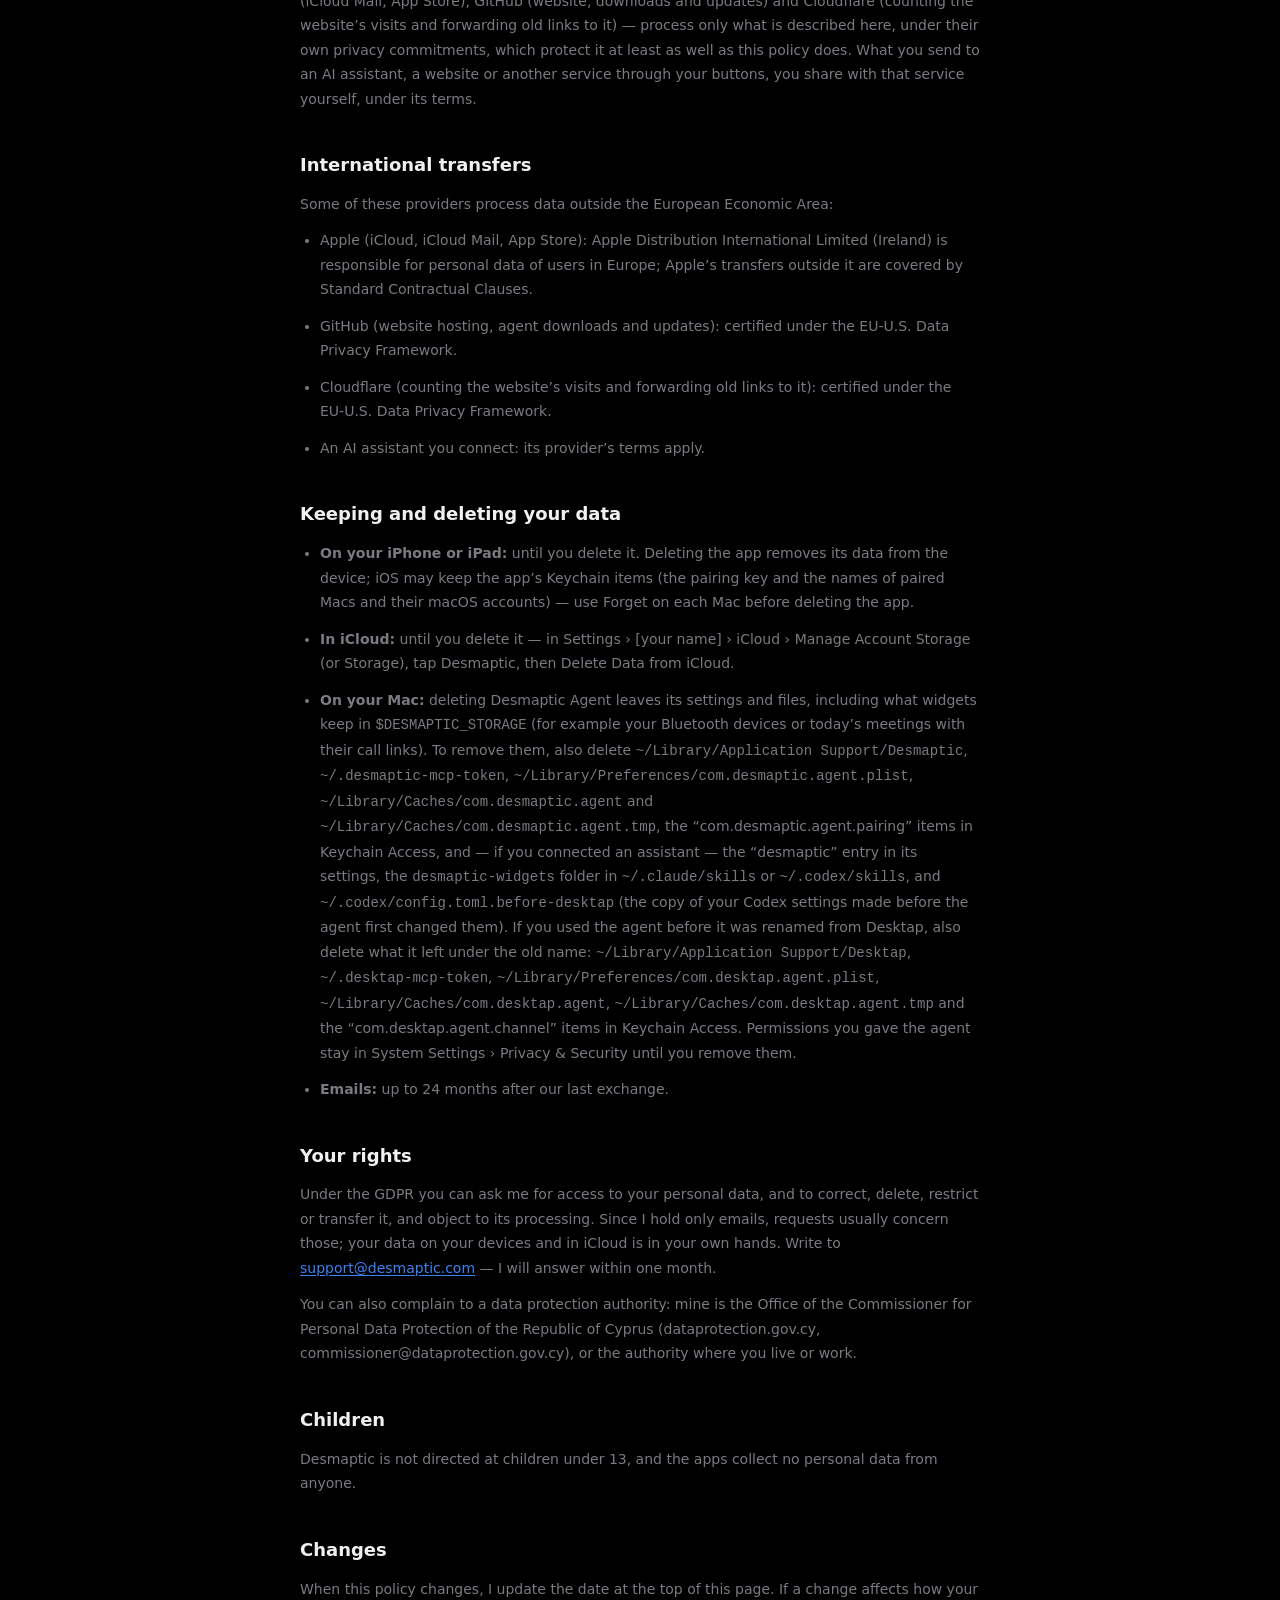
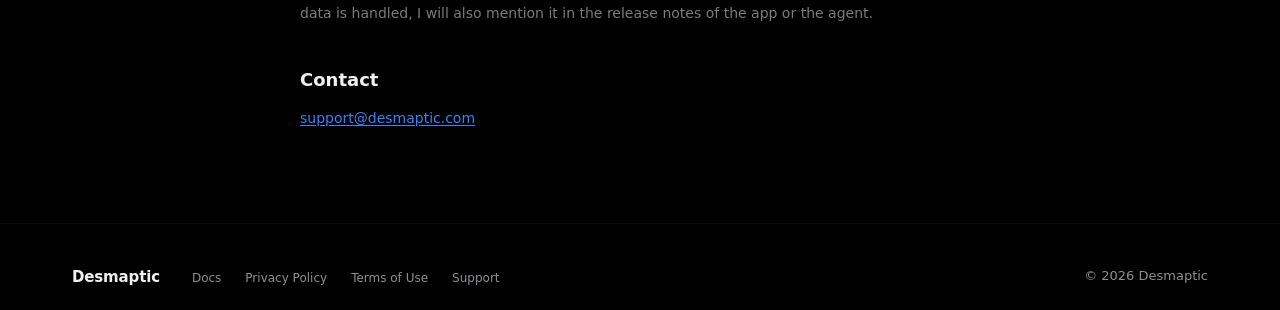
<file: privacy.html>
<!DOCTYPE html>
<html lang="en">
<head>
  <meta charset="UTF-8">
  <meta name="viewport" content="width=device-width, initial-scale=1.0">
  <title>Privacy Policy — Desmaptic</title>
  <meta name="description" content="Desmaptic Privacy Policy. Your data stays local.">
  <link rel="canonical" href="https://desmaptic.com/privacy">

  <!-- Open Graph -->
  <meta property="og:type" content="website">
  <meta property="og:site_name" content="Desmaptic">
  <meta property="og:url" content="https://desmaptic.com/privacy">
  <meta property="og:title" content="Privacy Policy — Desmaptic">
  <meta property="og:description" content="Desmaptic Privacy Policy. Your data stays local.">
  <meta property="og:image" content="https://desmaptic.com/assets/og-image.jpg">

  <!-- Twitter -->
  <meta name="twitter:card" content="summary_large_image">
  <meta name="twitter:title" content="Privacy Policy — Desmaptic">
  <meta name="twitter:description" content="Desmaptic Privacy Policy. Your data stays local.">
  <meta name="twitter:image" content="https://desmaptic.com/assets/og-image.jpg">

  <link rel="icon" type="image/png" sizes="32x32" href="assets/favicon-32.png">
  <link rel="icon" type="image/png" sizes="16x16" href="assets/favicon-16.png">
  <link rel="apple-touch-icon" sizes="180x180" href="assets/apple-touch-icon.png">
  <link rel="icon" href="assets/favicon.ico" sizes="any">
  <meta name="theme-color" content="#000000">
  <link rel="manifest" href="/site.webmanifest">
  <link rel="stylesheet" href="assets/style.css?v=20260905">
</head>
<body>

  <a class="skip-link" href="#main">Skip to content</a>

  <nav class="nav" role="navigation" aria-label="Main navigation">
    <div class="container">
      <a href="/" class="nav-logo" aria-label="Desmaptic home">
        <img src="assets/icon-96.png" alt="Desmaptic icon" width="32" height="32" loading="lazy">
        Desmaptic
      </a>
      <ul class="nav-links">
        <li><a href="/">Home</a></li>
        <li><a href="docs">Docs</a></li>
        <li><a href="privacy" aria-current="page">Privacy</a></li>
        <li><a href="terms">Terms</a></li>
      </ul>
    </div>
  </nav>

  <main class="legal container" id="main">
    <h1>Privacy Policy</h1>
    <span class="legal-updated">Last updated: October 16, 2026</span>
    <p>This policy covers the Desmaptic app for iPhone and iPad, Desmaptic Agent for Mac, and the website desmaptic.com.</p>

    <h2>Who is responsible</h2>
    <p>Desmaptic is made by Mikhail Zhukov, an individual software developer based in Cyprus (“I”, “me”). For the EU General Data Protection Regulation (GDPR), I am the controller of the personal data described under “What I receive”. You can reach me at <a href="mailto:support@desmaptic.com">support@desmaptic.com</a>.</p>

    <h2>The short version</h2>
    <ul>
      <li>There is no Desmaptic account and no Desmaptic server. The apps contain no analytics, advertising, tracking or crash-reporting code, and no third-party code that collects data.</li>
      <li>Your iPhone or iPad and your Mac talk to each other directly over your local network, through an encrypted connection.</li>
      <li>Your buttons are stored on your devices and, if you use iCloud, in your own private iCloud database. I can’t read it.</li>
      <li>I receive only what you send me by email.</li>
      <li>A few features connect to other services: the Mac agent checks GitHub for updates, and — when you use them — website icons on buttons, an AI assistant you connect and some ready-made widgets reach the services they need. They are described below.</li>
    </ul>

    <h2>What I receive</h2>
    <ul>
      <li><strong>Emails you send me.</strong> See “If you email me”.</li>
      <li><strong>Statistics from Apple.</strong> Apple tells me how many people download and buy the app. If you chose in your device settings to share analytics with app developers, Apple also gives me crash reports and usage statistics for Desmaptic. These don’t include your name, Apple ID or contact details.</li>
      <li><strong>Download counts from GitHub.</strong> GitHub tells me how many times the agent was downloaded, without any information about who downloaded it.</li>
      <li><strong>Visit totals from Cloudflare.</strong> How many visits the website had, which pages were opened, which sites linked to them, the visitors’ countries, browsers, operating systems and devices, and how fast the pages loaded — see “This website”.</li>
    </ul>
    <p>Nothing else reaches me.</p>

    <h2>Desmaptic for iPhone and iPad</h2>
    <p><strong>Your buttons.</strong> Your profiles, pages and buttons — including the scripts, links, text and pictures in them — are stored on your device. If you are signed in to iCloud, they are also stored in the private database of Desmaptic’s iCloud container in your iCloud account, so that your iPhone and iPad stay in sync. Each saved item also records when it was last changed and the model and iOS version of the device that changed it. iCloud stores these items in encrypted fields; they are end-to-end encrypted only if you turned on Advanced Data Protection for iCloud — otherwise Apple holds the keys. iCloud is provided by Apple under Apple’s privacy policy (apple.com/legal/privacy). I can’t access your iCloud data. Without iCloud, your buttons stay on the device and are included in its backups. The app also keeps, on the device, a short history of earlier versions of your buttons for recovery and, after you sign out of iCloud, changes that hadn’t been uploaded yet, for 30 days. Don’t put passwords or tokens in scripts: keep them on the Mac.</p>
    <p><strong>Your Mac.</strong> The app finds Desmaptic Agent on your local network (Bonjour) and connects to it directly. The connection is encrypted, and a new Mac is paired with a six-digit code shown on that Mac. Over this connection:</p>
    <ul>
      <li>the app sends the Mac: the type and model of your device, its iOS version and the app’s version, the device name as iOS reports it (usually just “iPhone” or “iPad”), whether your buttons are kept in iCloud, the actions and scripts of your buttons (when you press a button, and the scripts of live widgets while the app is connected), AppleScript you are editing (so the Mac can check it), which page and buttons are on screen and whether the app is in front (so the Mac draws only what you see), your answers to changes and commands waiting for your approval, and your buttons when the Mac asks for them — for example, for an AI assistant you connected;</li>
      <li>the Mac sends the app: its name, the name of the macOS user account and the agent’s version, the apps installed on it (names and icons), which apps are running and which one is in front, when and how often apps were opened (to suggest the apps you use most), the names of your Shortcuts, what your live buttons show, error messages and error output of your scripts, notifications from your scripts, changes and commands proposed for your approval, and the catalog of ready-made widgets (the app doesn’t download it from the internet).</li>
    </ul>
    <p>The app keeps the paired Macs (their names, the macOS account names and security keys) in the Keychain of this device only, and keeps the list of the Mac’s apps and Shortcuts and the widget catalog so that it has them before it connects. Use Forget on a paired Mac to remove it.</p>
    <p>The app doesn’t use your location, contacts, photos, camera, microphone or Bluetooth.</p>
    <p><strong>Website icons.</strong> A button that opens a website shows that site’s icon unless you choose another one. The app downloads the icon directly from the website (<code>/apple-touch-icon.png</code> or <code>/favicon.ico</code>, or the secure address the site redirects to), without cookies, and keeps it on the device — also for such buttons that came from your other devices. The website sees your IP address and that its icon was requested. This never happens for local network addresses. Choose another icon if you don’t want this.</p>
    <p><strong>App lock.</strong> If you turn on the optional app lock, iOS checks your Face ID, Touch ID or passcode. The app only learns whether the check succeeded.</p>
    <p><strong>Notifications.</strong> Notifications from your scripts come from your Mac over the local connection and are shown by iOS on your device, as are the app’s own notices (for example, about syncing or the connection). Apple’s push service also wakes the app silently when your buttons change on another device.</p>
    <p><strong>Purchases.</strong> Subscriptions and the lifetime purchase are sold and processed by Apple. The app checks on your device, through Apple’s StoreKit, whether you have Pro. I don’t receive your payment details or your Apple ID.</p>
    <p><strong>Ratings.</strong> The app counts successful button presses on the device to choose a good moment to show Apple’s rating prompt. The count doesn’t leave the device.</p>
    <p><strong>Web pages.</strong> Help pages, this policy and the terms open in an in-app browser and come from this website (see “This website”).</p>

    <h2>Desmaptic Agent for Mac</h2>
    <p><strong>Running buttons.</strong> The agent runs on your Mac and does what your buttons ask: opens apps and links, presses keys, runs Shortcuts, AppleScript and shell scripts. Scripts run with your macOS user account’s permissions and can do anything that account can, including connecting to the internet. Scripts come from you, from ready-made widgets, or from an AI assistant once you accept its changes; I never receive them or what they produce. Ready-made widgets read only what they show or need — for example, the Calendar widget reads your next meetings, and Read Later takes the title and address of your browser’s current tab to save them in Notes or Reminders; this stays on your Mac and your devices. Scripts can keep files in a private folder on your Mac (<code>~/Library/Application Support/Desmaptic/ScriptStorage</code>, available to them as <code>$DESMAPTIC_STORAGE</code>).</p>
    <p><strong>Local network.</strong> The agent listens on port 9847 of your local network and announces itself there (Bonjour) under your Mac’s name, with a short fingerprint of its security key. Only devices you paired can use it: a new device has to be approved on the Mac, and the code the Mac then shows has to be entered on that device. The agent keeps its pairing key (tied to your Mac’s hardware ID) and the list of paired devices (their names, models, pairing dates and security keys) in your Mac’s login keychain.</p>
    <p><strong>Local API.</strong> Scripts and AI assistant tools talk to the agent on your Mac only: through <code>127.0.0.1:9848</code> (and <code>[::1]:9848</code>) with a token, and through a private socket in your user folder. The token is stored in <code>~/.desmaptic-mcp-token</code> (readable only by your user account) and changes at least every time the agent starts. Neither the addresses nor the socket can be reached from other computers. Other programs running under your macOS account can use the socket to read your buttons and propose changes; changes still need your Accept on your iPhone or iPad.</p>
    <p><strong>macOS permissions.</strong> During setup, the agent explains and offers three permissions; you decide whether to allow them:</p>
    <ul>
      <li>Accessibility — to press keys and run system actions;</li>
      <li>Automation — to control other apps (for example Music, Spotify, Notes, System Events);</li>
      <li>Notifications — to show notifications from your scripts on the Mac.</li>
    </ul>
    <p>macOS asks for the others only when a feature needs them:</p>
    <ul>
      <li>System Audio Recording — only when a widget asks for sound levels (the ready-made ones ask only while they are on screen). The agent turns the sound your Mac plays into about twenty numbers (levels of bass to treble) in memory; it never records, saves or sends the sound. Capture stops a few seconds after the last request;</li>
      <li>Calendars, Reminders, the Downloads folder, Bluetooth — when a button that needs them runs (for example the Calendar widget, which shows your next meeting).</li>
    </ul>
    <p>Scripts run as part of the agent, so a script can make macOS ask for another permission on the agent’s behalf (for example Input Monitoring for Clean Keyboard, or Screen Recording for a script of your own). You can turn any permission off in System Settings › Privacy &amp; Security.</p>
    <p><strong>Other built-in actions.</strong> Clean Keyboard intercepts key presses for up to a minute to block them; they are thrown away, not recorded. Focus Window reads which app owns each window and where it is, not window titles or contents. Eyedropper uses the macOS color picker and copies the color you pick.</p>
    <p>The agent itself doesn’t use your camera, microphone, location, contacts or photos, and doesn’t record your screen.</p>
    <p><strong>Updates.</strong> About once a day, and when you choose Check for Updates, the agent downloads its update feed from GitHub (github.com). GitHub sees your IP address and the agent’s version. GitHub may set cookies; the agent doesn’t keep them. An update itself is downloaded from GitHub when you choose to install it (or automatically, if you allowed that in the update window). The agent sends no other information about your Mac.</p>

    <h2>AI assistants (optional)</h2>
    <p>You can connect an AI assistant — Claude (by Anthropic), ChatGPT or Codex (by OpenAI), or any other app that supports the Model Context Protocol (MCP). Nothing is shared with an AI assistant until you connect one on your Mac. When you click Connect, the agent adds itself to that app’s settings (for other apps, you paste the settings yourself); on request it also installs a skill that teaches the assistant to make widgets. The connection between the assistant app and the agent runs on your Mac.</p>
    <p>Through Desmaptic, a connected assistant can read your profiles, pages and buttons (including their scripts), the apps on your Mac, which of them are open and which one is in front, the names of your Shortcuts, the status, reported errors and recent error output of your scripts (with the agent’s tokens and other bearer credentials removed), what your live buttons show, which page is on screen, and whether your connected device shows the iPhone grid or the large-screen grid, with the app’s version. Changes to your buttons happen only after you accept them on your iPhone or iPad. If you turn on “Allow AI to Run Commands” (off by default), the assistant can also propose a command; it runs only after you approve it on your iPhone or iPad, and its output goes back to the assistant.</p>
    <p>Whatever the assistant reads is sent to its provider (Anthropic, OpenAI or the maker of the app you connected), under that provider’s terms and privacy policy. I don’t receive it. Desmaptic works fully without an assistant.</p>

    <h2>Ready-made widgets that use the internet</h2>
    <p>Some widgets in the Gallery contact internet services from your Mac:</p>
    <ul>
      <li><strong>Internet</strong> — while it is on your iPhone’s or iPad’s screen, measures every few seconds how fast the internet answers: it pings Cloudflare (1.1.1.1), then Google (8.8.8.8) if Cloudflare doesn’t answer, and connects to Cloudflare over the web if neither does. Holding it asks Cloudflare for your Mac’s public IP address, shows it and copies it.</li>
      <li><strong>Speed Test</strong> — when you tap it, runs macOS’s own speed test (<code>networkQuality</code>), which measures against Apple’s servers.</li>
      <li><strong>Translate</strong> — when you tap or hold it, opens Google Translate in your browser with the text you copied and the language to translate into.</li>
      <li><strong>Codex Limits</strong> (on the ChatGPT page) — while it is on screen, asks the Codex tool inside your ChatGPT app for your usage limits; Codex gets them from OpenAI with your ChatGPT sign-in.</li>
    </ul>
    <p>These services see your IP address — and Google Translate also the copied text. Links in buttons, such as a meeting link in the Calendar widget, open in your browser or app as usual.</p>

    <h2>Logs</h2>
    <p>The apps write technical events to Apple’s system log on your device: connection status, the names and local network addresses of connected devices, which app is in front or was opened, file paths and error codes. They don’t write the text of your buttons or notifications or what your scripts print (at most the interpreter named on a script’s first line). Anyone who can read your device’s logs can read these. They stay on your device and are deleted by the system over time; they leave it only if you share a diagnostic report with Apple yourself.</p>

    <h2>This website</h2>
    <p>desmaptic.com is hosted on GitHub Pages. GitHub logs visitors’ IP addresses for security. A small Cloudflare script on every page counts visits for me with Cloudflare Web Analytics: it sees your IP address, the page you open and the page that linked you to it, your browser, operating system and type of device, and how fast the page loaded; from the IP address it finds your country. It shows me only totals, never individual visitors. It sets no cookies, doesn’t recognise you when you come back and doesn’t follow you to other sites. The site itself sets no cookies. The agent’s download link leads to GitHub, which may set its own cookies.</p>

    <h2>If you email me</h2>
    <p>Emails to <a href="mailto:support@desmaptic.com">support@desmaptic.com</a> arrive in my iCloud Mail account (Apple). I use them only to answer you and to fix problems you report. I keep the correspondence for up to 24 months after our last exchange and then delete it; you can ask me to delete it sooner. You don’t have to email me, but I need your email address to reply.</p>

    <h2>Legal bases</h2>
    <ul>
      <li>Answering your emails: my legitimate interest in helping you and improving Desmaptic (GDPR Art. 6(1)(f)); when you write about something you bought or want to buy, also the steps needed for that contract (Art. 6(1)(b)).</li>
      <li>Delivering this website, counting its visits and checking for agent updates: my legitimate interest in providing the website securely, knowing how many people visit it and which pages they read, and keeping the agent up to date with fixes (Art. 6(1)(f)).</li>
    </ul>
    <p><strong>You can object</strong> at any time to processing based on legitimate interests (Art. 21): write to <a href="mailto:support@desmaptic.com">support@desmaptic.com</a>. To stop the agent’s automatic update checks, run <code>defaults write com.desmaptic.agent SUEnableAutomaticChecks -bool false</code> in Terminal and restart the agent.</p>
    <p>I make no automated decisions about you.</p>

    <h2>Sharing</h2>
    <p>I don’t sell, rent or share personal data. The providers that help me run Desmaptic — Apple (iCloud Mail, App Store), GitHub (website, downloads and updates) and Cloudflare (counting the website’s visits and forwarding old links to it) — process only what is described here, under their own privacy commitments, which protect it at least as well as this policy does. What you send to an AI assistant, a website or another service through your buttons, you share with that service yourself, under its terms.</p>

    <h2>International transfers</h2>
    <p>Some of these providers process data outside the European Economic Area:</p>
    <ul>
      <li>Apple (iCloud, iCloud Mail, App Store): Apple Distribution International Limited (Ireland) is responsible for personal data of users in Europe; Apple’s transfers outside it are covered by Standard Contractual Clauses.</li>
      <li>GitHub (website hosting, agent downloads and updates): certified under the EU-U.S. Data Privacy Framework.</li>
      <li>Cloudflare (counting the website’s visits and forwarding old links to it): certified under the EU-U.S. Data Privacy Framework.</li>
      <li>An AI assistant you connect: its provider’s terms apply.</li>
    </ul>

    <h2>Keeping and deleting your data</h2>
    <ul>
      <li><strong>On your iPhone or iPad:</strong> until you delete it. Deleting the app removes its data from the device; iOS may keep the app’s Keychain items (the pairing key and the names of paired Macs and their macOS accounts) — use Forget on each Mac before deleting the app.</li>
      <li><strong>In iCloud:</strong> until you delete it — in Settings › [your name] › iCloud › Manage Account Storage (or Storage), tap Desmaptic, then Delete Data from iCloud.</li>
      <li><strong>On your Mac:</strong> deleting Desmaptic Agent leaves its settings and files, including what widgets keep in <code>$DESMAPTIC_STORAGE</code> (for example your Bluetooth devices or today’s meetings with their call links). To remove them, also delete <code>~/Library/Application Support/Desmaptic</code>, <code>~/.desmaptic-mcp-token</code>, <code>~/Library/Preferences/com.desmaptic.agent.plist</code>, <code>~/Library/Caches/com.desmaptic.agent</code> and <code>~/Library/Caches/com.desmaptic.agent.tmp</code>, the “com.desmaptic.agent.pairing” items in Keychain Access, and — if you connected an assistant — the “desmaptic” entry in its settings, the <code>desmaptic-widgets</code> folder in <code>~/.claude/skills</code> or <code>~/.codex/skills</code>, and <code>~/.codex/config.toml.before-desktap</code> (the copy of your Codex settings made before the agent first changed them). If you used the agent before it was renamed from Desktap, also delete what it left under the old name: <code>~/Library/Application Support/Desktap</code>, <code>~/.desktap-mcp-token</code>, <code>~/Library/Preferences/com.desktap.agent.plist</code>, <code>~/Library/Caches/com.desktap.agent</code>, <code>~/Library/Caches/com.desktap.agent.tmp</code> and the “com.desktap.agent.channel” items in Keychain Access. Permissions you gave the agent stay in System Settings › Privacy &amp; Security until you remove them.</li>
      <li><strong>Emails:</strong> up to 24 months after our last exchange.</li>
    </ul>

    <h2>Your rights</h2>
    <p>Under the GDPR you can ask me for access to your personal data, and to correct, delete, restrict or transfer it, and object to its processing. Since I hold only emails, requests usually concern those; your data on your devices and in iCloud is in your own hands. Write to <a href="mailto:support@desmaptic.com">support@desmaptic.com</a> — I will answer within one month.</p>
    <p>You can also complain to a data protection authority: mine is the Office of the Commissioner for Personal Data Protection of the Republic of Cyprus (dataprotection.gov.cy, commissioner@dataprotection.gov.cy), or the authority where you live or work.</p>

    <h2>Children</h2>
    <p>Desmaptic is not directed at children under 13, and the apps collect no personal data from anyone.</p>

    <h2>Changes</h2>
    <p>When this policy changes, I update the date at the top of this page. If a change affects how your data is handled, I will also mention it in the release notes of the app or the agent.</p>

    <h2>Contact</h2>
    <p><a href="mailto:support@desmaptic.com">support@desmaptic.com</a></p>
  </main>

  <footer class="footer">
    <div class="container">
      <div class="footer-left">
        <span class="footer-logo">Desmaptic</span>
        <ul class="footer-links">
          <li><a href="docs">Docs</a></li>
          <li><a href="privacy">Privacy Policy</a></li>
          <li><a href="terms">Terms of Use</a></li>
          <li><a href="support">Support</a></li>
        </ul>
      </div>
      <div class="footer-right">&copy; 2026 Desmaptic</div>
    </div>
  </footer>

  <!-- Cloudflare Web Analytics --><script type='module' src='https://static.cloudflareinsights.com/beacon.min.js' data-cf-beacon='{"token": "d238867a7ea24ca4a051cca75ecae123"}'></script><!-- End Cloudflare Web Analytics -->
</body>
</html>
</file>
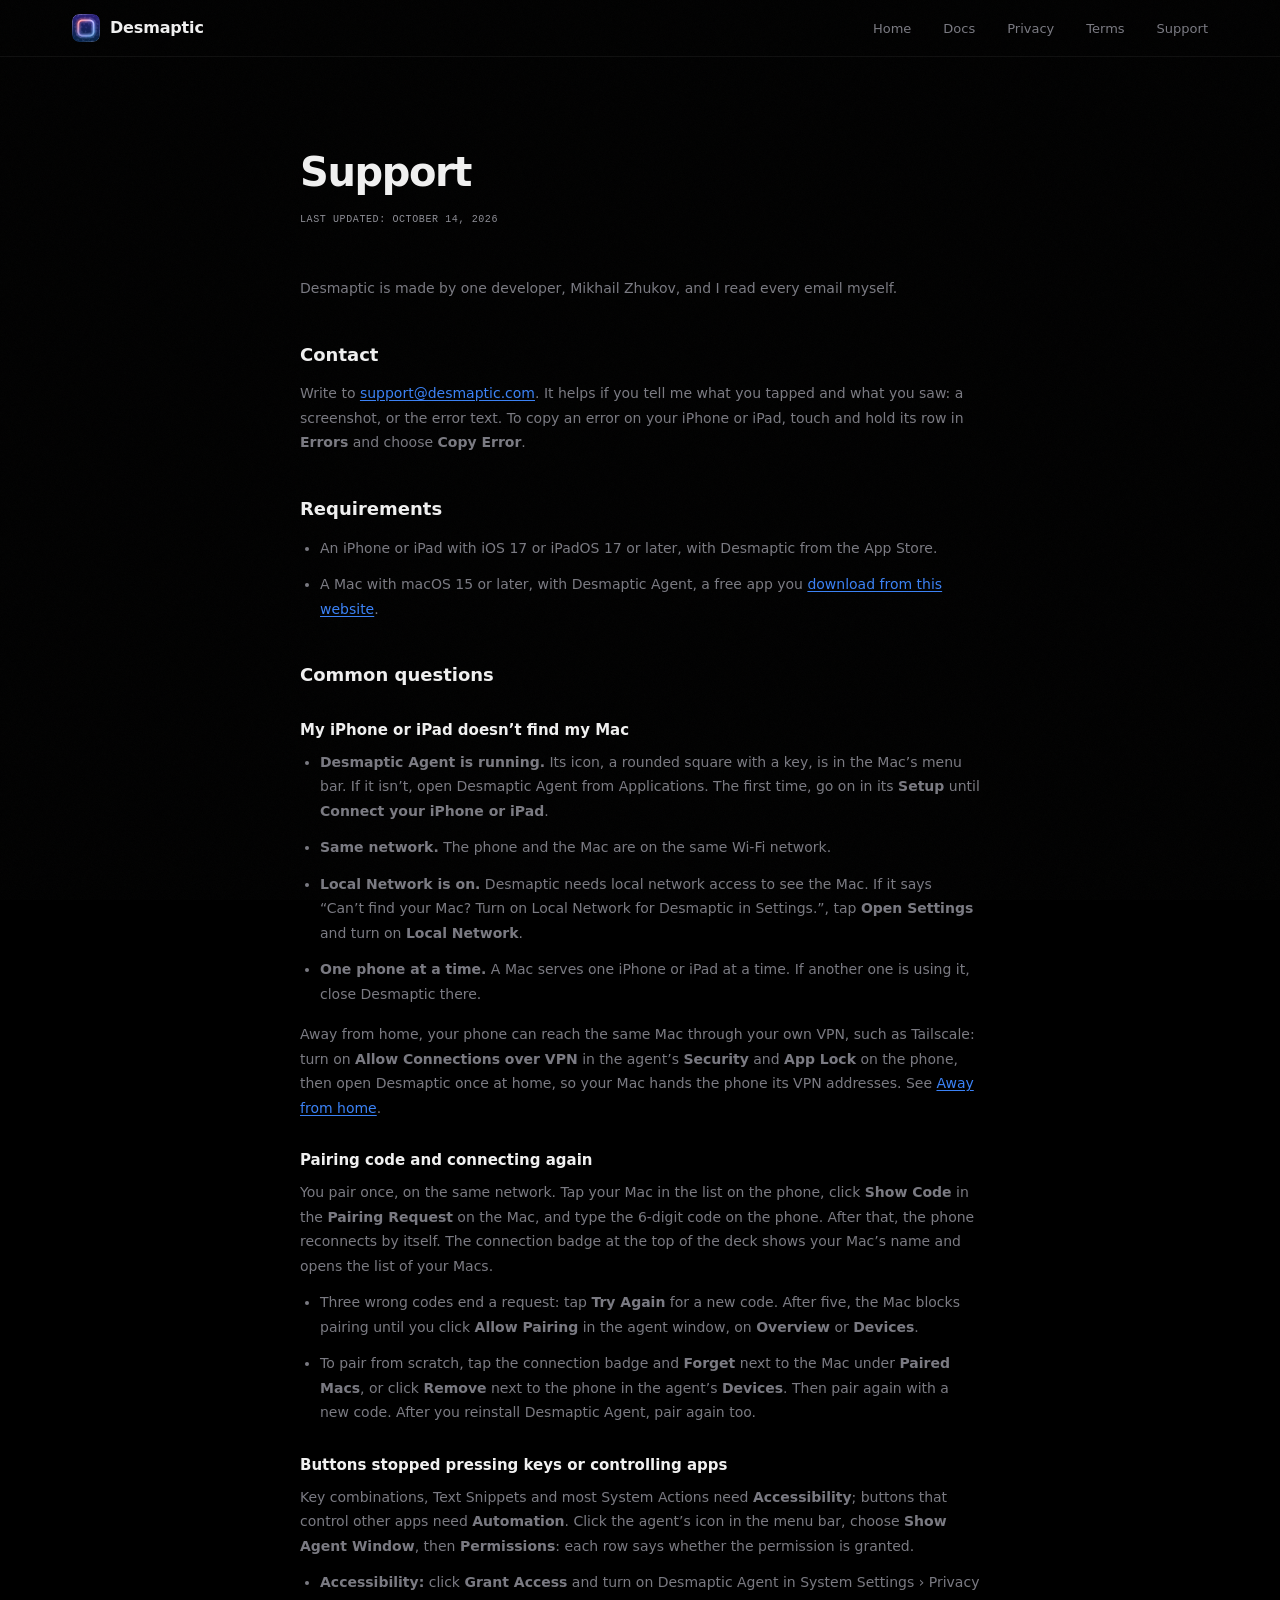
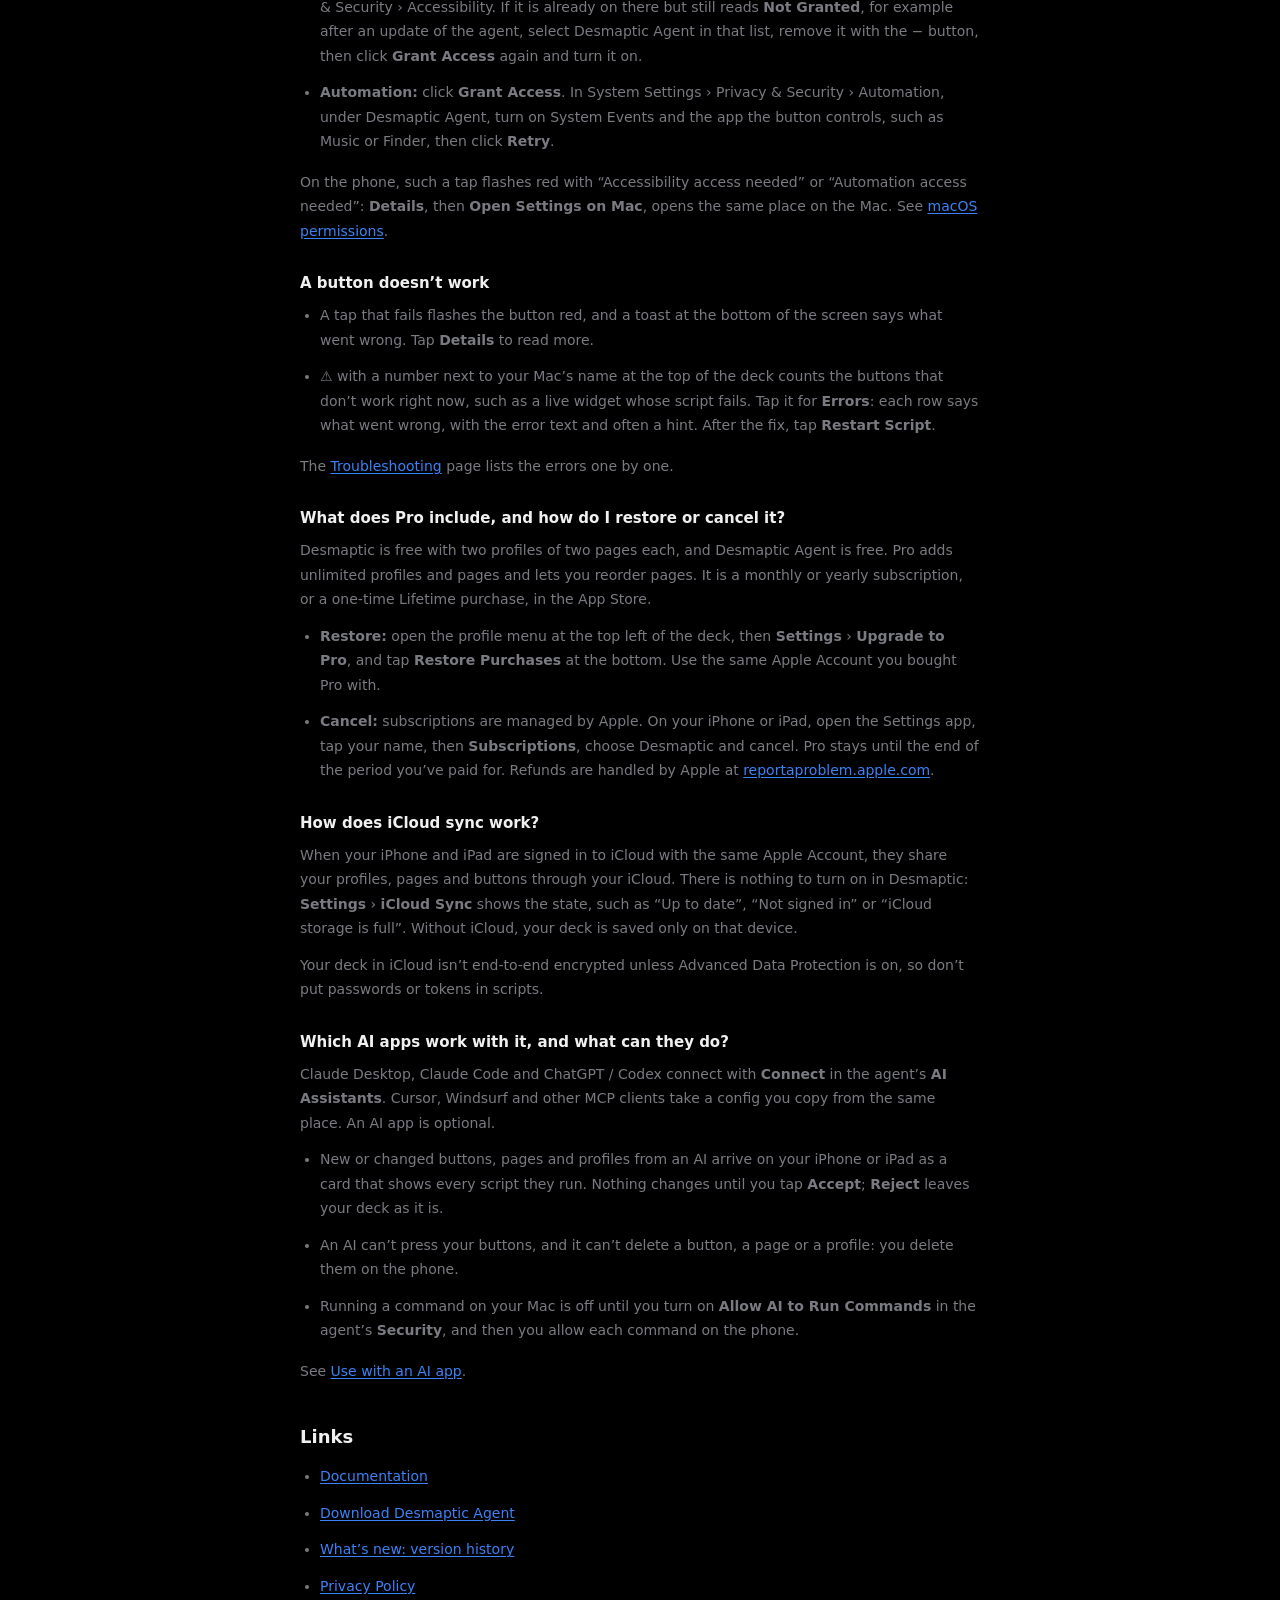
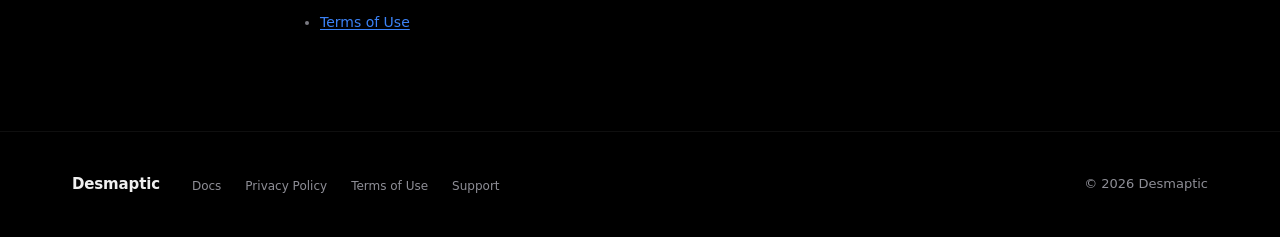
<file: support.html>
<!DOCTYPE html>
<html lang="en">
<head>
  <meta charset="UTF-8">
  <meta name="viewport" content="width=device-width, initial-scale=1.0">
  <title>Support — Desmaptic</title>
  <meta name="description" content="Desmaptic support: how to reach me, answers to common questions, and what Desmaptic needs.">
  <link rel="canonical" href="https://desmaptic.com/support">

  <!-- Open Graph -->
  <meta property="og:type" content="website">
  <meta property="og:site_name" content="Desmaptic">
  <meta property="og:url" content="https://desmaptic.com/support">
  <meta property="og:title" content="Support — Desmaptic">
  <meta property="og:description" content="Desmaptic support: how to reach me, answers to common questions, and what Desmaptic needs.">
  <meta property="og:image" content="https://desmaptic.com/assets/og-image.jpg">

  <!-- Twitter -->
  <meta name="twitter:card" content="summary_large_image">
  <meta name="twitter:title" content="Support — Desmaptic">
  <meta name="twitter:description" content="Desmaptic support: how to reach me, answers to common questions, and what Desmaptic needs.">
  <meta name="twitter:image" content="https://desmaptic.com/assets/og-image.jpg">

  <link rel="icon" type="image/png" sizes="32x32" href="assets/favicon-32.png">
  <link rel="icon" type="image/png" sizes="16x16" href="assets/favicon-16.png">
  <link rel="apple-touch-icon" sizes="180x180" href="assets/apple-touch-icon.png">
  <link rel="icon" href="assets/favicon.ico" sizes="any">
  <meta name="theme-color" content="#000000">
  <link rel="manifest" href="/site.webmanifest">
  <link rel="stylesheet" href="assets/style.css?v=20261014">
</head>
<body>

  <a class="skip-link" href="#main">Skip to content</a>

  <nav class="nav" role="navigation" aria-label="Main navigation">
    <div class="container">
      <a href="/" class="nav-logo" aria-label="Desmaptic home">
        <img src="assets/icon-96.png" alt="Desmaptic icon" width="32" height="32" loading="lazy">
        Desmaptic
      </a>
      <ul class="nav-links">
        <li><a href="/">Home</a></li>
        <li><a href="docs">Docs</a></li>
        <li><a href="privacy">Privacy</a></li>
        <li><a href="terms">Terms</a></li>
        <li><a href="support" aria-current="page">Support</a></li>
      </ul>
    </div>
  </nav>

  <main class="legal container" id="main">
    <h1>Support</h1>
    <span class="legal-updated">Last updated: October 14, 2026</span>
    <p>Desmaptic is made by one developer, Mikhail Zhukov, and I read every email myself.</p>

    <h2 id="contact">Contact</h2>
    <p>Write to <a href="mailto:support@desmaptic.com">support@desmaptic.com</a>. It helps if you tell me what you tapped and what you saw: a screenshot, or the error text. To copy an error on your iPhone or iPad, touch and hold its row in <strong>Errors</strong> and choose <strong>Copy Error</strong>.</p>

    <h2 id="requirements">Requirements</h2>
    <ul>
      <li>An iPhone or iPad with iOS 17 or iPadOS 17 or later, with Desmaptic from the App Store.</li>
      <li>A Mac with macOS 15 or later, with Desmaptic Agent, a free app you <a href="/download">download from this website</a>.</li>
    </ul>

    <h2 id="faq">Common questions</h2>

    <h3 id="phone-doesnt-find-mac">My iPhone or iPad doesn’t find my Mac</h3>
    <ul>
      <li><strong>Desmaptic Agent is running.</strong> Its icon, a rounded square with a key, is in the Mac’s menu bar. If it isn’t, open Desmaptic Agent from Applications. The first time, go on in its <strong>Setup</strong> until <strong>Connect your iPhone or iPad</strong>.</li>
      <li><strong>Same network.</strong> The phone and the Mac are on the same Wi-Fi network.</li>
      <li><strong>Local Network is on.</strong> Desmaptic needs local network access to see the Mac. If it says “Can’t find your Mac? Turn on Local Network for Desmaptic in Settings.”, tap <strong>Open Settings</strong> and turn on <strong>Local Network</strong>.</li>
      <li><strong>One phone at a time.</strong> A Mac serves one iPhone or iPad at a time. If another one is using it, close Desmaptic there.</li>
    </ul>
    <p>Away from home, your phone can reach the same Mac through your own VPN, such as Tailscale: turn on <strong>Allow Connections over VPN</strong> in the agent’s <strong>Security</strong> and <strong>App Lock</strong> on the phone, then open Desmaptic once at home, so your Mac hands the phone its VPN addresses. See <a href="/docs?p=away-from-home">Away from home</a>.</p>

    <h3 id="pairing">Pairing code and connecting again</h3>
    <p>You pair once, on the same network. Tap your Mac in the list on the phone, click <strong>Show Code</strong> in the <strong>Pairing Request</strong> on the Mac, and type the 6-digit code on the phone. After that, the phone reconnects by itself. The connection badge at the top of the deck shows your Mac’s name and opens the list of your Macs.</p>
    <ul>
      <li>Three wrong codes end a request: tap <strong>Try Again</strong> for a new code. After five, the Mac blocks pairing until you click <strong>Allow Pairing</strong> in the agent window, on <strong>Overview</strong> or <strong>Devices</strong>.</li>
      <li>To pair from scratch, tap the connection badge and <strong>Forget</strong> next to the Mac under <strong>Paired Macs</strong>, or click <strong>Remove</strong> next to the phone in the agent’s <strong>Devices</strong>. Then pair again with a new code. After you reinstall Desmaptic Agent, pair again too.</li>
    </ul>

    <h3 id="mac-permissions">Buttons stopped pressing keys or controlling apps</h3>
    <p>Key combinations, Text Snippets and most System Actions need <strong>Accessibility</strong>; buttons that control other apps need <strong>Automation</strong>. Click the agent’s icon in the menu bar, choose <strong>Show Agent Window</strong>, then <strong>Permissions</strong>: each row says whether the permission is granted.</p>
    <ul>
      <li><strong>Accessibility:</strong> click <strong>Grant Access</strong> and turn on Desmaptic Agent in System Settings › Privacy &amp; Security › Accessibility. If it is already on there but still reads <strong>Not Granted</strong>, for example after an update of the agent, select Desmaptic Agent in that list, remove it with the − button, then click <strong>Grant Access</strong> again and turn it on.</li>
      <li><strong>Automation:</strong> click <strong>Grant Access</strong>. In System Settings › Privacy &amp; Security › Automation, under Desmaptic Agent, turn on System Events and the app the button controls, such as Music or Finder, then click <strong>Retry</strong>.</li>
    </ul>
    <p>On the phone, such a tap flashes red with “Accessibility access needed” or “Automation access needed”: <strong>Details</strong>, then <strong>Open Settings on Mac</strong>, opens the same place on the Mac. See <a href="/docs?p=scripts#macos-permissions">macOS permissions</a>.</p>

    <h3 id="button-doesnt-work">A button doesn’t work</h3>
    <ul>
      <li>A tap that fails flashes the button red, and a toast at the bottom of the screen says what went wrong. Tap <strong>Details</strong> to read more.</li>
      <li>⚠ with a number next to your Mac’s name at the top of the deck counts the buttons that don’t work right now, such as a live widget whose script fails. Tap it for <strong>Errors</strong>: each row says what went wrong, with the error text and often a hint. After the fix, tap <strong>Restart Script</strong>.</li>
    </ul>
    <p>The <a href="/docs?p=troubleshooting">Troubleshooting</a> page lists the errors one by one.</p>

    <h3 id="pro">What does Pro include, and how do I restore or cancel it?</h3>
    <p>Desmaptic is free with two profiles of two pages each, and Desmaptic Agent is free. Pro adds unlimited profiles and pages and lets you reorder pages. It is a monthly or yearly subscription, or a one-time Lifetime purchase, in the App Store.</p>
    <ul>
      <li><strong>Restore:</strong> open the profile menu at the top left of the deck, then <strong>Settings</strong> › <strong>Upgrade to Pro</strong>, and tap <strong>Restore Purchases</strong> at the bottom. Use the same Apple Account you bought Pro with.</li>
      <li><strong>Cancel:</strong> subscriptions are managed by Apple. On your iPhone or iPad, open the Settings app, tap your name, then <strong>Subscriptions</strong>, choose Desmaptic and cancel. Pro stays until the end of the period you’ve paid for. Refunds are handled by Apple at <a href="https://reportaproblem.apple.com" target="_blank" rel="noopener">reportaproblem.apple.com</a>.</li>
    </ul>

    <h3 id="icloud">How does iCloud sync work?</h3>
    <p>When your iPhone and iPad are signed in to iCloud with the same Apple Account, they share your profiles, pages and buttons through your iCloud. There is nothing to turn on in Desmaptic: <strong>Settings</strong> › <strong>iCloud Sync</strong> shows the state, such as “Up to date”, “Not signed in” or “iCloud storage is full”. Without iCloud, your deck is saved only on that device.</p>
    <p>Your deck in iCloud isn’t end-to-end encrypted unless Advanced Data Protection is on, so don’t put passwords or tokens in scripts.</p>

    <h3 id="ai">Which AI apps work with it, and what can they do?</h3>
    <p>Claude Desktop, Claude Code and ChatGPT / Codex connect with <strong>Connect</strong> in the agent’s <strong>AI Assistants</strong>. Cursor, Windsurf and other MCP clients take a config you copy from the same place. An AI app is optional.</p>
    <ul>
      <li>New or changed buttons, pages and profiles from an AI arrive on your iPhone or iPad as a card that shows every script they run. Nothing changes until you tap <strong>Accept</strong>; <strong>Reject</strong> leaves your deck as it is.</li>
      <li>An AI can’t press your buttons, and it can’t delete a button, a page or a profile: you delete them on the phone.</li>
      <li>Running a command on your Mac is off until you turn on <strong>Allow AI to Run Commands</strong> in the agent’s <strong>Security</strong>, and then you allow each command on the phone.</li>
    </ul>
    <p>See <a href="/docs?p=ai">Use with an AI app</a>.</p>

    <h2 id="links">Links</h2>
    <ul>
      <li><a href="/docs">Documentation</a></li>
      <li><a href="/download">Download Desmaptic Agent</a></li>
      <li><a href="/changelog/">What’s new: version history</a></li>
      <li><a href="/privacy">Privacy Policy</a></li>
      <li><a href="/terms">Terms of Use</a></li>
    </ul>
  </main>

  <footer class="footer">
    <div class="container">
      <div class="footer-left">
        <span class="footer-logo">Desmaptic</span>
        <ul class="footer-links">
          <li><a href="docs">Docs</a></li>
          <li><a href="privacy">Privacy Policy</a></li>
          <li><a href="terms">Terms of Use</a></li>
          <li><a href="support" aria-current="page">Support</a></li>
        </ul>
      </div>
      <div class="footer-right">&copy; 2026 Desmaptic</div>
    </div>
  </footer>

  <!-- Cloudflare Web Analytics --><script type='module' src='https://static.cloudflareinsights.com/beacon.min.js' data-cf-beacon='{"token": "d238867a7ea24ca4a051cca75ecae123"}'></script><!-- End Cloudflare Web Analytics -->
</body>
</html>
</file>
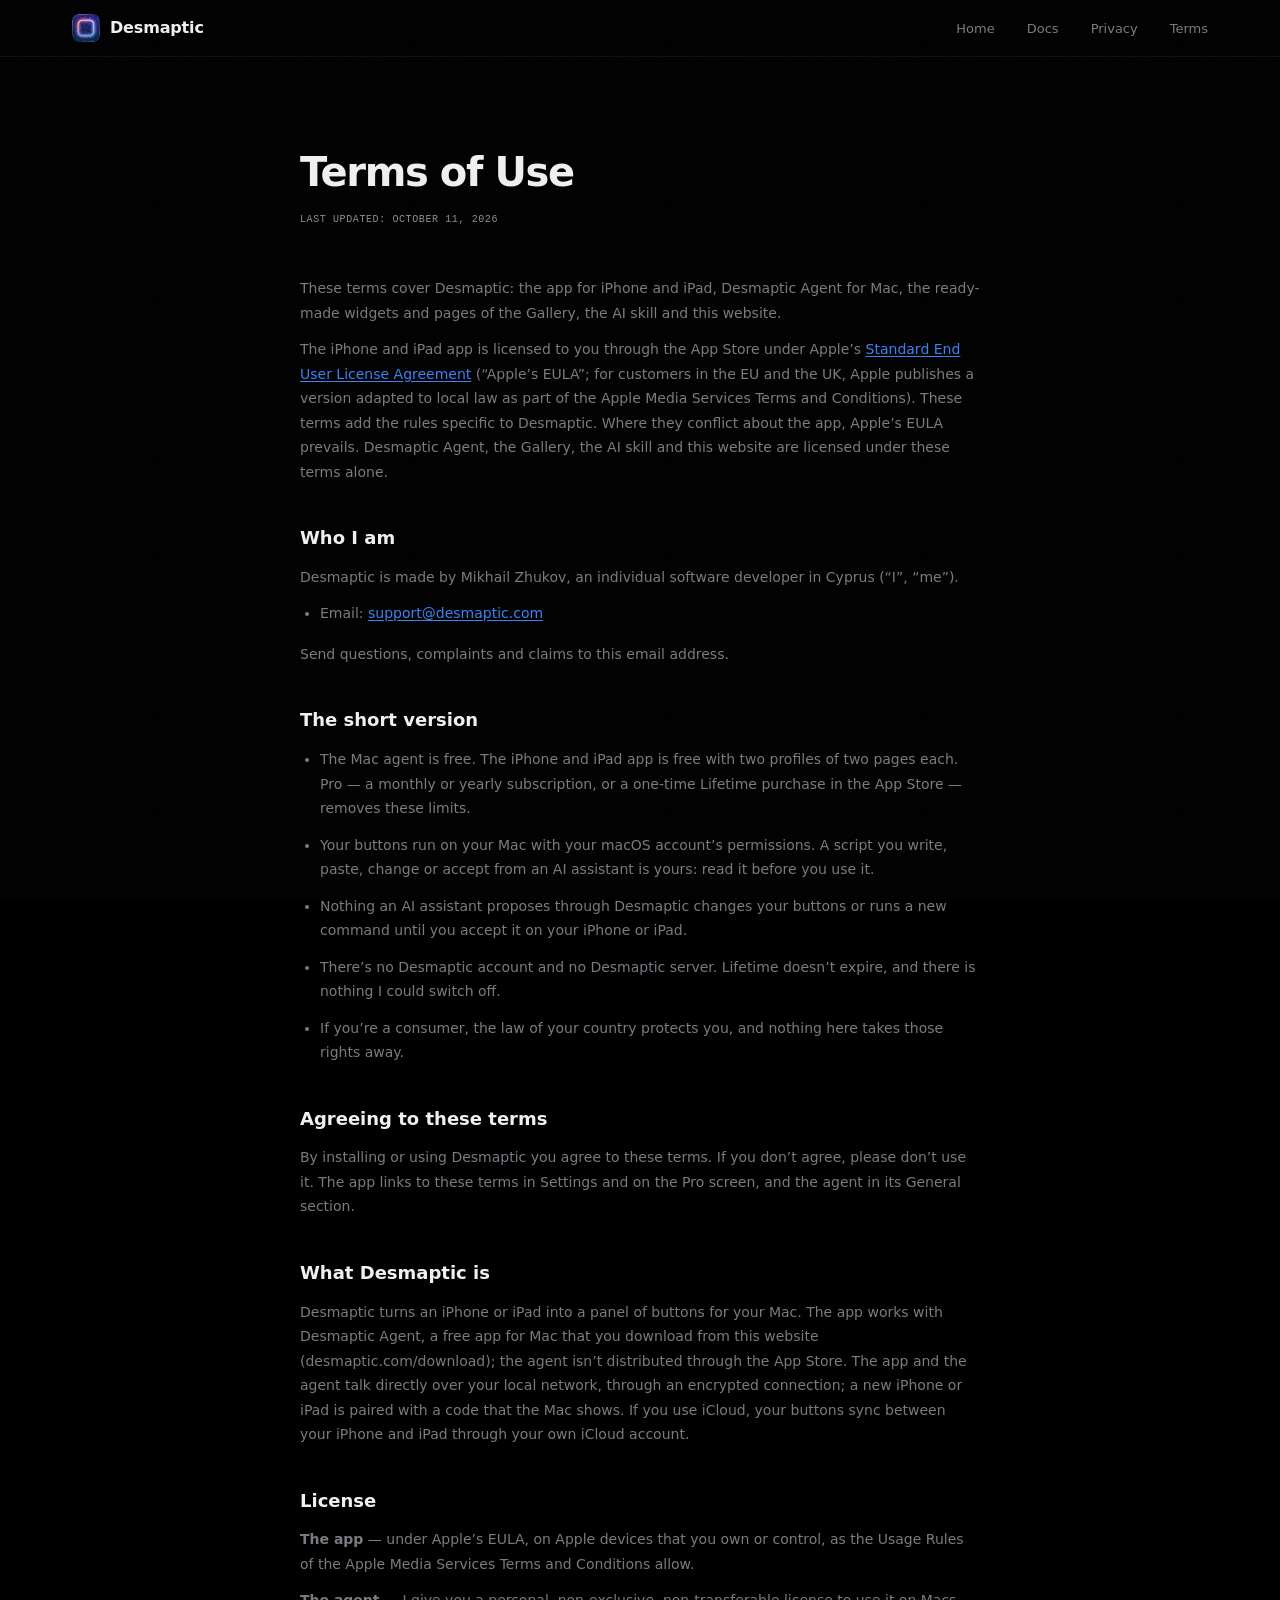
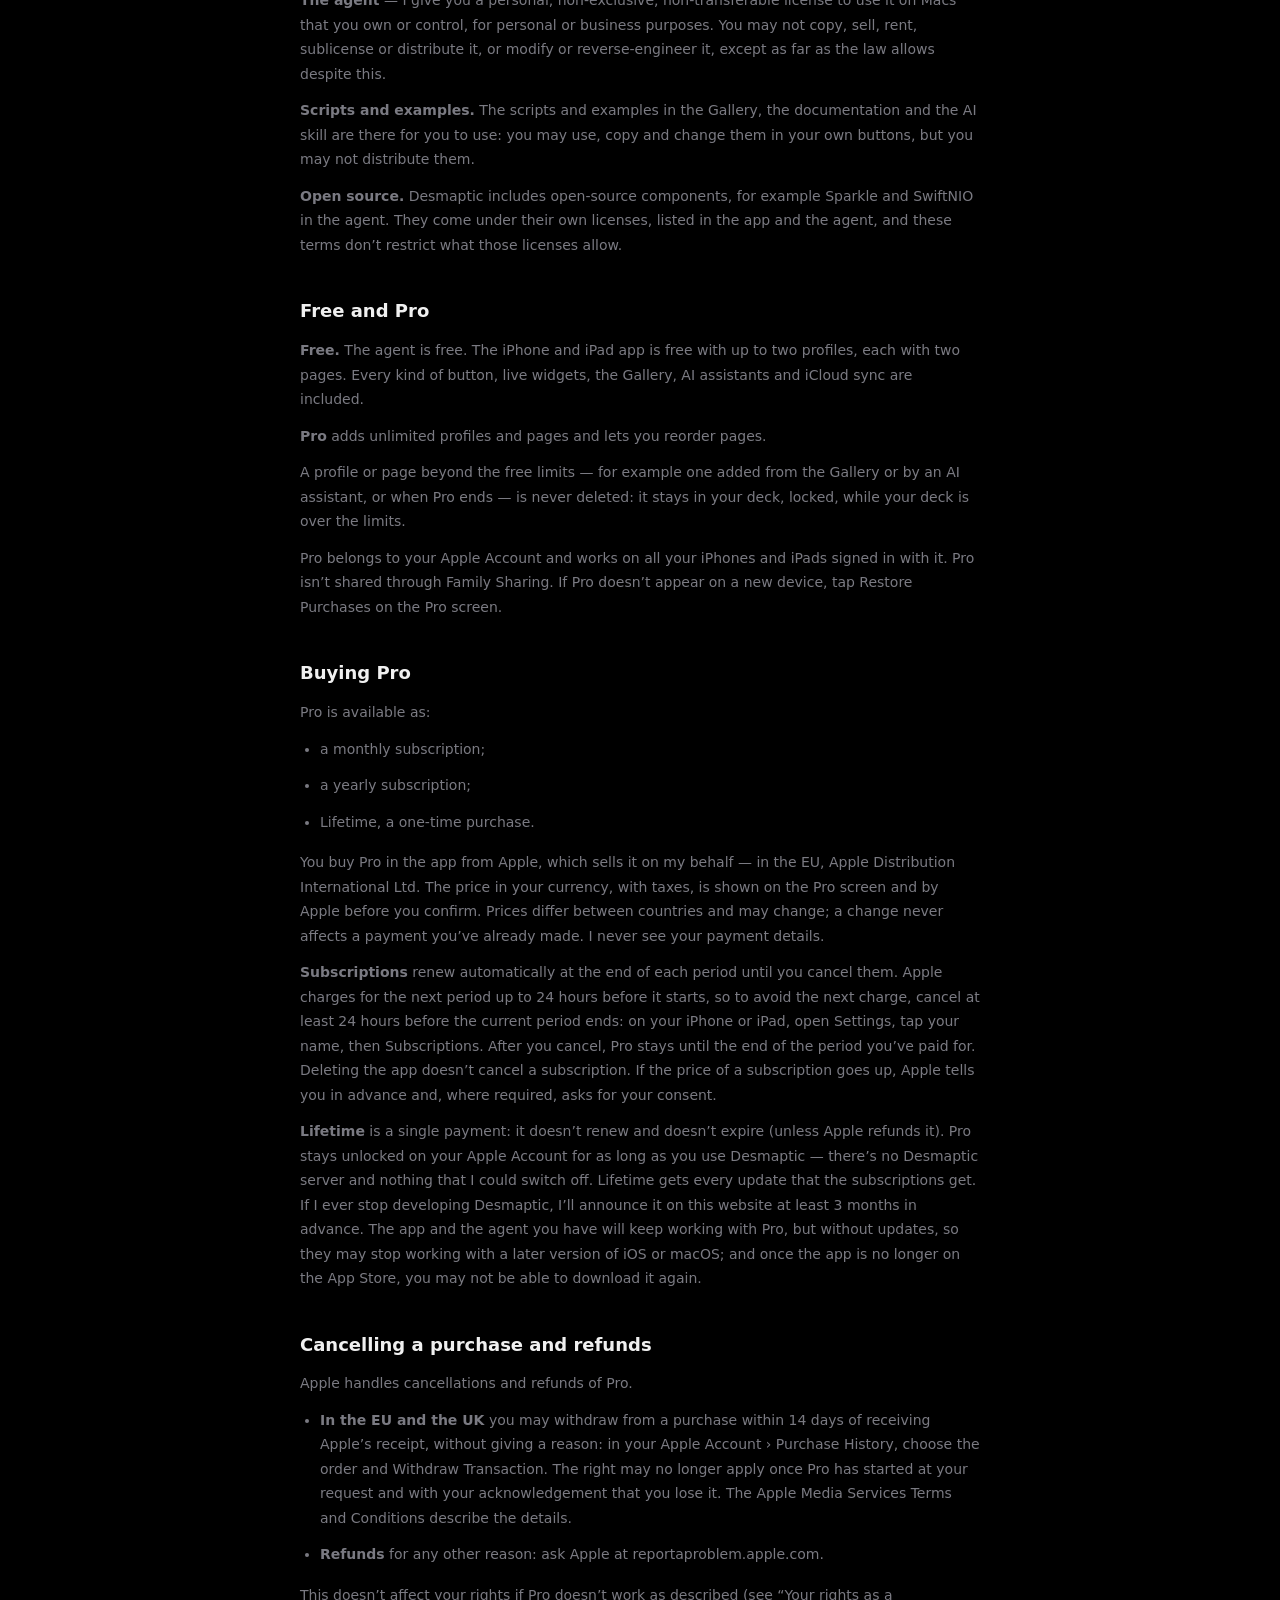
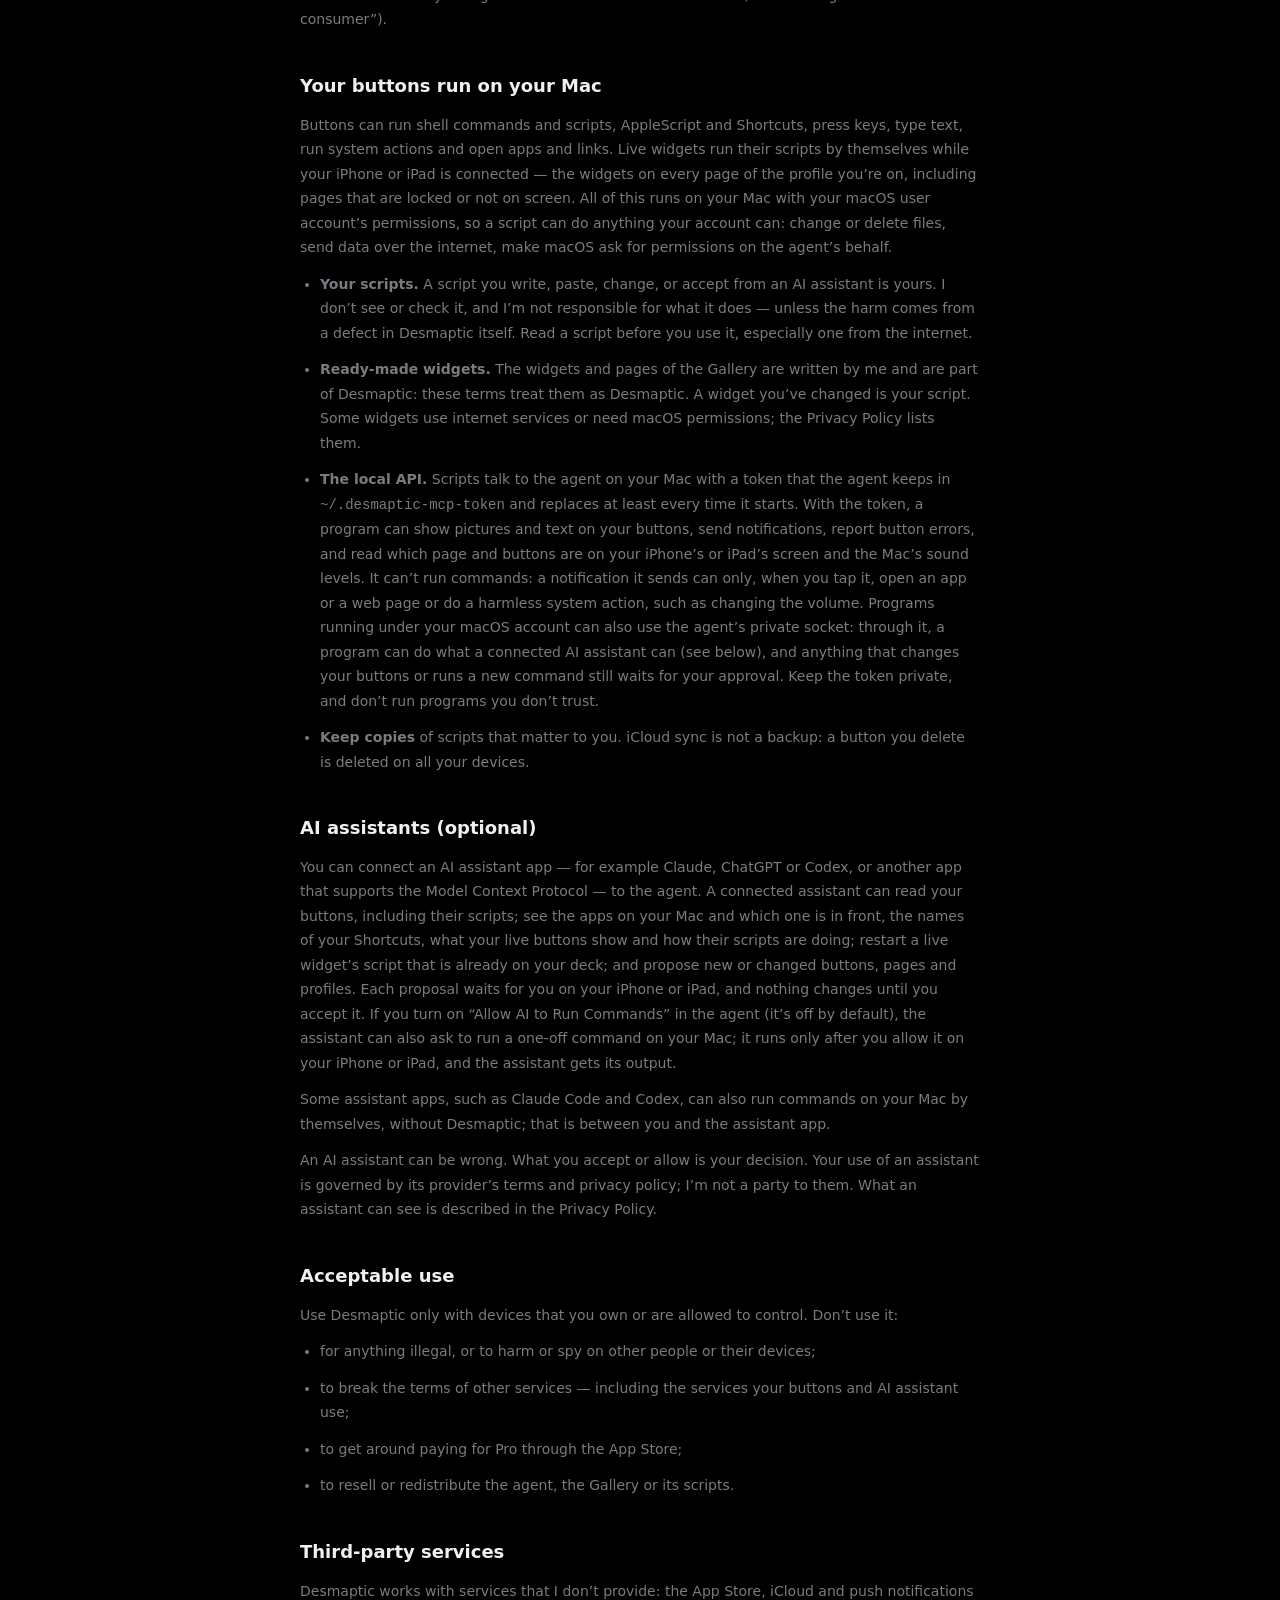
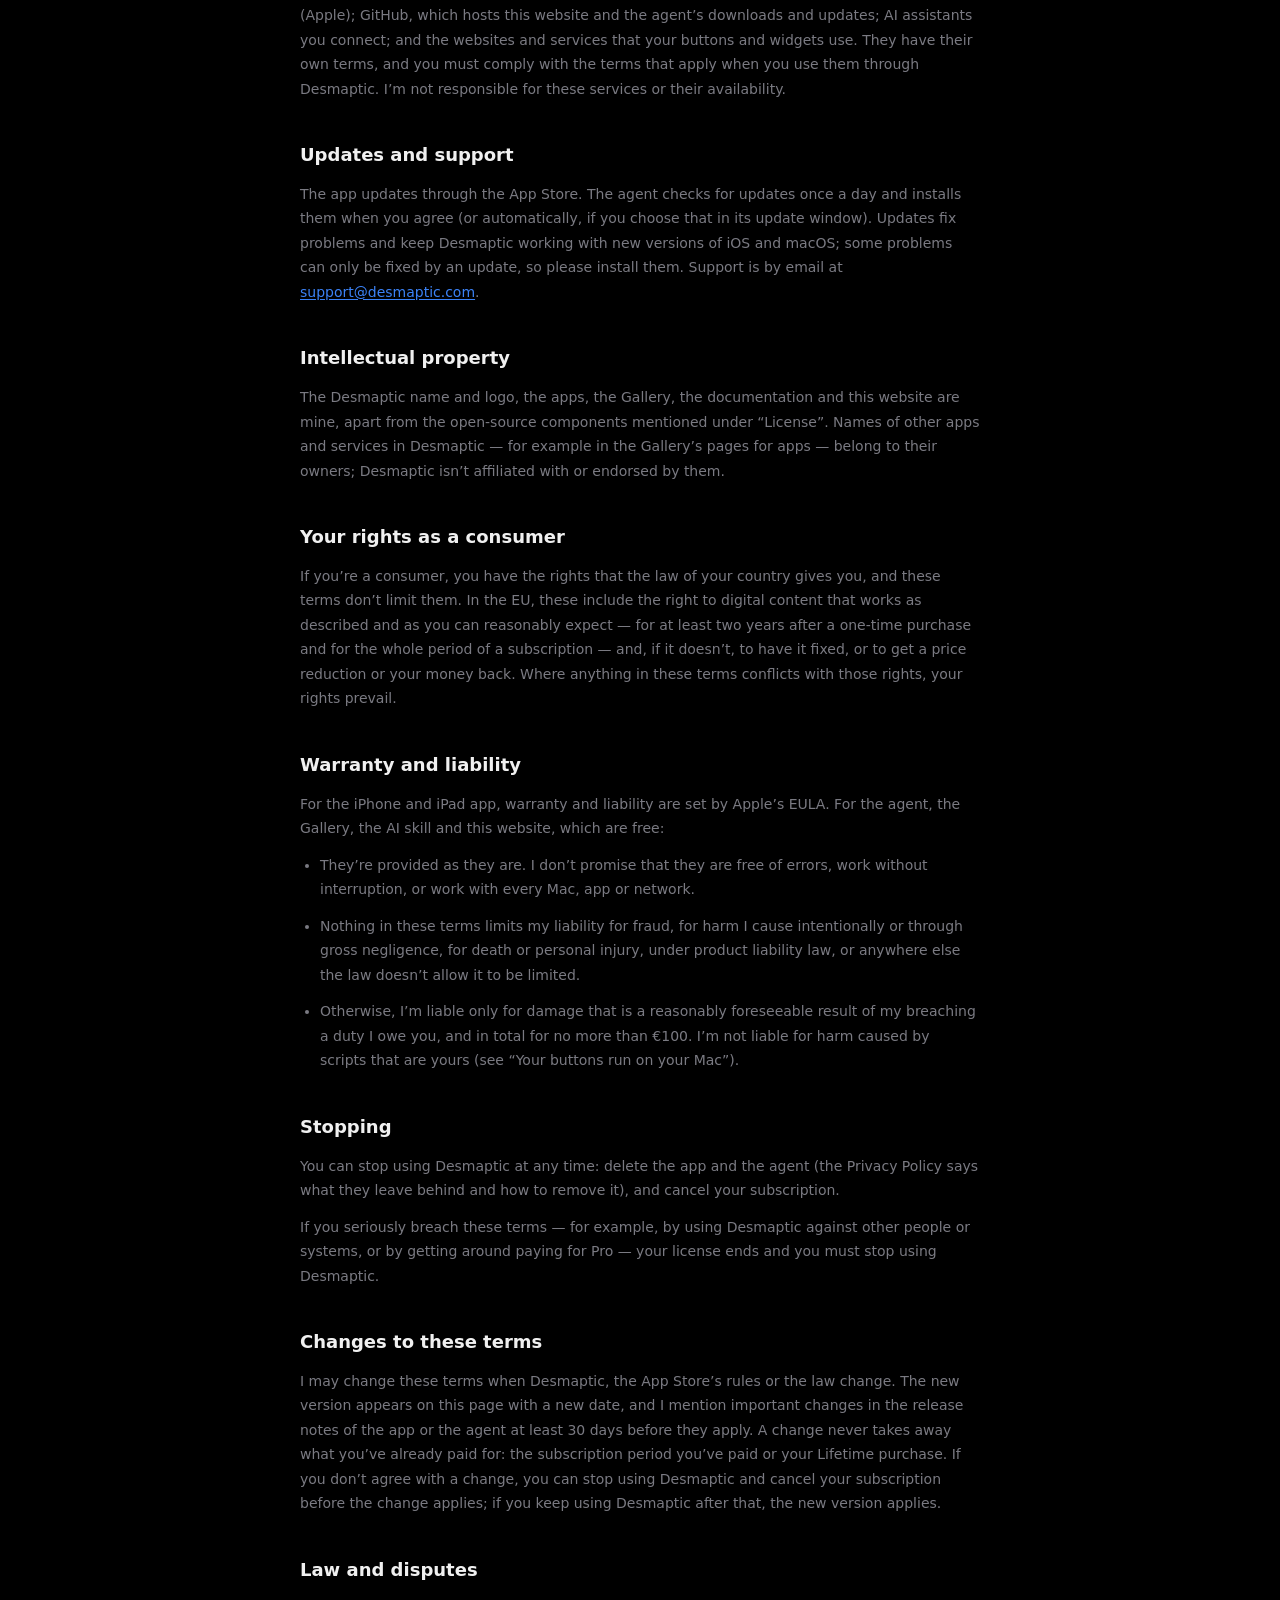
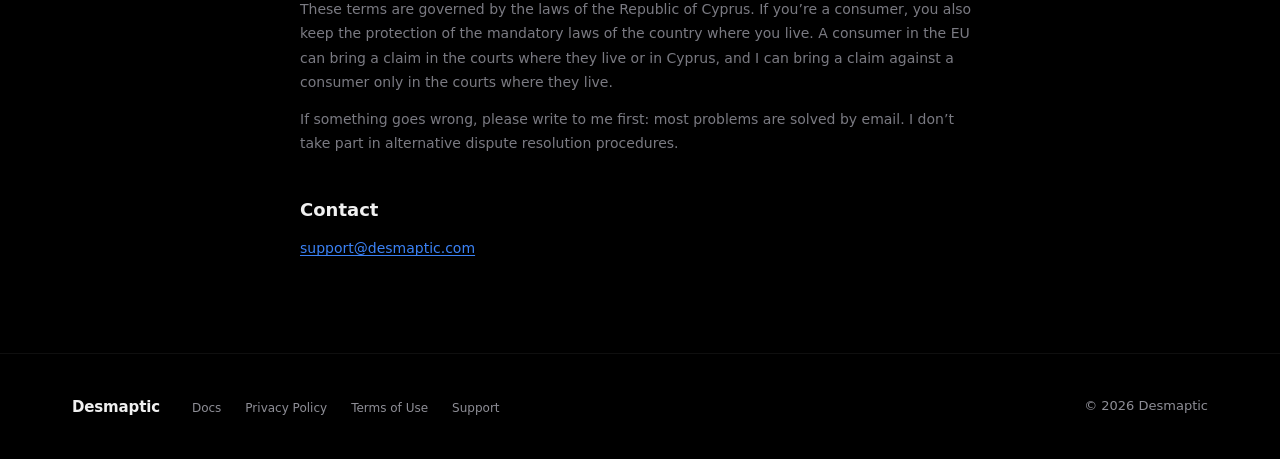
<file: terms.html>
<!DOCTYPE html>
<html lang="en">
<head>
  <meta charset="UTF-8">
  <meta name="viewport" content="width=device-width, initial-scale=1.0">
  <title>Terms of Use — Desmaptic</title>
  <meta name="description" content="Desmaptic Terms of Use.">
  <link rel="canonical" href="https://desmaptic.com/terms">

  <!-- Open Graph -->
  <meta property="og:type" content="website">
  <meta property="og:site_name" content="Desmaptic">
  <meta property="og:url" content="https://desmaptic.com/terms">
  <meta property="og:title" content="Terms of Use — Desmaptic">
  <meta property="og:description" content="Desmaptic Terms of Use.">
  <meta property="og:image" content="https://desmaptic.com/assets/og-image.jpg">

  <!-- Twitter -->
  <meta name="twitter:card" content="summary_large_image">
  <meta name="twitter:title" content="Terms of Use — Desmaptic">
  <meta name="twitter:description" content="Desmaptic Terms of Use.">
  <meta name="twitter:image" content="https://desmaptic.com/assets/og-image.jpg">

  <link rel="icon" type="image/png" sizes="32x32" href="assets/favicon-32.png">
  <link rel="icon" type="image/png" sizes="16x16" href="assets/favicon-16.png">
  <link rel="apple-touch-icon" sizes="180x180" href="assets/apple-touch-icon.png">
  <link rel="icon" href="assets/favicon.ico" sizes="any">
  <meta name="theme-color" content="#000000">
  <link rel="manifest" href="/site.webmanifest">
  <link rel="stylesheet" href="assets/style.css?v=20261006d">
</head>
<body>

  <a class="skip-link" href="#main">Skip to content</a>

  <nav class="nav" role="navigation" aria-label="Main navigation">
    <div class="container">
      <a href="/" class="nav-logo" aria-label="Desmaptic home">
        <img src="assets/icon-96.png" alt="Desmaptic icon" width="32" height="32" loading="lazy">
        Desmaptic
      </a>
      <ul class="nav-links">
        <li><a href="/">Home</a></li>
        <li><a href="docs">Docs</a></li>
        <li><a href="privacy">Privacy</a></li>
        <li><a href="terms" aria-current="page">Terms</a></li>
      </ul>
    </div>
  </nav>

  <main class="legal container" id="main">
    <h1>Terms of Use</h1>
    <span class="legal-updated">Last updated: October 11, 2026</span>
    <p>These terms cover Desmaptic: the app for iPhone and iPad, Desmaptic Agent for Mac, the ready-made widgets and pages of the Gallery, the AI skill and this website.</p>
    <p>The iPhone and iPad app is licensed to you through the App Store under Apple’s <a href="https://www.apple.com/legal/internet-services/itunes/dev/stdeula/" target="_blank" rel="noopener">Standard End User License Agreement</a> (“Apple’s EULA”; for customers in the EU and the UK, Apple publishes a version adapted to local law as part of the Apple Media Services Terms and Conditions). These terms add the rules specific to Desmaptic. Where they conflict about the app, Apple’s EULA prevails. Desmaptic Agent, the Gallery, the AI skill and this website are licensed under these terms alone.</p>

    <h2>Who I am</h2>
    <p>Desmaptic is made by Mikhail Zhukov, an individual software developer in Cyprus (“I”, “me”).</p>
    <ul>
      <li>Email: <a href="mailto:support@desmaptic.com">support@desmaptic.com</a></li>
    </ul>
    <p>Send questions, complaints and claims to this email address.</p>

    <h2>The short version</h2>
    <ul>
      <li>The Mac agent is free. The iPhone and iPad app is free with two profiles of two pages each. Pro — a monthly or yearly subscription, or a one-time Lifetime purchase in the App Store — removes these limits.</li>
      <li>Your buttons run on your Mac with your macOS account’s permissions. A script you write, paste, change or accept from an AI assistant is yours: read it before you use it.</li>
      <li>Nothing an AI assistant proposes through Desmaptic changes your buttons or runs a new command until you accept it on your iPhone or iPad.</li>
      <li>There’s no Desmaptic account and no Desmaptic server. Lifetime doesn’t expire, and there is nothing I could switch off.</li>
      <li>If you’re a consumer, the law of your country protects you, and nothing here takes those rights away.</li>
    </ul>

    <h2>Agreeing to these terms</h2>
    <p>By installing or using Desmaptic you agree to these terms. If you don’t agree, please don’t use it. The app links to these terms in Settings and on the Pro screen, and the agent in its General section.</p>

    <h2>What Desmaptic is</h2>
    <p>Desmaptic turns an iPhone or iPad into a panel of buttons for your Mac. The app works with Desmaptic Agent, a free app for Mac that you download from this website (desmaptic.com/download); the agent isn’t distributed through the App Store. The app and the agent talk directly over your local network, through an encrypted connection; a new iPhone or iPad is paired with a code that the Mac shows. If you use iCloud, your buttons sync between your iPhone and iPad through your own iCloud account.</p>

    <h2>License</h2>
    <p><strong>The app</strong> — under Apple’s EULA, on Apple devices that you own or control, as the Usage Rules of the Apple Media Services Terms and Conditions allow.</p>
    <p><strong>The agent</strong> — I give you a personal, non-exclusive, non-transferable license to use it on Macs that you own or control, for personal or business purposes. You may not copy, sell, rent, sublicense or distribute it, or modify or reverse-engineer it, except as far as the law allows despite this.</p>
    <p><strong>Scripts and examples.</strong> The scripts and examples in the Gallery, the documentation and the AI skill are there for you to use: you may use, copy and change them in your own buttons, but you may not distribute them.</p>
    <p><strong>Open source.</strong> Desmaptic includes open-source components, for example Sparkle and SwiftNIO in the agent. They come under their own licenses, listed in the app and the agent, and these terms don’t restrict what those licenses allow.</p>

    <h2 id="subscriptions">Free and Pro</h2>
    <p><strong>Free.</strong> The agent is free. The iPhone and iPad app is free with up to two profiles, each with two pages. Every kind of button, live widgets, the Gallery, AI assistants and iCloud sync are included.</p>
    <p><strong>Pro</strong> adds unlimited profiles and pages and lets you reorder pages.</p>
    <p>A profile or page beyond the free limits — for example one added from the Gallery or by an AI assistant, or when Pro ends — is never deleted: it stays in your deck, locked, while your deck is over the limits.</p>
    <p>Pro belongs to your Apple Account and works on all your iPhones and iPads signed in with it. Pro isn’t shared through Family Sharing. If Pro doesn’t appear on a new device, tap Restore Purchases on the Pro screen.</p>

    <h2>Buying Pro</h2>
    <p>Pro is available as:</p>
    <ul>
      <li>a monthly subscription;</li>
      <li>a yearly subscription;</li>
      <li>Lifetime, a one-time purchase.</li>
    </ul>
    <p>You buy Pro in the app from Apple, which sells it on my behalf — in the EU, Apple Distribution International Ltd. The price in your currency, with taxes, is shown on the Pro screen and by Apple before you confirm. Prices differ between countries and may change; a change never affects a payment you’ve already made. I never see your payment details.</p>
    <p><strong>Subscriptions</strong> renew automatically at the end of each period until you cancel them. Apple charges for the next period up to 24 hours before it starts, so to avoid the next charge, cancel at least 24 hours before the current period ends: on your iPhone or iPad, open Settings, tap your name, then Subscriptions. After you cancel, Pro stays until the end of the period you’ve paid for. Deleting the app doesn’t cancel a subscription. If the price of a subscription goes up, Apple tells you in advance and, where required, asks for your consent.</p>
    <p><strong>Lifetime</strong> is a single payment: it doesn’t renew and doesn’t expire (unless Apple refunds it). Pro stays unlocked on your Apple Account for as long as you use Desmaptic — there’s no Desmaptic server and nothing that I could switch off. Lifetime gets every update that the subscriptions get. If I ever stop developing Desmaptic, I’ll announce it on this website at least 3 months in advance. The app and the agent you have will keep working with Pro, but without updates, so they may stop working with a later version of iOS or macOS; and once the app is no longer on the App Store, you may not be able to download it again.</p>

    <h2>Cancelling a purchase and refunds</h2>
    <p>Apple handles cancellations and refunds of Pro.</p>
    <ul>
      <li><strong>In the EU and the UK</strong> you may withdraw from a purchase within 14 days of receiving Apple’s receipt, without giving a reason: in your Apple Account › Purchase History, choose the order and Withdraw Transaction. The right may no longer apply once Pro has started at your request and with your acknowledgement that you lose it. The Apple Media Services Terms and Conditions describe the details.</li>
      <li><strong>Refunds</strong> for any other reason: ask Apple at reportaproblem.apple.com.</li>
    </ul>
    <p>This doesn’t affect your rights if Pro doesn’t work as described (see “Your rights as a consumer”).</p>

    <h2>Your buttons run on your Mac</h2>
    <p>Buttons can run shell commands and scripts, AppleScript and Shortcuts, press keys, type text, run system actions and open apps and links. Live widgets run their scripts by themselves while your iPhone or iPad is connected — the widgets on every page of the profile you’re on, including pages that are locked or not on screen. All of this runs on your Mac with your macOS user account’s permissions, so a script can do anything your account can: change or delete files, send data over the internet, make macOS ask for permissions on the agent’s behalf.</p>
    <ul>
      <li><strong>Your scripts.</strong> A script you write, paste, change, or accept from an AI assistant is yours. I don’t see or check it, and I’m not responsible for what it does — unless the harm comes from a defect in Desmaptic itself. Read a script before you use it, especially one from the internet.</li>
      <li><strong>Ready-made widgets.</strong> The widgets and pages of the Gallery are written by me and are part of Desmaptic: these terms treat them as Desmaptic. A widget you’ve changed is your script. Some widgets use internet services or need macOS permissions; the Privacy Policy lists them.</li>
      <li><strong>The local API.</strong> Scripts talk to the agent on your Mac with a token that the agent keeps in <code>~/.desmaptic-mcp-token</code> and replaces at least every time it starts. With the token, a program can show pictures and text on your buttons, send notifications, report button errors, and read which page and buttons are on your iPhone’s or iPad’s screen and the Mac’s sound levels. It can’t run commands: a notification it sends can only, when you tap it, open an app or a web page or do a harmless system action, such as changing the volume. Programs running under your macOS account can also use the agent’s private socket: through it, a program can do what a connected AI assistant can (see below), and anything that changes your buttons or runs a new command still waits for your approval. Keep the token private, and don’t run programs you don’t trust.</li>
      <li><strong>Keep copies</strong> of scripts that matter to you. iCloud sync is not a backup: a button you delete is deleted on all your devices.</li>
    </ul>

    <h2>AI assistants (optional)</h2>
    <p>You can connect an AI assistant app — for example Claude, ChatGPT or Codex, or another app that supports the Model Context Protocol — to the agent. A connected assistant can read your buttons, including their scripts; see the apps on your Mac and which one is in front, the names of your Shortcuts, what your live buttons show and how their scripts are doing; restart a live widget’s script that is already on your deck; and propose new or changed buttons, pages and profiles. Each proposal waits for you on your iPhone or iPad, and nothing changes until you accept it. If you turn on “Allow AI to Run Commands” in the agent (it’s off by default), the assistant can also ask to run a one-off command on your Mac; it runs only after you allow it on your iPhone or iPad, and the assistant gets its output.</p>
    <p>Some assistant apps, such as Claude Code and Codex, can also run commands on your Mac by themselves, without Desmaptic; that is between you and the assistant app.</p>
    <p>An AI assistant can be wrong. What you accept or allow is your decision. Your use of an assistant is governed by its provider’s terms and privacy policy; I’m not a party to them. What an assistant can see is described in the Privacy Policy.</p>

    <h2>Acceptable use</h2>
    <p>Use Desmaptic only with devices that you own or are allowed to control. Don’t use it:</p>
    <ul>
      <li>for anything illegal, or to harm or spy on other people or their devices;</li>
      <li>to break the terms of other services — including the services your buttons and AI assistant use;</li>
      <li>to get around paying for Pro through the App Store;</li>
      <li>to resell or redistribute the agent, the Gallery or its scripts.</li>
    </ul>

    <h2>Third-party services</h2>
    <p>Desmaptic works with services that I don’t provide: the App Store, iCloud and push notifications (Apple); GitHub, which hosts this website and the agent’s downloads and updates; AI assistants you connect; and the websites and services that your buttons and widgets use. They have their own terms, and you must comply with the terms that apply when you use them through Desmaptic. I’m not responsible for these services or their availability.</p>

    <h2>Updates and support</h2>
    <p>The app updates through the App Store. The agent checks for updates once a day and installs them when you agree (or automatically, if you choose that in its update window). Updates fix problems and keep Desmaptic working with new versions of iOS and macOS; some problems can only be fixed by an update, so please install them. Support is by email at <a href="mailto:support@desmaptic.com">support@desmaptic.com</a>.</p>

    <h2>Intellectual property</h2>
    <p>The Desmaptic name and logo, the apps, the Gallery, the documentation and this website are mine, apart from the open-source components mentioned under “License”. Names of other apps and services in Desmaptic — for example in the Gallery’s pages for apps — belong to their owners; Desmaptic isn’t affiliated with or endorsed by them.</p>

    <h2>Your rights as a consumer</h2>
    <p>If you’re a consumer, you have the rights that the law of your country gives you, and these terms don’t limit them. In the EU, these include the right to digital content that works as described and as you can reasonably expect — for at least two years after a one-time purchase and for the whole period of a subscription — and, if it doesn’t, to have it fixed, or to get a price reduction or your money back. Where anything in these terms conflicts with those rights, your rights prevail.</p>

    <h2>Warranty and liability</h2>
    <p>For the iPhone and iPad app, warranty and liability are set by Apple’s EULA. For the agent, the Gallery, the AI skill and this website, which are free:</p>
    <ul>
      <li>They’re provided as they are. I don’t promise that they are free of errors, work without interruption, or work with every Mac, app or network.</li>
      <li>Nothing in these terms limits my liability for fraud, for harm I cause intentionally or through gross negligence, for death or personal injury, under product liability law, or anywhere else the law doesn’t allow it to be limited.</li>
      <li>Otherwise, I’m liable only for damage that is a reasonably foreseeable result of my breaching a duty I owe you, and in total for no more than €100. I’m not liable for harm caused by scripts that are yours (see “Your buttons run on your Mac”).</li>
    </ul>

    <h2>Stopping</h2>
    <p>You can stop using Desmaptic at any time: delete the app and the agent (the Privacy Policy says what they leave behind and how to remove it), and cancel your subscription.</p>
    <p>If you seriously breach these terms — for example, by using Desmaptic against other people or systems, or by getting around paying for Pro — your license ends and you must stop using Desmaptic.</p>

    <h2>Changes to these terms</h2>
    <p>I may change these terms when Desmaptic, the App Store’s rules or the law change. The new version appears on this page with a new date, and I mention important changes in the release notes of the app or the agent at least 30 days before they apply. A change never takes away what you’ve already paid for: the subscription period you’ve paid or your Lifetime purchase. If you don’t agree with a change, you can stop using Desmaptic and cancel your subscription before the change applies; if you keep using Desmaptic after that, the new version applies.</p>

    <h2>Law and disputes</h2>
    <p>These terms are governed by the laws of the Republic of Cyprus. If you’re a consumer, you also keep the protection of the mandatory laws of the country where you live. A consumer in the EU can bring a claim in the courts where they live or in Cyprus, and I can bring a claim against a consumer only in the courts where they live.</p>
    <p>If something goes wrong, please write to me first: most problems are solved by email. I don’t take part in alternative dispute resolution procedures.</p>

    <h2>Contact</h2>
    <p><a href="mailto:support@desmaptic.com">support@desmaptic.com</a></p>
  </main>

  <footer class="footer">
    <div class="container">
      <div class="footer-left">
        <span class="footer-logo">Desmaptic</span>
        <ul class="footer-links">
          <li><a href="docs">Docs</a></li>
          <li><a href="privacy">Privacy Policy</a></li>
          <li><a href="terms">Terms of Use</a></li>
          <li><a href="support">Support</a></li>
        </ul>
      </div>
      <div class="footer-right">&copy; 2026 Desmaptic</div>
    </div>
  </footer>

  <!-- Cloudflare Web Analytics --><script type='module' src='https://static.cloudflareinsights.com/beacon.min.js' data-cf-beacon='{"token": "d238867a7ea24ca4a051cca75ecae123"}'></script><!-- End Cloudflare Web Analytics -->
</body>
</html>
</file>
<file: assets/style.css>
/* ========================================
   Desmaptic — style.css
   Dark premium, asymmetric, code aesthetic
   ======================================== */

*, *::before, *::after {
  margin: 0;
  padding: 0;
  box-sizing: border-box;
}

:root {
  --bg: #000000;
  --bg-elevated: #0A0A10;
  --bg-card: #0E0E16;
  --border: rgba(255, 255, 255, 0.06);
  --border-hover: rgba(255, 255, 255, 0.12);
  --text-primary: #F0F0F0;
  --text-secondary: #7A7A82;
  /* Small quiet labels (footer, marquee, captions): 6.4:1 on black. The animated glow behind the page lightens the background up to about rgb(12, 49, 62), where this gray falls to 4.2:1: small text that can sit there has a dark backing (marquee, chat bubble) or a lighter color (.ww-foot) */
  --text-tertiary: #8E8E96;
  --accent: #3B82F6;
  --accent-dim: #2563EB;
  --accent-glow: rgba(59, 130, 246, 0.25);
  --accent-subtle: rgba(59, 130, 246, 0.07);
  --green: #34D399;
  --warn: #FBBF24;
  --phone-screen: #0D0D0D;
  --mono: 'SF Mono', ui-monospace, 'Menlo', 'Consolas', monospace;
  --sans: -apple-system, BlinkMacSystemFont, 'SF Pro Text', 'Helvetica Neue', 'Segoe UI', system-ui, sans-serif;
  --display: -apple-system, BlinkMacSystemFont, 'SF Pro Display', 'Helvetica Neue', 'Segoe UI', system-ui, sans-serif;
}

html {
  scroll-behavior: smooth;
  -webkit-font-smoothing: antialiased;
  overflow-x: hidden;
}

body {
  font-family: var(--sans);
  background: var(--bg);
  color: var(--text-primary);
  line-height: 1.6;
  /* `clip`, not `hidden`: with `hidden` (and html also non-visible) body becomes
     its own scroll container, which breaks position: sticky (docs TOC). */
  overflow-x: clip;
}

/* Grain overlay */
body::before {
  content: '';
  position: fixed;
  inset: 0;
  z-index: 9999;
  pointer-events: none;
  opacity: 0.025;
  background-image: url("data:image/svg+xml,%3Csvg viewBox='0 0 512 512' xmlns='http://www.w3.org/2000/svg'%3E%3Cfilter id='n'%3E%3CfeTurbulence type='fractalNoise' baseFrequency='0.8' numOctaves='4' stitchTiles='stitch'/%3E%3C/filter%3E%3Crect width='100%25' height='100%25' filter='url(%23n)'/%3E%3C/svg%3E");
  background-size: 256px;
}

a { color: inherit; text-decoration: none; }
img { display: block; max-width: 100%; }

.container {
  max-width: 1200px;
  margin: 0 auto;
  padding: 0 32px;
  position: relative;
  z-index: 1;
}

/* ---------- Utility ---------- */
.label {
  font-family: var(--mono);
  font-size: 0.625rem;
  letter-spacing: 0.12em;
  text-transform: uppercase;
  color: var(--accent);
  display: flex;
  align-items: center;
  gap: 8px;
  margin-bottom: 20px;
}

.label::before {
  content: '';
  width: 20px;
  height: 1px;
  background: var(--accent);
}

/* ---------- Nav ---------- */
.nav {
  position: fixed;
  top: 0;
  left: 0;
  right: 0;
  z-index: 100;
  padding: 0 0;
  background: rgba(0, 0, 0, 0.6);
  backdrop-filter: blur(24px);
  -webkit-backdrop-filter: blur(24px);
  border-bottom: 1px solid var(--border);
}

.nav .container {
  display: flex;
  align-items: center;
  justify-content: space-between;
  height: 56px;
}

.nav-logo {
  display: flex;
  align-items: center;
  gap: 10px;
  font-family: var(--display);
  font-weight: 600;
  font-size: 1rem;
  letter-spacing: -0.01em;
}

.nav-logo img {
  width: 28px;
  height: 28px;
  border-radius: 7px;
}

.nav-links {
  display: flex;
  align-items: center;
  gap: 32px;
  list-style: none;
}

.nav-links a {
  font-size: 0.8125rem;
  color: var(--text-secondary);
  transition: color 0.2s;
}

.nav-links a:hover { color: var(--text-primary); }

.nav-cta {
  display: inline-flex;
  align-items: center;
  gap: 6px;
  padding: 7px 14px;
  font-family: var(--sans);
  font-size: 0.8125rem;
  font-weight: 500;
  letter-spacing: -0.01em;
  background: var(--text-primary);
  color: var(--bg);
  border-radius: 6px;
  transition: opacity 0.2s;
}

.nav-cta:hover { opacity: 0.85; }
.nav-links .nav-cta,
.nav-links .nav-cta:hover { color: var(--bg); }

/* Download buttons: one label on a Mac, another on a phone or tablet (html.handheld, set before the first paint) */
html:not(.handheld) .only-handheld,
html.handheld .only-mac { display: none; }

/* ---------- Hero ---------- */
.hero {
  padding: 160px 0 60px;
  position: relative;
  min-height: 100vh;
  display: flex;
  align-items: center;
}

/* Animated background canvas — matches iOS Cosmos theme */
#cosmos-bg {
  position: fixed;
  inset: 0;
  z-index: 0;
  pointer-events: none;
  filter: blur(80px) saturate(1.15);
  will-change: filter;
}

.hero .container {
  display: grid;
  grid-template-columns: 1fr 1fr;
  gap: 64px;
  align-items: center;
  position: relative;
  z-index: 1;
}

.hero-content {
  max-width: 560px;
}

.hero h1 {
  font-family: var(--display);
  font-weight: 700;
  font-size: clamp(3rem, 6.4vw, 5.6rem);
  line-height: 1.02;
  letter-spacing: -0.045em;
  margin-bottom: 28px;
  background: linear-gradient(180deg, #ffffff 0%, #a8a8b4 100%);
  -webkit-background-clip: text;
  background-clip: text;
  -webkit-text-fill-color: transparent;
}

.hero h1 .accent {
  background: linear-gradient(135deg, #bf5af2 0%, #64d2ff 50%, #30d158 100%);
  -webkit-background-clip: text;
  background-clip: text;
  -webkit-text-fill-color: transparent;
  font-style: italic;
  font-weight: 700;
  padding-right: 0.04em;
}

/* A headline that says what the product is and what sets it apart (/next/): longer than a slogan, so smaller type */
.hero h1.hero-pitch {
  font-size: clamp(2rem, 4.6vw, 4.25rem);
  line-height: 1.04;
  letter-spacing: -0.04em;
  text-wrap: balance;
}

.hero-subtitle {
  font-family: var(--display);
  font-size: clamp(1.125rem, 1.5vw, 1.3125rem);
  color: #c8c8d0;
  max-width: 540px;
  line-height: 1.45;
  letter-spacing: -0.015em;
  font-weight: 400;
  margin-bottom: 44px;
}

.hero-actions {
  display: flex;
  gap: 12px;
  flex-wrap: wrap;
  align-items: center;
}

.btn-primary {
  display: inline-flex;
  align-items: center;
  gap: 10px;
  padding: 15px 26px;
  background: #ffffff;
  color: #0a0a0e;
  font-family: var(--display);
  font-weight: 600;
  font-size: 0.9375rem;
  letter-spacing: -0.01em;
  border-radius: 999px;
  border: none;
  cursor: pointer;
  transition: transform 0.25s, box-shadow 0.25s;
  position: relative;
  overflow: hidden;
  box-shadow:
    0 1px 0 rgba(255, 255, 255, 0.6) inset,
    0 8px 24px -6px rgba(255, 255, 255, 0.2);
}

.btn-primary::before {
  content: '';
  position: absolute;
  inset: 0;
  background: linear-gradient(180deg, rgba(255,255,255,0.4) 0%, transparent 50%);
  pointer-events: none;
}

.btn-primary:hover {
  transform: translateY(-2px);
  box-shadow:
    0 1px 0 rgba(255, 255, 255, 0.6) inset,
    0 16px 32px -8px rgba(255, 255, 255, 0.25);
}

.btn-primary svg { width: 18px; height: 18px; }

.btn-secondary {
  display: inline-flex;
  align-items: center;
  gap: 10px;
  padding: 14px 26px;
  background: rgba(255, 255, 255, 0.06);
  color: var(--text-primary);
  font-family: var(--display);
  font-weight: 500;
  font-size: 0.9375rem;
  letter-spacing: -0.01em;
  border-radius: 999px;
  border: 1px solid rgba(255, 255, 255, 0.12);
  cursor: pointer;
  transition: all 0.25s;
  backdrop-filter: blur(10px);
  -webkit-backdrop-filter: blur(10px);
}

.btn-secondary:hover {
  background: rgba(255, 255, 255, 0.1);
  border-color: rgba(255, 255, 255, 0.22);
  transform: translateY(-2px);
}

/* An app that is not out yet: a quiet note next to the buttons, not a button (no link, no badge look) */
.soon-note {
  display: inline-flex;
  align-items: center;
  justify-content: center;
  gap: 10px;
  padding: 14px 8px;
  color: var(--text-secondary);
  font-family: var(--display);
  font-weight: 500;
  font-size: 0.9375rem;
  letter-spacing: -0.01em;
}

.soon-tag {
  padding: 4px 10px;
  border: 1px solid rgba(255, 255, 255, 0.14);
  border-radius: 999px;
  color: var(--text-primary);
  font-family: var(--mono);
  font-size: 0.6875rem;
  font-weight: 500;
  letter-spacing: 0.06em;
  text-transform: uppercase;
}

/* Trust line under the agent's download button: Free · version · size · macOS · notarization.
   Version and size are hidden until assets/agent-download.js reads them from the latest release. */
.trust-line {
  display: flex;
  flex-wrap: wrap;
  align-items: center;
  row-gap: 4px;
  margin-top: 18px;
  color: var(--text-secondary);
  font-family: var(--sans);
  font-size: 0.8125rem;
  letter-spacing: -0.005em;
  line-height: 1.4;
}

.trust-line > span { white-space: nowrap; }

.trust-line > span + span::before {
  content: '·';
  margin: 0 7px;
  color: var(--text-tertiary);
}

.trust-line a {
  color: var(--text-primary);
  text-decoration: underline;
  text-decoration-color: rgba(255, 255, 255, 0.25);
  text-underline-offset: 3px;
  transition: text-decoration-color 0.2s;
}

.trust-line a:hover { text-decoration-color: currentColor; }

/* Inside .hero-actions / .cta-actions: a row of its own under the buttons; on a narrow screen, right under the button */
.hero-actions .trust-line,
.cta-actions .trust-line,
.changelog-actions .trust-line {
  width: 100%;
  margin-top: 2px;
}

.cta-section .trust-line {
  justify-content: center;
  margin-bottom: 0;
  font-size: 0.8125rem;
}

/* Hero visual */
.hero-visual {
  display: flex;
  justify-content: center;
  position: relative;
}

/* /next/: the deck on iPad and iPhone in Apple's product bezels (.hero-duo). Apple's marketing rules for its
   devices: whole, upright, unchanged (no shadow, reflection or highlight on them), no overlap, no motion but a
   fade, at least 200 px on screen — so side by side, bottom-aligned, at their real relative size (the iPhone 76%
   of the iPad's height), a still aura behind and no hover; on a phone one under the other.
   At every width the text is centered on top and the pair under it, wider than the container (up to 1320px,
   24px from the window's edges, 16px ≤768px), so the buttons' labels read without zooming in. */
.hero-duo {
  min-height: auto;
  padding: 120px 0 72px;
}

/* Two classes, so it beats `.hero .container` (1fr) of the ≤1024px block: a 1fr track takes the devices' fixed
   width as its minimum and pushes the container past the window */
.hero.hero-duo .container {
  grid-template-columns: minmax(0, 1fr);
  justify-items: center;
  gap: 48px;
  text-align: center;
}

.hero-duo .hero-content { max-width: 920px; }
.hero-duo .hero-subtitle { max-width: 640px; margin: 0 auto 36px; }
.hero-duo .hero-actions,
.hero-duo .trust-line { justify-content: center; }

.hero-duo .hero-visual { width: min(1320px, 100vw - 48px); }

.hero-devices {
  position: relative;
  isolation: isolate;
  display: flex;
  align-items: flex-end;
  justify-content: space-between;
  width: 100%;
}

.hero-devices::before {
  content: '';
  position: absolute;
  inset: -12% -8%;
  z-index: -1;
  background: radial-gradient(closest-side, rgba(59, 130, 246, 0.16), rgba(59, 130, 246, 0));
  pointer-events: none;
}

.hero-devices img { height: auto; }

.hero-ipad { width: 75%; }
.hero-iphone { width: 21.5%; }

/* ---------- Marquee ---------- */
.marquee {
  border-top: 1px solid var(--border);
  border-bottom: 1px solid var(--border);
  /* Tones the glow down behind the labels, so they keep 4.5:1 wherever the glow is */
  background: rgba(0, 0, 0, 0.4);
  padding: 14px 0;
  overflow: hidden;
  position: relative;
}

.marquee-track {
  display: flex;
  gap: 48px;
  animation: scroll 30s linear infinite;
  width: max-content;
}

.marquee-item {
  font-family: var(--mono);
  font-size: 0.6875rem;
  letter-spacing: 0.05em;
  text-transform: uppercase;
  color: var(--text-tertiary);
  white-space: nowrap;
  display: flex;
  align-items: center;
  gap: 12px;
}

.marquee-item::before {
  content: '◆';
  font-size: 0.4rem;
  color: var(--accent);
  opacity: 0.5;
}

@keyframes scroll {
  from { transform: translateX(0); }
  to { transform: translateX(-50%); }
}

/* ---------- Features — Bento Grid ---------- */
.features {
  padding: 140px 0;
}

.features-header {
  display: grid;
  grid-template-columns: minmax(0, 1.4fr) minmax(0, 1fr);
  gap: 40px;
  margin-bottom: 72px;
  align-items: end;
}

.features-header h2 {
  font-family: var(--display);
  font-weight: 700;
  font-size: clamp(2.4rem, 5vw, 4.4rem);
  line-height: 1.04;
  letter-spacing: -0.04em;
  background: linear-gradient(180deg, #ffffff 0%, #b8b8c2 100%);
  -webkit-background-clip: text;
  background-clip: text;
  -webkit-text-fill-color: transparent;
}

/* The second line of the header: quieter than the first, still readable (not tertiary) */
.features-header h2 .features-sub {
  -webkit-text-fill-color: var(--text-secondary);
}

.features-header p {
  color: var(--text-secondary);
  font-size: 1rem;
  line-height: 1.7;
  max-width: 420px;
  justify-self: end;
}

.bento {
  display: grid;
  grid-template-columns: repeat(12, 1fr);
  grid-template-rows: auto;
  gap: 14px;
}

.bento-card {
  --card-tint: 59, 130, 246;
  background:
    radial-gradient(120% 80% at 0% 0%, rgba(var(--card-tint), 0.10) 0%, transparent 55%),
    linear-gradient(180deg, rgba(20, 20, 30, 0.85) 0%, rgba(10, 10, 18, 0.85) 100%);
  backdrop-filter: blur(16px);
  -webkit-backdrop-filter: blur(16px);
  border: 1px solid rgba(255, 255, 255, 0.07);
  border-radius: 22px;
  padding: 36px 32px;
  position: relative;
  overflow: hidden;
  transition: border-color 0.4s, transform 0.4s, box-shadow 0.4s;
}

.bento-card::before {
  content: '';
  position: absolute;
  inset: 0;
  border-radius: inherit;
  padding: 1px;
  background: linear-gradient(180deg, rgba(var(--card-tint), 0.35), rgba(255, 255, 255, 0.02) 60%);
  -webkit-mask: linear-gradient(#000 0 0) content-box, linear-gradient(#000 0 0);
  -webkit-mask-composite: xor;
          mask-composite: exclude;
  pointer-events: none;
  opacity: 0.6;
  transition: opacity 0.4s;
}

.bento-card:hover {
  transform: translateY(-3px);
  box-shadow: 0 24px 60px -20px rgba(var(--card-tint), 0.35);
}

.bento-card:hover::before {
  opacity: 1;
}

/* Card glow on hover */
.bento-card::after {
  content: '';
  position: absolute;
  inset: 0;
  opacity: 0;
  transition: opacity 0.5s;
  background: radial-gradient(500px circle at var(--mouse-x, 50%) var(--mouse-y, 50%), rgba(var(--card-tint), 0.18), transparent 45%);
  pointer-events: none;
}

.bento-card:hover::after {
  opacity: 1;
}

/* Per-card accents */
.bento-card:nth-child(1) { --card-tint: 94, 92, 230; }   /* indigo — Buttons that ask, the colour of Task for an Agent… */
.bento-card:nth-child(2) { --card-tint: 255, 159, 10; }  /* orange — Pages that follow apps */
.bento-card:nth-child(3) { --card-tint: 255, 69, 58; }   /* red — a failed tap */
.bento-card:nth-child(4) { --card-tint: 100, 210, 255; } /* cyan — large screens */

.bento-card.span-8 { grid-column: span 8; }
.bento-card.span-4 { grid-column: span 4; }
.bento-card.span-7 { grid-column: span 7; }
.bento-card.span-5 { grid-column: span 5; }
.bento-card.span-12 { grid-column: span 12; }

.bento-card h3 {
  font-family: var(--display);
  font-size: 1.375rem;
  font-weight: 600;
  line-height: 1.25;
  margin-bottom: 12px;
  letter-spacing: -0.025em;
  padding-right: 24px; /* clear of the card number */
  position: relative;
  z-index: 1;
  background: linear-gradient(180deg, #ffffff 0%, #d8d8e0 100%);
  -webkit-background-clip: text;
  background-clip: text;
  -webkit-text-fill-color: transparent;
}

.bento-card p {
  color: var(--text-secondary);
  font-size: 0.9375rem;
  line-height: 1.6;
  position: relative;
  z-index: 1;
}

.bento-card p strong {
  color: var(--text-primary);
  font-weight: 600;
}

.bento-card .card-number {
  position: absolute;
  top: 24px;
  right: 24px;
  font-family: var(--mono);
  font-size: 0.625rem;
  color: rgba(var(--card-tint), 0.7);
  letter-spacing: 0.05em;
  z-index: 1;
}

/* Every card: the text, then a render of the app at the bottom (bottoms level across a row) */
.bento-card {
  display: flex;
  flex-direction: column;
}

.feature-shot {
  display: block;
  width: 100%;
  height: auto;
  margin-top: auto;
  border-radius: 14px;
  background: var(--phone-screen);
  box-shadow: 0 0 0 1px rgba(255, 255, 255, 0.1), 0 20px 48px -24px rgba(0, 0, 0, 0.9);
  position: relative;
  z-index: 1;
}

/* Buttons that ask: the headline left, the words right, the iPad's bubble across the card below */
.card-ask-text {
  display: grid;
  grid-template-columns: minmax(0, 1fr) minmax(0, 1.25fr);
  gap: 48px;
  margin-bottom: 32px;
}

.bento-card.card-ask h3 {
  font-size: clamp(1.5rem, 2.4vw, 2rem);
  line-height: 1.15;
  margin-bottom: 0;
}

.card-ask-text p + p { margin-top: 12px; }
.card-ask-text .ai-more { position: relative; z-index: 1; }
.card-ask picture { margin-top: auto; }

/* A failed tap: the picture fills the rest of the card */
.card-toast p { margin-bottom: 24px; }

/* Pages card: the same deck with Figma in front, then Xcode — the top bar and first row of each page */
.page-flip {
  display: grid;
  grid-template-columns: minmax(0, 1fr) auto minmax(0, 1fr);
  align-items: center;
  gap: 14px;
  margin-top: auto;
  padding-top: 24px;
  position: relative;
  z-index: 1;
}

.page-flip figure { margin: 0; }

.page-flip img,
.card-ipad-screen,
.for-shot {
  display: block;
  width: 100%;
  height: auto;
  border-radius: 12px;
  background: var(--phone-screen);
  box-shadow: 0 0 0 1px rgba(255, 255, 255, 0.1), 0 20px 48px -24px rgba(0, 0, 0, 0.9);
}

.page-flip figcaption {
  margin-top: 10px;
  font-family: var(--mono);
  font-size: 0.6875rem;
  letter-spacing: 0.12em;
  text-transform: uppercase;
  color: var(--text-secondary);
}

.page-flip-arrow {
  font-family: var(--mono);
  color: rgb(var(--card-tint));
  margin-top: -22px; /* level with the pictures, not with picture + caption */
}

/* iPad card: the text left, the iPad's screen right — the screen alone, no Apple bezel */
.bento-card.card-ipad {
  display: grid;
  grid-template-columns: minmax(0, 1fr) minmax(0, 1.55fr);
  gap: 48px;
  align-items: center;
  padding-top: 56px; /* the card number above the picture, not on it */
}

.card-ipad-text p + p { margin-top: 12px; }

.card-ipad-screen {
  border-radius: 18px;
  position: relative;
  z-index: 1;
}

/* ---------- AI (/next/) — the review card, what you say and get, the promise ---------- */
.ai {
  padding: 120px 0;
  position: relative;
}

.ai-layout {
  display: grid;
  grid-template-columns: minmax(0, 1fr) minmax(0, 340px);
  grid-template-areas:
    "head card"
    "body card";
  grid-template-rows: auto 1fr;
  column-gap: 96px;
  row-gap: 40px;
  align-items: start;
}

.ai-head { grid-area: head; }
.ai-card { grid-area: card; }
.ai-body { grid-area: body; }

.ai-head h2 {
  font-family: var(--display);
  font-weight: 700;
  font-size: clamp(2.2rem, 4.4vw, 3.6rem);
  line-height: 1.04;
  letter-spacing: -0.04em;
  margin-bottom: 24px;
  background: linear-gradient(180deg, #ffffff 0%, #b8b8c2 100%);
  -webkit-background-clip: text;
  background-clip: text;
  -webkit-text-fill-color: transparent;
  text-wrap: balance;
}

.ai-head h2 em {
  font-family: 'New York', 'Iowan Old Style', 'Hoefler Text', Georgia, serif;
  font-style: italic;
  font-weight: 500;
  padding-right: 0.04em;
  background: linear-gradient(135deg, #bf5af2 0%, #64d2ff 100%);
  -webkit-background-clip: text;
  background-clip: text;
  -webkit-text-fill-color: transparent;
}

.ai-head p {
  color: var(--text-secondary);
  font-size: 1rem;
  line-height: 1.65;
  max-width: 560px;
}

.ai-head b, .ai-promise b { color: var(--text-primary); font-weight: 500; }

/* The review card in Apple's bezel: as in the hero — no shadow or anything over the device, a fade without
   movement (.reveal-fade), a still aura behind, never under 200 px */
.ai-card {
  position: relative;
  isolation: isolate;
  margin: 0;
  width: 100%;
  justify-self: center;
}

.ai-card::before {
  content: '';
  position: absolute;
  inset: -10% -30%;
  z-index: -1;
  background: radial-gradient(closest-side, rgba(59, 130, 246, 0.16), rgba(59, 130, 246, 0));
  pointer-events: none;
}

.ai-card img {
  display: block;
  width: 100%;
  height: auto;
}

.ai-card figcaption {
  margin-top: 18px;
  text-align: center;
  font-family: var(--mono);
  font-size: 0.625rem;
  letter-spacing: 0.1em;
  text-transform: uppercase;
  color: var(--text-secondary);
}

.reveal.reveal-fade { transform: none; }

/* You say → you get */
.ai-asks {
  margin: 0;
  border-top: 1px solid var(--border);
}

.ai-ask {
  display: grid;
  grid-template-columns: minmax(0, 1.15fr) minmax(0, 1fr);
  gap: 32px;
  padding: 16px 0;
  border-bottom: 1px solid var(--border);
}

.ai-ask dt {
  font-family: var(--display);
  font-size: 1.0625rem;
  font-weight: 500;
  font-style: italic;
  letter-spacing: -0.01em;
  line-height: 1.4;
  color: var(--text-primary);
}

.ai-ask dd {
  position: relative;
  margin: 0;
  color: var(--text-secondary);
  font-size: 0.9375rem;
  line-height: 1.5;
}

.ai-ask dd::before {
  content: '→';
  position: absolute;
  left: -24px;
  color: var(--accent);
}

.ai-promise {
  display: flex;
  gap: 16px;
  margin-top: 32px;
  padding: 20px 22px;
  background: rgba(14, 14, 22, 0.75);
  backdrop-filter: blur(16px);
  -webkit-backdrop-filter: blur(16px);
  border: 1px solid var(--border);
  border-radius: 14px;
}

.ai-promise > svg {
  flex: none;
  width: 24px;
  height: 24px;
  color: var(--accent);
}

.ai-promise p {
  color: var(--text-secondary);
  font-size: 0.9375rem;
  line-height: 1.6;
}

.ai-promise p + p { margin-top: 6px; }

.ai-more {
  display: inline-flex;
  align-items: center;
  gap: 6px;
  margin-top: 12px;
  font-size: 0.875rem;
  font-weight: 500;
  color: var(--accent);
}

.ai-more::after { content: '→'; transition: transform 0.2s; }
.ai-more:hover::after { transform: translateX(3px); }

.ai-works {
  display: flex;
  flex-wrap: wrap;
  align-items: center;
  gap: 10px;
  margin-top: 28px;
}

.ai-works-label {
  margin-right: 4px;
  font-size: 0.8125rem;
  color: var(--text-secondary);
}

.compat-item {
  font-family: var(--mono);
  font-size: 0.5625rem;
  letter-spacing: 0.04em;
  text-transform: uppercase;
  padding: 5px 12px;
  border-radius: 4px;
  border: 1px solid var(--border);
  color: var(--text-secondary);
}

/* Claude Code waiting for an answer: one live button (assets/js/live-widgets.js) on a patch of phone screen */
.ai-wait {
  display: flex;
  align-items: center;
  gap: 28px;
  margin-top: 72px;
  padding: 22px 28px 22px 22px;
  background: rgba(14, 14, 22, 0.75);
  backdrop-filter: blur(16px);
  -webkit-backdrop-filter: blur(16px);
  border: 1px solid var(--border);
  border-radius: 14px;
}

.ai-wait-face {
  flex: none;
  width: 108px;
  padding: 14px;
  background: var(--phone-screen);
  border: 1px solid var(--border);
  border-radius: 26px;
}

.ai-wait-face .ww-slot { width: 100%; }

.ai-wait-text { flex: 1; }

.ai-wait h3 {
  font-family: var(--display);
  font-size: 1.125rem;
  font-weight: 600;
  letter-spacing: -0.02em;
  margin-bottom: 6px;
}

.ai-wait p {
  color: var(--text-secondary);
  font-size: 0.9375rem;
  line-height: 1.6;
  max-width: 620px;
}

.ai-wait .ai-more { flex: none; margin-top: 0; }

@media (max-width: 1024px) {
  .ai-layout {
    grid-template-columns: minmax(0, 1fr);
    grid-template-areas: "head" "card" "body";
    grid-template-rows: none;
    row-gap: 48px;
  }
  .ai-card { max-width: 300px; }
}

@media (max-width: 768px) {
  .ai { padding: 100px 0; }
  .ai-wait { flex-wrap: wrap; margin-top: 56px; }
  .ai-wait-text { flex-basis: calc(100% - 136px); }
  .ai-wait .ai-more { margin-left: 136px; }
}

/* Narrow: the answer under the ask, its arrow in front */
@media (max-width: 560px) {
  .ai-ask { grid-template-columns: minmax(0, 1fr); gap: 4px; }
  .ai-ask dd { padding-left: 22px; }
  .ai-ask dd::before { left: 0; }
  .ai-card { max-width: 260px; }
  .ai-wait { flex-direction: column; align-items: flex-start; gap: 18px; padding: 22px; }
  .ai-wait-text { flex-basis: auto; }
  .ai-wait .ai-more { margin-left: 0; }
}

/* ---------- Plugin (/next/) — Claude Code and Codex: what the plugin gives, its install lines with Copy ---------- */
.plugin {
  padding: 120px 0;
  border-top: 1px solid var(--border);
  position: relative;
}

.plug-layout {
  display: grid;
  grid-template-columns: minmax(0, 5fr) minmax(0, 7fr);
  column-gap: 72px;
  row-gap: 48px;
  align-items: center;
}

.plug-head h2 {
  font-family: var(--display);
  font-weight: 700;
  font-size: clamp(2rem, 3.6vw, 3rem);
  line-height: 1.06;
  letter-spacing: -0.035em;
  margin-bottom: 20px;
  background: linear-gradient(180deg, #ffffff 0%, #b8b8c2 100%);
  -webkit-background-clip: text;
  background-clip: text;
  -webkit-text-fill-color: transparent;
  text-wrap: balance;
}

.plug-head h2 em {
  font-family: 'New York', 'Iowan Old Style', 'Hoefler Text', Georgia, serif;
  font-style: italic;
  font-weight: 500;
  padding-right: 0.04em;
  background: linear-gradient(135deg, #bf5af2 0%, #64d2ff 100%);
  -webkit-background-clip: text;
  background-clip: text;
  -webkit-text-fill-color: transparent;
}

.plug-head > p {
  color: var(--text-secondary);
  font-size: 1rem;
  line-height: 1.65;
  max-width: 520px;
}

.plug-head b { color: var(--text-primary); font-weight: 500; }

.plug-points {
  list-style: none;
  margin-top: 28px;
  border-top: 1px solid var(--border);
}

.plug-points li {
  position: relative;
  padding: 14px 0 14px 24px;
  border-bottom: 1px solid var(--border);
  color: var(--text-secondary);
  font-size: 0.9375rem;
  line-height: 1.6;
}

.plug-points li::before {
  content: '→';
  position: absolute;
  left: 0;
  color: var(--accent);
}

.plug-points code {
  font-family: var(--mono);
  font-size: 0.8125rem;
  color: var(--text-primary);
}

/* The install lines: the docs' code-block look and its Copy button (.code-copy) */
.plug-install { min-width: 0; }

.plug-cmd {
  border: 1px solid var(--border-hover);
  border-radius: 12px;
  background: rgba(14, 14, 22, 0.85);
  backdrop-filter: blur(16px);
  -webkit-backdrop-filter: blur(16px);
  overflow: hidden;
}

.plug-cmd + .plug-cmd { margin-top: 16px; }

.plug-cmd-head {
  display: flex;
  align-items: center;
  gap: 10px;
  min-height: 40px;
  padding: 4px 6px 4px 16px;
  border-bottom: 1px solid var(--border);
  background: rgba(255, 255, 255, 0.025);
}

.plug-cmd-title {
  font-family: var(--mono);
  font-size: 0.625rem;
  font-weight: 600;
  letter-spacing: 0.12em;
  text-transform: uppercase;
  color: var(--text-primary);
}

.plug-cmd pre {
  margin: 0;
  padding: 16px 18px 18px;
  font-family: var(--mono);
  font-size: 0.8125rem;
  line-height: 1.7;
  color: #D4D4D8;
  white-space: pre-wrap;
  overflow-wrap: anywhere;
}

/* One command per line; where a narrow screen wraps it, the rest hangs indented, so it still reads as one command */
.plug-line {
  display: block;
  padding-left: 2ch;
  text-indent: -2ch;
}

.plug-nb { white-space: nowrap; }   /* never break a line at the hyphen of "--marketplace" or "desmaptic-plugin" */

.plug-note {
  margin-top: 16px;
  font-size: 0.8125rem;
  line-height: 1.55;
  color: var(--text-secondary);
}

.plug-links {
  display: flex;
  flex-wrap: wrap;
  column-gap: 28px;
  margin-top: 8px;
}

@media (max-width: 1024px) {
  .plug-layout { grid-template-columns: minmax(0, 1fr); }
}

@media (max-width: 768px) {
  .plugin { padding: 100px 0; }
}

@media (max-width: 560px) {
  .plug-cmd pre { font-size: 0.75rem; padding: 14px 16px 16px; }
  .plug-links { flex-direction: column; }
}

/* ---------- How It Works — horizontal ---------- */
.how-it-works {
  padding: 140px 0;
  border-top: 1px solid var(--border);
  position: relative;
}

.how-header {
  text-align: center;
  margin-bottom: 80px;
}

.how-header h2 {
  font-family: var(--display);
  font-weight: 700;
  font-size: clamp(2.4rem, 5vw, 4.4rem);
  line-height: 1.04;
  letter-spacing: -0.04em;
  margin-bottom: 20px;
  background: linear-gradient(180deg, #ffffff 0%, #b8b8c2 100%);
  -webkit-background-clip: text;
  background-clip: text;
  -webkit-text-fill-color: transparent;
}

.how-header h2 span {
  background: linear-gradient(135deg, #bf5af2 0%, #64d2ff 100%);
  -webkit-background-clip: text;
  background-clip: text;
  -webkit-text-fill-color: transparent;
}

.how-subtitle {
  color: var(--text-secondary);
  font-size: 1rem;
  line-height: 1.6;
  max-width: 480px;
  margin: 0 auto;
}

.steps {
  display: grid;
  grid-template-columns: repeat(3, 1fr);
  gap: 14px;
  position: relative;
}

.step {
  --step-tint: 88, 86, 214;
  background:
    radial-gradient(120% 80% at 0% 0%, rgba(var(--step-tint), 0.10) 0%, transparent 55%),
    linear-gradient(180deg, rgba(20, 20, 30, 0.85) 0%, rgba(10, 10, 18, 0.85) 100%);
  backdrop-filter: blur(16px);
  -webkit-backdrop-filter: blur(16px);
  border: 1px solid rgba(255, 255, 255, 0.07);
  border-radius: 24px;
  padding: 44px 36px;
  position: relative;
  overflow: hidden;
  transition: transform 0.4s, box-shadow 0.4s;
}

.step::before {
  content: '';
  position: absolute;
  inset: 0;
  border-radius: inherit;
  padding: 1px;
  background: linear-gradient(180deg, rgba(var(--step-tint), 0.4), rgba(255, 255, 255, 0.02) 60%);
  -webkit-mask: linear-gradient(#000 0 0) content-box, linear-gradient(#000 0 0);
  -webkit-mask-composite: xor;
          mask-composite: exclude;
  pointer-events: none;
  opacity: 0.65;
  transition: opacity 0.4s;
}

.step:hover {
  transform: translateY(-3px);
  box-shadow: 0 24px 60px -20px rgba(var(--step-tint), 0.4);
}

.step:hover::before { opacity: 1; }

.step:nth-child(1) { --step-tint: 191, 90, 242; }   /* purple */
.step:nth-child(2) { --step-tint: 100, 210, 255; }  /* cyan */
.step:nth-child(3) { --step-tint: 48, 209, 88; }    /* green */

.step-icon {
  width: 64px;
  height: 64px;
  border-radius: 18px;
  background: linear-gradient(145deg, rgba(var(--step-tint), 0.35) 0%, rgba(var(--step-tint), 0.12) 100%);
  border: 1px solid rgba(var(--step-tint), 0.4);
  box-shadow:
    inset 0 1px 0 rgba(255, 255, 255, 0.15),
    0 12px 32px -8px rgba(var(--step-tint), 0.5);
  display: flex;
  align-items: center;
  justify-content: center;
  margin-bottom: 28px;
  color: rgb(var(--step-tint));
  position: relative;
  z-index: 1;
}

.step-icon svg { width: 30px; height: 30px; }

.step-number {
  position: absolute;
  top: 28px;
  right: 32px;
  font-family: var(--mono);
  font-size: 0.6875rem;
  letter-spacing: 0.08em;
  color: rgba(var(--step-tint), 0.7);
  z-index: 1;
}

.step h3 {
  font-family: var(--display);
  font-size: 1.375rem;
  font-weight: 600;
  margin-bottom: 12px;
  letter-spacing: -0.025em;
  position: relative;
  z-index: 1;
  background: linear-gradient(180deg, #ffffff 0%, #d8d8e0 100%);
  -webkit-background-clip: text;
  background-clip: text;
  -webkit-text-fill-color: transparent;
}

.step p {
  color: var(--text-secondary);
  font-size: 0.9375rem;
  line-height: 1.6;
  position: relative;
  z-index: 1;
}

/* ---------- FAQ (/next/) — heading on the left, the questions as <details> on the right ---------- */
.faq {
  padding: 140px 0;
  border-top: 1px solid var(--border);
  position: relative;
}

.faq-layout {
  display: grid;
  grid-template-columns: minmax(0, 5fr) minmax(0, 7fr);
  gap: 72px;
  align-items: start;
}

/* The heading stays in view while the answers scroll past */
.faq-head {
  position: sticky;
  top: 104px;
}

.faq-head h2 {
  font-family: var(--display);
  font-weight: 700;
  font-size: clamp(2rem, 4vw, 3.2rem);
  line-height: 1.08;
  letter-spacing: -0.035em;
  margin-bottom: 20px;
}

.faq-head h2 span { display: block; color: var(--text-tertiary); }

.faq-head p {
  color: var(--text-secondary);
  font-size: 1rem;
  line-height: 1.6;
  max-width: 360px;
}

.faq-head p a {
  color: var(--text-primary);
  border-bottom: 1px solid var(--border-hover);
  transition: border-color 0.2s;
}

.faq-head p a:hover { border-color: var(--text-primary); }

.faq-list { border-top: 1px solid var(--border); }

.faq-item { border-bottom: 1px solid var(--border); }

.faq-item summary {
  list-style: none;
  display: flex;
  align-items: center;
  justify-content: space-between;
  gap: 24px;
  padding: 24px 0;
  cursor: pointer;
  font-family: var(--display);
  font-size: 1.125rem;
  font-weight: 600;
  letter-spacing: -0.02em;
  line-height: 1.35;
  color: var(--text-primary);
}

.faq-item summary::-webkit-details-marker { display: none; }

/* A plus that turns into a cross when the answer is open */
.faq-item summary::after {
  content: '';
  flex: none;
  width: 14px;
  height: 14px;
  background:
    linear-gradient(currentColor, currentColor) center / 100% 1.5px no-repeat,
    linear-gradient(currentColor, currentColor) center / 1.5px 100% no-repeat;
  color: var(--text-secondary);
  transition: transform 0.3s cubic-bezier(0.16, 1, 0.3, 1), color 0.2s;
}

.faq-item summary:hover::after { color: var(--text-primary); }
.faq-item[open] summary::after { transform: rotate(45deg); color: var(--accent); }

.faq-answer {
  padding: 0 48px 28px 0;
  color: var(--text-secondary);
  font-size: 0.9375rem;
  line-height: 1.7;
}

.faq-answer p + p { margin-top: 12px; }
.faq-answer b { color: var(--text-primary); font-weight: 500; }

.faq-more {
  display: inline-flex;
  align-items: center;
  gap: 6px;
  margin: 16px 20px 0 0;
  font-size: 0.875rem;
  color: var(--accent);
}

.faq-more::after { content: '→'; transition: transform 0.2s; }
.faq-more:hover::after { transform: translateX(3px); }

@media (max-width: 1024px) {
  .faq-layout { grid-template-columns: 1fr; gap: 40px; }
  .faq-head { position: static; }
}

@media (max-width: 768px) {
  .faq { padding: 100px 0; }
  .faq-item summary { font-size: 1rem; padding: 20px 0; }
  .faq-answer { padding-right: 0; }
}

/* ---------- CTA ---------- */
.cta-section {
  padding: 120px 0;
  text-align: center;
  position: relative;
}

.cta-section::before {
  content: '';
  position: absolute;
  top: 50%;
  left: 50%;
  transform: translate(-50%, -50%);
  width: 600px;
  height: 600px;
  background: radial-gradient(circle, rgba(120, 50, 180, 0.15), rgba(40, 100, 220, 0.08), transparent 70%);
  filter: blur(80px);
  pointer-events: none;
}

.cta-section h2 {
  font-family: var(--display);
  font-weight: 700;
  font-size: clamp(2.2rem, 4.5vw, 3.5rem);
  line-height: 1.08;
  letter-spacing: -0.035em;
  margin-bottom: 16px;
  position: relative;
}

.cta-section p {
  color: var(--text-secondary);
  font-size: 1rem;
  margin-bottom: 36px;
  position: relative;
}

.cta-actions {
  display: flex;
  justify-content: center;
  gap: 12px;
  flex-wrap: wrap;
  position: relative;
}

/* ---------- Footer ---------- */
.footer {
  border-top: 1px solid var(--border);
  padding: 40px 0;
}

.footer .container {
  display: flex;
  align-items: center;
  justify-content: space-between;
  flex-wrap: wrap;
  gap: 16px;
}

.footer-left {
  display: flex;
  align-items: center;
  gap: 32px;
}

.footer-logo {
  font-family: var(--display);
  font-weight: 600;
  font-size: 0.9375rem;
  letter-spacing: -0.01em;
}

.footer-links {
  display: flex;
  gap: 24px;
  list-style: none;
}

.footer-links a {
  font-size: 0.75rem;
  color: var(--text-tertiary);
  transition: color 0.2s;
}

.footer-links a:hover { color: var(--text-primary); }

/* GitHub link: the mark takes the link's colour */
.footer-links .gh-link svg { vertical-align: -2px; margin-right: 5px; }

.footer-right {
  font-size: 0.8125rem;
  color: var(--text-tertiary);
}

/* ---------- Animations ---------- */
.reveal {
  opacity: 0;
  transform: translateY(20px);
  transition: opacity 0.8s cubic-bezier(0.16, 1, 0.3, 1),
              transform 0.8s cubic-bezier(0.16, 1, 0.3, 1);
}

/* Screenshot mode — force every reveal to its final state instantly */
.ss-mode .reveal {
  opacity: 1 !important;
  transform: none !important;
  transition: none !important;
}

.reveal.visible {
  opacity: 1;
  transform: translateY(0);
}

.stagger > .reveal:nth-child(1) { transition-delay: 0ms; }
.stagger > .reveal:nth-child(2) { transition-delay: 100ms; }
.stagger > .reveal:nth-child(3) { transition-delay: 200ms; }
.stagger > .reveal:nth-child(4) { transition-delay: 300ms; }
.stagger > .reveal:nth-child(5) { transition-delay: 400ms; }
.stagger > .reveal:nth-child(6) { transition-delay: 500ms; }

/* Hero stagger */
.hero h1      { animation: fadeUp 0.7s cubic-bezier(0.16,1,0.3,1) 0.25s both; }
.hero-subtitle{ animation: fadeUp 0.7s cubic-bezier(0.16,1,0.3,1) 0.4s both; }
.hero-actions { animation: fadeUp 0.7s cubic-bezier(0.16,1,0.3,1) 0.5s both; }
.hero-visual  { animation: fadeUp 1s cubic-bezier(0.16,1,0.3,1) 0.6s both; }
.hero-duo .hero-visual { animation-name: fadeIn; }  /* Apple's devices: a fade, no movement */

@keyframes fadeUp {
  from { opacity: 0; transform: translateY(32px); }
  to   { opacity: 1; transform: translateY(0); }
}

@keyframes fadeIn {
  from { opacity: 0; }
  to   { opacity: 1; }
}

/* ---------- Legal ---------- */
.legal {
  padding: 140px 0 80px;
  max-width: 680px;
  margin: 0 auto;
}

.legal h1 {
  font-family: var(--display);
  font-weight: 700;
  font-size: 2.5rem;
  letter-spacing: -0.035em;
  margin-bottom: 8px;
}

.legal .legal-updated {
  font-family: var(--mono);
  font-size: 0.625rem;
  letter-spacing: 0.06em;
  text-transform: uppercase;
  color: var(--text-tertiary);
  margin-bottom: 48px;
  display: block;
}

.legal h2 {
  font-family: var(--display);
  font-size: 1.125rem;
  font-weight: 600;
  margin-top: 40px;
  margin-bottom: 12px;
  scroll-margin-top: 88px;   /* a link to a section (/terms#subscriptions) lands below the fixed nav */
}

/* A question on /support */
.legal h3 {
  font-family: var(--display);
  font-size: 0.9375rem;
  font-weight: 600;
  margin-top: 28px;
  margin-bottom: 8px;
  scroll-margin-top: 88px;
}

.legal p, .legal li {
  color: var(--text-secondary);
  font-size: 0.875rem;
  line-height: 1.75;
  margin-bottom: 12px;
}

.legal ul { padding-left: 20px; margin-bottom: 16px; }

.legal a {
  color: var(--accent);
  text-decoration: underline;
  text-underline-offset: 2px;
}

/* ---------- Changelog (/changelog/) ---------- */
/* .changelog.container: beats the later `.container { padding }` of the narrow layouts */
.changelog.container {
  padding: 140px 32px 96px;
  max-width: 944px;
  margin: 0 auto;
}

.changelog-head { margin-bottom: 64px; }

.changelog-actions {
  display: flex;
  flex-wrap: wrap;
  align-items: center;
  gap: 12px;
}

.changelog-head h1 {
  font-family: var(--display);
  font-weight: 700;
  font-size: clamp(2.2rem, 4.5vw, 3.2rem);
  line-height: 1.08;
  letter-spacing: -0.035em;
  margin-bottom: 16px;
}

.changelog-lede {
  max-width: 580px;
  color: #c8c8d0;
  font-family: var(--display);
  font-size: 1.0625rem;
  line-height: 1.5;
  letter-spacing: -0.01em;
  margin-bottom: 32px;
}

.releases { list-style: none; }

/* One release: version and date on the left, what changed on the right */
.release {
  display: grid;
  grid-template-columns: 200px 1fr;
  gap: 32px;
  padding: 36px 0;
  border-top: 1px solid var(--border);
  scroll-margin-top: 80px;
}

.release-meta {
  display: flex;
  flex-direction: column;
  align-items: flex-start;
  gap: 8px;
}

.release-version {
  font-family: var(--display);
  font-weight: 700;
  font-size: 1.5rem;
  line-height: 1.1;
  letter-spacing: -0.03em;
}

.release-version a:hover { color: var(--accent); }

.release-date {
  color: var(--text-secondary);
  font-family: var(--mono);
  font-size: 0.6875rem;
  letter-spacing: 0.06em;
  text-transform: uppercase;
}

/* "Latest" appears on the entry of the newest GitHub release (assets/agent-download.js adds .is-latest) */
.release-latest {
  display: none;
  padding: 3px 9px;
  border: 1px solid rgba(52, 211, 153, 0.35);
  border-radius: 999px;
  color: var(--green);
  font-family: var(--mono);
  font-size: 0.625rem;
  font-weight: 500;
  letter-spacing: 0.08em;
  text-transform: uppercase;
}

.release.is-latest .release-latest { display: inline-block; }

.release-title {
  font-family: var(--display);
  font-weight: 600;
  font-size: 1.125rem;
  letter-spacing: -0.02em;
  margin-bottom: 14px;
}

/* Who the changes are for: the iPhone & iPad app, the Mac agent (they share one version) */
.release-group {
  display: flex;
  align-items: center;
  gap: 8px;
  margin: 22px 0 6px;
  color: var(--text-secondary);
  font-family: var(--mono);
  font-size: 0.625rem;
  font-weight: 500;
  letter-spacing: 0.12em;
  text-transform: uppercase;
}

.release-title + .release-group { margin-top: 0; }

.release-changes { list-style: none; }

.release-changes li {
  display: grid;
  grid-template-columns: 76px 1fr;
  gap: 12px;
  align-items: baseline;
  padding: 7px 0;
  color: #c8c8d0;
  font-size: 0.9375rem;
  line-height: 1.55;
}

.release-changes code {
  font-family: var(--mono);
  font-size: 0.8125em;
  color: var(--text-primary);
}

/* What kind of change: New (accent), Improved (neutral), Fixed (green) */
.change-kind {
  justify-self: start;
  padding: 2px 8px;
  border: 1px solid rgba(255, 255, 255, 0.14);
  border-radius: 999px;
  color: var(--text-secondary);
  font-family: var(--mono);
  font-size: 0.5625rem;
  font-weight: 500;
  letter-spacing: 0.08em;
  text-transform: uppercase;
  white-space: nowrap;
}

.change-kind.is-new { color: var(--accent); border-color: rgba(59, 130, 246, 0.4); }
.change-kind.is-fixed { color: var(--green); border-color: rgba(52, 211, 153, 0.35); }

@media (max-width: 768px) {
  .changelog.container { padding: 120px 20px 72px; }
  .changelog-head { margin-bottom: 40px; }
  .release { grid-template-columns: 1fr; gap: 16px; padding: 28px 0; }
  .release-meta { flex-direction: row; flex-wrap: wrap; align-items: baseline; gap: 6px 12px; }
}

@media (max-width: 480px) {
  .release-changes li { grid-template-columns: 1fr; gap: 6px; }
}

/* ---------- Press kit (/next/press/) ---------- */
/* Same frame as the changelog: a head, then sections divided by a hairline, title on the left at full width */
.press.container {
  padding: 140px 32px 96px;
  max-width: 1080px;
  margin: 0 auto;
}

.press-head { margin-bottom: 56px; }

.press-head h1 {
  font-family: var(--display);
  font-weight: 700;
  font-size: clamp(2.2rem, 4.5vw, 3.2rem);
  line-height: 1.08;
  letter-spacing: -0.035em;
  margin-bottom: 16px;
}

.press-lede {
  max-width: 600px;
  color: #c8c8d0;
  font-family: var(--display);
  font-size: 1.0625rem;
  line-height: 1.5;
  letter-spacing: -0.01em;
  margin-bottom: 32px;
}

.press-actions {
  display: flex;
  flex-wrap: wrap;
  align-items: center;
  gap: 12px 18px;
}

.press-zip-meta,
.press-group span,
.press-shot figcaption span {
  color: var(--text-secondary);
  font-family: var(--mono);
  font-size: 0.6875rem;
  letter-spacing: 0.04em;
}

.press-contact {
  margin-top: 24px;
  color: var(--text-tertiary);
  font-size: 0.9375rem;
}

.press-contact a,
.press-note a,
.press-links a { color: var(--text-primary); border-bottom: 1px solid rgba(255, 255, 255, 0.2); transition: border-color 0.2s, color 0.2s; }
.press-contact a:hover,
.press-note a:hover,
.press-links a:hover { color: var(--accent); border-color: var(--accent); }

.press-toc {
  display: flex;
  flex-wrap: wrap;
  gap: 8px;
  margin-top: 28px;
  list-style: none;
}

.press-toc a {
  display: inline-block;
  padding: 6px 12px;
  border: 1px solid var(--border-hover);
  border-radius: 999px;
  color: var(--text-secondary);
  font-family: var(--mono);
  font-size: 0.6875rem;
  letter-spacing: 0.06em;
  text-transform: uppercase;
  transition: color 0.2s, border-color 0.2s;
}

.press-toc a:hover { color: var(--text-primary); border-color: rgba(255, 255, 255, 0.3); }

.press-section {
  padding: 44px 0;
  border-top: 1px solid var(--border);
  scroll-margin-top: 64px;
}

.press-section h2 {
  font-family: var(--display);
  font-weight: 700;
  font-size: 1.5rem;
  line-height: 1.1;
  letter-spacing: -0.03em;
  margin-bottom: 24px;
}

.press-note {
  max-width: 640px;
  margin: -8px 0 24px;
  color: var(--text-tertiary);
  font-size: 0.9375rem;
  line-height: 1.55;
}

.press-section b { color: var(--text-primary); font-weight: 600; }

/* Facts: the name of the fact on the left, the fact on the right */
.press-facts > div {
  display: grid;
  grid-template-columns: 200px 1fr;
  gap: 32px;
  padding: 14px 0;
  border-top: 1px solid var(--border);
}

.press-facts > div:first-child { border-top: none; padding-top: 0; }

.press-facts dt {
  padding-top: 3px;
  color: var(--text-secondary);
  font-family: var(--mono);
  font-size: 0.6875rem;
  font-weight: 500;
  letter-spacing: 0.1em;
  text-transform: uppercase;
}

.press-facts dd {
  max-width: 680px;
  color: #c8c8d0;
  font-size: 0.9375rem;
  line-height: 1.6;
}

.press-links { display: flex; flex-wrap: wrap; gap: 6px 20px; }

/* Descriptions: one card per length, Copy in its corner */
.press-texts {
  display: grid;
  grid-template-columns: repeat(2, minmax(0, 1fr));
  gap: 16px;
}

.press-text {
  padding: 20px 22px 22px;
  background: var(--bg-card);
  border: 1px solid var(--border);
  border-radius: 16px;
}

/* One line and 25 words side by side; 50 and 150 words at full width */
.press-text:nth-child(n + 3) { grid-column: 1 / -1; }

.press-text header {
  display: flex;
  align-items: center;
  justify-content: space-between;
  gap: 12px;
  margin-bottom: 12px;
}

.press-text h3 {
  color: var(--accent);
  font-family: var(--mono);
  font-size: 0.6875rem;
  font-weight: 500;
  letter-spacing: 0.1em;
  text-transform: uppercase;
}

.press-copy {
  padding: 5px 12px;
  background: transparent;
  border: 1px solid var(--border-hover);
  border-radius: 999px;
  color: var(--text-secondary);
  font-family: var(--mono);
  font-size: 0.6875rem;
  letter-spacing: 0.04em;
  cursor: pointer;
  transition: color 0.2s, border-color 0.2s;
}

.press-copy:hover { color: var(--text-primary); border-color: rgba(255, 255, 255, 0.3); }
.press-copy.is-done { color: var(--green); border-color: rgba(52, 211, 153, 0.35); }

.press-text-body p {
  color: #c8c8d0;
  font-size: 0.9375rem;
  line-height: 1.6;
}

.press-text-body p + p { margin-top: 12px; }

/* What sets it apart */
.press-points {
  display: grid;
  grid-template-columns: repeat(3, minmax(0, 1fr));
  gap: 16px;
  list-style: none;
  counter-reset: press-point;
}

.press-points li {
  counter-increment: press-point;
  padding: 20px 22px 22px;
  background: var(--bg-card);
  border: 1px solid var(--border);
  border-radius: 16px;
  color: #c8c8d0;
  font-size: 0.9375rem;
  line-height: 1.6;
}

.press-points li::before {
  content: "0" counter(press-point);
  display: block;
  margin-bottom: 10px;
  color: var(--accent);
  font-family: var(--mono);
  font-size: 0.6875rem;
  letter-spacing: 0.1em;
}

.press-points li > b:first-child { display: block; margin-bottom: 6px; font-family: var(--display); font-size: 1.0625rem; letter-spacing: -0.015em; line-height: 1.35; }

/* Short FAQ: questions open, no folding — it's four of them */
.press-faq { max-width: 720px; }

.press-faq dt {
  font-family: var(--display);
  font-weight: 600;
  font-size: 1.0625rem;
  letter-spacing: -0.015em;
}

.press-faq dd {
  margin: 6px 0 22px;
  color: #c8c8d0;
  font-size: 0.9375rem;
  line-height: 1.6;
}

.press-faq dd:last-child { margin-bottom: 0; }

/* Pictures: previews link to the full PNGs; no device frames — a radius, a ring and a shadow */
.press-group {
  display: flex;
  align-items: baseline;
  flex-wrap: wrap;
  gap: 4px 12px;
  margin: 36px 0 16px;
  font-family: var(--display);
  font-weight: 600;
  font-size: 1.0625rem;
  letter-spacing: -0.015em;
}

.press-note + .press-group { margin-top: 8px; }

.press-shots { display: grid; gap: 20px 16px; }
.press-shots-phone { grid-template-columns: repeat(5, minmax(0, 1fr)); }
.press-shots-wide { grid-template-columns: repeat(3, minmax(0, 1fr)); }
.press-shots-icon { grid-template-columns: 160px; }

.press-shot a {
  display: block;
  border-radius: 14px;
  outline-offset: 3px;
}

.press-shot img {
  display: block;
  width: 100%;
  height: auto;
  border-radius: 14px;
  box-shadow:
    0 0 0 1px rgba(255, 255, 255, 0.1),
    0 18px 40px -16px rgba(0, 0, 0, 0.9);
  transition: transform 0.25s, box-shadow 0.25s;
}

.press-shots-phone .press-shot img { border-radius: 18px; }
.press-shot-window img { border-radius: 10px; }
.press-shot-icon img { border-radius: 0; box-shadow: none; }

.press-shot a:hover img {
  transform: translateY(-2px);
  box-shadow:
    0 0 0 1px rgba(255, 255, 255, 0.22),
    0 22px 44px -16px rgba(0, 0, 0, 0.9);
}

.press-shot-icon a:hover img { box-shadow: none; }

.press-shot figcaption {
  display: flex;
  flex-wrap: wrap;
  justify-content: space-between;
  gap: 2px 8px;
  margin-top: 10px;
  color: #c8c8d0;
  font-size: 0.8125rem;
  line-height: 1.4;
}

.press-legal p {
  max-width: 720px;
  color: var(--text-secondary);
  font-size: 0.8125rem;
  line-height: 1.6;
}

@media (max-width: 1024px) {
  .press-shots-phone { grid-template-columns: repeat(3, minmax(0, 1fr)); }
  .press-shots-wide { grid-template-columns: repeat(2, minmax(0, 1fr)); }
  .press-points { grid-template-columns: 1fr; }
}

@media (max-width: 768px) {
  .press.container { padding: 120px 20px 72px; }
  .press-head { margin-bottom: 40px; }
  .press-section { padding: 36px 0; }
  .press-facts > div { grid-template-columns: 1fr; gap: 6px; }
  .press-texts { grid-template-columns: 1fr; }
  .press-shots-phone { grid-template-columns: repeat(2, minmax(0, 1fr)); }
  .press-shots-wide { grid-template-columns: 1fr; }
  .press-shots-icon { grid-template-columns: 120px; }
}

/* ---------- Security page (/security/) ---------- */
/* The press kit's frame: a head with section pills, then sections divided by a hairline; prose stays at reading width */
.sec.container {
  padding: 140px 32px 96px;
  max-width: 1080px;
  margin: 0 auto;
}

.sec-head { margin-bottom: 56px; }

.sec-head h1 {
  max-width: 820px;
  font-family: var(--display);
  font-weight: 700;
  font-size: clamp(2.2rem, 4.5vw, 3.2rem);
  line-height: 1.08;
  letter-spacing: -0.035em;
  margin-bottom: 16px;
}

.sec-lede {
  max-width: 640px;
  color: #c8c8d0;
  font-family: var(--display);
  font-size: 1.0625rem;
  line-height: 1.5;
  letter-spacing: -0.01em;
}

.sec-toc {
  display: flex;
  flex-wrap: wrap;
  gap: 8px;
  margin-top: 28px;
  list-style: none;
}

.sec-toc a {
  display: inline-block;
  padding: 6px 12px;
  border: 1px solid var(--border-hover);
  border-radius: 999px;
  color: var(--text-secondary);
  font-family: var(--mono);
  font-size: 0.6875rem;
  letter-spacing: 0.06em;
  text-transform: uppercase;
  transition: color 0.2s, border-color 0.2s;
}

.sec-toc a:hover { color: var(--text-primary); border-color: rgba(255, 255, 255, 0.3); }

.sec-section {
  padding: 44px 0;
  border-top: 1px solid var(--border);
  scroll-margin-top: 64px;
}

.sec-section h2 {
  font-family: var(--display);
  font-weight: 700;
  font-size: 1.5rem;
  line-height: 1.1;
  letter-spacing: -0.03em;
  margin-bottom: 24px;
}

.sec-section h3 {
  margin: 36px 0 12px;
  color: var(--text-primary);
  font-family: var(--display);
  font-weight: 600;
  font-size: 1.0625rem;
  line-height: 1.35;
  letter-spacing: -0.015em;
  scroll-margin-top: 80px;
}

.sec-section p,
.sec-list li {
  max-width: 680px;
  color: #c8c8d0;
  font-size: 0.9375rem;
  line-height: 1.6;
}

.sec-section p + p { margin-top: 12px; }

.sec-section .sec-note {
  max-width: 640px;
  margin: -8px 0 24px;
  color: var(--text-tertiary);
  line-height: 1.55;
}

.sec-section b { color: var(--text-primary); font-weight: 600; }

.sec-section p a,
.sec-list a { color: var(--text-primary); border-bottom: 1px solid rgba(255, 255, 255, 0.2); transition: border-color 0.2s, color 0.2s; }
.sec-section p a:hover,
.sec-list a:hover { color: var(--accent); border-color: var(--accent); }

.sec-section code {
  font-family: var(--mono);
  font-size: 0.8125em;
  background: rgba(255, 255, 255, 0.06);
  border: 1px solid var(--border);
  border-radius: 4px;
  padding: 1px 5px;
  color: #C9D1D9;
  overflow-wrap: anywhere;
  -webkit-box-decoration-break: clone;
  box-decoration-break: clone;
}

/* In short: the agent's four points, each with a link to its section; the AI's three groups below */
.sec-promises {
  display: grid;
  grid-template-columns: repeat(2, minmax(0, 1fr));
  gap: 16px;
  list-style: none;
}

.sec-ai {
  display: grid;
  grid-template-columns: repeat(3, minmax(0, 1fr));
  gap: 16px;
  margin-top: 16px;
  list-style: none;
}

.sec-promises li,
.sec-ai li {
  display: flex;
  flex-direction: column;
  padding: 20px 22px 22px;
  background: var(--bg-card);
  border: 1px solid var(--border);
  border-radius: 16px;
}

.sec-promises svg,
.sec-ai svg {
  flex-shrink: 0;
  width: 20px;
  height: 20px;
  margin-bottom: 14px;
  color: var(--accent);
}

.sec-ai svg { color: var(--text-secondary); }
.sec-ai .is-accent svg { color: var(--accent); }

.sec-promises b,
.sec-ai b {
  display: block;
  margin-bottom: 6px;
  font-family: var(--display);
  font-size: 1.0625rem;
  line-height: 1.35;
  letter-spacing: -0.015em;
}

.sec-promises p,
.sec-ai p { max-width: none; }

.sec-promises p { flex: 1; }

.sec-ai p + p {
  margin-top: 8px;
  padding-top: 8px;
  border-top: 1px solid var(--border);
}

.sec-more {
  display: inline-flex;
  align-self: flex-start;
  align-items: center;
  gap: 6px;
  margin-top: 14px;
  color: var(--accent);
  font-size: 0.8125rem;
  font-weight: 500;
}

.sec-more::after { content: '→'; transition: transform 0.2s; }
.sec-more:hover::after { transform: translateX(3px); }

/* Steps of pairing: numbers in rings; the lists: a quiet dot */
.sec-steps {
  display: grid;
  gap: 14px;
  max-width: 680px;
  margin: 20px 0 24px;
  list-style: none;
  counter-reset: sec-step;
}

.sec-steps li {
  position: relative;
  padding-left: 40px;
  counter-increment: sec-step;
  color: #c8c8d0;
  font-size: 0.9375rem;
  line-height: 1.6;
}

.sec-steps li::before {
  content: counter(sec-step);
  position: absolute;
  top: -1px;
  left: 0;
  width: 26px;
  height: 26px;
  border: 1px solid rgba(59, 130, 246, 0.5);
  border-radius: 50%;
  color: var(--accent);
  font-family: var(--mono);
  font-size: 0.75rem;
  line-height: 24px;
  text-align: center;
}

.sec-list {
  display: grid;
  gap: 10px;
  margin-top: 16px;
  list-style: none;
}

.sec-list li {
  position: relative;
  padding-left: 18px;
}

.sec-list li::before {
  content: '';
  position: absolute;
  top: 0.7em;
  left: 2px;
  width: 5px;
  height: 5px;
  border-radius: 50%;
  background: var(--text-secondary);
}

.sec-list + p,
.sec-quote + p { margin-top: 16px; }

.sec-quote {
  max-width: 640px;
  margin: 16px 0;
  padding-left: 16px;
  border-left: 2px solid var(--border-hover);
  color: var(--text-primary);
  font-size: 0.9375rem;
  line-height: 1.6;
}

/* A text with its phone picture on the right; the picture links to the full PNG */
.sec-split {
  display: grid;
  grid-template-columns: minmax(0, 1fr) 240px;
  gap: 56px;
  align-items: start;
}

.sec-shot { margin: 0; }

.sec-shot a {
  display: block;
  border-radius: 18px;
  outline-offset: 3px;
}

.sec-shot img {
  display: block;
  width: 100%;
  height: auto;
  border-radius: 18px;
  box-shadow:
    0 0 0 1px rgba(255, 255, 255, 0.1),
    0 18px 40px -16px rgba(0, 0, 0, 0.9);
  transition: transform 0.25s, box-shadow 0.25s;
}

.sec-shot a:hover img {
  transform: translateY(-2px);
  box-shadow:
    0 0 0 1px rgba(255, 255, 255, 0.22),
    0 22px 44px -16px rgba(0, 0, 0, 0.9);
}

.sec-shot figcaption {
  margin-top: 10px;
  color: #c8c8d0;
  font-size: 0.8125rem;
  line-height: 1.4;
}

/* For developers: the press kit's facts, the subject on the left */
.sec-spec > div {
  display: grid;
  grid-template-columns: 200px 1fr;
  gap: 32px;
  padding: 14px 0;
  border-top: 1px solid var(--border);
}

.sec-spec > div:first-child { border-top: none; padding-top: 0; }

.sec-spec dt {
  padding-top: 3px;
  color: var(--text-secondary);
  font-family: var(--mono);
  font-size: 0.6875rem;
  font-weight: 500;
  letter-spacing: 0.1em;
  text-transform: uppercase;
}

.sec-spec dd {
  max-width: 680px;
  color: #c8c8d0;
  font-size: 0.9375rem;
  line-height: 1.6;
}

.sec-section .sec-docs { margin-top: 32px; }

@media (max-width: 1024px) {
  .sec-ai { grid-template-columns: 1fr; }
}

@media (max-width: 768px) {
  .sec.container { padding: 120px 20px 72px; }
  .sec-head { margin-bottom: 40px; }
  .sec-section { padding: 36px 0; }
  .sec-promises { grid-template-columns: 1fr; }
  .sec-split { grid-template-columns: 1fr; gap: 28px; }
  .sec-shot { width: 100%; max-width: 240px; margin: 0 auto; }
  .sec-spec > div { grid-template-columns: 1fr; gap: 6px; }
}

/* ---------- Docs ----------
   docs.html + assets/docs/docs.js. Markdown conventions: DESIGN.md › Docs.
   Columns: page list | content (≤ 760 px) | "On this page" rail (≥ 1200 px). */
.docs-body {
  padding-top: 56px;
}

.docs-body [hidden] { display: none !important; }

.sr-only {
  position: absolute;
  width: 1px;
  height: 1px;
  overflow: hidden;
  clip: rect(0 0 0 0);
  white-space: nowrap;
}

.docs-shell {
  display: grid;
  grid-template-columns: 232px minmax(0, 760px) 200px;
  justify-content: center;
  gap: 48px;
  max-width: 1400px;
  margin: 0 auto;
  padding: 48px 32px 96px;
  position: relative;
  z-index: 1;
}

.docs-main {
  min-width: 0;
  outline: none;
  transition: opacity 0.2s;
}

.docs-main.is-loading { opacity: 0.55; }

/* Page list (left) */
.docs-nav { min-width: 0; }

.docs-nav-inner {
  position: sticky;
  top: 88px;
  max-height: calc(100vh - 108px);
  overflow-y: auto;
  overscroll-behavior: contain;
  padding: 0 10px 24px 0;
}

.docs-nav-inner::-webkit-scrollbar,
.docs-rail-inner::-webkit-scrollbar { width: 6px; }
.docs-nav-inner::-webkit-scrollbar-thumb,
.docs-rail-inner::-webkit-scrollbar-thumb {
  background: rgba(255, 255, 255, 0.08);
  border-radius: 3px;
}

.docs-nav-head { display: none; }

.docs-nav-group + .docs-nav-group { margin-top: 24px; }

.docs-nav-group-label {
  font-family: var(--mono);
  font-size: 0.625rem;
  letter-spacing: 0.14em;
  text-transform: uppercase;
  color: #6A6A72;
  margin: 0 0 8px 10px;
}

.docs-nav-group ul { list-style: none; }

.docs-nav-page {
  display: block;
  padding: 6px 10px;
  border-radius: 6px;
  font-size: 0.875rem;
  line-height: 1.4;
  color: var(--text-secondary);
  transition: color 0.15s, background 0.15s;
}

.docs-nav-page:hover {
  color: var(--text-primary);
  background: rgba(255, 255, 255, 0.035);
}

.docs-nav-page[aria-current="page"] {
  color: var(--text-primary);
  font-weight: 500;
  background: var(--accent-subtle);
  box-shadow: inset 2px 0 0 var(--accent);
}

.docs-nav-group .docs-toc-list { margin: 6px 0 10px 10px; }
.docs-nav-group .docs-toc-list ul { display: none; }

.docs-nav-close {
  display: inline-flex;
  align-items: center;
  justify-content: center;
  width: 36px;
  height: 36px;
  border-radius: 8px;
  border: 1px solid var(--border);
  background: rgba(255, 255, 255, 0.04);
  color: var(--text-primary);
  cursor: pointer;
}

/* "On this page" (rail, dropdown and the mobile panel share these) */
.docs-toc-label {
  font-family: var(--mono);
  font-size: 0.625rem;
  letter-spacing: 0.12em;
  text-transform: uppercase;
  color: var(--accent);
  margin-bottom: 16px;
  display: flex;
  align-items: center;
  gap: 8px;
}

.docs-toc-label::before {
  content: '';
  width: 20px;
  height: 1px;
  background: var(--accent);
}

.docs-toc-list,
.docs-toc-list ul {
  list-style: none;
  padding: 0;
  margin: 0;
}

.docs-toc-list > li { margin-bottom: 2px; }

.docs-toc-list a {
  display: block;
  padding: 5px 0 5px 14px;
  font-size: 0.8125rem;
  line-height: 1.4;
  color: var(--text-secondary);
  border-left: 1px solid var(--border);
  transition: color 0.15s, border-color 0.15s, background 0.15s;
}

.docs-toc-list a:hover {
  color: var(--text-primary);
  border-left-color: var(--border-hover);
}

.docs-toc-list a.active {
  color: var(--text-primary);
  border-left-color: var(--accent);
  background: linear-gradient(90deg, var(--accent-subtle), transparent 60%);
}

.docs-toc-list ul { margin: 2px 0 6px; }

.docs-toc-list ul a {
  padding-left: 26px;
  font-size: 0.75rem;
  color: #6A6A72;
}

.docs-toc-list ul a:hover { color: var(--text-secondary); }
.docs-toc-list ul a.active { color: var(--text-primary); }

.docs-rail { min-width: 0; }

.docs-rail-inner {
  position: sticky;
  top: 88px;
  max-height: calc(100vh - 108px);
  overflow-y: auto;
  overscroll-behavior: contain;
  padding-right: 4px;
}

.docs-otp-dropdown {
  display: none;
  margin: 0 0 32px;
  border: 1px solid var(--border);
  border-radius: 10px;
  background: rgba(14, 14, 22, 0.6);
}

.docs-otp-dropdown summary {
  display: flex;
  align-items: center;
  justify-content: space-between;
  padding: 11px 14px;
  font-family: var(--mono);
  font-size: 0.6875rem;
  letter-spacing: 0.1em;
  text-transform: uppercase;
  color: var(--text-secondary);
  cursor: pointer;
  list-style: none;
}

.docs-otp-dropdown summary::-webkit-details-marker { display: none; }
.docs-otp-dropdown summary::after { content: '▾'; transition: transform 0.2s; }
.docs-otp-dropdown[open] summary::after { transform: rotate(180deg); }
.docs-otp-dropdown[open] summary { color: var(--text-primary); }

.docs-otp-dropdown .docs-toc-list {
  max-height: 50vh;
  overflow-y: auto;
  padding: 0 14px 12px;
}

/* Page header */
.docs-page-head { margin-bottom: 32px; }

.docs-eyebrow {
  font-family: var(--mono);
  font-size: 0.625rem;
  letter-spacing: 0.14em;
  text-transform: uppercase;
  color: var(--accent);
  margin-bottom: 16px;
  display: flex;
  align-items: center;
  gap: 8px;
}

.docs-eyebrow::before {
  content: '';
  width: 24px;
  height: 1px;
  background: var(--accent);
}

.docs-page-head h1 {
  color: var(--text-primary);
  font-family: var(--display);
  font-weight: 700;
  font-size: clamp(2rem, 4vw, 2.75rem);
  letter-spacing: -0.035em;
  line-height: 1.08;
  margin: 0 0 18px;
  scroll-margin-top: 88px;
  outline: none;
}

.docs-meta {
  display: flex;
  flex-wrap: wrap;
  align-items: center;
  gap: 10px;
}

.docs-meta-info {
  display: inline-flex;
  align-items: center;
  gap: 8px;
  padding: 5px 10px;
  font-family: var(--mono);
  font-size: 0.6875rem;
  letter-spacing: 0.05em;
  color: #6A6A72;
  background: rgba(255, 255, 255, 0.03);
  border: 1px solid var(--border);
  border-radius: 4px;
}

/* Content typography */
.docs-content {
  max-width: 760px;
  font-size: 0.9375rem;
  line-height: 1.72;
  color: var(--text-secondary);
  overflow-wrap: break-word;
}

.docs-content h2,
.docs-content h3,
.docs-content h4 {
  color: var(--text-primary);
  font-family: var(--display);
  scroll-margin-top: 88px;
}

.docs-content h2 {
  font-weight: 700;
  font-size: 1.625rem;
  letter-spacing: -0.025em;
  line-height: 1.25;
  margin: 64px 0 16px;
  padding-bottom: 12px;
  border-bottom: 1px solid var(--border);
}

.docs-content > h2:first-child { margin-top: 0; }

.docs-content h3 {
  font-weight: 600;
  font-size: 1.125rem;
  letter-spacing: -0.015em;
  line-height: 1.35;
  margin: 36px 0 12px;
}

.docs-content h4 {
  font-weight: 600;
  font-size: 1rem;
  margin: 24px 0 10px;
}

.docs-content .docs-anchor {
  margin-left: 0.35em;
  color: var(--text-tertiary);
  font-weight: 500;
  text-decoration: none;
  opacity: 0;
  transition: opacity 0.15s, color 0.15s;
}

.docs-content h2:hover .docs-anchor,
.docs-content h3:hover .docs-anchor,
.docs-content .docs-anchor:focus-visible { opacity: 1; }
.docs-content .docs-anchor:hover { color: var(--accent); }

@media (hover: none) {
  .docs-content .docs-anchor { display: none; }
}

.docs-content p { margin: 0 0 16px; }

.docs-content strong {
  color: var(--text-primary);
  font-weight: 600;
}

.docs-content em { font-style: italic; }

.docs-content a {
  color: var(--accent);
  text-decoration: underline;
  text-underline-offset: 3px;
  text-decoration-thickness: 1px;
  text-decoration-color: rgba(59, 130, 246, 0.35);
  transition: text-decoration-color 0.15s, color 0.15s;
}

.docs-content a:hover {
  text-decoration-color: var(--accent);
  color: #60A5FA;
}

.docs-content ul,
.docs-content ol {
  margin: 0 0 18px;
  padding-left: 22px;
}

.docs-content li { margin-bottom: 8px; }
.docs-content li > ul,
.docs-content li > ol { margin: 8px 0 0; }

.docs-content code {
  font-family: var(--mono);
  font-size: 0.8125em;
  background: rgba(255, 255, 255, 0.06);
  border: 1px solid var(--border);
  border-radius: 4px;
  padding: 1px 5px;
  color: #C9D1D9;
  overflow-wrap: anywhere;
  -webkit-box-decoration-break: clone;
          box-decoration-break: clone;
}

.docs-content code.is-short { white-space: nowrap; }

.docs-content pre {
  margin: 18px 0 26px;
  padding: 14px 18px 16px;
  overflow-x: auto;
  font-size: 0.8125rem;
  line-height: 1.6;
  background: rgba(14, 14, 22, 0.85);
  border: 1px solid var(--border);
  border-radius: 10px;
}

.docs-content pre code {
  background: transparent;
  border: none;
  padding: 0;
  font-size: 1em;
  color: #D1D5DB;
  white-space: pre;
  overflow-wrap: normal;
  display: block;
}

.docs-content pre::-webkit-scrollbar { height: 8px; }
.docs-content pre::-webkit-scrollbar-thumb {
  background: rgba(255, 255, 255, 0.08);
  border-radius: 4px;
}

.docs-content img {
  height: auto;
  border-radius: 10px;
}

.docs-content p > img { display: inline-block; vertical-align: middle; margin: 4px 12px 4px 0; }

/* A picture on its own line (an HTML block, not inside a paragraph) */
.docs-content > img { margin: 6px 0 20px; }

/* Two screens side by side; they wrap under each other when the column is narrow */
.shot-pair {
  display: flex;
  flex-wrap: wrap;
  align-items: flex-start;
  gap: 16px 20px;
  margin: 6px 0 20px;
}
.shot-pair img { margin: 0; }

/* A ring drawn over one spot of a screenshot: <picture class="shot-ring" style="--x:..;--y:..;--d:..">.
   --x, --y: the center, --d: the diameter. --x and --d are shares of the picture's width, --y is a share of its height. */
.shot-ring { position: relative; display: block; width: fit-content; max-width: 100%; }
.shot-ring::after {
  content: '';
  position: absolute;
  left: var(--x);
  top: var(--y);
  width: var(--d);
  aspect-ratio: 1;
  transform: translate(-50%, -50%);
  border: 2px solid var(--accent);
  border-radius: 50%;
  box-shadow: 0 0 0 4px var(--accent-glow);
  pointer-events: none;
}

.docs-content blockquote {
  margin: 20px 0 24px;
  padding: 14px 18px;
  border-left: 3px solid var(--border-hover);
  background: rgba(255, 255, 255, 0.025);
  border-radius: 0 8px 8px 0;
  color: var(--text-secondary);
  font-size: 0.9rem;
}

.docs-content blockquote p:last-child { margin-bottom: 0; }

.docs-content hr {
  border: none;
  border-top: 1px solid var(--border);
  margin: 40px 0;
}

/* <details>: collapsed scripts and "Why?" boxes */
.docs-content details {
  margin: 18px 0 24px;
  padding: 0 16px;
  border: 1px solid var(--border);
  border-radius: 10px;
  background: rgba(14, 14, 22, 0.5);
}

.docs-content details > summary {
  display: flex;
  align-items: center;
  gap: 8px;
  padding: 12px 0;
  color: var(--text-primary);
  font-size: 0.875rem;
  font-weight: 500;
  cursor: pointer;
  list-style: none;
}

.docs-content details > summary::-webkit-details-marker { display: none; }

.docs-content details > summary::before {
  content: '▸';
  display: inline-block;
  color: var(--accent);
  transition: transform 0.2s;
}

.docs-content details[open] > summary::before { transform: rotate(90deg); }
.docs-content details[open] { padding-bottom: 6px; }
.docs-content details .code-block:last-child { margin-bottom: 12px; }

/* Tables: scroll sideways inside their frame, with a fade while more is hidden */
.table-wrap {
  margin: 18px 0 26px;
  overflow-x: auto;
  border: 1px solid var(--border);
  border-radius: 10px;
}

.docs-content table {
  width: 100%;
  border-collapse: collapse;
  font-size: 0.875rem;
}

.docs-content thead { background: rgba(255, 255, 255, 0.03); }

.docs-content th {
  text-align: left;
  font-family: var(--mono);
  font-size: 0.6875rem;
  font-weight: 600;
  letter-spacing: 0.05em;
  text-transform: uppercase;
  color: var(--text-primary);
  padding: 11px 14px;
  border-bottom: 1px solid var(--border);
  white-space: nowrap;
}

.docs-content td {
  padding: 12px 14px;
  border-bottom: 1px solid var(--border);
  vertical-align: top;
  color: var(--text-secondary);
}

.docs-content tr:last-child td { border-bottom: none; }

.table-wrap.is-scrollable:not(.is-end),
.code-block pre.is-scrollable:not(.is-end) {
  -webkit-mask-image: linear-gradient(to right, #000 calc(100% - 48px), transparent);
          mask-image: linear-gradient(to right, #000 calc(100% - 48px), transparent);
}

/* Callouts: > [!NOTE] / [!TIP] / [!WARNING] / [!SEE] / [!STEP] */
.callout {
  --c-ink: var(--text-secondary);
  --c-rule: rgba(255, 255, 255, 0.2);
  --c-bg: rgba(255, 255, 255, 0.025);
  margin: 22px 0 26px;
  padding: 14px 18px 14px 16px;
  border: 1px solid var(--border);
  border-left: 3px solid var(--c-rule);
  border-radius: 4px 10px 10px 4px;
  background: var(--c-bg);
  font-size: 0.9rem;
  line-height: 1.65;
}

.callout-tip { --c-ink: var(--accent); --c-rule: var(--accent); --c-bg: rgba(59, 130, 246, 0.06); }
.callout-warning { --c-ink: var(--warn); --c-rule: var(--warn); --c-bg: rgba(251, 191, 36, 0.06); }
.callout-see { --c-ink: var(--green); --c-rule: var(--green); --c-bg: rgba(52, 211, 153, 0.05); }

.callout-body { min-width: 0; }
.callout-body p { margin: 0 0 10px; }
.callout-body > :last-child { margin-bottom: 0; }
.callout-body .code-block,
.callout-body .table-wrap { margin: 12px 0; }

.callout-label {
  display: flex;
  align-items: center;
  gap: 7px;
  margin-bottom: 6px;
  font-family: var(--mono);
  font-size: 0.625rem;
  font-weight: 600;
  letter-spacing: 0.14em;
  text-transform: uppercase;
  color: var(--c-ink);
}

.callout-title {
  margin-bottom: 4px;
  color: var(--text-primary);
  font-weight: 600;
}

.callout.has-media {
  display: grid;
  grid-template-columns: minmax(0, 1fr) auto;
  gap: 20px;
  align-items: start;
}

.callout-media {
  display: flex;
  flex-direction: column;
  align-items: center;
  gap: 10px;
}

.callout-media img {
  max-width: 240px;
  border-radius: 12px;
}

.callout-see.has-media { grid-template-columns: auto minmax(0, 1fr); align-items: center; }
.callout-see .callout-media { order: -1; }

.callout-see .callout-media img {
  max-width: 220px;
  background: var(--phone-screen);
  border-radius: 14px;
}

.callout.media-inline .callout-body img { margin: 6px 0; }
.callout-see.media-inline .callout-body img { background: var(--phone-screen); border-radius: 14px; }

.callout-body .see-help {
  font-size: 0.8125rem;
  color: #8A8A94;
}

/* Step cards */
.callout-step {
  position: relative;
  display: grid;
  grid-template-columns: 40px minmax(0, 1fr);
  gap: 16px;
  padding: 18px 20px;
  border: 1px solid rgba(255, 255, 255, 0.07);
  border-radius: 14px;
  background:
    radial-gradient(120% 80% at 0% 0%, rgba(59, 130, 246, 0.07), transparent 55%),
    linear-gradient(180deg, rgba(20, 20, 30, 0.8), rgba(10, 10, 18, 0.8));
}

.callout-step.has-media { grid-template-columns: 40px minmax(0, 1fr) auto; }
.callout-step + .callout-step { margin-top: 14px; }

.callout-step:has(+ .callout-step)::after {
  content: '';
  position: absolute;
  left: 39px;
  top: 58px;
  bottom: -32px;
  width: 1px;
  background: linear-gradient(rgba(59, 130, 246, 0.5), rgba(59, 130, 246, 0.1));
}

.step-num {
  position: relative;
  z-index: 1;
  display: flex;
  align-items: center;
  justify-content: center;
  width: 40px;
  height: 40px;
  border-radius: 50%;
  border: 1px solid rgba(59, 130, 246, 0.45);
  background: #0B1220;
  color: #93C5FD;
  font-family: var(--display);
  font-weight: 700;
  font-size: 1.0625rem;
}

.step-title {
  margin: 8px 0 8px;
  color: var(--text-primary);
  font-family: var(--display);
  font-weight: 600;
  font-size: 1.0625rem;
  letter-spacing: -0.01em;
  line-height: 1.35;
}

.callout-body .step-done {
  position: relative;
  padding-left: 1.5em;
  color: var(--text-primary);
  font-size: 0.875rem;
}

.callout-body .step-done::before {
  content: '✓';
  position: absolute;
  left: 0;
  color: var(--green);
  font-weight: 700;
}

/* Code blocks: a header tab from the fence's title="…", Copy, folding */
.code-block {
  position: relative;
  margin: 18px 0 26px;
  border: 1px solid var(--border);
  border-radius: 10px;
  background: rgba(14, 14, 22, 0.85);
  overflow: hidden;
}

.code-block.is-primary {
  border-color: rgba(59, 130, 246, 0.3);
  background:
    radial-gradient(120% 60% at 0% 0%, rgba(59, 130, 246, 0.12), transparent 60%),
    rgba(14, 14, 22, 0.92);
  box-shadow: 0 18px 56px rgba(59, 130, 246, 0.12);
}

.code-head {
  display: flex;
  align-items: center;
  gap: 10px;
  min-height: 38px;
  padding: 4px 6px 4px 14px;
  border-bottom: 1px solid var(--border);
  background: rgba(255, 255, 255, 0.025);
}

.code-tab {
  display: inline-flex;
  align-items: center;
  gap: 7px;
  font-family: var(--mono);
  font-size: 0.625rem;
  font-weight: 600;
  letter-spacing: 0.12em;
  text-transform: uppercase;
  color: var(--text-primary);
  white-space: nowrap;
}

.code-tab svg { flex: none; color: var(--accent); }

.code-hint {
  min-width: 0;
  overflow: hidden;
  text-overflow: ellipsis;
  white-space: nowrap;
  font-size: 0.75rem;
  color: #6A6A72;
}

.code-lang {
  font-family: var(--mono);
  font-size: 0.625rem;
  letter-spacing: 0.12em;
  text-transform: uppercase;
  color: #6A6A72;
}

/* A block with no title and no language (text output): Copy floats over its top right corner */
.code-block.no-head .code-head {
  position: absolute;
  top: 6px;
  right: 6px;
  z-index: 1;
  min-height: 0;
  padding: 0;
  border: 0;
  background: none;
}

.code-block.no-head pre { padding-right: 84px; }
.code-block.no-head .code-copy { opacity: 0; transition: opacity 0.2s, color 0.2s, background 0.2s, border-color 0.2s; }
.code-block.no-head:hover .code-copy,
.code-block.no-head .code-copy:focus-visible,
.code-block.no-head .code-copy.is-copied { opacity: 1; }

@media (hover: none) {
  .code-block.no-head .code-copy { opacity: 1; }
}

.code-copy {
  flex: none;
  margin-left: auto;
  display: inline-flex;
  align-items: center;
  gap: 6px;
  padding: 5px 9px;
  font-family: var(--mono);
  font-size: 0.625rem;
  letter-spacing: 0.1em;
  text-transform: uppercase;
  color: var(--text-secondary);
  background: rgba(20, 20, 28, 0.92);
  border: 1px solid var(--border);
  border-radius: 4px;
  cursor: pointer;
  white-space: nowrap;
  transition: color 0.2s, background 0.2s, border-color 0.2s;
}

.code-copy:hover {
  color: var(--text-primary);
  background: rgba(40, 40, 56, 0.95);
  border-color: var(--border-hover);
}

.code-copy:active { transform: scale(0.97); }

.code-copy.is-copied,
.code-copy.is-copied:hover {
  color: var(--green);
  background: rgba(52, 211, 153, 0.1);
  border-color: rgba(52, 211, 153, 0.4);
}

.code-copy-icon { display: inline-flex; line-height: 1; }
.code-copy-icon svg { display: block; }

.code-block pre {
  margin: 0;
  border: 0;
  border-radius: 0;
  background: transparent;
}

.code-block.is-folded pre {
  max-height: calc(1.6em * 20 + 14px);
  overflow-y: hidden;
}

.code-more {
  position: relative;
  display: block;
  width: 100%;
  padding: 10px 14px;
  border: 0;
  border-top: 1px solid var(--border);
  background: rgba(255, 255, 255, 0.025);
  color: var(--accent);
  font-family: var(--mono);
  font-size: 0.6875rem;
  letter-spacing: 0.08em;
  text-transform: uppercase;
  cursor: pointer;
}

.code-more:hover { color: #fff; background: var(--accent-subtle); }

.code-block.is-folded .code-more::before {
  content: '';
  position: absolute;
  left: 0;
  right: 0;
  bottom: 100%;
  height: 72px;
  background: linear-gradient(rgba(12, 12, 19, 0), rgba(12, 12, 19, 0.96));
  pointer-events: none;
}

/* The helpers block folds to its first marker line */
.code-fold {
  display: inline;
  margin: 0;
  padding: 0;
  border: 0;
  border-radius: 3px;
  background: none;
  color: inherit;
  font: inherit;
  white-space: pre;
  text-align: left;
  cursor: pointer;
}

.code-fold:hover .t-com { color: var(--text-primary); }

.code-fold-note {
  margin-left: 10px;
  padding: 1px 8px;
  border: 1px solid rgba(59, 130, 246, 0.35);
  border-radius: 999px;
  background: var(--accent-subtle);
  color: #93C5FD;
  font-size: 0.6875rem;
  -webkit-user-select: none;
          user-select: none;
}

.code-fold-note::after { content: attr(data-more); }
.code-fold[aria-expanded="true"] .code-fold-note::after { content: 'hide'; }
.code-fold-body { display: none; }
.code-fold[aria-expanded="true"] + .code-fold-body { display: inline; }

/* Light highlighting */
.t-com { color: #7C7C86; }
.t-str { color: #A7D9BC; }
.t-var,
.t-num,
.t-tag { color: #93C5FD; }
.t-kw { color: #F0F0F0; font-weight: 600; }
.t-key { color: #E4E4E7; }
.t-attr { color: #A0A0A8; }

/* Chips: {{CELL_ID}}, {{DESMAPTIC_TOKEN}}, $DESMAPTIC_TOKEN, $DESMAPTIC_STORAGE */
.docs-content .chip {
  cursor: help;
  border-radius: 3px;
  background: rgba(59, 130, 246, 0.14);
  box-shadow: inset 0 -1px 0 rgba(147, 197, 253, 0.6);
  color: #BFDBFE;
}

.docs-content code.chip { border-color: rgba(59, 130, 246, 0.35); }
.docs-content .chip:focus-visible { outline: 2px solid var(--accent); outline-offset: 1px; }

.docs-tip {
  position: fixed;
  z-index: 300;
  max-width: min(300px, calc(100vw - 32px));
  padding: 8px 11px;
  font-family: var(--sans);
  font-size: 0.75rem;
  line-height: 1.5;
  color: var(--text-primary);
  background: #15151E;
  border: 1px solid var(--border-hover);
  border-radius: 8px;
  box-shadow: 0 12px 32px rgba(0, 0, 0, 0.5);
  pointer-events: none;
}

/* Recipe cards (from pages.json "recipes") and link cards (<div class="link-cards"> around a list) */
.recipe-cards {
  display: grid;
  grid-template-columns: repeat(auto-fill, minmax(min(100%, 300px), 1fr));
  gap: 14px;
  margin: 22px 0 32px;
}

.recipe-cards:empty { display: none; }

.docs-content .recipe-card {
  display: flex;
  flex-direction: column;
  overflow: hidden;
  border: 1px solid var(--border);
  border-radius: 14px;
  background: rgba(14, 14, 22, 0.75);
  color: inherit;
  text-decoration: none;
  transition: border-color 0.2s, transform 0.2s;
}

.docs-content .recipe-card:hover {
  color: inherit;
  border-color: var(--border-hover);
  transform: translateY(-2px);
}

.recipe-thumb {
  display: flex;
  align-items: center;
  justify-content: center;
  height: 132px;
  background: var(--phone-screen);
  border-bottom: 1px solid var(--border);
}

.docs-content .recipe-thumb img {
  width: auto;
  height: auto;
  max-width: 90%;
  max-height: 100px;
  border-radius: 18px;
}

.recipe-thumb.is-text span {
  padding: 10px 14px;
  font-family: var(--mono);
  font-size: 0.8125rem;
  color: var(--text-primary);
  white-space: nowrap;
  border: 1px solid var(--border-hover);
  border-radius: 8px;
  background: rgba(255, 255, 255, 0.03);
}

.recipe-body {
  display: flex;
  flex: 1;
  flex-direction: column;
  gap: 6px;
  padding: 14px 16px 16px;
}

.recipe-title {
  font-family: var(--display);
  font-weight: 600;
  font-size: 0.9375rem;
  letter-spacing: -0.01em;
  color: var(--text-primary);
}

.recipe-summary {
  font-size: 0.8125rem;
  line-height: 1.55;
  color: var(--text-secondary);
}

.recipe-tags {
  display: flex;
  flex-wrap: wrap;
  gap: 6px;
  margin-top: auto;
  padding-top: 6px;
}

.recipe-tags span {
  padding: 3px 7px;
  font-family: var(--mono);
  font-size: 0.5625rem;
  letter-spacing: 0.08em;
  text-transform: uppercase;
  color: var(--text-secondary);
  border: 1px solid var(--border-hover);
  border-radius: 4px;
}

.recipe-where { font-size: 0.75rem; color: var(--accent); }

.docs-content .link-cards ul {
  display: grid;
  grid-template-columns: repeat(auto-fill, minmax(min(100%, 230px), 1fr));
  gap: 12px;
  margin: 18px 0 28px;
  padding: 0;
  list-style: none;
}

.docs-content .link-cards li {
  position: relative;
  margin: 0;
  padding: 14px 16px;
  border: 1px solid var(--border);
  border-radius: 12px;
  background: rgba(14, 14, 22, 0.6);
  font-size: 0.8125rem;
  line-height: 1.55;
  transition: border-color 0.2s;
}

.docs-content .link-cards li:hover { border-color: var(--border-hover); }

.docs-content .link-cards li > a:first-child {
  display: block;
  margin-bottom: 4px;
  font-family: var(--display);
  font-weight: 600;
  font-size: 0.9375rem;
  color: var(--text-primary);
  text-decoration: none;
}

.docs-content .link-cards li > a:first-child::after {
  content: '';
  position: absolute;
  inset: 0;
  border-radius: inherit;
}

.docs-content .link-cards li > a:first-child:focus-visible { outline: none; }
.docs-content .link-cards li:has(> a:first-child:focus-visible) { outline: 2px solid var(--accent); outline-offset: 2px; }

/* Diagram mounts: the sentence shows until the module draws its figure.dt-diagram */
.dt-mount { margin: 28px 0 32px; }

.dt-mount:not(.is-mounted) {
  display: flex;
  align-items: center;
  justify-content: center;
  min-height: 320px;
  padding: 24px;
  border: 1px dashed var(--border-hover);
  border-radius: 14px;
  background: rgba(14, 14, 22, 0.5);
  color: var(--text-secondary);
  font-size: 0.875rem;
  text-align: center;
}

.dt-mount.is-failed { min-height: 0; }

/* Previous / next */
.docs-pager {
  display: grid;
  grid-template-columns: 1fr 1fr;
  gap: 14px;
  max-width: 760px;
  margin-top: 64px;
  padding-top: 28px;
  border-top: 1px solid var(--border);
}

.docs-pager:empty { display: none; }

.docs-pager-link {
  display: flex;
  flex-direction: column;
  gap: 4px;
  padding: 16px 18px;
  border: 1px solid var(--border);
  border-radius: 12px;
  background: rgba(14, 14, 22, 0.6);
  transition: border-color 0.2s, background 0.2s;
}

.docs-pager-link:hover {
  border-color: var(--border-hover);
  background: rgba(255, 255, 255, 0.03);
}

.docs-pager-link.is-next { grid-column: 2; text-align: right; }

.docs-pager-dir {
  font-family: var(--mono);
  font-size: 0.625rem;
  letter-spacing: 0.12em;
  text-transform: uppercase;
  color: var(--accent);
}

.docs-pager-title {
  font-family: var(--display);
  font-weight: 600;
  font-size: 1rem;
  color: var(--text-primary);
}

.docs-loading,
.docs-error {
  color: #6A6A72;
  font-family: var(--mono);
  font-size: 0.75rem;
  text-transform: uppercase;
  letter-spacing: 0.08em;
  padding: 60px 0;
}

.docs-content .docs-error { color: #FF6B6B; text-transform: none; letter-spacing: 0; }

/* Sub-bar and slide-in panel (phones and narrow windows) */
.docs-subbar { display: none; }

.docs-subbar-toggle {
  display: flex;
  flex: 1;
  align-items: center;
  gap: 8px;
  min-width: 0;
  height: 44px;
  padding: 0;
  border: 0;
  background: none;
  color: var(--text-primary);
  font: inherit;
  font-size: 0.875rem;
  text-align: left;
  cursor: pointer;
}

.docs-subbar-label {
  font-family: var(--mono);
  font-size: 0.6875rem;
  letter-spacing: 0.08em;
  text-transform: uppercase;
  color: var(--text-secondary);
}

.docs-subbar-sep { color: #6A6A72; }

.docs-subbar-title {
  min-width: 0;
  overflow: hidden;
  text-overflow: ellipsis;
  white-space: nowrap;
  font-weight: 500;
}

.docs-subbar-step {
  display: inline-flex;
  flex: none;
  align-items: center;
  justify-content: center;
  width: 40px;
  height: 40px;
  border-radius: 8px;
  color: var(--text-secondary);
}

.docs-subbar-step:hover { color: var(--text-primary); background: rgba(255, 255, 255, 0.05); }

.docs-backdrop {
  position: fixed;
  inset: 0;
  z-index: 205;
  background: rgba(0, 0, 0, 0.55);
}

html.docs-panel-open,
html.docs-panel-open body { overflow: hidden; }

@media (max-width: 1199px) {
  .docs-shell { grid-template-columns: 232px minmax(0, 760px); }
  .docs-rail { display: none; }
  .docs-otp-dropdown { display: block; }
}

@media (max-width: 899px) {
  .docs-shell {
    grid-template-columns: minmax(0, 1fr);
    gap: 0;
    padding: 32px 24px 80px;
    z-index: auto;            /* lets the fixed page panel rise above the site nav and the backdrop */
  }

  .docs-otp-dropdown { display: none; }

  .docs-subbar {
    position: sticky;
    top: 56px;
    z-index: 90;
    display: flex;
    align-items: center;
    gap: 2px;
    height: 44px;
    padding: 0 6px 0 16px;
    background: rgba(0, 0, 0, 0.72);
    backdrop-filter: blur(20px);
    -webkit-backdrop-filter: blur(20px);
    border-bottom: 1px solid var(--border);
  }

  .docs-nav {
    position: fixed;
    top: 0;
    left: 0;
    bottom: 0;
    z-index: 210;
    width: min(340px, 88vw);
    background: rgba(8, 8, 12, 0.97);
    backdrop-filter: blur(24px);
    -webkit-backdrop-filter: blur(24px);
    border-right: 1px solid var(--border);
    box-shadow: 16px 0 48px rgba(0, 0, 0, 0.5);
    transform: translateX(-100%);
    visibility: hidden;
    transition: transform 0.3s cubic-bezier(0.16, 1, 0.3, 1), visibility 0s linear 0.3s;
  }

  .docs-nav.open {
    transform: none;
    visibility: visible;
    transition: transform 0.3s cubic-bezier(0.16, 1, 0.3, 1);
  }

  .docs-nav-inner {
    position: static;
    height: 100%;
    max-height: none;
    padding: 0 20px 40px;
  }

  .docs-nav-head {
    position: sticky;
    top: 0;
    z-index: 1;
    display: flex;
    align-items: center;
    justify-content: space-between;
    margin: 0 -20px 18px;
    padding: 14px 20px 10px;
    background: #08080C;
  }

  .docs-nav-head .docs-toc-label { margin: 0; }

  .docs-nav-group .docs-toc-list ul { display: block; }

  .docs-page-head h1,
  .docs-content h2,
  .docs-content h3,
  .docs-content h4 { scroll-margin-top: 112px; }

  .docs-content h2 { font-size: 1.375rem; margin-top: 48px; }
}

@media (max-width: 640px) {
  .docs-shell { padding: 24px 16px 64px; }
  .docs-page-head h1 { font-size: 1.875rem; }
  .docs-content pre { padding: 12px 14px 14px; font-size: 0.75rem; }
  /* the hint stays (it says where the block goes) and shortens with an ellipsis */
  .code-head { gap: 8px; }
  /* the helpers' "show N lines" chip wraps under its marker line instead of past the screen's edge */
  .code-fold { display: inline-flex; flex-wrap: wrap; align-items: baseline; row-gap: 4px; max-width: 100%; }
  .code-fold-note { margin-left: 0; }
  .docs-content td { min-width: 6.5rem; }

  .callout.has-media,
  .callout-see.has-media { grid-template-columns: minmax(0, 1fr); gap: 12px; }
  .callout-see .callout-media { align-items: flex-start; }
  .callout-step,
  .callout-step.has-media { grid-template-columns: 32px minmax(0, 1fr); gap: 12px; padding: 16px; }
  .callout-step .callout-media { grid-column: 2; align-items: flex-start; }
  .callout-step:has(+ .callout-step)::after { left: 31px; top: 48px; }
  .step-num { width: 32px; height: 32px; font-size: 0.9375rem; }
  .step-title { margin-top: 4px; }
}

@media (max-width: 480px) {
  .docs-pager { grid-template-columns: 1fr; }
  .docs-pager-link.is-next { grid-column: 1; }
  .docs-pager > span { display: none; }

  /* <div class="stack-table"> around a table: each row becomes a card */
  .stack-table .table-wrap { overflow: visible; border: 0; }
  .stack-table table,
  .stack-table tbody,
  .stack-table tr,
  .stack-table td { display: block; width: 100%; min-width: 0; }
  .stack-table thead { position: absolute; width: 1px; height: 1px; overflow: hidden; clip: rect(0 0 0 0); }
  .stack-table tr {
    margin-bottom: 10px;
    padding: 8px 12px;
    border: 1px solid var(--border);
    border-radius: 10px;
    background: rgba(14, 14, 22, 0.6);
  }
  .docs-content .stack-table td,
  .docs-content .stack-table tr:last-child td { padding: 4px 0; border: 0; }
  .stack-table td::before {
    content: attr(data-label);
    display: block;
    margin-bottom: 2px;
    font-family: var(--mono);
    font-size: 0.625rem;
    letter-spacing: 0.08em;
    text-transform: uppercase;
    color: #6A6A72;
  }
  .stack-table td:first-child { color: var(--text-primary); font-weight: 600; }

  /* Recipe cards: the face on the left, so a set of nine stays short on a phone */
  .docs-content .recipe-card { flex-direction: row; }
  .recipe-thumb {
    flex: none;
    width: 104px;
    height: auto;
    min-height: 104px;
    border-bottom: 0;
    border-right: 1px solid var(--border);
  }
  .docs-content .recipe-thumb img { max-width: 84px; max-height: 84px; border-radius: 14px; }
  .recipe-thumb.is-text span { max-width: 84px; padding: 6px; font-size: 0.5625rem; white-space: normal; text-align: center; }
  .recipe-body { padding: 12px 14px 14px; }
}

/* ---------- Responsive ---------- */
@media (max-width: 1024px) {
  .hero .container {
    grid-template-columns: 1fr;
    text-align: center;
    gap: 56px;
  }
  .hero-content { max-width: 100%; }
  .hero-subtitle { margin: 0 auto 40px; }
  .hero-actions { justify-content: center; }
  .hero .trust-line { justify-content: center; }
  .features-header { grid-template-columns: 1fr; }
  .features-header p { justify-self: start; }
}

@media (max-width: 768px) {
  .container { padding: 0 20px; }

  .bento {
    grid-template-columns: 1fr;
  }

  .bento-card.span-12,
  .bento-card.span-8,
  .bento-card.span-7,
  .bento-card.span-5,
  .bento-card.span-4 {
    grid-column: span 1;
  }

  .bento-card.card-ipad { grid-template-columns: 1fr; gap: 32px; }
  .bento-card { padding: 30px 24px; }
  .card-ask-text { grid-template-columns: 1fr; gap: 14px; margin-bottom: 24px; }
  .bento-card.card-ask h3 { font-size: 1.5rem; }
  .page-flip { grid-template-columns: 1fr; gap: 10px; }
  .page-flip-arrow { margin: 0; justify-self: center; transform: rotate(90deg); }

  .steps {
    grid-template-columns: 1fr;
  }

  .nav-links { display: none; }
  .nav-links.nav-compact { display: flex; gap: 20px; }
  .nav-compact .nav-section { display: none; }

  .footer .container {
    flex-direction: column;
    text-align: center;
  }

  .footer-left {
    flex-direction: column;
    gap: 16px;
  }

  /* The footer links don't fit a phone's width: they wrap whole, never inside "What's new" */
  .footer-links { flex-wrap: wrap; justify-content: center; gap: 12px 22px; }
  .footer-links a { white-space: nowrap; }

  .hero { min-height: auto; padding: 130px 0 60px; }
  .hero-duo .hero-visual { width: calc(100vw - 32px); }

  .cta-actions {
    flex-direction: column;
    align-items: center;
  }
  .cta-actions .trust-line { order: 1; margin-top: 0; }
  .cta-actions .soon-note { order: 2; }
}

/* Side by side the iPhone would be under 200 px tall: one under the other, the iPad full width, the iPhone at the same
   scale (28.7% of the iPad's width), never under 200 px tall (98 px wide) */
@media (max-width: 520px) {
  .hero-devices { flex-direction: column; align-items: center; gap: 24px; }
  .hero-ipad { width: 100%; }
  .hero-iphone { width: max(28.7%, 98px); }
}

@media (max-width: 480px) {
  .hero h1 { font-size: 2rem; }
  .hero-actions { flex-direction: column; align-items: stretch; }
  .hero-actions .trust-line, .changelog-actions .trust-line { order: 1; margin-top: 0; }
  .hero-actions .soon-note, .changelog-actions .soon-note { order: 2; }
  .trust-line { font-size: 0.75rem; }
  .cta-section .trust-line { font-size: 0.75rem; }
  .trust-line > span + span::before { margin: 0 5px; }
  .btn-primary, .btn-secondary { justify-content: center; }
  .legal { padding: 120px 20px 60px; }
}

/* ---------- For whom — three typographic glass cards ---------- */
.for-whom {
  padding: 130px 0 50px;
  position: relative;
}

.for-whom .container {
  max-width: 1240px;
}

.for-grid {
  display: grid;
  grid-template-columns: repeat(3, 1fr);
  gap: 16px;
}

.for-card {
  --card-tint: 59, 130, 246;
  padding: 44px 38px 40px;
  background:
    radial-gradient(120% 70% at 50% 0%, rgba(var(--card-tint), 0.12) 0%, transparent 60%),
    linear-gradient(180deg, rgba(20, 20, 30, 0.82) 0%, rgba(10, 10, 18, 0.9) 100%);
  backdrop-filter: blur(16px);
  -webkit-backdrop-filter: blur(16px);
  border: 1px solid var(--border);
  border-radius: 18px;
  position: relative;
  overflow: hidden;
  display: flex;
  flex-direction: column;
  transition: border-color 0.4s, transform 0.4s;
}

.for-card::before {
  content: '';
  position: absolute;
  top: 0;
  left: 0;
  width: 72px;
  height: 1px;
  background: rgb(var(--card-tint));
  opacity: 0.9;
}

.for-card::after {
  content: '';
  position: absolute;
  top: -1px;
  right: -1px;
  width: 220px;
  height: 220px;
  background: radial-gradient(circle at top right, rgba(var(--card-tint), 0.18) 0%, transparent 60%);
  pointer-events: none;
}

.for-card:hover {
  border-color: var(--border-hover);
  transform: translateY(-3px);
}

.for-engineers { --card-tint: 48, 209, 88; }
.for-designers { --card-tint: 255, 55, 95; }
.for-power     { --card-tint: 100, 210, 255; }

.for-meta {
  display: flex;
  align-items: baseline;
  gap: 18px;
  margin-bottom: 28px;
}

.for-num {
  font-family: var(--display);
  font-size: 3.6rem;
  font-weight: 600;
  line-height: 0.9;
  letter-spacing: -0.04em;
  color: rgb(var(--card-tint));
  text-shadow: 0 0 32px rgba(var(--card-tint), 0.35);
}

.for-label {
  font-family: var(--mono);
  font-size: 0.6875rem;
  letter-spacing: 0.22em;
  text-transform: uppercase;
  color: var(--text-secondary);
}

.for-headline {
  font-family: var(--display);
  font-weight: 600;
  font-size: 1.5rem;
  line-height: 1.2;
  letter-spacing: -0.03em;
  color: var(--text-primary);
  margin: 0 0 22px;
  text-wrap: balance;
}

.for-headline em {
  font-family: 'New York', 'Iowan Old Style', 'Hoefler Text', Georgia, serif;
  font-style: italic;
  font-weight: 500;
  color: rgb(var(--card-tint));
}

.for-rule {
  display: block;
  width: 32px;
  height: 1px;
  background: rgba(var(--card-tint), 0.55);
  margin-bottom: 22px;
}

.for-list {
  list-style: none;
  padding: 0;
  margin: 0 0 32px;
  display: flex;
  flex-direction: column;
  gap: 14px;
}

.for-list li {
  display: flex;
  align-items: baseline;
  gap: 14px;
  font-family: var(--display);
  font-size: 0.9375rem;
  line-height: 1.45;
  color: var(--text-secondary);
}

.for-list li::before {
  content: '→';
  font-family: var(--mono);
  font-size: 0.75rem;
  color: rgb(var(--card-tint));
  flex-shrink: 0;
  position: relative;
  top: 1px;
}

/* A picture of the deck under each card's list, bottoms level across the row */
.for-shot {
  margin-top: auto;
}

/* Keep the Capabilities header close to the cards */
.for-whom + .features {
  padding-top: 80px;
}

@media (max-width: 1024px) {
  .for-grid {
    grid-template-columns: 1fr;
    max-width: 520px;
    margin: 0 auto;
    gap: 14px;
  }
  .for-whom { padding: 90px 0 30px; }
  .for-whom + .features { padding-top: 50px; }
}

@media (max-width: 540px) {
  .for-card { padding: 34px 28px 32px; }
  .for-num { font-size: 2.8rem; }
  .for-headline { font-size: 1.3rem; }
  .for-list li { font-size: 0.875rem; }
}

/* ---------- Live widgets — what info can sit on a button ---------- */
.widgets {
  padding: 120px 0 100px;
  position: relative;
}

.widgets .container {
  max-width: 1100px;
}

.ww-head {
  text-align: center;
  margin-bottom: 56px;
  max-width: 640px;
  margin-left: auto;
  margin-right: auto;
}

.ww-head .label {
  justify-content: center;
}

.ww-head h2 {
  font-family: var(--display);
  font-weight: 700;
  font-size: clamp(2rem, 4vw, 3.2rem);
  line-height: 1.06;
  letter-spacing: -0.04em;
  margin: 0 0 18px;
  background: linear-gradient(180deg, #ffffff 0%, #b8b8c2 100%);
  -webkit-background-clip: text;
  background-clip: text;
  -webkit-text-fill-color: transparent;
}

.ww-head h2 em {
  font-family: 'New York', 'Iowan Old Style', 'Hoefler Text', Georgia, serif;
  font-style: italic;
  font-weight: 500;
  background: linear-gradient(135deg, #bf5af2 0%, #64d2ff 100%);
  -webkit-background-clip: text;
  background-clip: text;
  -webkit-text-fill-color: transparent;
}

.ww-sub {
  color: var(--text-secondary);
  font-size: 1rem;
  line-height: 1.6;
  margin: 0;
}

/* A page of live buttons on a patch of phone screen (faces drawn by assets/js/live-widgets.js).
   Four columns with a gap of a tenth of a column, as on the phone: 4.3 columns' worth of width. */
.ww-deck {
  container-type: inline-size;   /* cqw below: the deck's content box, the grid's width */
  max-width: 620px;
  margin: 0 auto;
  padding: clamp(14px, 3.4vw, 26px);
  background: var(--phone-screen);
  border: 1px solid var(--border);
  border-radius: clamp(24px, 5vw, 38px);
  box-shadow: 0 30px 80px -30px rgba(59, 130, 246, 0.25), 0 0 0 1px rgba(0, 0, 0, 0.6);
}

.ww-grid {
  display: grid;
  grid-template-columns: repeat(4, minmax(0, 1fr));
  gap: calc(100cqw / 43);
}

.ww-slot { position: relative; aspect-ratio: 1; }
.ww-slot:empty { border-radius: 22.37%; background: rgba(255, 255, 255, 0.08); }
.ww-now-playing { grid-column: 1 / 3; grid-row: 1 / 3; }
.ww-claude { grid-column: 3; grid-row: 1; }
.ww-build { grid-column: 4; grid-row: 1; }
.ww-price { grid-column: 3 / 5; grid-row: 2; aspect-ratio: 2.1; }
.ww-now-playing:empty { border-radius: 10.65%; }
.ww-price:empty { border-radius: 10.65% / 22.37%; }
.ww-weather { grid-column: 1; grid-row: 3; }
.ww-cpu { grid-column: 2; grid-row: 3; }
.ww-pomodoro { grid-column: 3; grid-row: 3; }
.ww-stars { grid-column: 4; grid-row: 3; }

.ww-slot > .dt-cell { position: absolute; display: block; overflow: visible; }
.ww-slot .dt-screen { display: none; }
.ww-slot .dt-cell text {
  font-family: -apple-system, BlinkMacSystemFont, 'SF Pro Text', system-ui, sans-serif;
  font-variant-numeric: tabular-nums;
}

.ww-foot {
  text-align: center;
  margin: 48px auto 0;
  font-family: var(--display);
  font-size: 0.9375rem;
  /* Lighter than tertiary: the line has no backing and the glow passes behind it (5:1 at the lightest) */
  color: #9A9AA2;
  font-style: italic;
  max-width: 620px;
  line-height: 1.5;
}

.ww-more {
  text-align: center;
  margin: 18px 0 0;
}

.ww-more a {
  color: var(--accent);
  font-size: 0.9375rem;
  font-weight: 500;
  text-decoration: none;
}

.ww-more a:hover { text-decoration: underline; text-underline-offset: 3px; }

@media (max-width: 640px) {
  .widgets { padding: 80px 0 60px; }
}

/* ---------- Gallery and scenes — start without code (/next/) ---------- */
.gallery-scenes {
  padding: 100px 0 110px;
  position: relative;
}

.gallery-scenes .container { max-width: 1100px; }

/* The path: a patch of the iPhone Gallery on the left, three numbered steps on the right */
.gs-path {
  display: grid;
  grid-template-columns: minmax(0, 340px) minmax(0, 1fr);
  gap: 72px;
  align-items: center;
  max-width: 980px;
  margin: 0 auto;
}

.gs-gallery {
  background: var(--phone-screen);
  border: 1px solid var(--border);
  border-radius: clamp(24px, 5vw, 34px);
  padding: 10px 6px 4px;
  overflow: hidden;
  box-shadow: 0 30px 80px -30px rgba(59, 130, 246, 0.25), 0 0 0 1px rgba(0, 0, 0, 0.6);
}

.gs-gallery img { width: 100%; height: auto; }

.gs-steps {
  list-style: none;
  display: grid;
  gap: 36px;
}

.gs-step {
  position: relative;
  padding-left: 64px;
  min-width: 0;
}

/* A thin accent line joins the numbers, as the docs join their step cards */
.gs-step:not(:last-child)::before {
  content: '';
  position: absolute;
  left: 19.5px;
  top: 48px;
  bottom: -28px;
  width: 1px;
  background: linear-gradient(180deg, rgba(59, 130, 246, 0.45), rgba(59, 130, 246, 0.08));
}

.gs-num {
  position: absolute;
  left: 0;
  top: -6px;
  width: 40px;
  height: 40px;
  display: grid;
  place-items: center;
  border-radius: 50%;
  border: 1px solid rgba(59, 130, 246, 0.35);
  background: var(--accent-subtle);
  color: var(--accent);
  font-family: var(--mono);
  font-size: 0.75rem;
  letter-spacing: 0.04em;
}

.gs-step h3 {
  font-family: var(--display);
  font-size: 1.25rem;
  font-weight: 600;
  letter-spacing: -0.02em;
  line-height: 1.25;
  margin-bottom: 8px;
}

.gs-step > p {
  color: var(--text-secondary);
  font-size: 0.9375rem;
  line-height: 1.65;
}

.gs-step b { color: var(--text-primary); font-weight: 500; }

/* What you might ask your AI: a chat bubble */
.gs-step > .gs-prompt {
  margin-top: 14px;
  padding: 12px 16px 13px;
  max-width: 460px;
  /* A dark base under the white tint: the glow behind it would otherwise leave the tertiary label below 4.5:1 */
  background: linear-gradient(rgba(255, 255, 255, 0.045), rgba(255, 255, 255, 0.045)), rgba(0, 0, 0, 0.5);
  border: 1px solid var(--border-hover);
  border-radius: 16px 16px 16px 4px;
  color: var(--text-primary);
  font-size: 0.875rem;
  line-height: 1.5;
}

.gs-prompt-who {
  display: block;
  margin-bottom: 4px;
  font-family: var(--mono);
  font-size: 0.5625rem;
  letter-spacing: 0.12em;
  text-transform: uppercase;
  color: var(--text-tertiary);
}

/* A few lines of a startup script, in the docs' code colors */
.gs-code {
  margin-top: 14px;
  background: var(--bg-elevated);
  border: 1px solid var(--border-hover);
  border-radius: 12px;
  overflow: hidden;
}

.gs-code-title {
  display: block;
  padding: 8px 14px;
  border-bottom: 1px solid var(--border);
  font-family: var(--mono);
  font-size: 0.625rem;
  letter-spacing: 0.08em;
  text-transform: uppercase;
  color: var(--text-secondary);
}

.gs-code pre {
  margin: 0;
  padding: 12px 14px 14px;
  overflow-x: auto;
  font-family: var(--mono);
  font-size: 0.75rem;
  line-height: 1.65;
  color: #D4D4D8;
}

.gs-code .c { color: #7C7C86; }
.gs-code .s { color: #A7D9BC; }
.gs-code .v { color: #93C5FD; }
.gs-code b { color: #fff; font-weight: 600; }

.gs-more {
  display: inline-flex;
  align-items: center;
  gap: 6px;
  margin-top: 14px;
  font-size: 0.875rem;
  color: var(--accent);
}

.gs-more::after { content: '→'; transition: transform 0.2s; }
.gs-more:hover::after { transform: translateX(3px); }

/* The scenes: three iPad screens, landscape, side by side */
.gs-scenes-head {
  text-align: center;
  max-width: 600px;
  margin: 110px auto 36px;
  scroll-margin-top: 88px;   /* /next/#scenes lands below the fixed nav */
}

.gs-scenes-head h3 {
  font-family: var(--display);
  font-size: clamp(1.5rem, 2.6vw, 2rem);
  font-weight: 700;
  letter-spacing: -0.03em;
  line-height: 1.15;
  margin-bottom: 12px;
}

.gs-scenes-head p {
  color: var(--text-secondary);
  font-size: 0.9375rem;
  line-height: 1.6;
}

.gs-scenes-head b { color: var(--text-primary); font-weight: 500; }

.gs-scenes {
  display: grid;
  grid-template-columns: repeat(3, minmax(0, 1fr));
  gap: 24px;
}

.gs-scene img {
  width: 100%;
  height: auto;
  border-radius: 14px;
  background: var(--phone-screen);
  box-shadow: 0 0 0 1px rgba(255, 255, 255, 0.1), 0 24px 60px -24px rgba(0, 0, 0, 0.9);
}

.gs-scene figcaption {
  margin-top: 16px;
  color: var(--text-secondary);
  font-size: 0.875rem;
  line-height: 1.55;
}

.gs-scene figcaption b {
  display: block;
  margin-bottom: 2px;
  font-family: var(--display);
  font-size: 1rem;
  font-weight: 600;
  letter-spacing: -0.01em;
  color: var(--text-primary);
}

.gallery-scenes .ww-more { margin-top: 40px; }

@media (max-width: 900px) {
  .gs-path { grid-template-columns: 1fr; gap: 48px; max-width: 560px; }
  .gs-gallery { width: 100%; max-width: 340px; margin: 0 auto; }
  .gs-scenes { grid-template-columns: 1fr; gap: 36px; max-width: 560px; margin: 0 auto; }
  .gs-scenes-head { margin-top: 88px; }
}

@media (max-width: 640px) {
  .gallery-scenes { padding: 70px 0 80px; }
  .gs-step { padding-left: 54px; }
  .gs-num { width: 36px; height: 36px; font-size: 0.6875rem; }
  .gs-step:not(:last-child)::before { left: 17.5px; top: 42px; }
  .gs-scene img { border-radius: 10px; }
}

/* Respect users who ask the system to reduce motion */
@media (prefers-reduced-motion: reduce) {
  *, *::before, *::after {
    animation-duration: 0.001ms !important;
    animation-iteration-count: 1 !important;
    transition-duration: 0.001ms !important;
    scroll-behavior: auto !important;
  }
  #cosmos-bg { display: none; }
  .marquee-track { animation: none !important; }
  .reveal { opacity: 1 !important; transform: none !important; }
}

/* Keyboard skip link + visible focus */
.skip-link {
  position: absolute;
  left: 12px;
  top: -64px;
  z-index: 1000;
  padding: 10px 16px;
  border-radius: 10px;
  background: var(--accent);
  color: #fff;
  font-family: var(--sans);
  font-size: 0.9rem;
  text-decoration: none;
  transition: top 0.18s ease;
}
.skip-link:focus {
  top: 12px;
  outline: 2px solid #fff;
  outline-offset: 2px;
}
:focus-visible {
  outline: 2px solid var(--accent);
  outline-offset: 3px;
}
</file>
